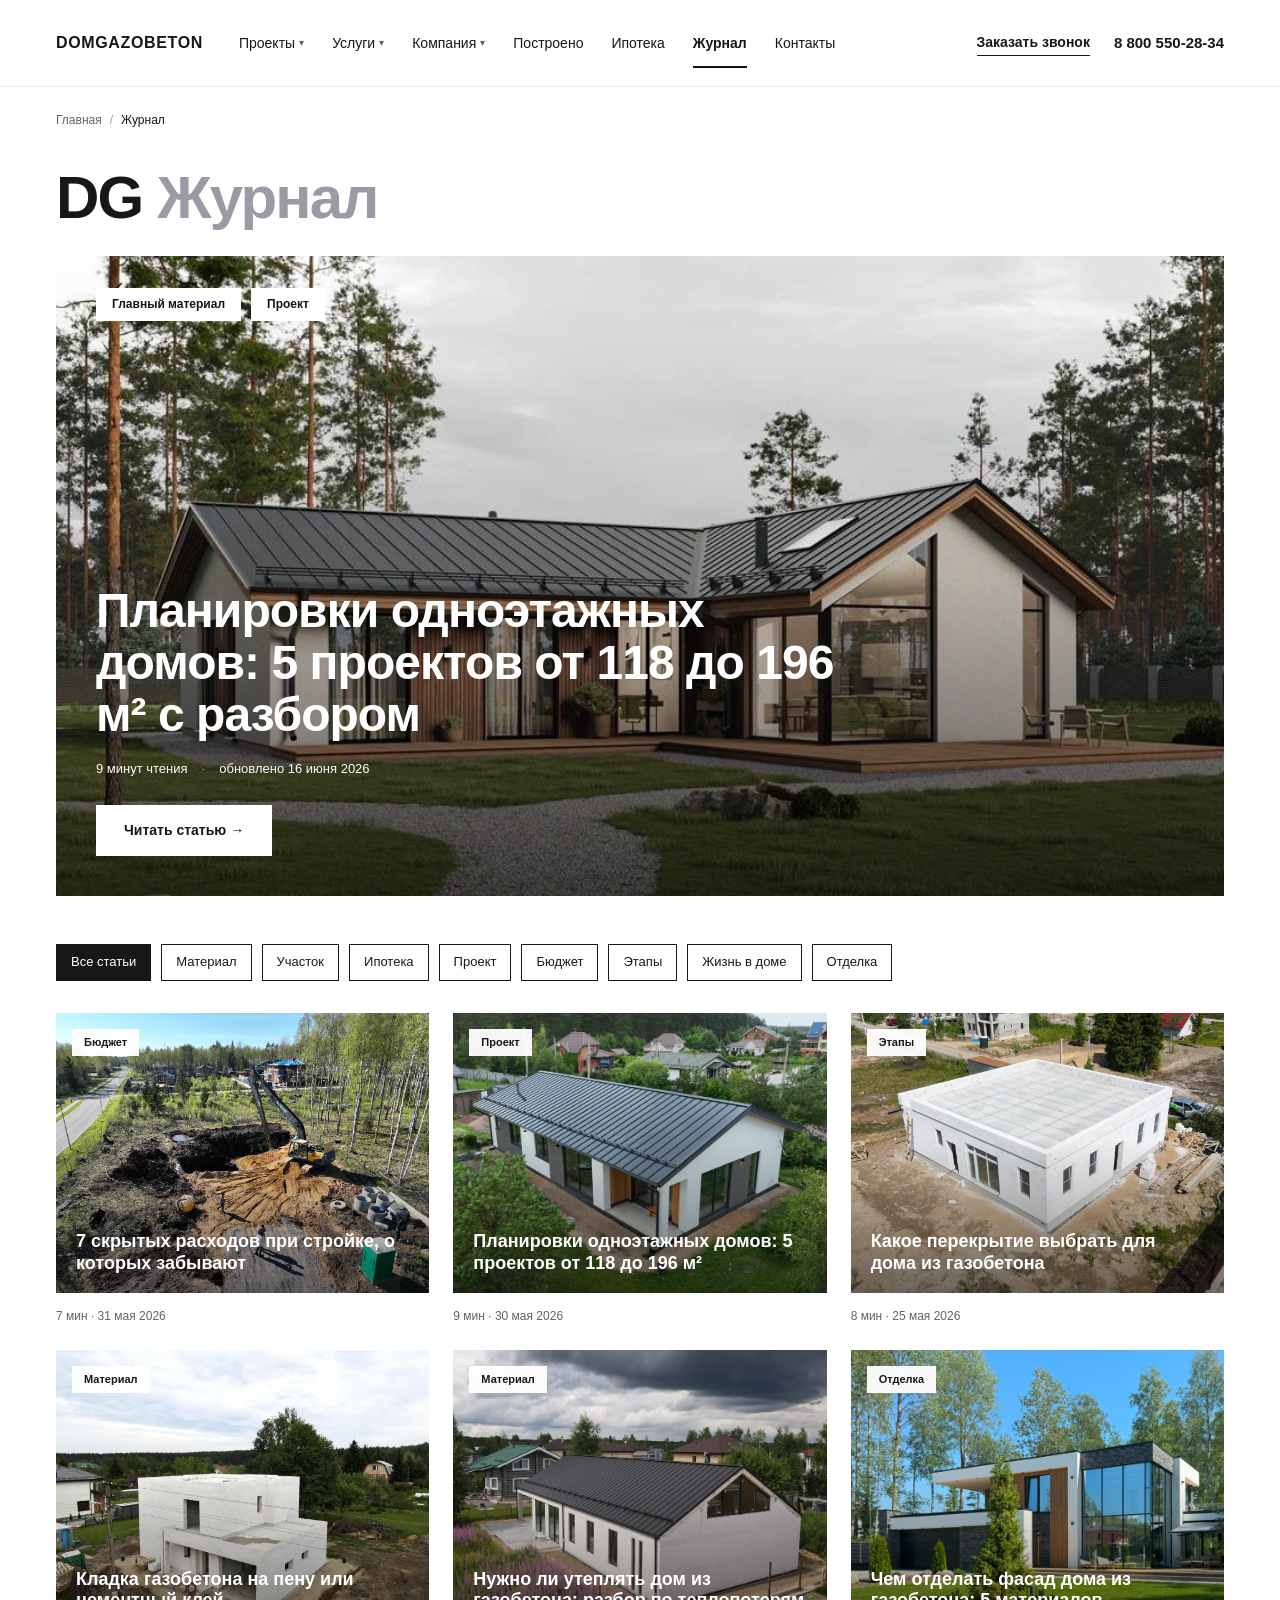
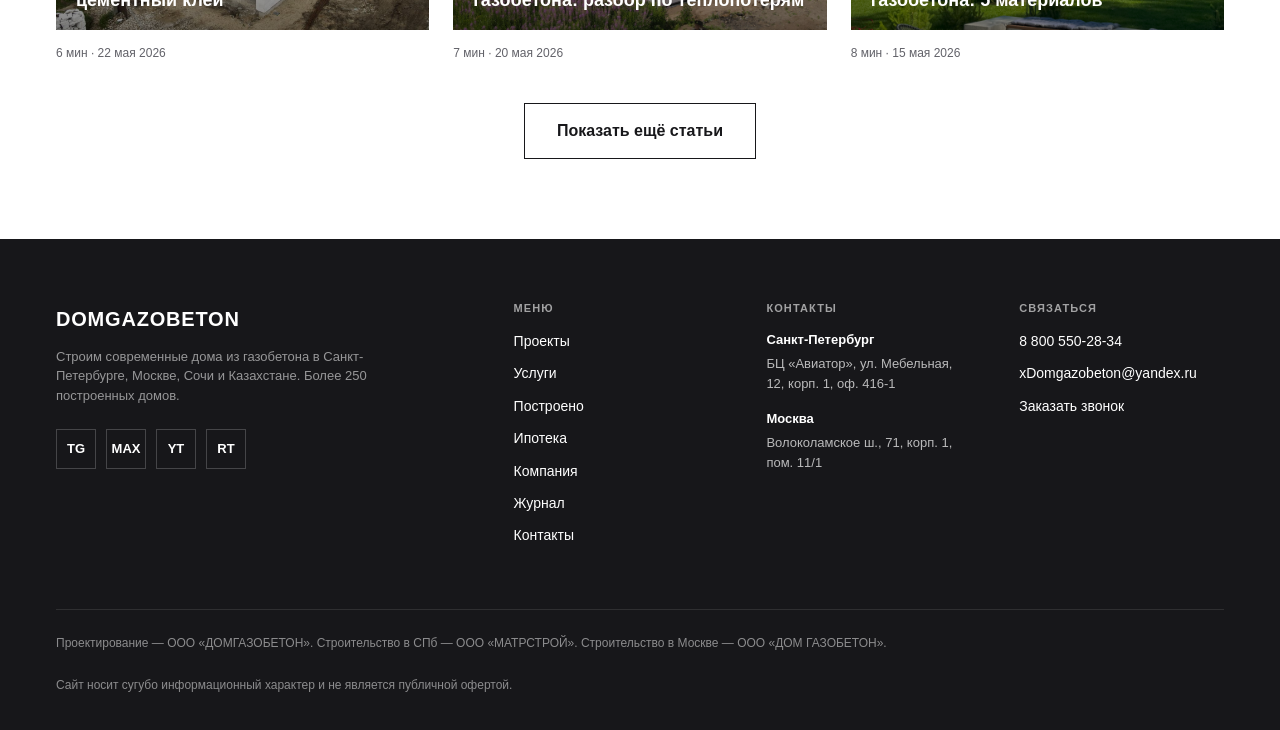
<file: index.html>
<!doctype html>
<html lang="ru">
<head>
<meta charset="utf-8">
<meta name="viewport" content="width=device-width, initial-scale=1">
<title>DG Журнал — domgazobeton.com</title>
<meta name="description" content="Журнал domgazobeton.com — практические разборы о доме из газобетона: материалы, ипотека, бюджет, этапы стройки, жизнь в готовом доме.">
<link rel="canonical" href="https://domgazobeton.com/journal">
<meta property="og:type" content="website">
<meta property="og:title" content="DG Журнал — domgazobeton.com">
<meta property="og:description" content="Практические разборы материалов, ипотеки, бюджета и этапов стройки от компании, построившей более 250 домов.">
<meta property="og:url" content="https://domgazobeton.com/journal">
<meta property="og:image" content="https://domgazobeton.com/journal/assets/img/journal-hero-new.jpg">
<meta property="og:locale" content="ru_RU">

<link rel="stylesheet" href="assets/css/tokens.css">
<link rel="stylesheet" href="assets/css/reset.css">
<link rel="stylesheet" href="assets/css/base.css">
<link rel="stylesheet" href="assets/css/header.css">
<link rel="stylesheet" href="assets/css/footer.css">
<link rel="stylesheet" href="assets/css/form.css">
<link rel="stylesheet" href="assets/css/journal.css">

<script type="application/ld+json">
{
  "@context":"https://schema.org",
  "@graph":[
    {
      "@type":"WebSite",
      "@id":"https://domgazobeton.com/#website",
      "url":"https://domgazobeton.com/",
      "name":"DOMGAZOBETON",
      "publisher":{"@id":"https://domgazobeton.com/#org"},
      "inLanguage":"ru-RU"
    },
    {
      "@type":"Organization",
      "@id":"https://domgazobeton.com/#org",
      "name":"DOMGAZOBETON",
      "url":"https://domgazobeton.com/",
      "logo":"https://domgazobeton.com/journal/assets/img/logo.svg",
      "telephone":"+7 800 550-28-34",
      "email":"xDomgazobeton@yandex.ru",
      "address":[
        {"@type":"PostalAddress","addressLocality":"Москва","streetAddress":"Волоколамское ш., 71, корп. 1, пом. 11/1","addressCountry":"RU"},
        {"@type":"PostalAddress","addressLocality":"Санкт-Петербург","streetAddress":"БЦ «Авиатор», ул. Мебельная, 12, корп. 1, оф. 416-1","addressCountry":"RU"}
      ]
    },
    {
      "@type":"CollectionPage",
      "@id":"https://domgazobeton.com/journal#page",
      "url":"https://domgazobeton.com/journal",
      "name":"DG Журнал",
      "description":"Практические разборы о доме из газобетона: материалы, ипотека, бюджет, этапы стройки, жизнь в доме.",
      "inLanguage":"ru-RU",
      "isPartOf":{"@id":"https://domgazobeton.com/#website"},
      "breadcrumb":{"@id":"https://domgazobeton.com/journal#crumbs"}
    },
    {
      "@type":"BreadcrumbList",
      "@id":"https://domgazobeton.com/journal#crumbs",
      "itemListElement":[
        {"@type":"ListItem","position":1,"name":"Главная","item":"https://domgazobeton.com/"},
        {"@type":"ListItem","position":2,"name":"Журнал","item":"https://domgazobeton.com/journal"}
      ]
    },
    {
      "@type":"ItemList",
      "name":"Свежие статьи журнала",
      "itemListOrder":"https://schema.org/ItemListOrderDescending",
      "itemListElement":[
        {"@type":"ListItem","position":1,"url":"https://domgazobeton.com/journal/planirovki-odnoetajnyh-domov","name":"Планировки одноэтажных домов: 5 проектов"},
        {"@type":"ListItem","position":2,"url":"https://domgazobeton.com/journal/skrytye-rashody-pri-stroitelstve","name":"7 скрытых расходов при стройке"},
        {"@type":"ListItem","position":3,"url":"https://domgazobeton.com/journal/perekrytie-dlya-gazobetona","name":"Какое перекрытие выбрать"},
        {"@type":"ListItem","position":4,"url":"https://domgazobeton.com/journal/kladka-na-penu-ili-cement","name":"Кладка на пену или цементный клей"},
        {"@type":"ListItem","position":5,"url":"https://domgazobeton.com/journal/nuzhno-li-uteplyat-dom-iz-gazobetona","name":"Нужно ли утеплять дом из газобетона"},
        {"@type":"ListItem","position":6,"url":"https://domgazobeton.com/journal/chem-otdelat-fasad-doma-iz-gazobetona","name":"Чем отделать фасад из газобетона"}
      ]
    }
  ]
}
</script>
</head>
<body>

<header class="site-header">
  <div class="site-header__inner">
    <a href="/" class="site-header__logo">DOMGAZOBETON</a>
    <nav class="nav" aria-label="Главное меню">
      <span class="nav__item">Проекты<span class="nav__caret">▾</span>
        <span class="nav__dropdown">
          <a href="/projects">Все проекты</a>
          <a href="/projects/popular">Популярные проекты</a>
          <a href="/projects/ready">Купить готовый дом</a>
        </span>
      </span>
      <span class="nav__item">Услуги<span class="nav__caret">▾</span>
        <span class="nav__dropdown">
          <a href="/services/design">Проектирование</a>
          <a href="/services/build">Строительство</a>
          <a href="/services/interior">Дизайн интерьеров</a>
          <a href="/services/engineering">Инженерные системы</a>
          <a href="/services/finishing">Отделка</a>
          <a href="/services/maintenance">Обслуживание дома</a>
        </span>
      </span>
      <span class="nav__item">Компания<span class="nav__caret">▾</span>
        <span class="nav__dropdown">
          <a href="/about">О нас</a>
          <a href="/about/excursion">Экскурсия в компанию</a>
          <a href="/about/merch">Мерч</a>
        </span>
      </span>
      <a href="/built" class="nav__item">Построено</a>
      <a href="/mortgage" class="nav__item">Ипотека</a>
      <a href="/journal" class="nav__item nav__item--active">Журнал</a>
      <a href="/contacts" class="nav__item">Контакты</a>
    </nav>
    <div class="site-header__cta">
      <a href="#call-form" class="site-header__cta-link">Заказать звонок</a>
      <a href="tel:+78005502834" class="site-header__phone">8 800 550-28-34</a>
    </div>
    <button class="burger" aria-label="Открыть меню" aria-controls="mobile-menu" aria-expanded="false">
      <span></span><span></span><span></span>
    </button>
  </div>
</header>

<aside id="mobile-menu" class="mobile-menu" aria-hidden="true">
  <div class="mobile-menu__top">
    <span class="site-header__logo">DOMGAZOBETON</span>
    <button class="mobile-menu__close" aria-label="Закрыть меню">✕</button>
  </div>
  <nav class="mobile-menu__list" aria-label="Мобильное меню">
    <a href="/projects">Проекты</a>
    <a href="/services">Услуги</a>
    <a href="/about">Компания</a>
    <a href="/built">Построено</a>
    <a href="/mortgage">Ипотека</a>
    <a href="/journal">Журнал</a>
    <a href="/contacts">Контакты</a>
  </nav>
  <div class="mobile-menu__foot">
    <a href="tel:+78005502834" class="mobile-menu__phone">8 800 550-28-34</a>
    <a href="#call-form" class="btn btn--primary">Заказать звонок</a>
  </div>
</aside>

<nav class="crumbs" aria-label="Хлебные крошки">
  <a href="/">Главная</a>
  <span class="crumbs__sep">/</span>
  <span class="crumbs__current">Журнал</span>
</nav>

<div class="journal-title-row">
  <h1 class="journal-title">DG <span class="echo">Журнал</span></h1>
</div>

<section class="journal-hero" aria-label="Главный материал">
  <a href="planirovki-odnoetajnyh-domov.html" class="journal-hero__inner">
    <img class="journal-hero__img"
         src="assets/img/journal-hero-new.jpg"
         srcset="assets/img/journal-hero-new.jpg 1680w"
         sizes="(max-width:480px) 100vw, (max-width:1023px) 100vw, 1280px"
         alt="Готовый дом DOMGAZOBETON">
    <div class="journal-hero__shade"></div>
    <div class="journal-hero__tags">
      <span class="journal-hero__tag">Главный материал</span>
      <span class="journal-hero__tag">Проект</span>
    </div>
    <div class="journal-hero__body">
      <h2 class="journal-hero__title">Планировки одноэтажных домов: 5 проектов от 118 до 196 м² с разбором</h2>
      <div class="journal-hero__meta">
        <span>9 минут чтения</span>
        <span class="journal-hero__meta-sep">·</span>
        <span>обновлено 16 июня 2026</span>
      </div>
      <span class="journal-hero__cta">Читать статью →</span>
    </div>
  </a>
</section>

<div class="journal-chips" role="tablist" aria-label="Рубрики журнала">
  <button class="chip chip--active" role="tab" aria-selected="true" data-rubric="">Все статьи</button>
  <button class="chip" role="tab" data-rubric="Материал">Материал</button>
  <button class="chip" role="tab" data-rubric="Участок">Участок</button>
  <button class="chip" role="tab" data-rubric="Ипотека">Ипотека</button>
  <button class="chip" role="tab" data-rubric="Проект">Проект</button>
  <button class="chip" role="tab" data-rubric="Бюджет">Бюджет</button>
  <button class="chip" role="tab" data-rubric="Этапы">Этапы</button>
  <button class="chip" role="tab" data-rubric="Жизнь в доме">Жизнь в доме</button>
  <button class="chip" role="tab" data-rubric="Отделка">Отделка</button>
</div>

<div class="journal-grid-wrap">
  <div class="journal-grid">

    <a class="card" href="skrytye-rashody-pri-stroitelstve.html" data-rubric="Бюджет" aria-label="7 скрытых расходов при строительстве дома">
      <div class="card__media">
        <img class="card__img" src="assets/img/rashody-01-uchastok.png" alt="Скрытые расходы при стройке" loading="lazy" decoding="async">
        <div class="card__shade"></div>
        <span class="card__rubric">Бюджет</span>
        <div class="card__title-overlay">7 скрытых расходов при стройке, о которых забывают</div>
      </div>
      <div class="card__meta">7 мин · 31 мая 2026</div>
    </a>

    <a class="card" href="planirovki-odnoetajnyh-domov.html" data-rubric="Проект" aria-label="Планировки одноэтажных домов: 5 проектов">
      <div class="card__media">
        <img class="card__img" src="assets/img/planirovki-01-hero.png" alt="Планировки одноэтажных домов DG" loading="lazy" decoding="async">
        <div class="card__shade"></div>
        <span class="card__rubric">Проект</span>
        <div class="card__title-overlay">Планировки одноэтажных домов: 5 проектов от 118 до 196 м²</div>
      </div>
      <div class="card__meta">9 мин · 30 мая 2026</div>
    </a>

    <a class="card" href="perekrytie-dlya-gazobetona.html" data-rubric="Этапы" aria-label="Какое перекрытие выбрать для дома из газобетона">
      <div class="card__media">
        <img class="card__img" src="assets/img/perekrytie-01-hero.png" alt="Перекрытие в доме из газобетона" loading="lazy" decoding="async">
        <div class="card__shade"></div>
        <span class="card__rubric">Этапы</span>
        <div class="card__title-overlay">Какое перекрытие выбрать для дома из газобетона</div>
      </div>
      <div class="card__meta">8 мин · 25 мая 2026</div>
    </a>

    <a class="card" href="kladka-na-penu-ili-cement.html" data-rubric="Материал" aria-label="Кладка газобетона на пену или цементный клей">
      <div class="card__media">
        <img class="card__img" src="assets/img/klej-01-hero.png" alt="Кладка газобетона" loading="lazy" decoding="async">
        <div class="card__shade"></div>
        <span class="card__rubric">Материал</span>
        <div class="card__title-overlay">Кладка газобетона на пену или цементный клей</div>
      </div>
      <div class="card__meta">6 мин · 22 мая 2026</div>
    </a>

    <a class="card" href="utep-doma-iz-gazobetona.html" data-rubric="Материал" aria-label="Нужно ли утеплять дом из газобетона">
      <div class="card__media">
        <img class="card__img" src="assets/img/utep-01-hero.png" alt="Утепление дома из газобетона" loading="lazy" decoding="async">
        <div class="card__shade"></div>
        <span class="card__rubric">Материал</span>
        <div class="card__title-overlay">Нужно ли утеплять дом из газобетона: разбор по теплопотерям</div>
      </div>
      <div class="card__meta">7 мин · 20 мая 2026</div>
    </a>

    <a class="card" href="fasad-gazobetona.html" data-rubric="Отделка" aria-label="Чем отделать фасад дома из газобетона">
      <div class="card__media">
        <img class="card__img" src="assets/img/fasad-01-hero.png" alt="Фасад дома из газобетона" loading="lazy" decoding="async">
        <div class="card__shade"></div>
        <span class="card__rubric">Отделка</span>
        <div class="card__title-overlay">Чем отделать фасад дома из газобетона: 5 материалов</div>
      </div>
      <div class="card__meta">8 мин · 15 мая 2026</div>
    </a>

  </div>

  <div class="journal-more">
    <button class="btn btn--lg" type="button">Показать ещё статьи</button>
  </div>
</div>

<div class="journal-bottom-pad"></div>

<footer class="site-footer">
  <div class="site-footer__inner">
    <div class="site-footer__grid">
      <div>
        <div class="site-footer__brand-name">DOMGAZOBETON</div>
        <div class="site-footer__brand-desc">Строим современные дома из газобетона в Санкт-Петербурге, Москве, Сочи и Казахстане. Более 250 построенных домов.</div>
        <div class="site-footer__socials" style="margin-top:24px">
          <a href="https://t.me/domgazobeton" aria-label="Telegram">TG</a>
          <a href="https://max.ru/domgazobeton" aria-label="Max">MAX</a>
          <a href="https://youtube.com/@domgazobeton" aria-label="YouTube">YT</a>
          <a href="https://rutube.ru/channel/domgazobeton" aria-label="RuTube">RT</a>
        </div>
      </div>
      <div class="site-footer__col">
        <h4>Меню</h4>
        <ul>
          <li><a href="/projects">Проекты</a></li>
          <li><a href="/services">Услуги</a></li>
          <li><a href="/built">Построено</a></li>
          <li><a href="/mortgage">Ипотека</a></li>
          <li><a href="/about">Компания</a></li>
          <li><a href="/journal">Журнал</a></li>
          <li><a href="/contacts">Контакты</a></li>
        </ul>
      </div>
      <div class="site-footer__col">
        <h4>Контакты</h4>
        <div class="site-footer__address">
          <strong>Санкт-Петербург</strong>
          БЦ «Авиатор», ул. Мебельная, 12, корп. 1, оф. 416-1
        </div>
        <div class="site-footer__address">
          <strong>Москва</strong>
          Волоколамское ш., 71, корп. 1, пом. 11/1
        </div>
      </div>
      <div class="site-footer__col">
        <h4>Связаться</h4>
        <ul>
          <li><a href="tel:+78005502834">8 800 550-28-34</a></li>
          <li><a href="mailto:xDomgazobeton@yandex.ru">xDomgazobeton@yandex.ru</a></li>
          <li><a href="#call-form">Заказать звонок</a></li>
        </ul>
      </div>
    </div>
    <div class="site-footer__legal">
      <p>Проектирование — ООО «ДОМГАЗОБЕТОН». Строительство в СПб — ООО «МАТРСТРОЙ». Строительство в Москве — ООО «ДОМ ГАЗОБЕТОН».</p>
      <p>Сайт носит сугубо информационный характер и не является публичной офертой.</p>
    </div>
  </div>
</footer>

<script src="assets/js/menu.js" defer></script>
<script src="assets/js/form.js" defer></script>
<script>
(function(){
  var chips = document.querySelectorAll('.journal-chips .chip');
  var cards = document.querySelectorAll('.journal-grid .card');
  if(!chips.length || !cards.length) return;
  chips.forEach(function(chip){
    chip.addEventListener('click', function(){
      var rubric = chip.getAttribute('data-rubric') || '';
      chips.forEach(function(c){ c.classList.remove('chip--active'); c.setAttribute('aria-selected','false'); });
      chip.classList.add('chip--active');
      chip.setAttribute('aria-selected','true');
      cards.forEach(function(card){
        var cardRubric = card.getAttribute('data-rubric') || '';
        card.style.display = (!rubric || cardRubric === rubric) ? '' : 'none';
      });
    });
  });
})();
</script>
</body>
</html>
</file>
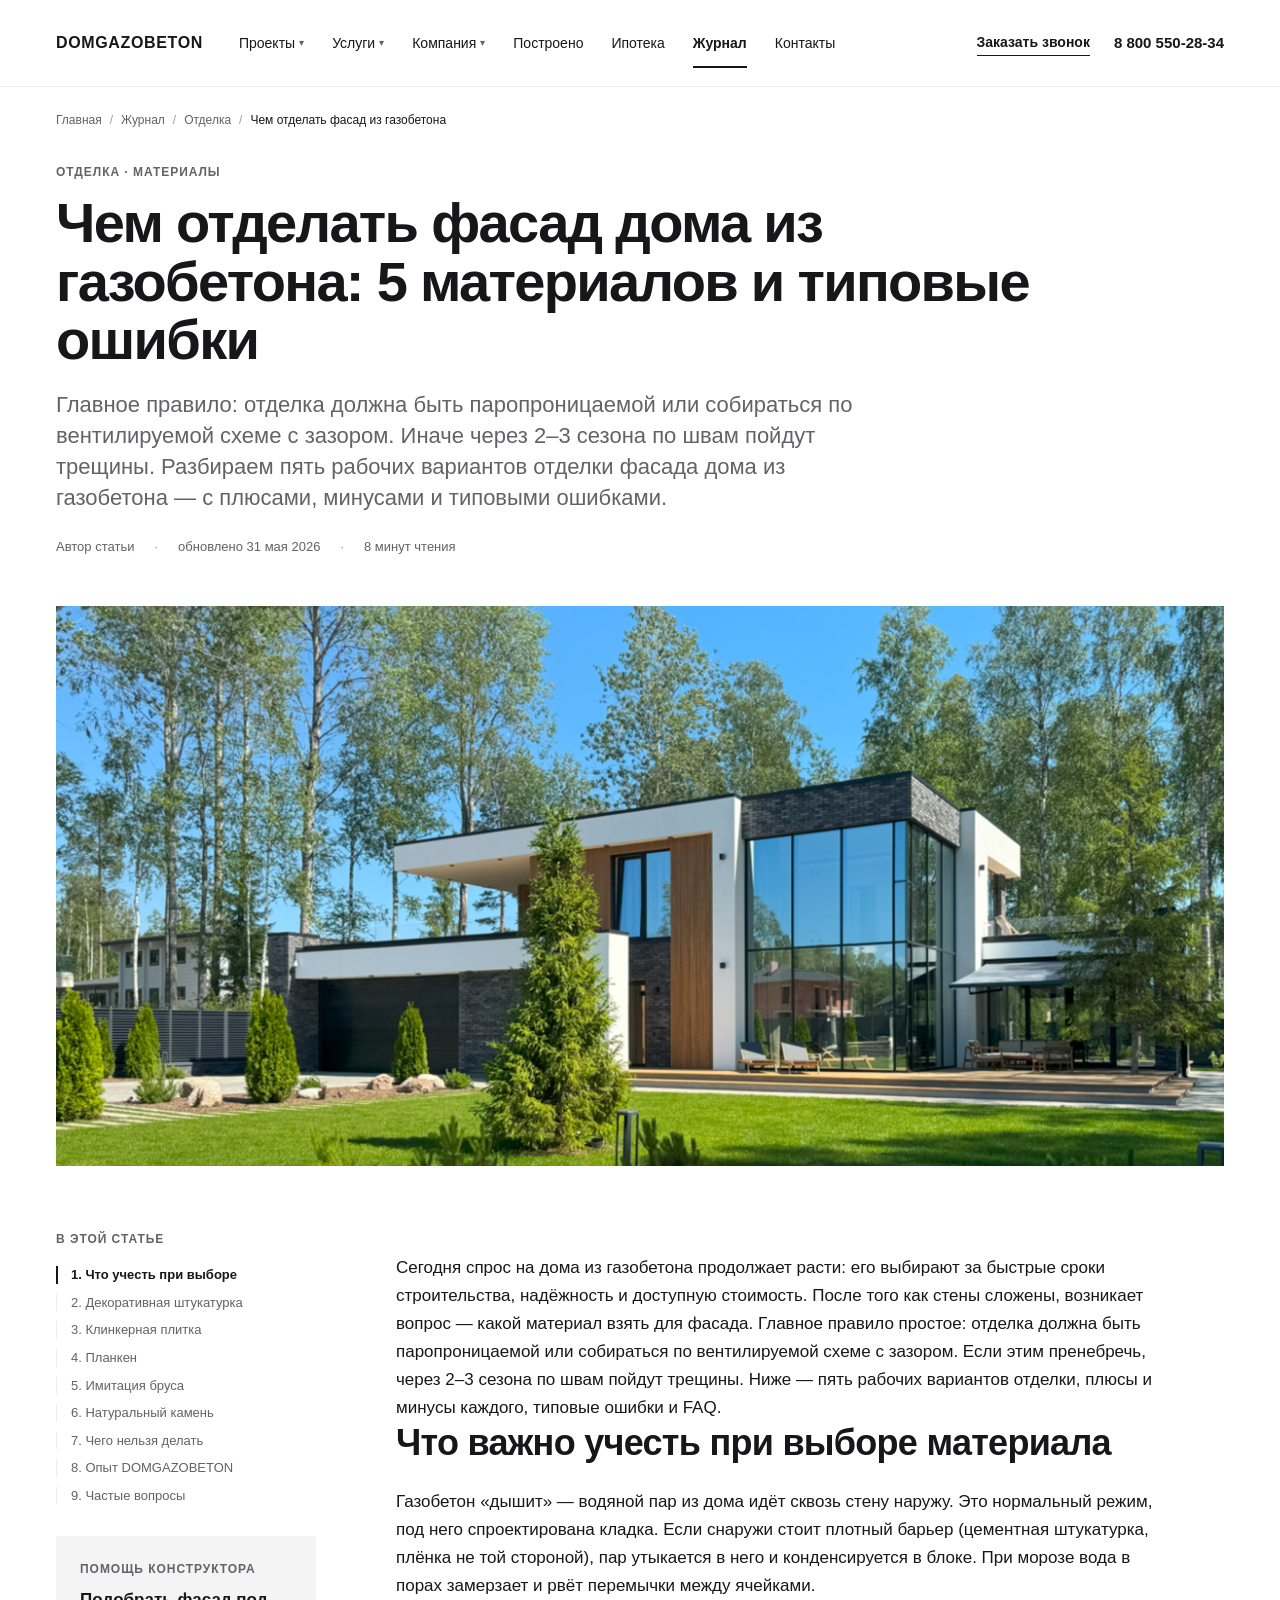
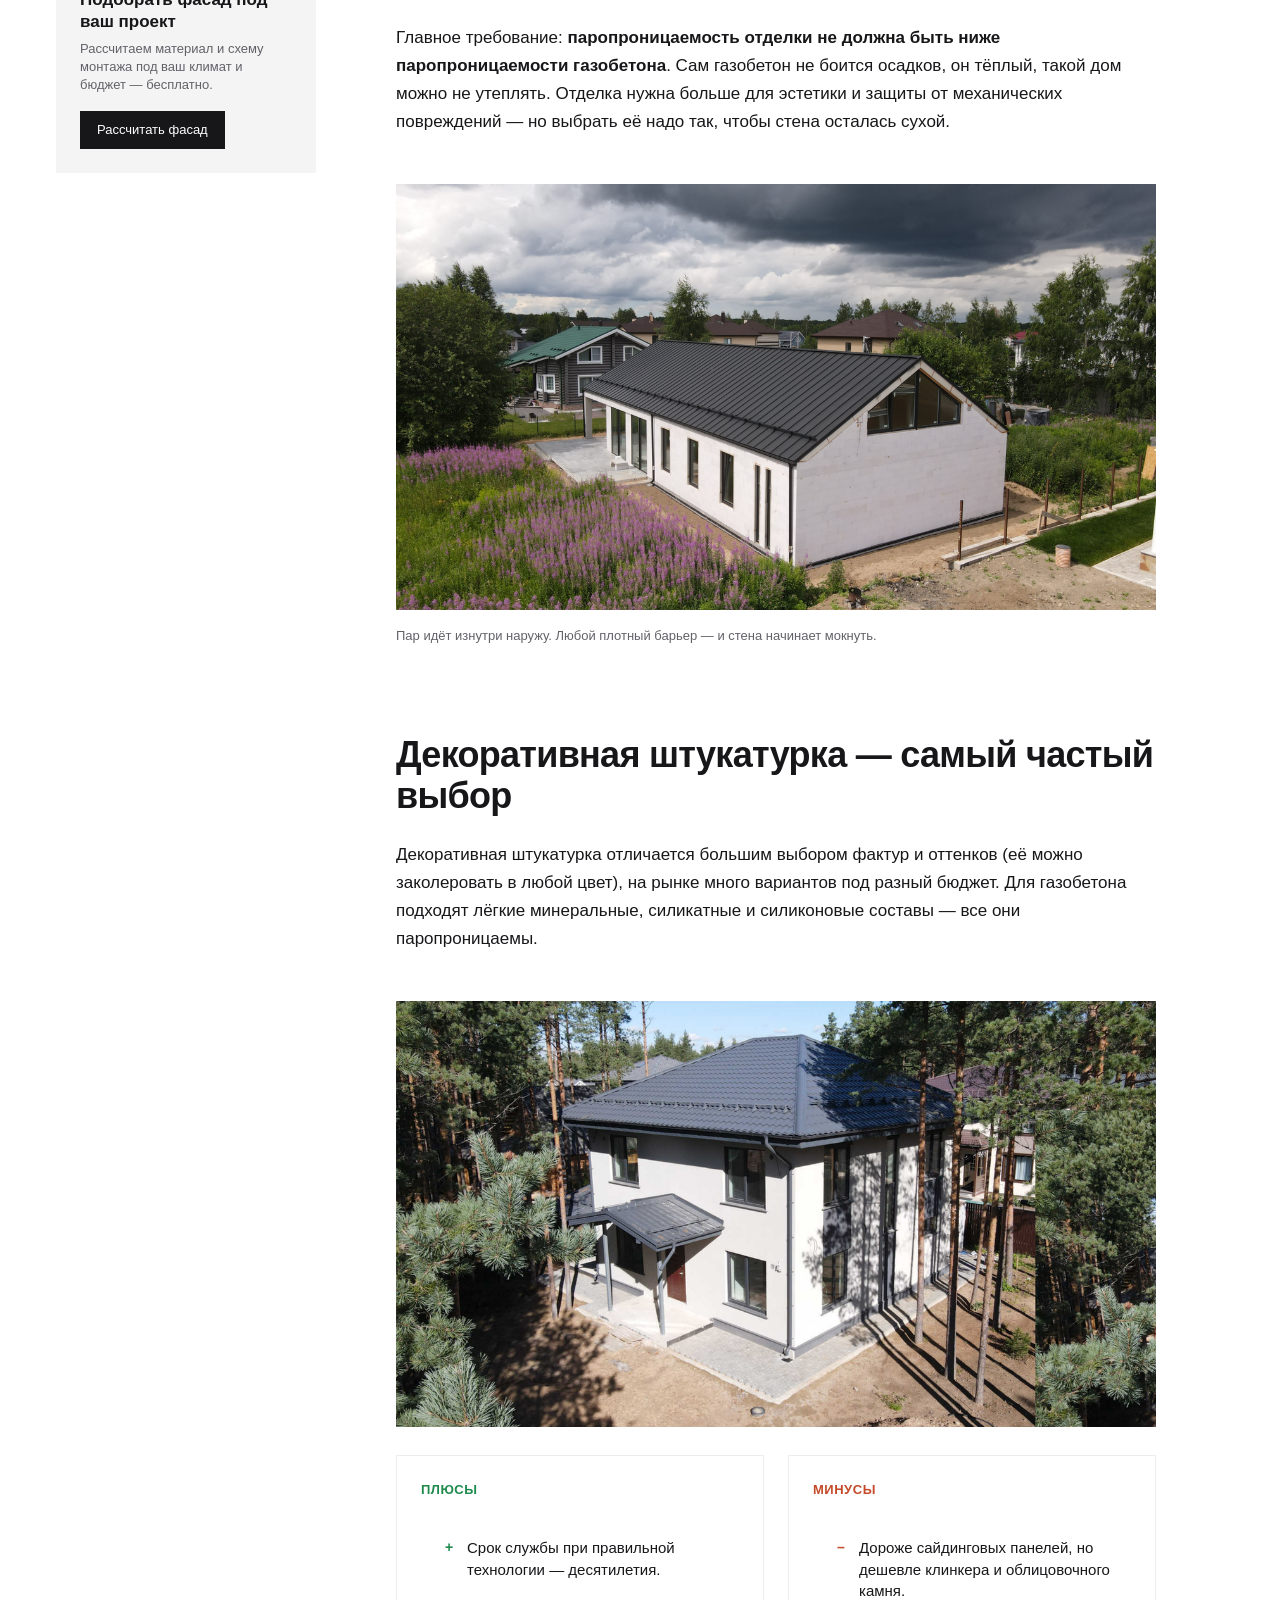
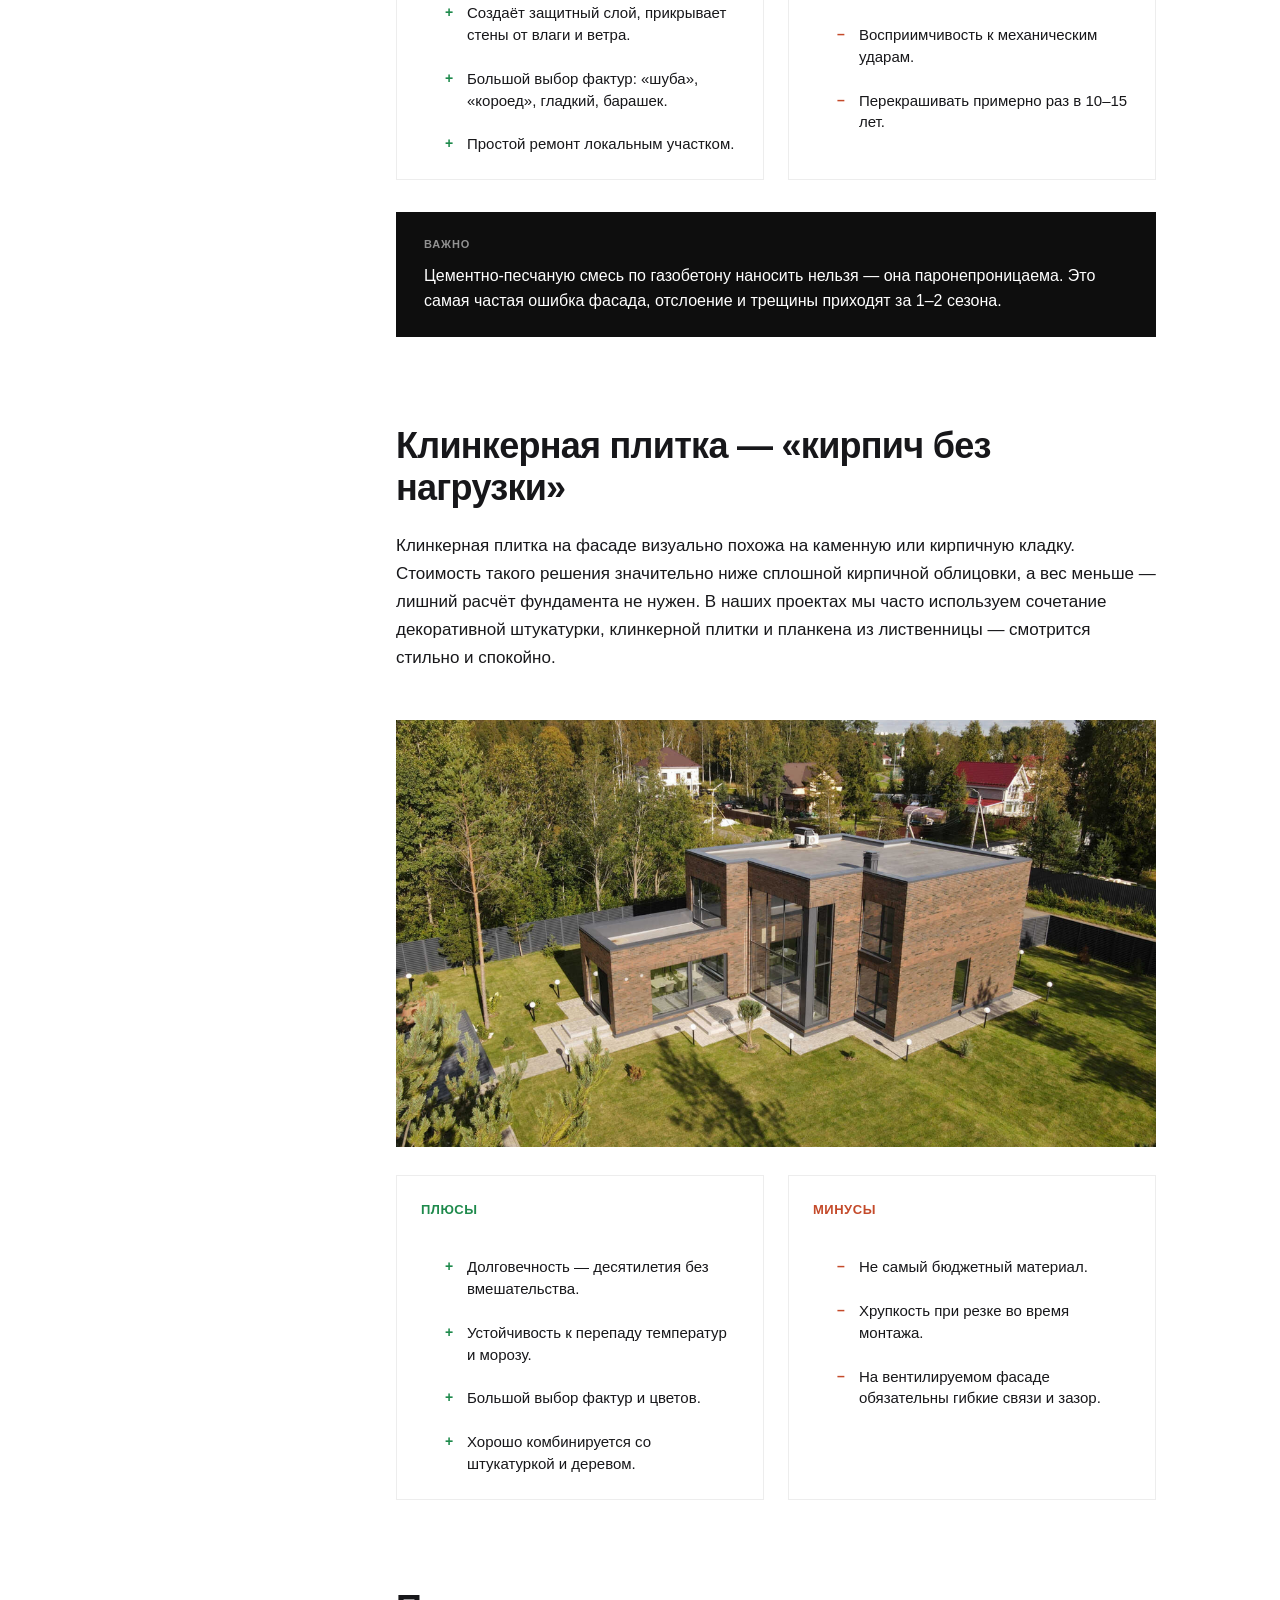
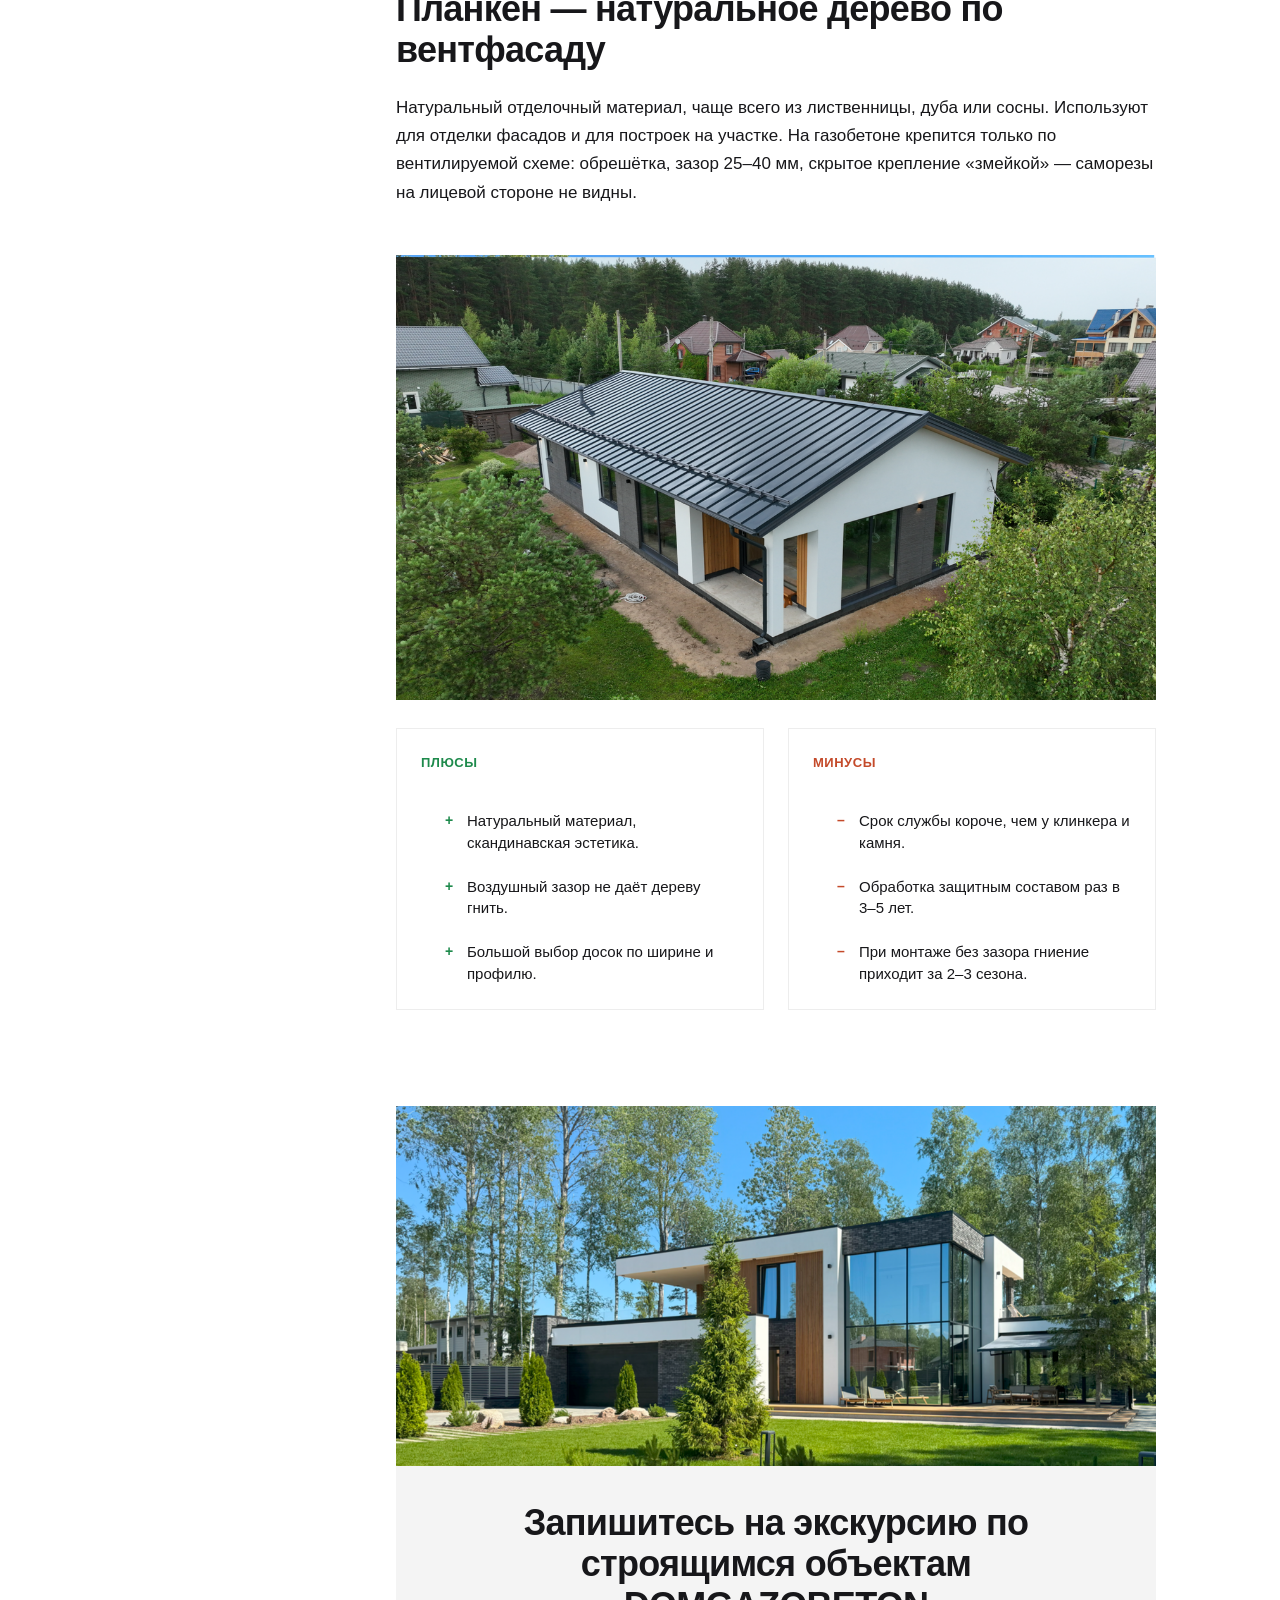
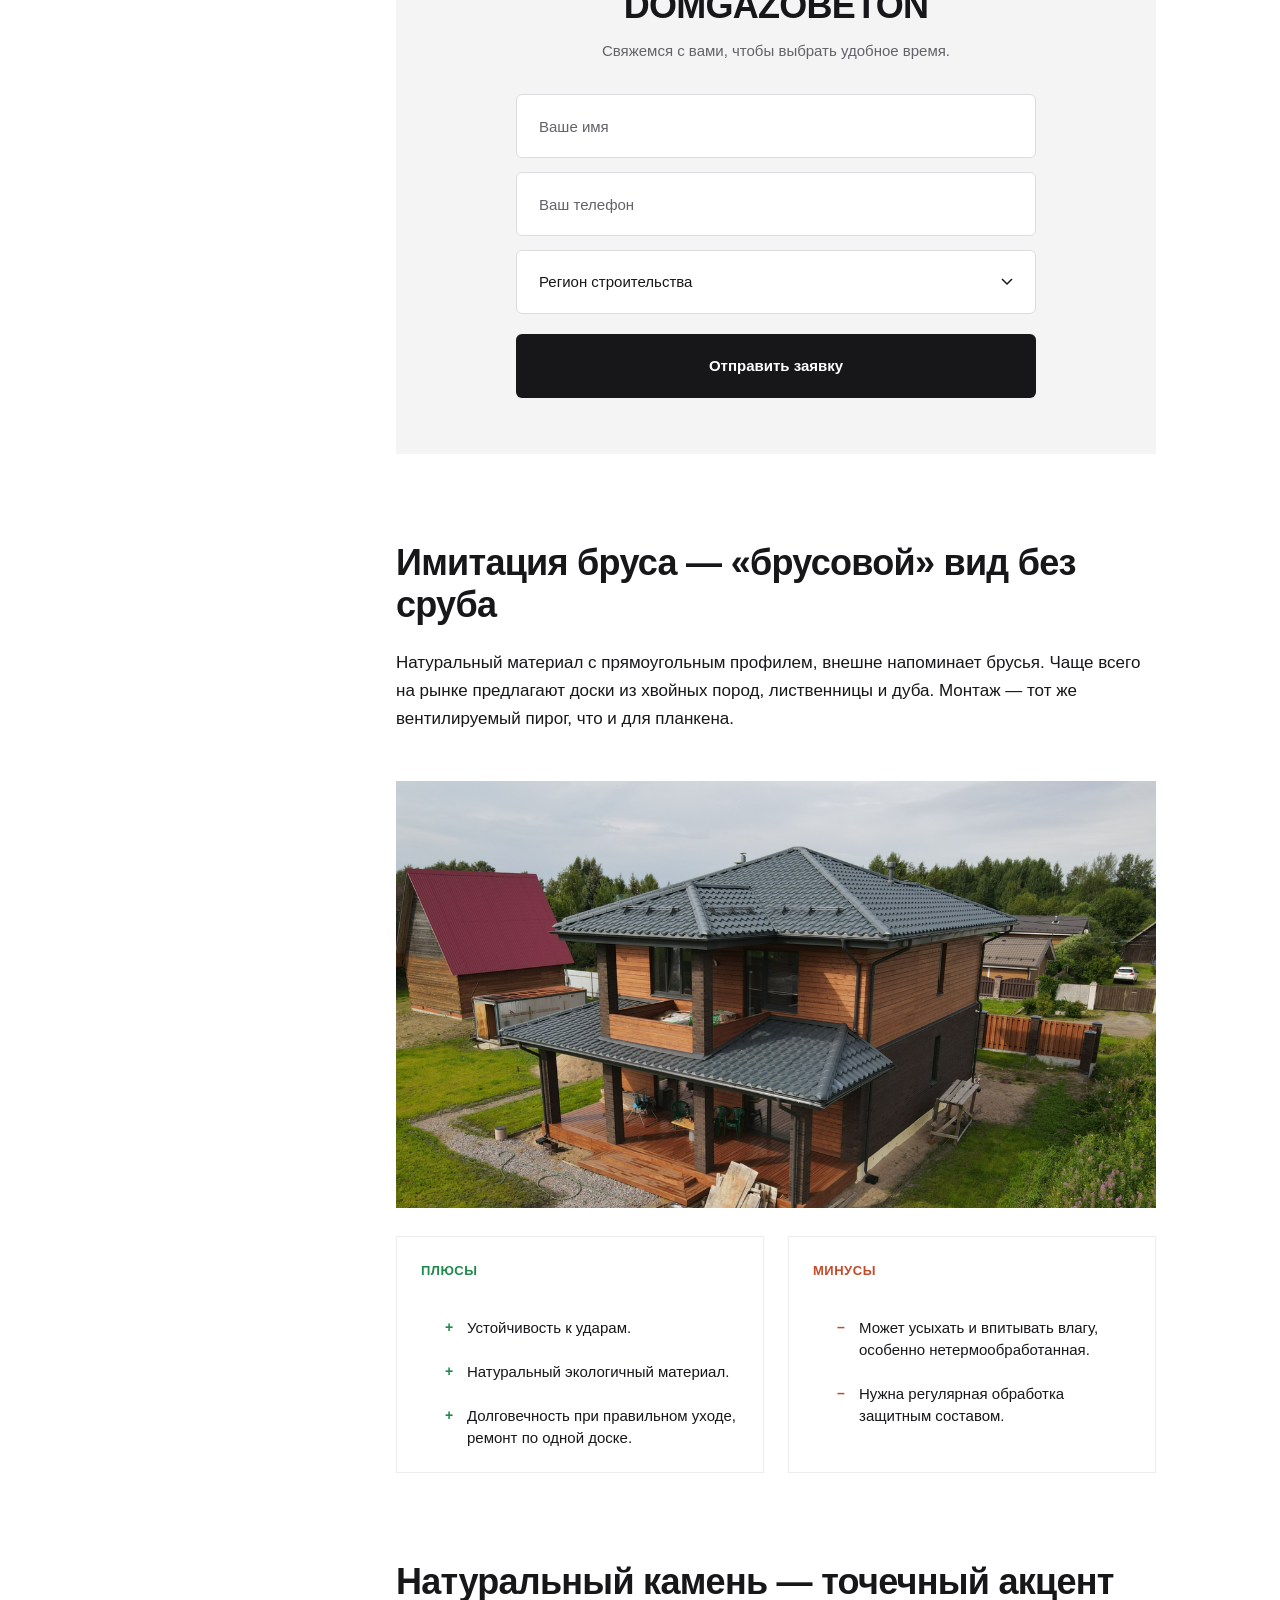
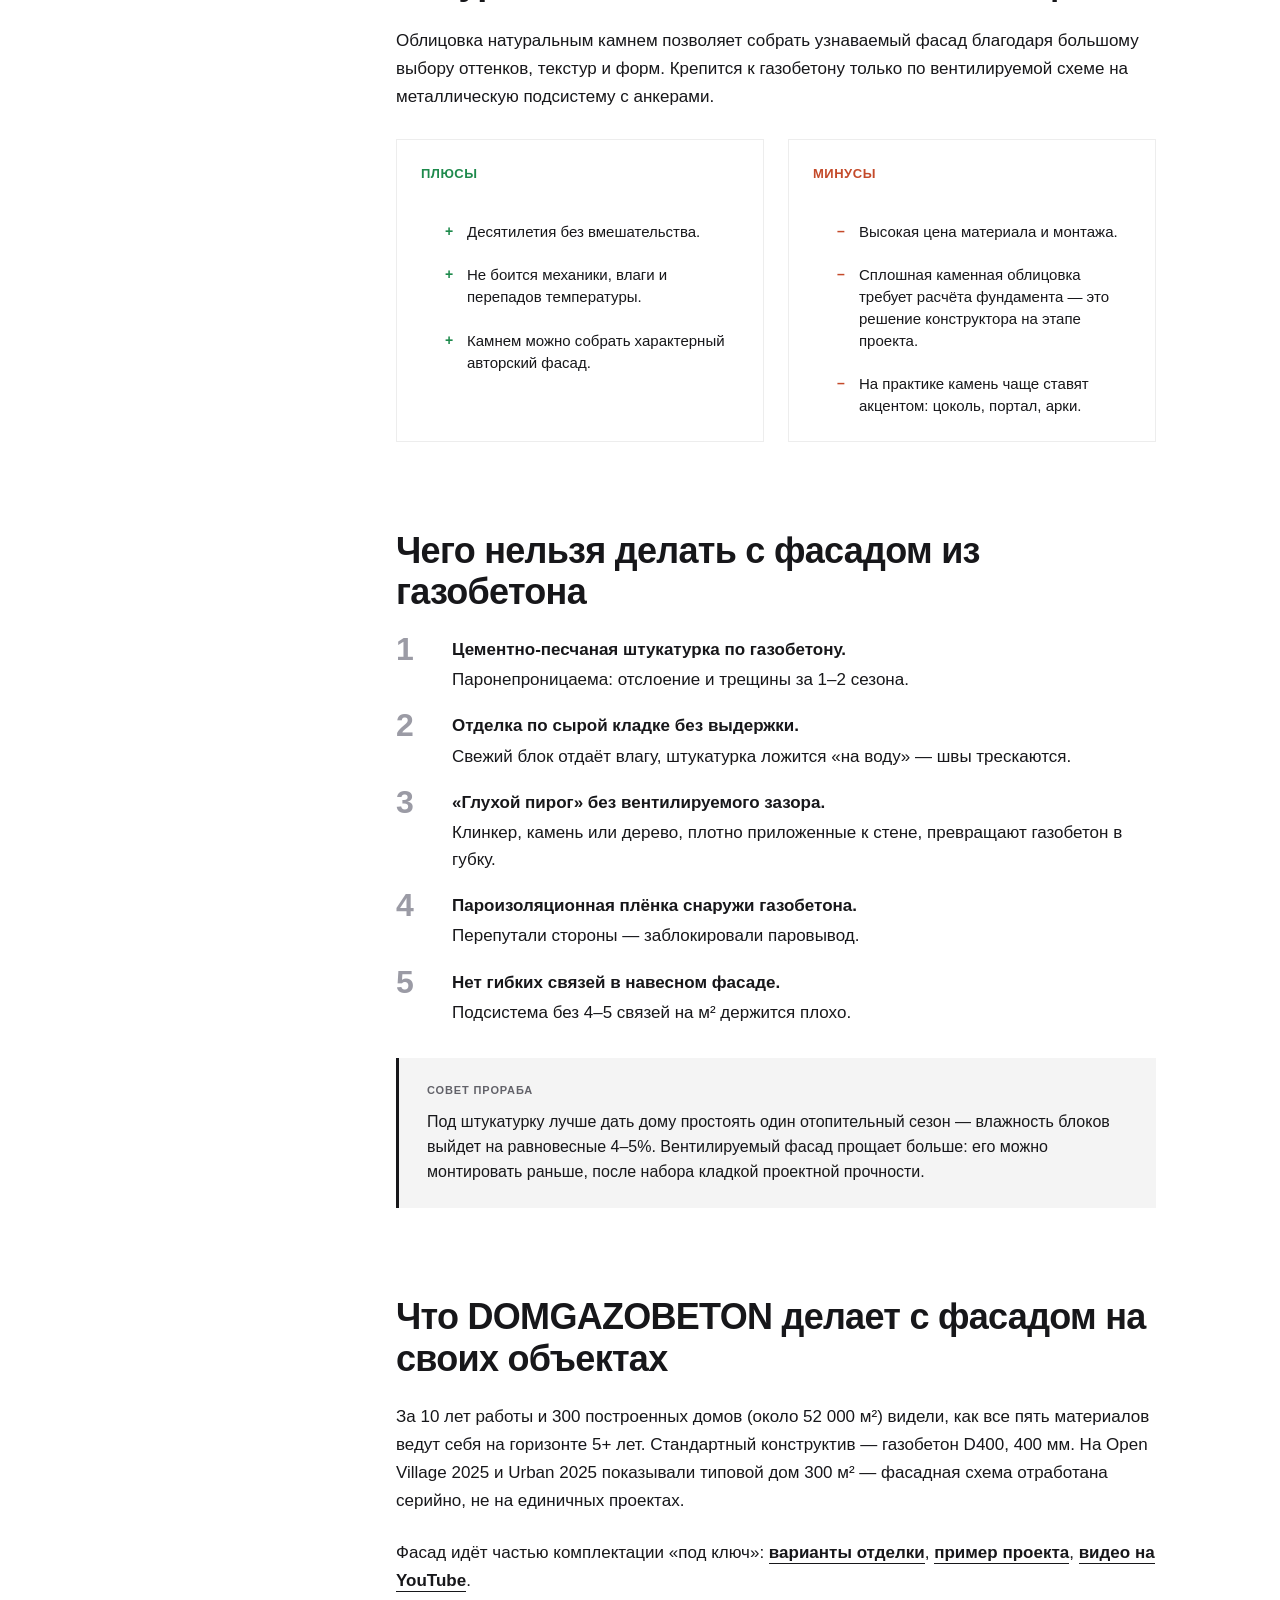
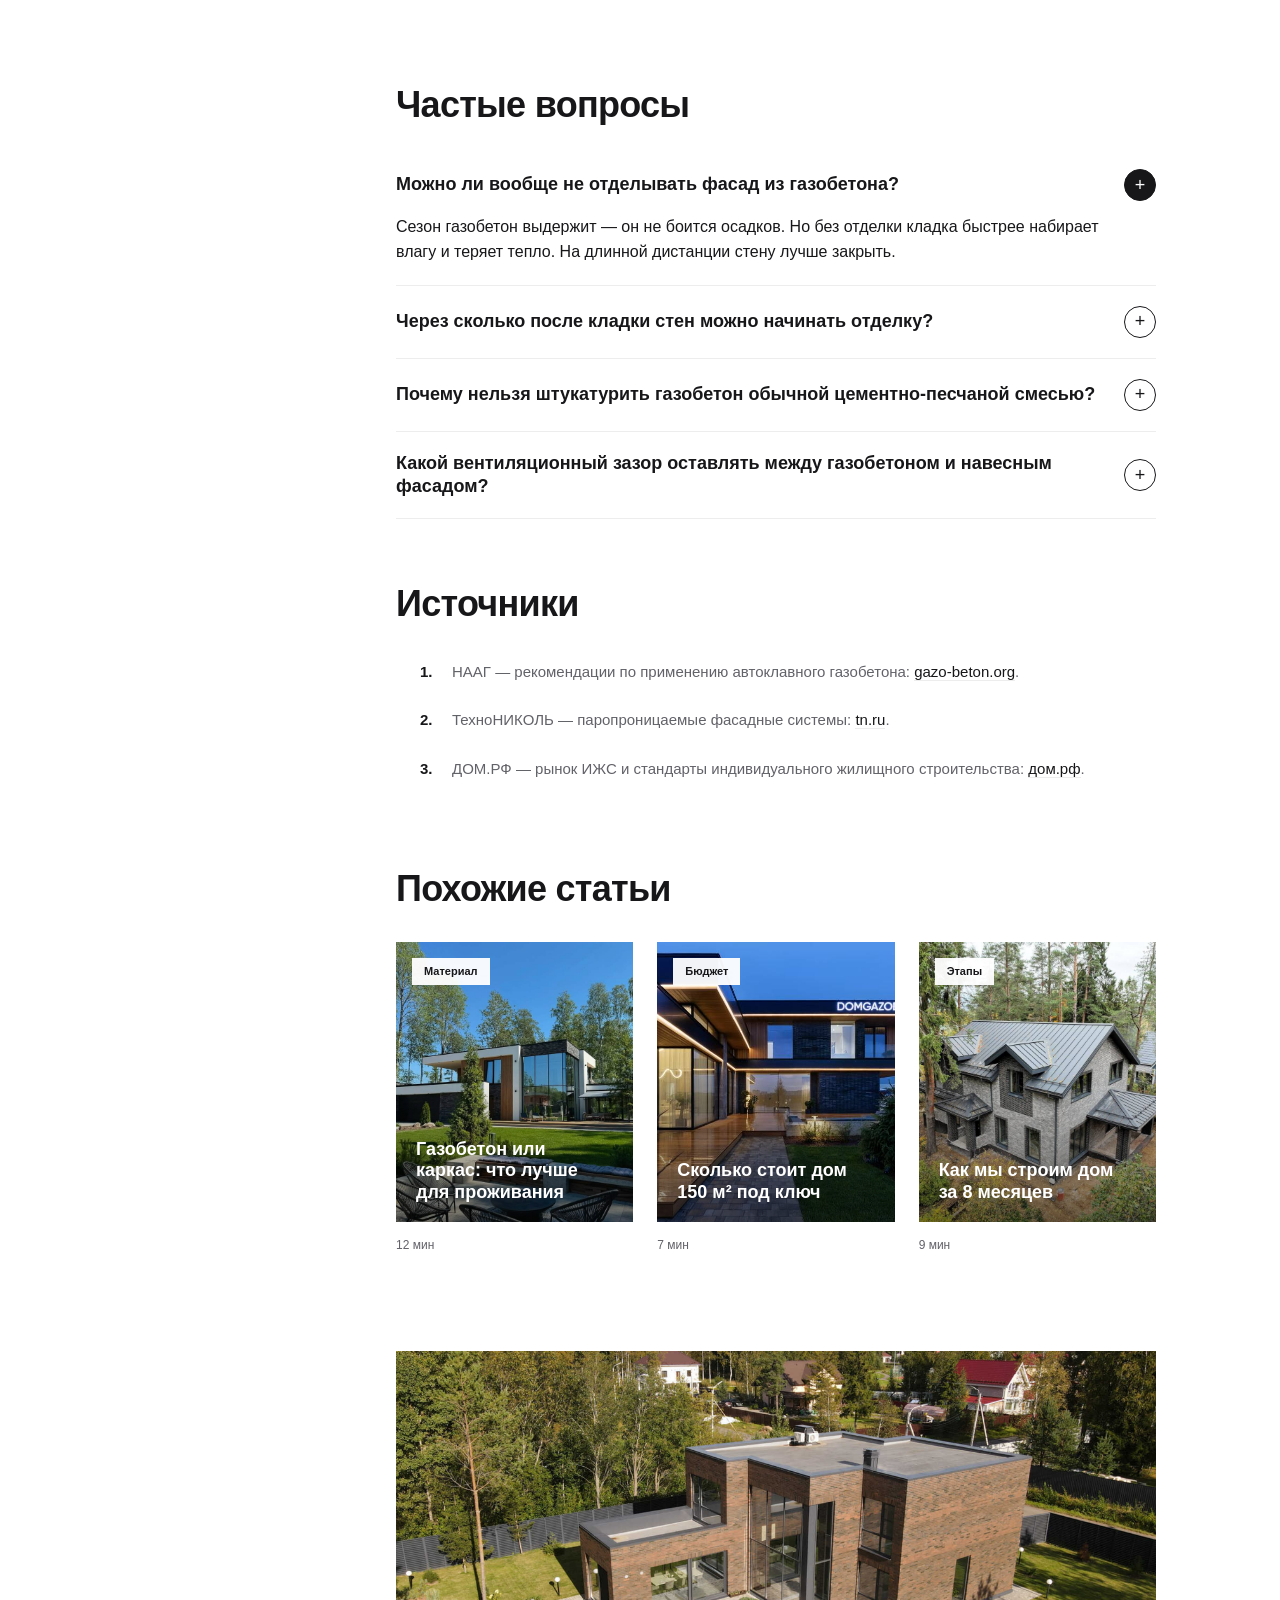
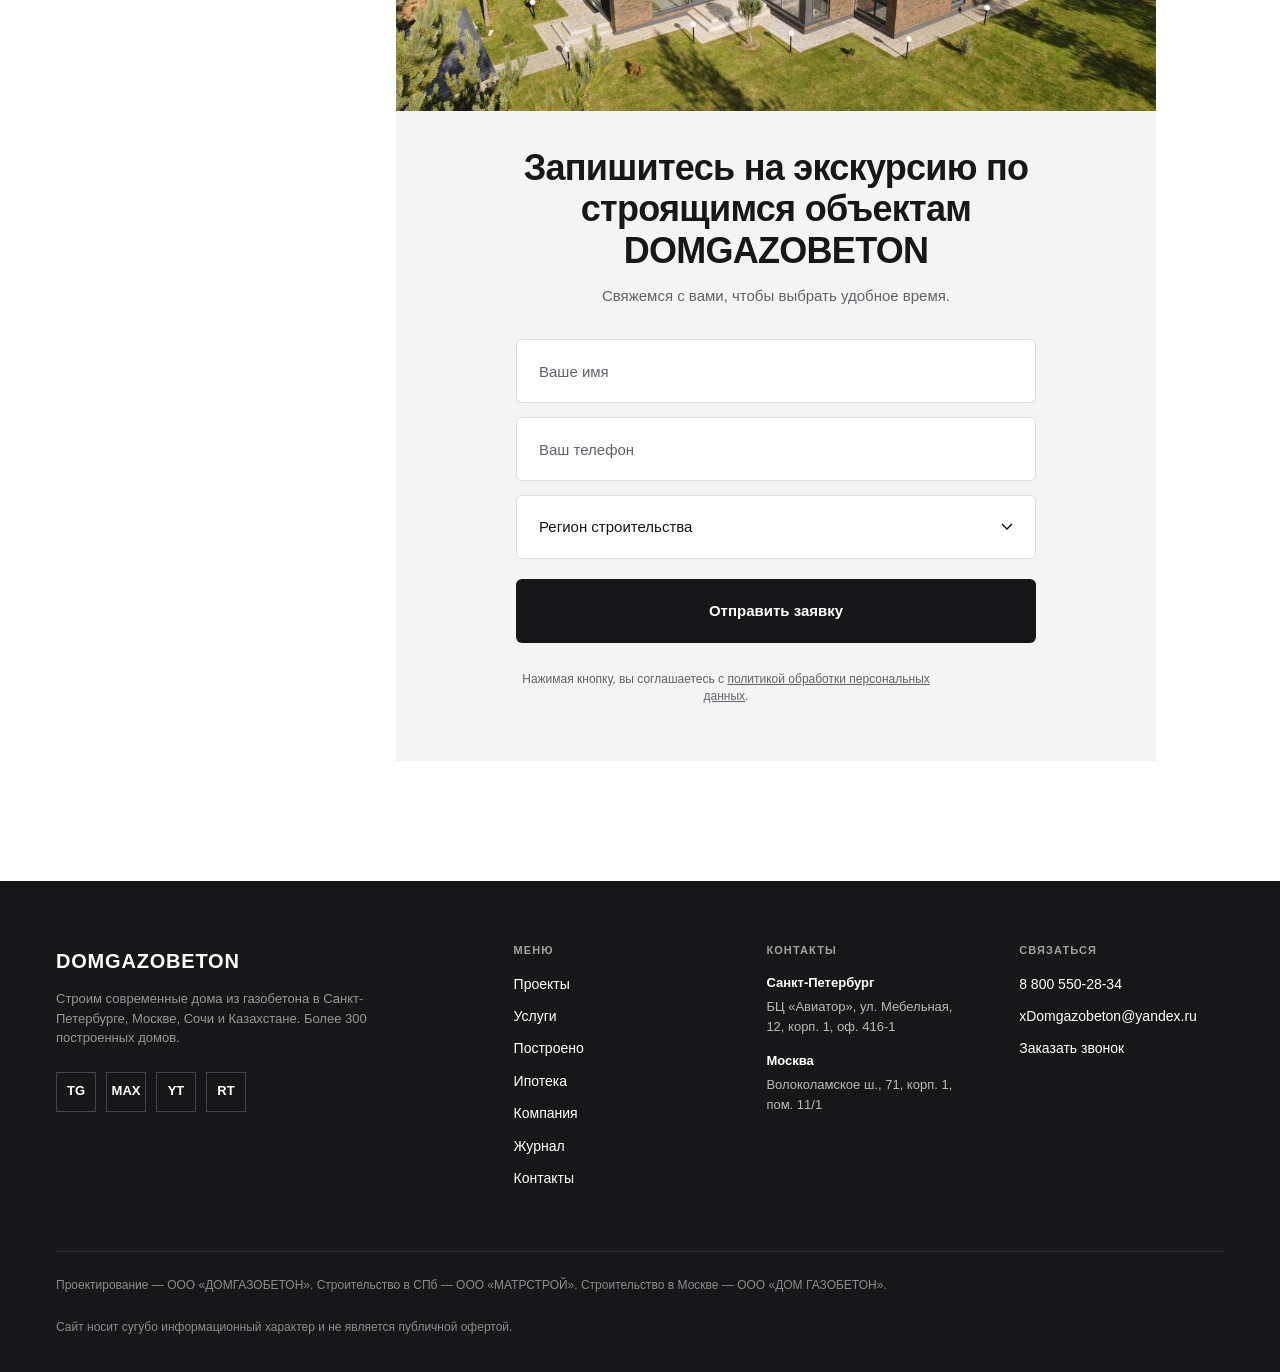
<file: fasad-gazobetona.html>
<!doctype html>
<html lang="ru">
<head>
<meta charset="utf-8">
<meta name="viewport" content="width=device-width, initial-scale=1">
<title>Чем отделать фасад дома из газобетона: 5 материалов и типовые ошибки — DG Журнал</title>
<meta name="description" content="Чем отделать фасад дома из газобетона: декоративная штукатурка, клинкерная плитка, планкен, имитация бруса, натуральный камень. Плюсы, минусы, типовые ошибки. На опыте 300 построенных домов DOMGAZOBETON.">
<link rel="canonical" href="https://domgazobeton.com/journal/chem-otdelat-fasad-doma-iz-gazobetona">
<meta property="og:type" content="article">
<meta property="og:title" content="Чем отделать фасад дома из газобетона: 5 материалов и типовые ошибки">
<meta property="og:description" content="Сравнение пяти рабочих материалов отделки фасада дома из газобетона. Плюсы, минусы, типовые ошибки и FAQ от конструктора DOMGAZOBETON.">
<meta property="og:url" content="https://domgazobeton.com/journal/chem-otdelat-fasad-doma-iz-gazobetona">
<meta property="og:image" content="https://domgazobeton.com/journal/assets/img/fasad-01-hero.png">
<meta property="article:published_time" content="2026-05-15T10:00:00+03:00">
<meta property="article:modified_time" content="2026-05-31T12:00:00+03:00">
<meta property="article:author" content="DOMGAZOBETON">
<meta property="article:section" content="Отделка">
<meta property="og:locale" content="ru_RU">

<link rel="stylesheet" href="assets/css/tokens.css">
<link rel="stylesheet" href="assets/css/reset.css">
<link rel="stylesheet" href="assets/css/base.css">
<link rel="stylesheet" href="assets/css/header.css">
<link rel="stylesheet" href="assets/css/footer.css">
<link rel="stylesheet" href="assets/css/form.css">
<link rel="stylesheet" href="assets/css/journal.css">
<link rel="stylesheet" href="assets/css/article.css">
<link rel="stylesheet" href="assets/css/modal.css">

<style>
  .callout{
    background:var(--surface);
    padding:24px 28px;
    margin-top:32px;
    border-left:3px solid var(--ink);
  }
  .callout--important{background:var(--accent-bg);color:#fff;border-left:0}
  .callout--important .callout__label{color:rgba(255,255,255,0.55)}
  .callout__label{
    font-size:11px;font-weight:600;letter-spacing:0.08em;text-transform:uppercase;
    color:var(--muted);margin-bottom:10px;
  }
  .callout p{margin-top:10px;font-size:16px;line-height:1.55;color:inherit}
  .callout p:first-child{margin-top:0}

  .pros-cons{margin-top:28px;display:grid;grid-template-columns:1fr 1fr;gap:24px}
  .pros-cons__col{padding:24px;border:1.5px solid var(--line)}
  .pros-cons__title{
    font-size:13px;font-weight:700;letter-spacing:0.04em;text-transform:uppercase;
    margin-bottom:14px;
  }
  .pros-cons__title--plus{color:#1E8A4C}
  .pros-cons__title--minus{color:#C44A2A}
  .pros-cons__list{list-style:none;padding:0;margin:0;display:flex;flex-direction:column;gap:10px}
  .pros-cons__list li{padding-left:22px;position:relative;font-size:15px;line-height:1.45}
  .pros-cons__list li::before{position:absolute;left:0;top:0;font-weight:700;font-size:14px}
  .pros-cons__list--plus li::before{content:'+';color:#1E8A4C}
  .pros-cons__list--minus li::before{content:'–';color:#C44A2A}

  .article-content ol.numbered-list{
    counter-reset:n;list-style:none;padding:0;margin-top:24px;
    display:flex;flex-direction:column;gap:20px;
  }
  .article-content ol.numbered-list li{
    counter-increment:n;
    padding-left:56px;position:relative;
    font-size:17px;line-height:1.55;margin-top:0;
  }
  .article-content ol.numbered-list li::before{
    content:counter(n);
    position:absolute;left:0;top:-4px;
    font-size:32px;font-weight:800;color:var(--echo);
    letter-spacing:-0.02em;line-height:1;
    width:40px;
  }
  .article-content ol.numbered-list li strong{display:block;margin-bottom:4px}

  .sources-list{margin-top:24px;padding-left:0;list-style:none;display:flex;flex-direction:column;gap:14px;counter-reset:s}
  .sources-list li{counter-increment:s;padding-left:32px;position:relative;font-size:15px;line-height:1.5;color:var(--muted)}
  .sources-list li::before{content:counter(s)'.';position:absolute;left:0;top:0;font-weight:700;color:var(--ink)}
  .sources-list a{color:var(--ink);border-bottom:1px solid var(--line)}
  .sources-list a:hover{border-bottom-color:var(--ink)}

  @media (max-width:1023px){
    .pros-cons{grid-template-columns:1fr;gap:16px}
    .pros-cons__col{padding:18px}
    .callout{padding:18px 22px}
  }
</style>

<script type="application/ld+json">
{
  "@context":"https://schema.org",
  "@graph":[
    {
      "@type":"Organization",
      "@id":"https://domgazobeton.com/#org",
      "name":"DOMGAZOBETON",
      "url":"https://domgazobeton.com/",
      "telephone":"+7 800 550-28-34",
      "email":"xDomgazobeton@yandex.ru"
    },
    {
      "@type":"Article",
      "@id":"https://domgazobeton.com/journal/chem-otdelat-fasad-doma-iz-gazobetona#article",
      "isPartOf":{"@id":"https://domgazobeton.com/journal/chem-otdelat-fasad-doma-iz-gazobetona#page"},
      "mainEntityOfPage":{"@id":"https://domgazobeton.com/journal/chem-otdelat-fasad-doma-iz-gazobetona#page"},
      "headline":"Чем отделать фасад дома из газобетона: 5 материалов и типовые ошибки",
      "description":"Сравнение пяти рабочих материалов отделки фасада дома из газобетона: декоративная штукатурка, клинкерная плитка, планкен, имитация бруса, натуральный камень. Плюсы, минусы, типовые ошибки и FAQ.",
      "image":{
        "@type":"ImageObject",
        "url":"https://domgazobeton.com/journal/assets/img/fasad-01-hero.png",
        "width":1200,
        "height":675
      },
      "datePublished":"2026-05-15T10:00:00+03:00",
      "dateModified":"2026-05-31T12:00:00+03:00",
      "author":{"@type":"Organization","@id":"https://domgazobeton.com/#org"},
      "publisher":{"@id":"https://domgazobeton.com/#org"},
      "articleSection":"Отделка",
      "inLanguage":"ru-RU"
    },
    {
      "@type":"WebPage",
      "@id":"https://domgazobeton.com/journal/chem-otdelat-fasad-doma-iz-gazobetona#page",
      "url":"https://domgazobeton.com/journal/chem-otdelat-fasad-doma-iz-gazobetona",
      "name":"Чем отделать фасад дома из газобетона",
      "breadcrumb":{"@id":"https://domgazobeton.com/journal/chem-otdelat-fasad-doma-iz-gazobetona#crumbs"},
      "inLanguage":"ru-RU"
    },
    {
      "@type":"BreadcrumbList",
      "@id":"https://domgazobeton.com/journal/chem-otdelat-fasad-doma-iz-gazobetona#crumbs",
      "itemListElement":[
        {"@type":"ListItem","position":1,"name":"Главная","item":"https://domgazobeton.com/"},
        {"@type":"ListItem","position":2,"name":"Журнал","item":"https://domgazobeton.com/journal"},
        {"@type":"ListItem","position":3,"name":"Отделка","item":"https://domgazobeton.com/journal?rubric=otdelka"},
        {"@type":"ListItem","position":4,"name":"Чем отделать фасад из газобетона"}
      ]
    },
    {
      "@type":"FAQPage",
      "@id":"https://domgazobeton.com/journal/chem-otdelat-fasad-doma-iz-gazobetona#faq",
      "mainEntity":[
        {"@type":"Question","name":"Можно ли вообще не отделывать фасад из газобетона?","acceptedAnswer":{"@type":"Answer","text":"Сезон газобетон выдержит — он не боится осадков. Но без отделки кладка быстрее набирает влагу и теряет тепло. На длинной дистанции стену лучше закрыть."}},
        {"@type":"Question","name":"Через сколько после кладки стен можно начинать отделку?","acceptedAnswer":{"@type":"Answer","text":"Под штукатурку — минимум один отопительный сезон, чтобы блоки вышли на равновесные 4–5% влажности. Вентилируемый фасад монтируют раньше, после набора кладкой проектной прочности."}},
        {"@type":"Question","name":"Почему нельзя штукатурить газобетон обычной цементно-песчаной смесью?","acceptedAnswer":{"@type":"Answer","text":"ЦПС не пропускает пар. Влага конденсируется внутри блока, при морозе расширяется — трещины за 1–2 зимы. Нужна паропроницаемая силикатная, силиконовая или лёгкая минеральная штукатурка."}},
        {"@type":"Question","name":"Какой вентиляционный зазор оставлять между газобетоном и навесным фасадом?","acceptedAnswer":{"@type":"Answer","text":"Минимум 25–40 мм. Меньше — циркуляция недостаточна, влага не выводится. Для отдельных систем зазор делают и больше — это зависит от подсистемы."}}
      ]
    }
  ]
}
</script>
</head>
<body>

<header class="site-header">
  <div class="site-header__inner">
    <a href="/" class="site-header__logo">DOMGAZOBETON</a>
    <nav class="nav" aria-label="Главное меню">
      <span class="nav__item">Проекты<span class="nav__caret">▾</span>
        <span class="nav__dropdown">
          <a href="/projects">Все проекты</a>
          <a href="/projects/popular">Популярные проекты</a>
          <a href="/projects/ready">Купить готовый дом</a>
        </span>
      </span>
      <span class="nav__item">Услуги<span class="nav__caret">▾</span>
        <span class="nav__dropdown">
          <a href="/services/design">Проектирование</a>
          <a href="/services/build">Строительство</a>
          <a href="/services/interior">Дизайн интерьеров</a>
          <a href="/services/engineering">Инженерные системы</a>
          <a href="/services/finishing">Отделка</a>
          <a href="/services/maintenance">Обслуживание дома</a>
        </span>
      </span>
      <span class="nav__item">Компания<span class="nav__caret">▾</span>
        <span class="nav__dropdown">
          <a href="/about">О нас</a>
          <a href="/about/excursion">Экскурсия в компанию</a>
          <a href="/about/merch">Мерч</a>
        </span>
      </span>
      <a href="/built" class="nav__item">Построено</a>
      <a href="/mortgage" class="nav__item">Ипотека</a>
      <a href="/journal" class="nav__item nav__item--active">Журнал</a>
      <a href="/contacts" class="nav__item">Контакты</a>
    </nav>
    <div class="site-header__cta">
      <a href="#call-form" class="site-header__cta-link">Заказать звонок</a>
      <a href="tel:+78005502834" class="site-header__phone">8 800 550-28-34</a>
    </div>
    <button class="burger" aria-label="Открыть меню" aria-controls="mobile-menu" aria-expanded="false">
      <span></span><span></span><span></span>
    </button>
  </div>
</header>

<aside id="mobile-menu" class="mobile-menu" aria-hidden="true">
  <div class="mobile-menu__top">
    <span class="site-header__logo">DOMGAZOBETON</span>
    <button class="mobile-menu__close" aria-label="Закрыть меню">✕</button>
  </div>
  <nav class="mobile-menu__list" aria-label="Мобильное меню">
    <a href="/projects">Проекты</a>
    <a href="/services">Услуги</a>
    <a href="/about">Компания</a>
    <a href="/built">Построено</a>
    <a href="/mortgage">Ипотека</a>
    <a href="/journal">Журнал</a>
    <a href="/contacts">Контакты</a>
  </nav>
  <div class="mobile-menu__foot">
    <a href="tel:+78005502834" class="mobile-menu__phone">8 800 550-28-34</a>
    <a href="#call-form" class="btn btn--primary">Заказать звонок</a>
  </div>
</aside>

<nav class="crumbs" aria-label="Хлебные крошки">
  <a href="/">Главная</a>
  <span class="crumbs__sep">/</span>
  <a href="/journal">Журнал</a>
  <span class="crumbs__sep">/</span>
  <a href="/journal?rubric=otdelka">Отделка</a>
  <span class="crumbs__sep">/</span>
  <span class="crumbs__current">Чем отделать фасад из газобетона</span>
</nav>

<header class="article-hero">
  <div class="label article-hero__rubric">Отделка · Материалы</div>
  <h1 class="article-hero__title">Чем отделать фасад дома из газобетона: 5 материалов и типовые ошибки</h1>
  <p class="article-hero__lead">Главное правило: отделка должна быть паропроницаемой или собираться по вентилируемой схеме с зазором. Иначе через 2–3 сезона по швам пойдут трещины. Разбираем пять рабочих вариантов отделки фасада дома из газобетона — с плюсами, минусами и типовыми ошибками.</p>
  <div class="article-hero__meta">
    <span>Автор статьи</span>
    <span class="article-hero__meta-sep">·</span>
    <time datetime="2026-05-31">обновлено 31 мая 2026</time>
    <span class="article-hero__meta-sep">·</span>
    <span>8 минут чтения</span>
  </div>
</header>

<div class="article-cover-wrap">
  <img class="article-cover" src="assets/img/fasad-01-hero.png" alt="Фасад дома из газобетона DOMGAZOBETON" loading="eager" decoding="async">
</div>

<div class="article-layout">

  <aside class="article-toc" aria-label="Оглавление">
    <div class="label article-toc__label">В этой статье</div>
    <ul class="article-toc__list">
      <li class="article-toc__item is-active" data-target="sec-intro"><a href="#sec-intro">1. Что учесть при выборе</a></li>
      <li class="article-toc__item" data-target="sec-shtukaturka"><a href="#sec-shtukaturka">2. Декоративная штукатурка</a></li>
      <li class="article-toc__item" data-target="sec-klinker"><a href="#sec-klinker">3. Клинкерная плитка</a></li>
      <li class="article-toc__item" data-target="sec-planken"><a href="#sec-planken">4. Планкен</a></li>
      <li class="article-toc__item" data-target="sec-imitatsiya"><a href="#sec-imitatsiya">5. Имитация бруса</a></li>
      <li class="article-toc__item" data-target="sec-kamen"><a href="#sec-kamen">6. Натуральный камень</a></li>
      <li class="article-toc__item" data-target="sec-oshibki"><a href="#sec-oshibki">7. Чего нельзя делать</a></li>
      <li class="article-toc__item" data-target="sec-dg"><a href="#sec-dg">8. Опыт DOMGAZOBETON</a></li>
      <li class="article-toc__item" data-target="sec-faq"><a href="#sec-faq">9. Частые вопросы</a></li>
    </ul>

    <div class="article-side-cta">
      <div class="label article-side-cta__label">Помощь конструктора</div>
      <div class="article-side-cta__title">Подобрать фасад под ваш проект</div>
      <div class="article-side-cta__sub">Рассчитаем материал и схему монтажа под ваш климат и бюджет — бесплатно.</div>
      <div style="margin-top:16px"><button type="button" class="btn btn--primary btn--sm" data-open-modal data-modal-title="Подобрать фасад под ваш проект" data-modal-sub="Рассчитаем материал и схему монтажа под ваш климат и бюджет — бесплатно.">Рассчитать фасад</button></div>
    </div>
  </aside>

  <details class="article-toc-mobile">
    <summary>
      <div>
        <div class="article-toc-mobile__title">Оглавление</div>
        <div class="article-toc-mobile__count">9 разделов · 8 мин чтения</div>
      </div>
      <span class="article-toc-mobile__icon">+</span>
    </summary>
    <ul class="article-toc-mobile__list">
      <li><a href="#sec-intro">1. Что учесть при выборе</a></li>
      <li><a href="#sec-shtukaturka">2. Декоративная штукатурка</a></li>
      <li><a href="#sec-klinker">3. Клинкерная плитка</a></li>
      <li><a href="#sec-planken">4. Планкен</a></li>
      <li><a href="#sec-imitatsiya">5. Имитация бруса</a></li>
      <li><a href="#sec-kamen">6. Натуральный камень</a></li>
      <li><a href="#sec-oshibki">7. Чего нельзя делать</a></li>
      <li><a href="#sec-dg">8. Опыт DOMGAZOBETON</a></li>
      <li><a href="#sec-faq">9. Частые вопросы</a></li>
    </ul>
  </details>

  <article class="article-content">

    <section id="sec-intro">
      <p>Сегодня спрос на дома из газобетона продолжает расти: его выбирают за быстрые сроки строительства, надёжность и доступную стоимость. После того как стены сложены, возникает вопрос — какой материал взять для фасада. Главное правило простое: отделка должна быть паропроницаемой или собираться по вентилируемой схеме с зазором. Если этим пренебречь, через 2–3 сезона по швам пойдут трещины. Ниже — пять рабочих вариантов отделки, плюсы и минусы каждого, типовые ошибки и FAQ.</p>

      <h2>Что важно учесть при выборе материала</h2>
      <p>Газобетон «дышит» — водяной пар из дома идёт сквозь стену наружу. Это нормальный режим, под него спроектирована кладка. Если снаружи стоит плотный барьер (цементная штукатурка, плёнка не той стороной), пар утыкается в него и конденсируется в блоке. При морозе вода в порах замерзает и рвёт перемычки между ячейками.</p>
      <p>Главное требование: <strong>паропроницаемость отделки не должна быть ниже паропроницаемости газобетона</strong>. Сам газобетон не боится осадков, он тёплый, такой дом можно не утеплять. Отделка нужна больше для эстетики и защиты от механических повреждений — но выбрать её надо так, чтобы стена осталась сухой.</p>
      <figure>
        <img src="assets/img/fasad-02-parop.png" alt="Принцип паропроницаемости фасада газобетонного дома" loading="lazy" decoding="async">
        <figcaption>Пар идёт изнутри наружу. Любой плотный барьер — и стена начинает мокнуть.</figcaption>
      </figure>
    </section>

    <section id="sec-shtukaturka">
      <h2>Декоративная штукатурка — самый частый выбор</h2>
      <p>Декоративная штукатурка отличается большим выбором фактур и оттенков (её можно заколеровать в любой цвет), на рынке много вариантов под разный бюджет. Для газобетона подходят лёгкие минеральные, силикатные и силиконовые составы — все они паропроницаемы.</p>
      <figure>
        <img src="assets/img/fasad-03-shtukaturka.png" alt="Декоративная штукатурка по газобетону" loading="lazy" decoding="async">
      </figure>

      <div class="pros-cons">
        <div class="pros-cons__col">
          <div class="pros-cons__title pros-cons__title--plus">Плюсы</div>
          <ul class="pros-cons__list pros-cons__list--plus">
            <li>Срок службы при правильной технологии — десятилетия.</li>
            <li>Создаёт защитный слой, прикрывает стены от влаги и ветра.</li>
            <li>Большой выбор фактур: «шуба», «короед», гладкий, барашек.</li>
            <li>Простой ремонт локальным участком.</li>
          </ul>
        </div>
        <div class="pros-cons__col">
          <div class="pros-cons__title pros-cons__title--minus">Минусы</div>
          <ul class="pros-cons__list pros-cons__list--minus">
            <li>Дороже сайдинговых панелей, но дешевле клинкера и облицовочного камня.</li>
            <li>Восприимчивость к механическим ударам.</li>
            <li>Перекрашивать примерно раз в 10–15 лет.</li>
          </ul>
        </div>
      </div>

      <aside class="callout callout--important">
        <div class="callout__label">Важно</div>
        <p>Цементно-песчаную смесь по газобетону наносить нельзя — она паронепроницаема. Это самая частая ошибка фасада, отслоение и трещины приходят за 1–2 сезона.</p>
      </aside>
    </section>

    <section id="sec-klinker">
      <h2>Клинкерная плитка — «кирпич без нагрузки»</h2>
      <p>Клинкерная плитка на фасаде визуально похожа на каменную или кирпичную кладку. Стоимость такого решения значительно ниже сплошной кирпичной облицовки, а вес меньше — лишний расчёт фундамента не нужен. В наших проектах мы часто используем сочетание декоративной штукатурки, клинкерной плитки и планкена из лиственницы — смотрится стильно и спокойно.</p>
      <figure>
        <img src="assets/img/fasad-04-klinker.png" alt="Фасад из клинкерной плитки" loading="lazy" decoding="async">
      </figure>

      <div class="pros-cons">
        <div class="pros-cons__col">
          <div class="pros-cons__title pros-cons__title--plus">Плюсы</div>
          <ul class="pros-cons__list pros-cons__list--plus">
            <li>Долговечность — десятилетия без вмешательства.</li>
            <li>Устойчивость к перепаду температур и морозу.</li>
            <li>Большой выбор фактур и цветов.</li>
            <li>Хорошо комбинируется со штукатуркой и деревом.</li>
          </ul>
        </div>
        <div class="pros-cons__col">
          <div class="pros-cons__title pros-cons__title--minus">Минусы</div>
          <ul class="pros-cons__list pros-cons__list--minus">
            <li>Не самый бюджетный материал.</li>
            <li>Хрупкость при резке во время монтажа.</li>
            <li>На вентилируемом фасаде обязательны гибкие связи и зазор.</li>
          </ul>
        </div>
      </div>
    </section>

    <section id="sec-planken">
      <h2>Планкен — натуральное дерево по вентфасаду</h2>
      <p>Натуральный отделочный материал, чаще всего из лиственницы, дуба или сосны. Используют для отделки фасадов и для построек на участке. На газобетоне крепится только по вентилируемой схеме: обрешётка, зазор 25–40 мм, скрытое крепление «змейкой» — саморезы на лицевой стороне не видны.</p>
      <figure>
        <img src="assets/img/fasad-05-planken.png" alt="Фасад из планкена" loading="lazy" decoding="async">
      </figure>

      <div class="pros-cons">
        <div class="pros-cons__col">
          <div class="pros-cons__title pros-cons__title--plus">Плюсы</div>
          <ul class="pros-cons__list pros-cons__list--plus">
            <li>Натуральный материал, скандинавская эстетика.</li>
            <li>Воздушный зазор не даёт дереву гнить.</li>
            <li>Большой выбор досок по ширине и профилю.</li>
          </ul>
        </div>
        <div class="pros-cons__col">
          <div class="pros-cons__title pros-cons__title--minus">Минусы</div>
          <ul class="pros-cons__list pros-cons__list--minus">
            <li>Срок службы короче, чем у клинкера и камня.</li>
            <li>Обработка защитным составом раз в 3–5 лет.</li>
            <li>При монтаже без зазора гниение приходит за 2–3 сезона.</li>
          </ul>
        </div>
      </div>
    </section>

    <div class="article-final-cta">
      <form class="lead-form" data-action="/api/lead" novalidate>
        <div class="lead-form__hero"><img src="assets/img/fasad-01-hero.png" alt="Объект DOMGAZOBETON на стройке"></div>
        <div class="lead-form__title">Запишитесь на экскурсию по строящимся объектам DOMGAZOBETON</div>
        <div class="lead-form__sub">Свяжемся с вами, чтобы выбрать удобное время.</div>
        <div class="lead-form__fields">
          <input class="lead-form__input" type="text" name="name" placeholder="Ваше имя" autocomplete="name" required>
          <input class="lead-form__input" type="tel" name="phone" placeholder="Ваш телефон" autocomplete="tel" required>
          <select class="lead-form__select" name="region" required>
            <option value="">Регион строительства</option>
            <option value="spb">Санкт-Петербург и область</option>
            <option value="msk">Москва и область</option>
            <option value="sochi">Сочи и юг</option>
            <option value="kz">Казахстан</option>
            <option value="other">Другой</option>
          </select>
          <button class="lead-form__submit" type="submit">Отправить заявку</button>
        </div>
      </form>
    </div>

    <section id="sec-imitatsiya">
      <h2>Имитация бруса — «брусовой» вид без сруба</h2>
      <p>Натуральный материал с прямоугольным профилем, внешне напоминает брусья. Чаще всего на рынке предлагают доски из хвойных пород, лиственницы и дуба. Монтаж — тот же вентилируемый пирог, что и для планкена.</p>
      <figure>
        <img src="assets/img/fasad-06-imitatsiya.png" alt="Фасад в стиле имитации бруса" loading="lazy" decoding="async">
      </figure>

      <div class="pros-cons">
        <div class="pros-cons__col">
          <div class="pros-cons__title pros-cons__title--plus">Плюсы</div>
          <ul class="pros-cons__list pros-cons__list--plus">
            <li>Устойчивость к ударам.</li>
            <li>Натуральный экологичный материал.</li>
            <li>Долговечность при правильном уходе, ремонт по одной доске.</li>
          </ul>
        </div>
        <div class="pros-cons__col">
          <div class="pros-cons__title pros-cons__title--minus">Минусы</div>
          <ul class="pros-cons__list pros-cons__list--minus">
            <li>Может усыхать и впитывать влагу, особенно нетермообработанная.</li>
            <li>Нужна регулярная обработка защитным составом.</li>
          </ul>
        </div>
      </div>
    </section>

    <section id="sec-kamen">
      <h2>Натуральный камень — точечный акцент</h2>
      <p>Облицовка натуральным камнем позволяет собрать узнаваемый фасад благодаря большому выбору оттенков, текстур и форм. Крепится к газобетону только по вентилируемой схеме на металлическую подсистему с анкерами.</p>

      <div class="pros-cons">
        <div class="pros-cons__col">
          <div class="pros-cons__title pros-cons__title--plus">Плюсы</div>
          <ul class="pros-cons__list pros-cons__list--plus">
            <li>Десятилетия без вмешательства.</li>
            <li>Не боится механики, влаги и перепадов температуры.</li>
            <li>Камнем можно собрать характерный авторский фасад.</li>
          </ul>
        </div>
        <div class="pros-cons__col">
          <div class="pros-cons__title pros-cons__title--minus">Минусы</div>
          <ul class="pros-cons__list pros-cons__list--minus">
            <li>Высокая цена материала и монтажа.</li>
            <li>Сплошная каменная облицовка требует расчёта фундамента — это решение конструктора на этапе проекта.</li>
            <li>На практике камень чаще ставят акцентом: цоколь, портал, арки.</li>
          </ul>
        </div>
      </div>
    </section>

    <section id="sec-oshibki">
      <h2>Чего нельзя делать с фасадом из газобетона</h2>
      <ol class="numbered-list">
        <li><strong>Цементно-песчаная штукатурка по газобетону.</strong> Паронепроницаема: отслоение и трещины за 1–2 сезона.</li>
        <li><strong>Отделка по сырой кладке без выдержки.</strong> Свежий блок отдаёт влагу, штукатурка ложится «на воду» — швы трескаются.</li>
        <li><strong>«Глухой пирог» без вентилируемого зазора.</strong> Клинкер, камень или дерево, плотно приложенные к стене, превращают газобетон в губку.</li>
        <li><strong>Пароизоляционная плёнка снаружи газобетона.</strong> Перепутали стороны — заблокировали паровывод.</li>
        <li><strong>Нет гибких связей в навесном фасаде.</strong> Подсистема без 4–5 связей на м² держится плохо.</li>
      </ol>

      <aside class="callout">
        <div class="callout__label">Совет прораба</div>
        <p>Под штукатурку лучше дать дому простоять один отопительный сезон — влажность блоков выйдет на равновесные 4–5%. Вентилируемый фасад прощает больше: его можно монтировать раньше, после набора кладкой проектной прочности.</p>
      </aside>
    </section>

    <section id="sec-dg">
      <h2>Что DOMGAZOBETON делает с фасадом на своих объектах</h2>
      <p>За 10 лет работы и 300 построенных домов (около 52 000 м²) видели, как все пять материалов ведут себя на горизонте 5+ лет. Стандартный конструктив — газобетон D400, 400 мм. На Open Village 2025 и Urban 2025 показывали типовой дом 300 м² — фасадная схема отработана серийно, не на единичных проектах.</p>
      <p>Фасад идёт частью комплектации «под ключ»: <a class="link" href="https://domgazobeton.com/finishing">варианты отделки</a>, <a class="link" href="https://domgazobeton.com/project-bavaria">пример проекта</a>, <a class="link" href="https://www.youtube.com/watch?v=F7nPKqiAbfg">видео на YouTube</a>.</p>
    </section>

    <section id="sec-faq" class="faq">
      <h2>Частые вопросы</h2>

      <details class="faq-item" open>
        <summary>
          <span class="faq-item__q">Можно ли вообще не отделывать фасад из газобетона?</span>
          <span class="faq-item__toggle" aria-hidden="true">+</span>
        </summary>
        <div class="faq-item__a">
          <p>Сезон газобетон выдержит — он не боится осадков. Но без отделки кладка быстрее набирает влагу и теряет тепло. На длинной дистанции стену лучше закрыть.</p>
        </div>
      </details>

      <details class="faq-item">
        <summary>
          <span class="faq-item__q">Через сколько после кладки стен можно начинать отделку?</span>
          <span class="faq-item__toggle" aria-hidden="true">+</span>
        </summary>
        <div class="faq-item__a">
          <p>Под штукатурку — минимум один отопительный сезон, чтобы блоки вышли на равновесные 4–5% влажности. Вентилируемый фасад монтируют раньше, после набора кладкой проектной прочности.</p>
        </div>
      </details>

      <details class="faq-item">
        <summary>
          <span class="faq-item__q">Почему нельзя штукатурить газобетон обычной цементно-песчаной смесью?</span>
          <span class="faq-item__toggle" aria-hidden="true">+</span>
        </summary>
        <div class="faq-item__a">
          <p>ЦПС не пропускает пар. Влага конденсируется внутри блока, при морозе расширяется — трещины за 1–2 зимы. Нужна паропроницаемая силикатная, силиконовая или лёгкая минеральная штукатурка.</p>
        </div>
      </details>

      <details class="faq-item">
        <summary>
          <span class="faq-item__q">Какой вентиляционный зазор оставлять между газобетоном и навесным фасадом?</span>
          <span class="faq-item__toggle" aria-hidden="true">+</span>
        </summary>
        <div class="faq-item__a">
          <p>Минимум 25–40 мм. Меньше — циркуляция недостаточна, влага не выводится. Для отдельных систем зазор делают и больше — это зависит от подсистемы.</p>
        </div>
      </details>
    </section>

    <section id="sec-sources" style="margin-top:64px">
      <h2>Источники</h2>
      <ol class="sources-list">
        <li>НААГ — рекомендации по применению автоклавного газобетона: <a href="https://gazo-beton.org/" rel="nofollow">gazo-beton.org</a>.</li>
        <li>ТехноНИКОЛЬ — паропроницаемые фасадные системы: <a href="https://www.tn.ru/journal/oblitsovka-fasada-doma-iz-gazobetona/" rel="nofollow">tn.ru</a>.</li>
        <li>ДОМ.РФ — рынок ИЖС и стандарты индивидуального жилищного строительства: <a href="https://дом.рф/" rel="nofollow">дом.рф</a>.</li>
      </ol>
    </section>

    <section class="related">
      <h2>Похожие статьи</h2>
      <div class="related-grid">
        <a class="card" href="/">
          <div class="card__media">
            <img class="card__img" src="assets/img/00-mechta.jpg" alt="" loading="lazy">
            <div class="card__shade"></div>
            <span class="card__rubric">Материал</span>
            <div class="card__title-overlay">Газобетон или каркас: что лучше для проживания</div>
          </div>
          <div class="card__meta">12 мин</div>
        </a>
        <a class="card" href="/">
          <div class="card__media">
            <img class="card__img" src="assets/img/04-smeta.jpg" alt="" loading="lazy">
            <div class="card__shade"></div>
            <span class="card__rubric">Бюджет</span>
            <div class="card__title-overlay">Сколько стоит дом 150 м² под ключ</div>
          </div>
          <div class="card__meta">7 мин</div>
        </a>
        <a class="card" href="/">
          <div class="card__media">
            <img class="card__img" src="assets/img/06-krysha.jpg" alt="" loading="lazy">
            <div class="card__shade"></div>
            <span class="card__rubric">Этапы</span>
            <div class="card__title-overlay">Как мы строим дом за 8 месяцев</div>
          </div>
          <div class="card__meta">9 мин</div>
        </a>
      </div>
    </section>

    <div class="article-final-cta">
      <form class="lead-form" id="call-form" data-action="/api/lead" novalidate>
        <div class="lead-form__hero"><img src="assets/img/fasad-04-klinker.png" alt="Готовый фасад из клинкерной плитки на доме DOMGAZOBETON"></div>
        <div class="lead-form__title">Запишитесь на экскурсию по строящимся объектам DOMGAZOBETON</div>
        <div class="lead-form__sub">Свяжемся с вами, чтобы выбрать удобное время.</div>
        <div class="lead-form__fields">
          <input class="lead-form__input" type="text" name="name" placeholder="Ваше имя" autocomplete="name" required>
          <input class="lead-form__input" type="tel" name="phone" placeholder="Ваш телефон" autocomplete="tel" required>
          <select class="lead-form__select" name="region" required>
            <option value="">Регион строительства</option>
            <option value="spb">Санкт-Петербург и область</option>
            <option value="msk">Москва и область</option>
            <option value="sochi">Сочи и юг</option>
            <option value="kz">Казахстан</option>
            <option value="other">Другой</option>
          </select>
          <button class="lead-form__submit" type="submit">Отправить заявку</button>
          <div class="lead-form__agree">Нажимая кнопку, вы соглашаетесь с <a href="/privacy">политикой обработки персональных данных</a>.</div>
        </div>
      </form>
    </div>

  </article>
</div>

<footer class="site-footer">
  <div class="site-footer__inner">
    <div class="site-footer__grid">
      <div>
        <div class="site-footer__brand-name">DOMGAZOBETON</div>
        <div class="site-footer__brand-desc">Строим современные дома из газобетона в Санкт-Петербурге, Москве, Сочи и Казахстане. Более 300 построенных домов.</div>
        <div class="site-footer__socials" style="margin-top:24px">
          <a href="https://t.me/domgazobeton" aria-label="Telegram">TG</a>
          <a href="https://max.ru/domgazobeton" aria-label="Max">MAX</a>
          <a href="https://youtube.com/@domgazobeton" aria-label="YouTube">YT</a>
          <a href="https://rutube.ru/channel/domgazobeton" aria-label="RuTube">RT</a>
        </div>
      </div>
      <div class="site-footer__col">
        <h4>Меню</h4>
        <ul>
          <li><a href="/projects">Проекты</a></li><li><a href="/services">Услуги</a></li><li><a href="/built">Построено</a></li><li><a href="/mortgage">Ипотека</a></li><li><a href="/about">Компания</a></li><li><a href="/journal">Журнал</a></li><li><a href="/contacts">Контакты</a></li>
        </ul>
      </div>
      <div class="site-footer__col">
        <h4>Контакты</h4>
        <div class="site-footer__address"><strong>Санкт-Петербург</strong>БЦ «Авиатор», ул. Мебельная, 12, корп. 1, оф. 416-1</div>
        <div class="site-footer__address"><strong>Москва</strong>Волоколамское ш., 71, корп. 1, пом. 11/1</div>
      </div>
      <div class="site-footer__col">
        <h4>Связаться</h4>
        <ul>
          <li><a href="tel:+78005502834">8 800 550-28-34</a></li>
          <li><a href="mailto:xDomgazobeton@yandex.ru">xDomgazobeton@yandex.ru</a></li>
          <li><a href="#call-form">Заказать звонок</a></li>
        </ul>
      </div>
    </div>
    <div class="site-footer__legal">
      <p>Проектирование — ООО «ДОМГАЗОБЕТОН». Строительство в СПб — ООО «МАТРСТРОЙ». Строительство в Москве — ООО «ДОМ ГАЗОБЕТОН».</p>
      <p>Сайт носит сугубо информационный характер и не является публичной офертой.</p>
    </div>
  </div>
</footer>

<script src="assets/js/menu.js" defer></script>
<script src="assets/js/toc.js" defer></script>
<script src="assets/js/form.js" defer></script>
<div id="side-modal" class="modal" aria-hidden="true" role="dialog" aria-modal="true">
  <div class="modal__dialog">
    <button class="modal__close" aria-label="Закрыть">✕</button>
    <div class="modal__title">Получить расчёт от конструктора</div>
    <div class="modal__sub">Свяжемся в течение 15 минут — ответим на все вопросы по проекту.</div>
    <form class="modal__form" data-action="/api/lead" novalidate>
      <div class="modal__fields">
        <input class="modal__input" type="text" name="name" placeholder="Ваше имя" autocomplete="name" required>
        <input class="modal__input" type="tel" name="phone" placeholder="Ваш телефон" autocomplete="tel" required>
        <select class="modal__select" name="region" required>
          <option value="">Регион строительства</option>
          <option>Санкт-Петербург и область</option>
          <option>Москва и область</option>
          <option>Сочи и юг</option>
          <option>Казахстан</option>
        </select>
        <button class="modal__submit" type="submit">Отправить заявку</button>
        <div class="modal__agree">Нажимая кнопку, вы соглашаетесь с <a href="/privacy">политикой обработки персональных данных</a>.</div>
      </div>
    </form>
  </div>
</div>
<script src="assets/js/modal.js" defer></script>
</body>
</html>
</file>
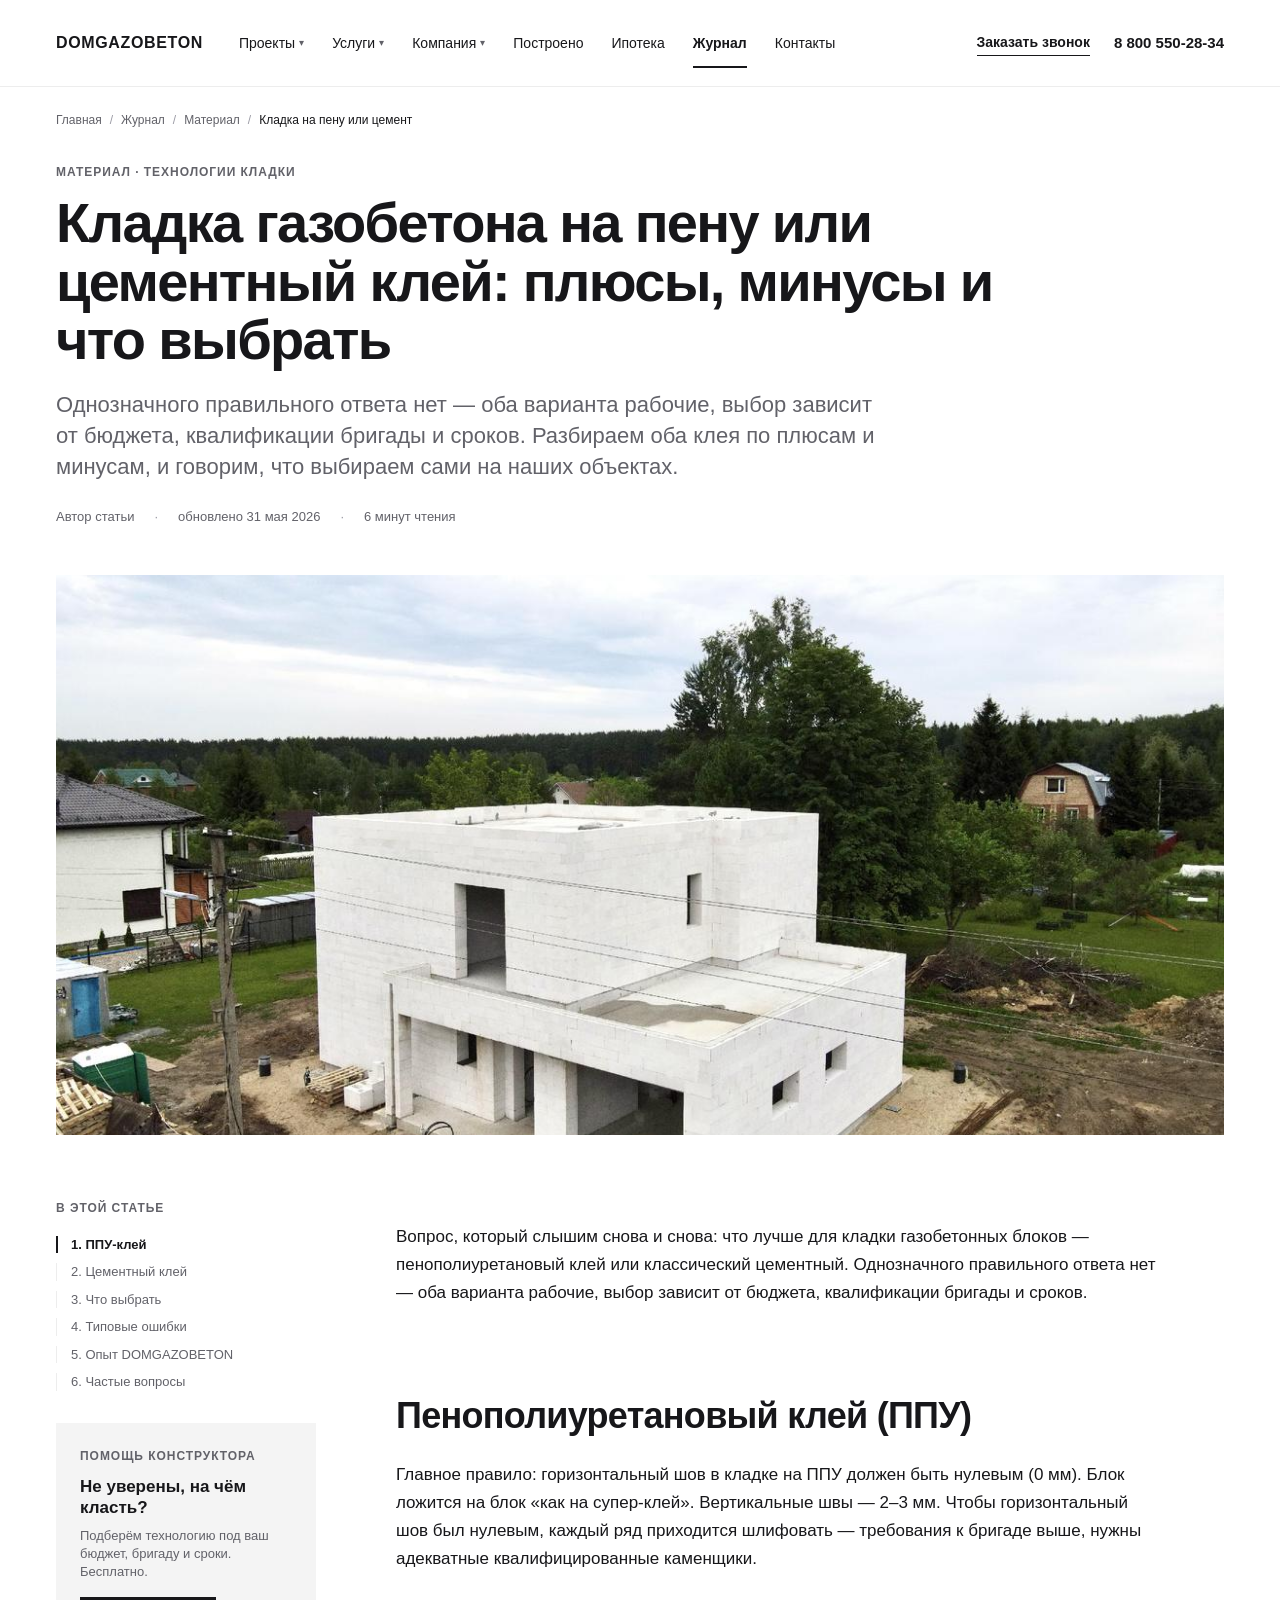
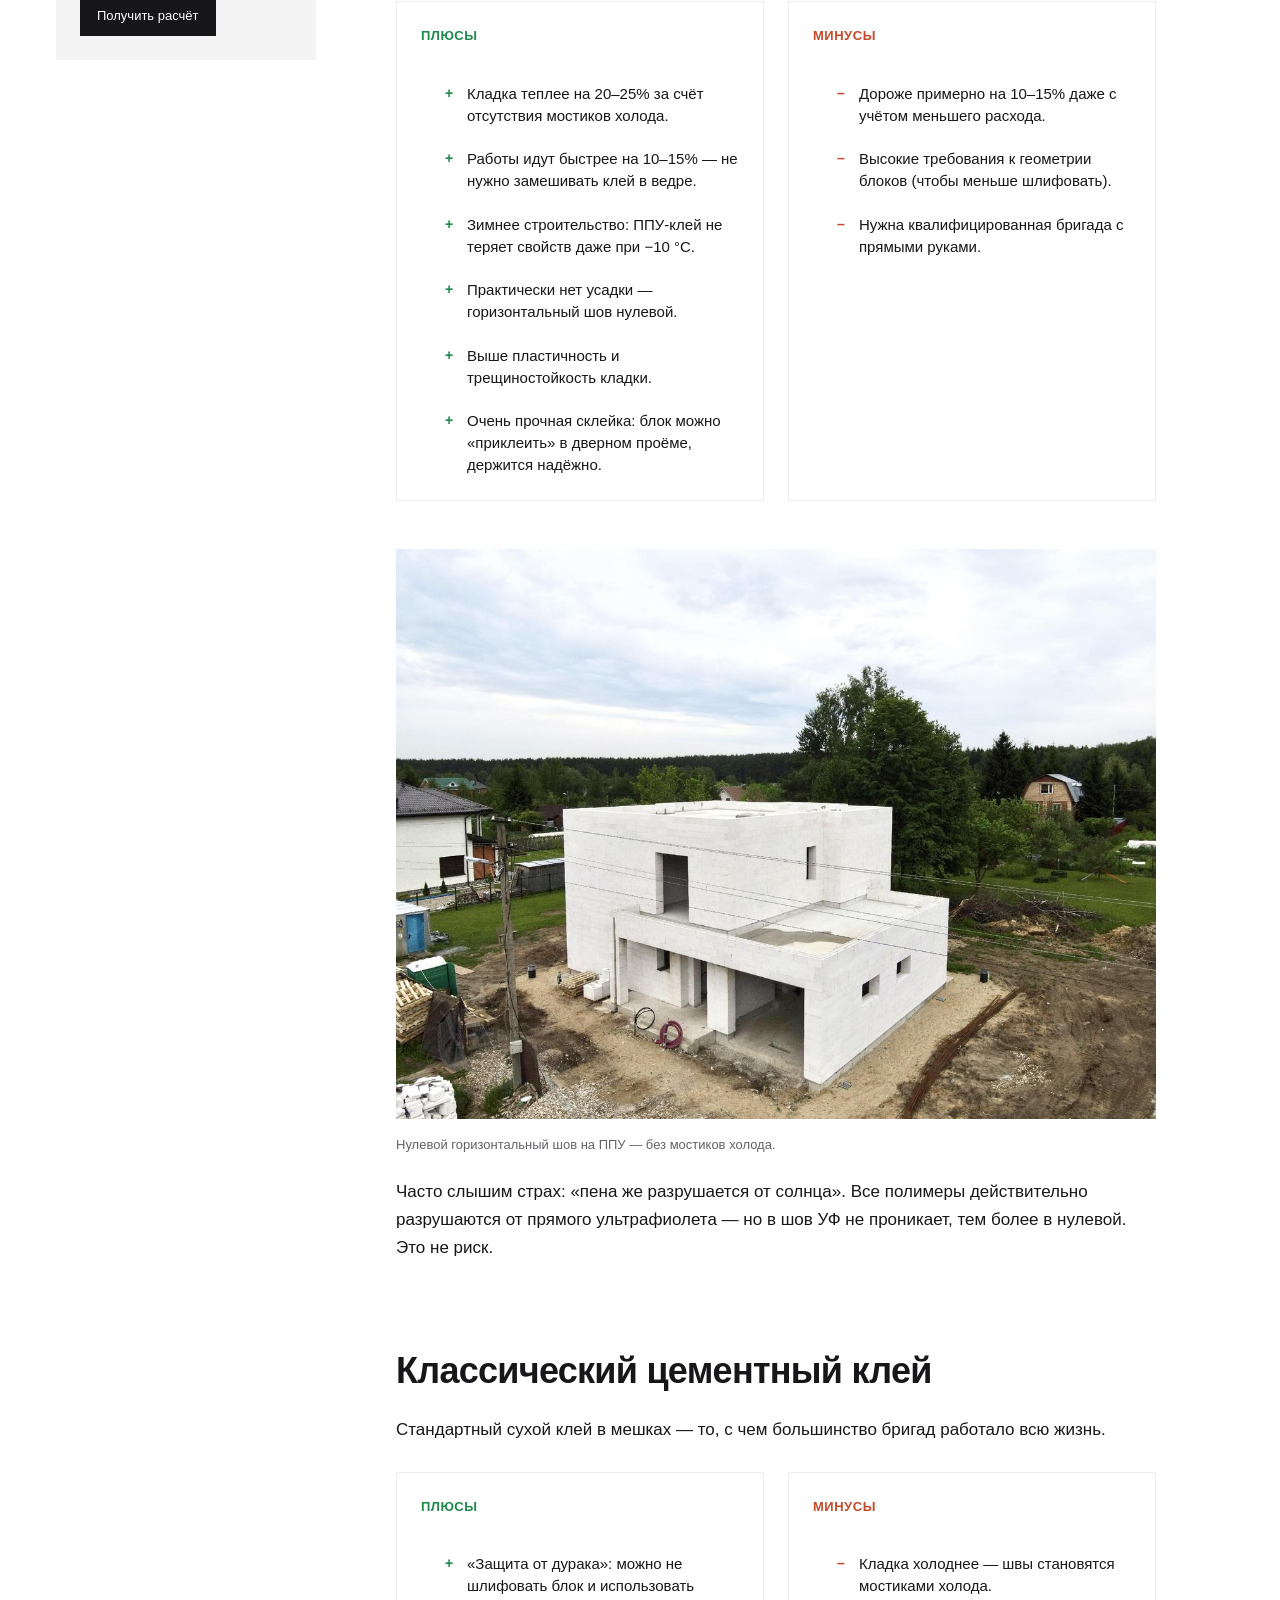
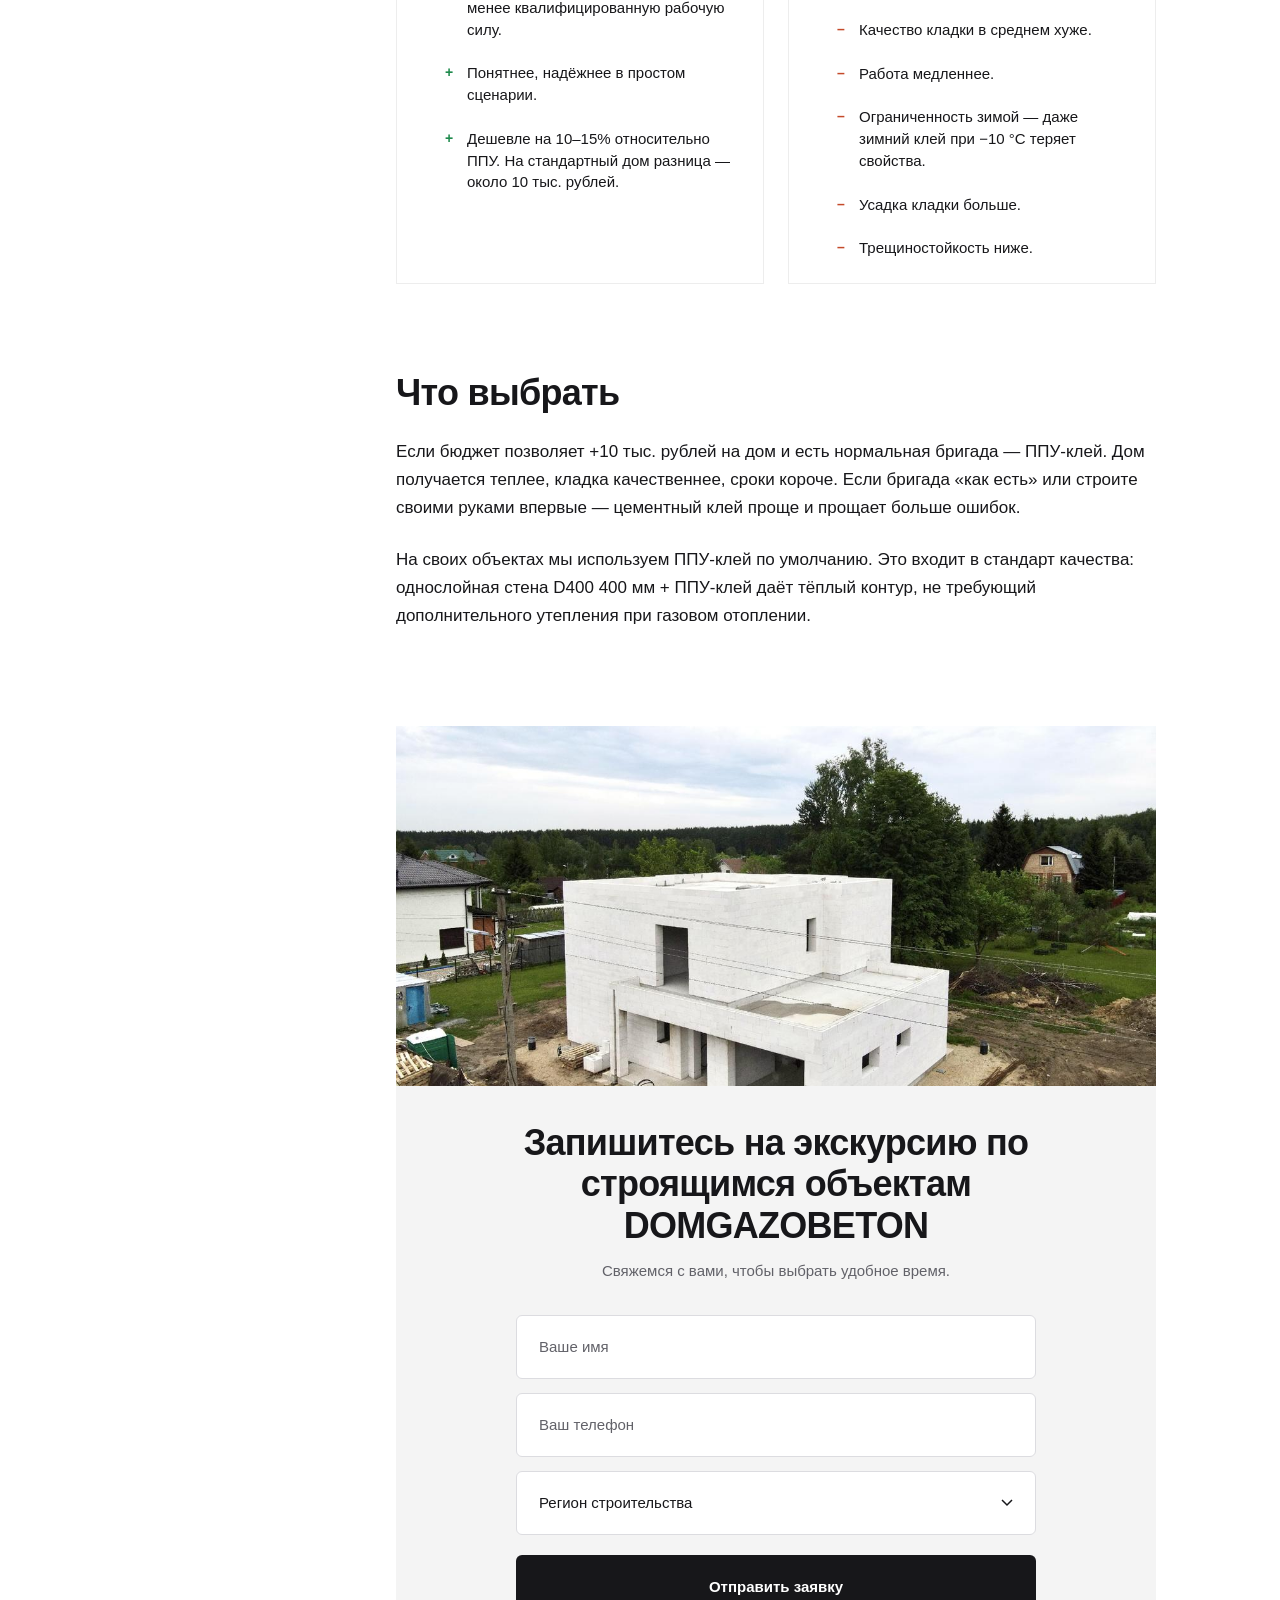
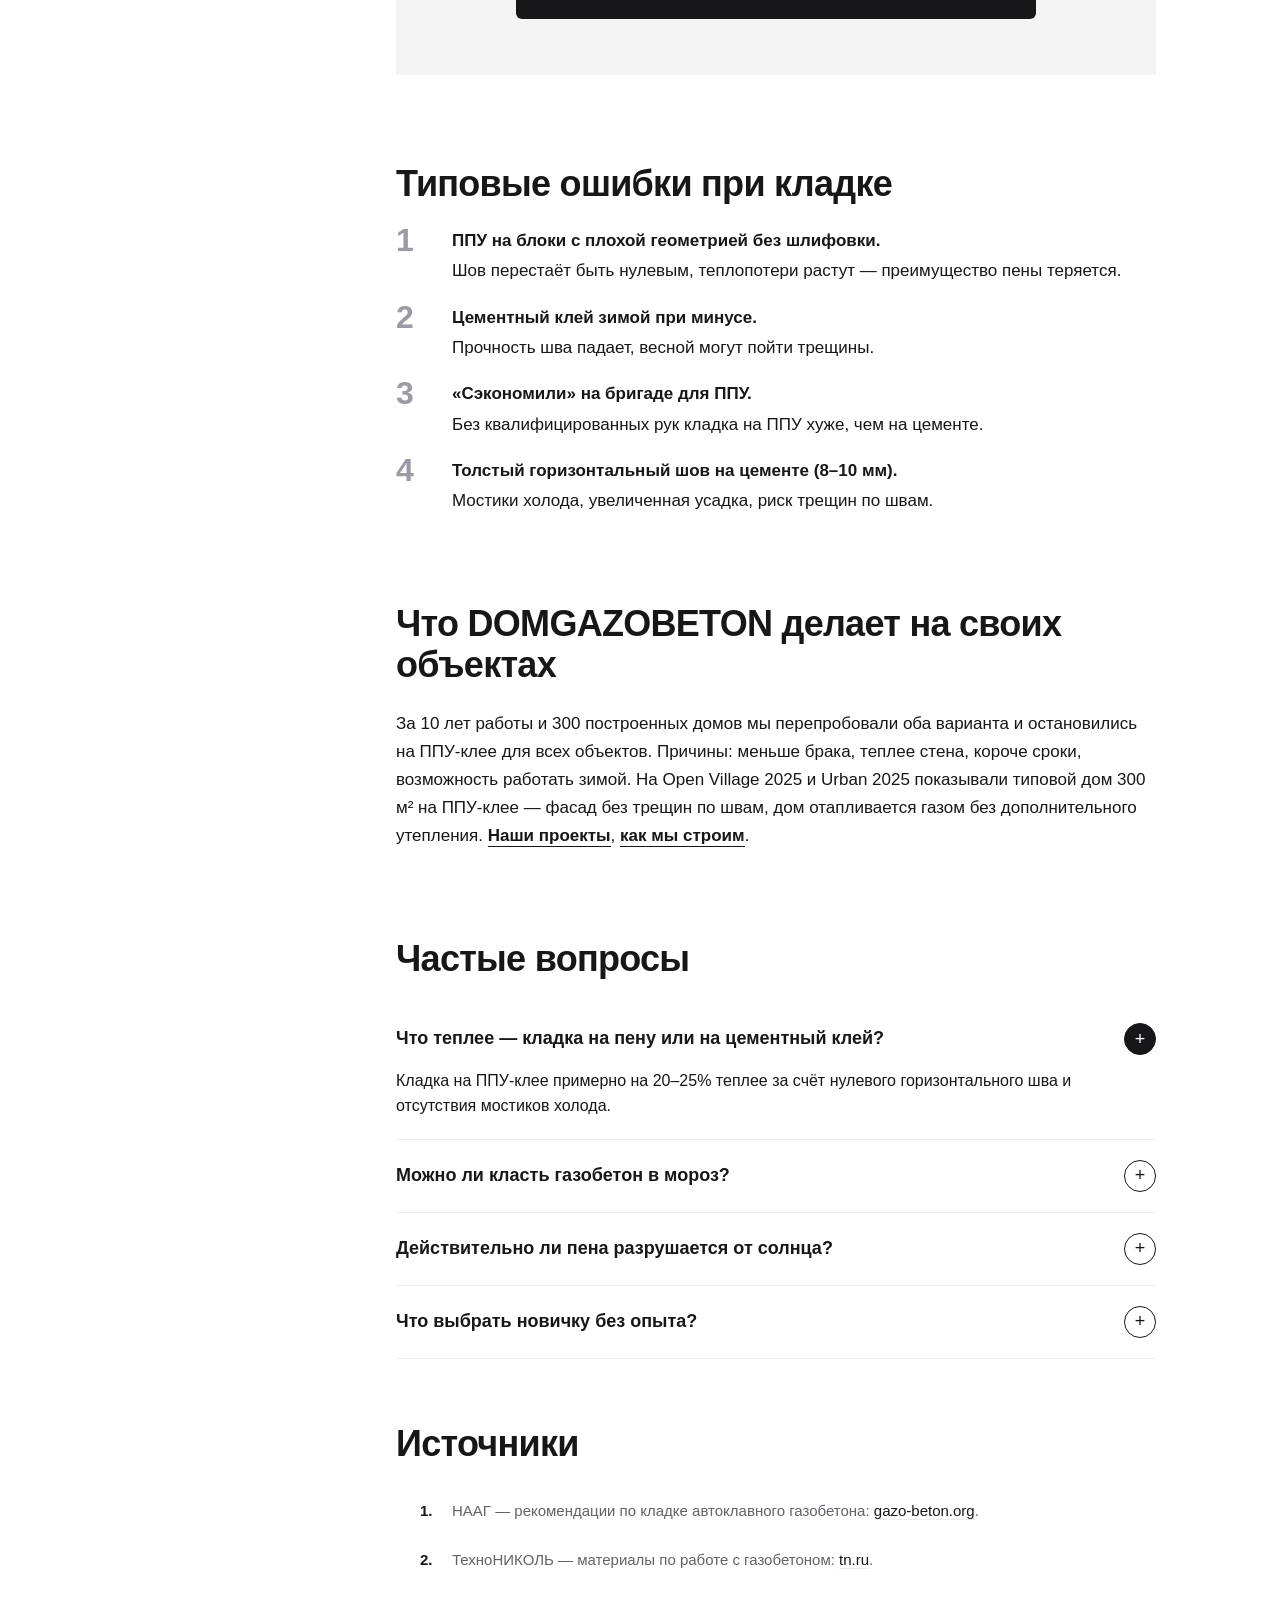
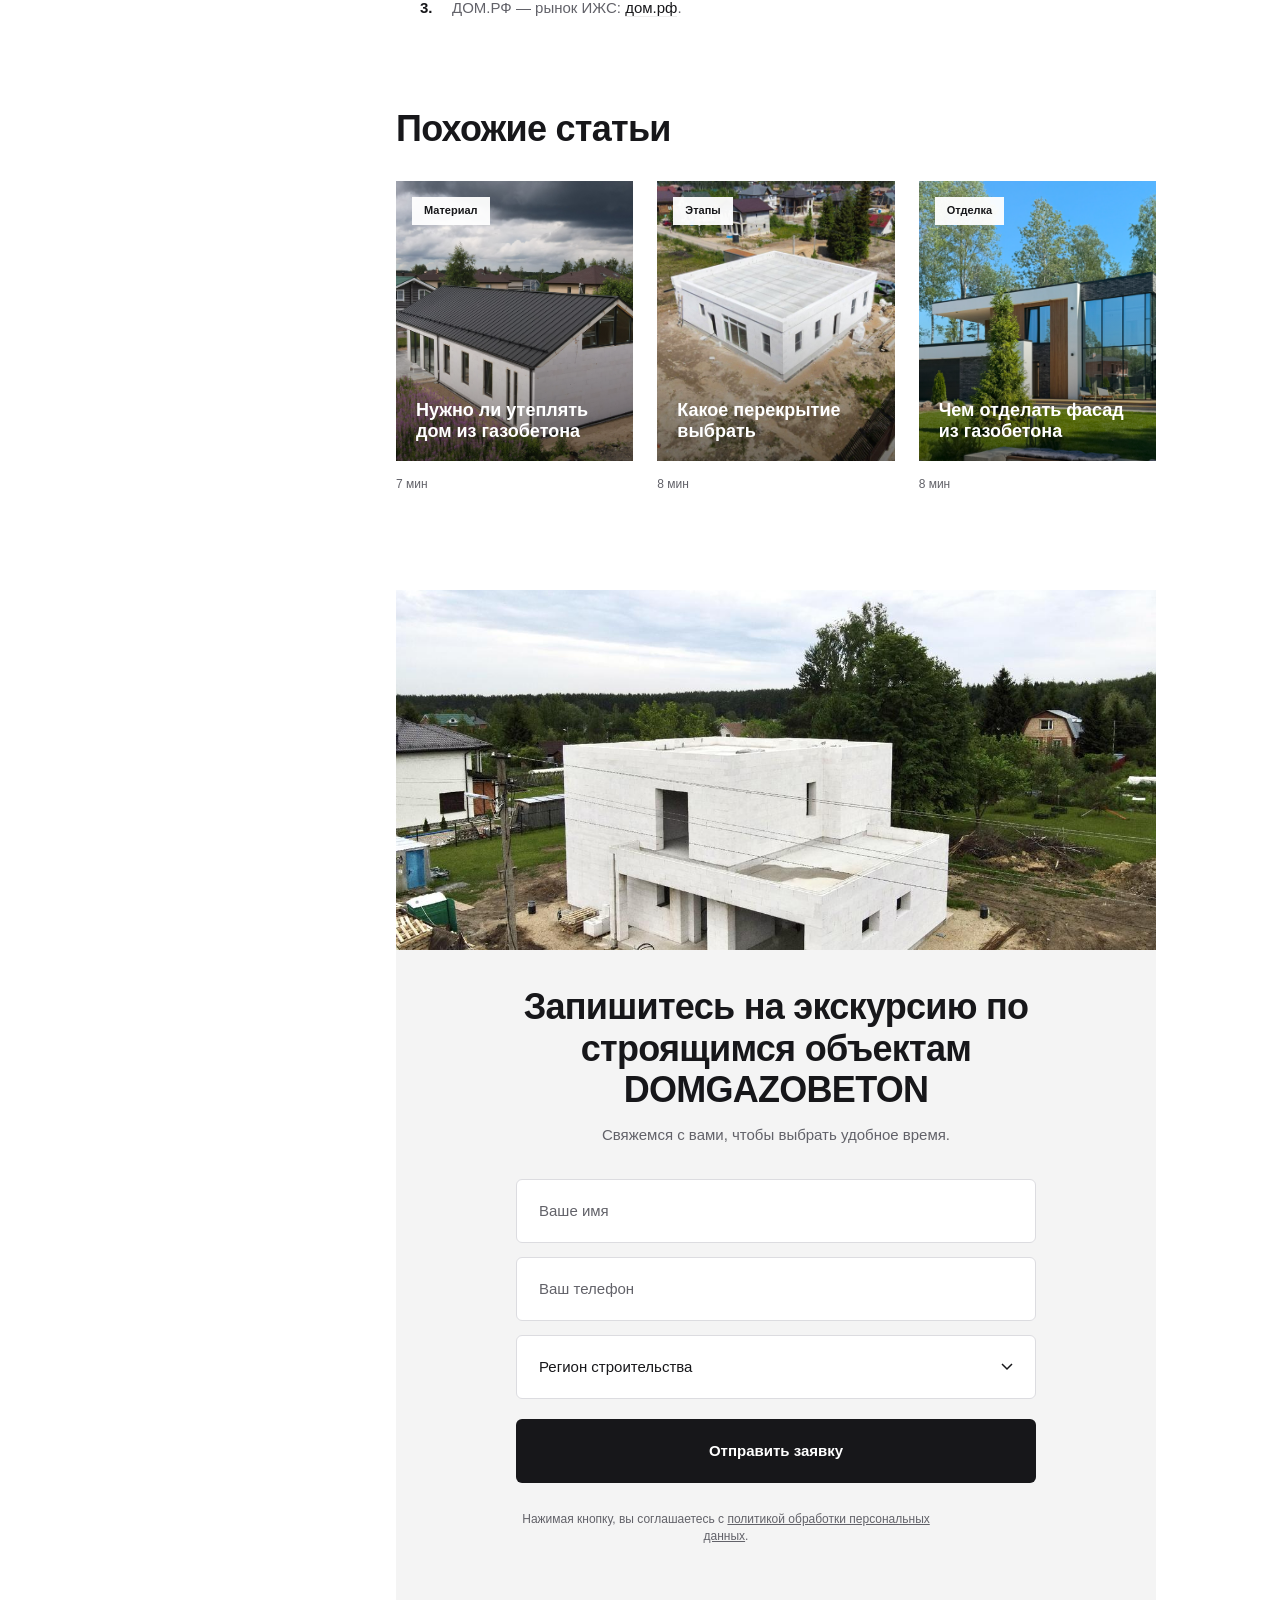
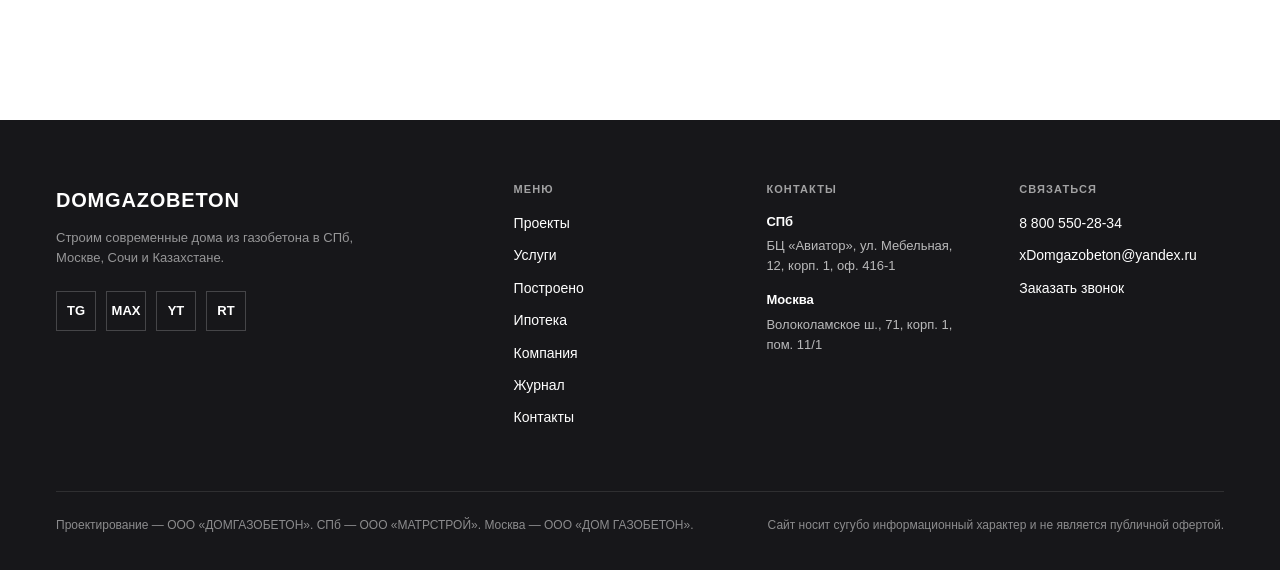
<file: kladka-na-penu-ili-cement.html>
<!doctype html>
<html lang="ru">
<head>
<meta charset="utf-8">
<meta name="viewport" content="width=device-width, initial-scale=1">
<title>Кладка газобетона на пену или цементный клей: плюсы, минусы и что выбрать — DG Журнал</title>
<meta name="description" content="Что лучше для кладки газобетона — пенополиуретановый клей или цементный? Разбираем плюсы и минусы обоих вариантов. На опыте 300 построенных домов DOMGAZOBETON.">
<link rel="canonical" href="https://domgazobeton.com/journal/kladka-na-penu-ili-cement">
<meta property="og:type" content="article">
<meta property="og:title" content="Кладка газобетона на пену или цементный клей">
<meta property="og:image" content="https://domgazobeton.com/journal/assets/img/klej-01-hero.png">

<link rel="stylesheet" href="assets/css/tokens.css">
<link rel="stylesheet" href="assets/css/reset.css">
<link rel="stylesheet" href="assets/css/base.css">
<link rel="stylesheet" href="assets/css/header.css">
<link rel="stylesheet" href="assets/css/footer.css">
<link rel="stylesheet" href="assets/css/form.css">
<link rel="stylesheet" href="assets/css/journal.css">
<link rel="stylesheet" href="assets/css/article.css">
<link rel="stylesheet" href="assets/css/modal.css">

<style>
  .pros-cons{margin-top:28px;display:grid;grid-template-columns:1fr 1fr;gap:24px}
  .pros-cons__col{padding:24px;border:1.5px solid var(--line)}
  .pros-cons__title{font-size:13px;font-weight:700;letter-spacing:0.04em;text-transform:uppercase;margin-bottom:14px}
  .pros-cons__title--plus{color:#1E8A4C}
  .pros-cons__title--minus{color:#C44A2A}
  .pros-cons__list{list-style:none;padding:0;margin:0;display:flex;flex-direction:column;gap:10px}
  .pros-cons__list li{padding-left:22px;position:relative;font-size:15px;line-height:1.45}
  .pros-cons__list li::before{position:absolute;left:0;top:0;font-weight:700;font-size:14px}
  .pros-cons__list--plus li::before{content:'+';color:#1E8A4C}
  .pros-cons__list--minus li::before{content:'–';color:#C44A2A}
  .article-content ol.numbered-list{counter-reset:n;list-style:none;padding:0;margin-top:24px;display:flex;flex-direction:column;gap:20px}
  .article-content ol.numbered-list li{counter-increment:n;padding-left:56px;position:relative;font-size:17px;line-height:1.55;margin-top:0}
  .article-content ol.numbered-list li::before{content:counter(n);position:absolute;left:0;top:-4px;font-size:32px;font-weight:800;color:var(--echo);letter-spacing:-0.02em;line-height:1;width:40px}
  .article-content ol.numbered-list li strong{display:block;margin-bottom:4px}
  .sources-list{margin-top:24px;padding-left:0;list-style:none;display:flex;flex-direction:column;gap:14px;counter-reset:s}
  .sources-list li{counter-increment:s;padding-left:32px;position:relative;font-size:15px;line-height:1.5;color:var(--muted)}
  .sources-list li::before{content:counter(s)'.';position:absolute;left:0;top:0;font-weight:700;color:var(--ink)}
  .sources-list a{color:var(--ink);border-bottom:1px solid var(--line)}
  @media (max-width:1023px){.pros-cons{grid-template-columns:1fr;gap:16px}.pros-cons__col{padding:18px}}
</style>

<script type="application/ld+json">
{"@context":"https://schema.org","@graph":[
  {"@type":"Organization","@id":"https://domgazobeton.com/#org","name":"DOMGAZOBETON","url":"https://domgazobeton.com/"},
  {"@type":"Article","headline":"Кладка газобетона на пену или цементный клей: плюсы, минусы и что выбрать","image":"https://domgazobeton.com/journal/assets/img/klej-01-hero.png","datePublished":"2026-05-22","dateModified":"2026-05-31","author":{"@id":"https://domgazobeton.com/#org"},"publisher":{"@id":"https://domgazobeton.com/#org"},"articleSection":"Материал","inLanguage":"ru-RU"},
  {"@type":"BreadcrumbList","itemListElement":[{"@type":"ListItem","position":1,"name":"Главная","item":"https://domgazobeton.com/"},{"@type":"ListItem","position":2,"name":"Журнал","item":"https://domgazobeton.com/journal"},{"@type":"ListItem","position":3,"name":"Материал","item":"https://domgazobeton.com/journal?rubric=material"},{"@type":"ListItem","position":4,"name":"Кладка газобетона на пену или цемент"}]},
  {"@type":"FAQPage","mainEntity":[
    {"@type":"Question","name":"Что теплее — кладка на пену или на цементный клей?","acceptedAnswer":{"@type":"Answer","text":"Кладка на ППУ-клее примерно на 20–25% теплее за счёт нулевого горизонтального шва и отсутствия мостиков холода."}},
    {"@type":"Question","name":"Можно ли класть газобетон в мороз?","acceptedAnswer":{"@type":"Answer","text":"На ППУ-клее — да, до −10 °C без потери свойств. Цементный клей даже зимний при −10 °C уже работает плохо."}},
    {"@type":"Question","name":"Действительно ли пена разрушается от солнца?","acceptedAnswer":{"@type":"Answer","text":"Все полимеры разрушаются от прямого УФ. Но в шов между блоками ультрафиолет не проникает, особенно при нулевом шве. На срок службы кладки это не влияет."}},
    {"@type":"Question","name":"Что выбрать новичку без опыта?","acceptedAnswer":{"@type":"Answer","text":"Цементный клей. Он прощает огрехи по геометрии и не требует шлифовки каждого ряда. ППУ имеет смысл, если работает квалифицированная бригада."}}
  ]}
]}
</script>
</head>
<body>

<header class="site-header"><div class="site-header__inner"><a href="/" class="site-header__logo">DOMGAZOBETON</a><nav class="nav"><span class="nav__item">Проекты<span class="nav__caret">▾</span><span class="nav__dropdown"><a href="/projects">Все проекты</a><a href="/projects/popular">Популярные проекты</a><a href="/projects/ready">Купить готовый дом</a></span></span><span class="nav__item">Услуги<span class="nav__caret">▾</span><span class="nav__dropdown"><a href="/services/design">Проектирование</a><a href="/services/build">Строительство</a><a href="/services/interior">Дизайн интерьеров</a><a href="/services/engineering">Инженерные системы</a><a href="/services/finishing">Отделка</a><a href="/services/maintenance">Обслуживание дома</a></span></span><span class="nav__item">Компания<span class="nav__caret">▾</span><span class="nav__dropdown"><a href="/about">О нас</a><a href="/about/excursion">Экскурсия в компанию</a><a href="/about/merch">Мерч</a></span></span><a href="/built" class="nav__item">Построено</a><a href="/mortgage" class="nav__item">Ипотека</a><a href="/journal" class="nav__item nav__item--active">Журнал</a><a href="/contacts" class="nav__item">Контакты</a></nav><div class="site-header__cta"><a href="#call-form" class="site-header__cta-link">Заказать звонок</a><a href="tel:+78005502834" class="site-header__phone">8 800 550-28-34</a></div><button class="burger" aria-label="Меню"><span></span><span></span><span></span></button></div></header>

<aside id="mobile-menu" class="mobile-menu"><div class="mobile-menu__top"><span class="site-header__logo">DOMGAZOBETON</span><button class="mobile-menu__close">✕</button></div><nav class="mobile-menu__list"><a href="/projects">Проекты</a><a href="/services">Услуги</a><a href="/about">Компания</a><a href="/built">Построено</a><a href="/mortgage">Ипотека</a><a href="/journal">Журнал</a><a href="/contacts">Контакты</a></nav><div class="mobile-menu__foot"><a href="tel:+78005502834" class="mobile-menu__phone">8 800 550-28-34</a><a href="#call-form" class="btn btn--primary">Заказать звонок</a></div></aside>

<nav class="crumbs"><a href="/">Главная</a><span class="crumbs__sep">/</span><a href="/journal">Журнал</a><span class="crumbs__sep">/</span><a href="/journal?rubric=material">Материал</a><span class="crumbs__sep">/</span><span class="crumbs__current">Кладка на пену или цемент</span></nav>

<header class="article-hero">
  <div class="label article-hero__rubric">Материал · Технологии кладки</div>
  <h1 class="article-hero__title">Кладка газобетона на пену или цементный клей: плюсы, минусы и что выбрать</h1>
  <p class="article-hero__lead">Однозначного правильного ответа нет — оба варианта рабочие, выбор зависит от бюджета, квалификации бригады и сроков. Разбираем оба клея по плюсам и минусам, и говорим, что выбираем сами на наших объектах.</p>
  <div class="article-hero__meta">
    <span>Автор статьи</span>
    <span class="article-hero__meta-sep">·</span>
    <time datetime="2026-05-31">обновлено 31 мая 2026</time>
    <span class="article-hero__meta-sep">·</span>
    <span>6 минут чтения</span>
  </div>
</header>

<div class="article-cover-wrap">
  <img class="article-cover" src="assets/img/klej-01-hero.png" alt="Кладка газобетона на ППУ-клей на объекте DOMGAZOBETON" loading="eager" decoding="async">
</div>

<div class="article-layout">
  <aside class="article-toc" aria-label="Оглавление">
    <div class="label article-toc__label">В этой статье</div>
    <ul class="article-toc__list">
      <li class="article-toc__item is-active" data-target="sec-ppu"><a href="#sec-ppu">1. ППУ-клей</a></li>
      <li class="article-toc__item" data-target="sec-cement"><a href="#sec-cement">2. Цементный клей</a></li>
      <li class="article-toc__item" data-target="sec-vybor"><a href="#sec-vybor">3. Что выбрать</a></li>
      <li class="article-toc__item" data-target="sec-oshibki"><a href="#sec-oshibki">4. Типовые ошибки</a></li>
      <li class="article-toc__item" data-target="sec-dg"><a href="#sec-dg">5. Опыт DOMGAZOBETON</a></li>
      <li class="article-toc__item" data-target="sec-faq"><a href="#sec-faq">6. Частые вопросы</a></li>
    </ul>
    <div class="article-side-cta">
      <div class="label article-side-cta__label">Помощь конструктора</div>
      <div class="article-side-cta__title">Не уверены, на чём класть?</div>
      <div class="article-side-cta__sub">Подберём технологию под ваш бюджет, бригаду и сроки. Бесплатно.</div>
      <div style="margin-top:16px"><button type="button" class="btn btn--primary btn--sm" data-open-modal data-modal-title="Подобрать технологию кладки" data-modal-sub="Подскажем, на чём класть, под ваш бюджет, бригаду и сроки. Бесплатно.">Получить расчёт</button></div>
    </div>
  </aside>

  <details class="article-toc-mobile">
    <summary><div><div class="article-toc-mobile__title">Оглавление</div><div class="article-toc-mobile__count">6 разделов · 6 мин чтения</div></div><span class="article-toc-mobile__icon">+</span></summary>
    <ul class="article-toc-mobile__list"><li><a href="#sec-ppu">1. ППУ-клей</a></li><li><a href="#sec-cement">2. Цементный клей</a></li><li><a href="#sec-vybor">3. Что выбрать</a></li><li><a href="#sec-oshibki">4. Ошибки</a></li><li><a href="#sec-dg">5. Опыт DG</a></li><li><a href="#sec-faq">6. FAQ</a></li></ul>
  </details>

  <article class="article-content">

    <p>Вопрос, который слышим снова и снова: что лучше для кладки газобетонных блоков — пенополиуретановый клей или классический цементный. Однозначного правильного ответа нет — оба варианта рабочие, выбор зависит от бюджета, квалификации бригады и сроков.</p>

    <section id="sec-ppu">
      <h2>Пенополиуретановый клей (ППУ)</h2>
      <p>Главное правило: горизонтальный шов в кладке на ППУ должен быть нулевым (0 мм). Блок ложится на блок «как на супер-клей». Вертикальные швы — 2–3 мм. Чтобы горизонтальный шов был нулевым, каждый ряд приходится шлифовать — требования к бригаде выше, нужны адекватные квалифицированные каменщики.</p>

      <div class="pros-cons">
        <div class="pros-cons__col"><div class="pros-cons__title pros-cons__title--plus">Плюсы</div>
          <ul class="pros-cons__list pros-cons__list--plus">
            <li>Кладка теплее на 20–25% за счёт отсутствия мостиков холода.</li>
            <li>Работы идут быстрее на 10–15% — не нужно замешивать клей в ведре.</li>
            <li>Зимнее строительство: ППУ-клей не теряет свойств даже при −10 °C.</li>
            <li>Практически нет усадки — горизонтальный шов нулевой.</li>
            <li>Выше пластичность и трещиностойкость кладки.</li>
            <li>Очень прочная склейка: блок можно «приклеить» в дверном проёме, держится надёжно.</li>
          </ul>
        </div>
        <div class="pros-cons__col"><div class="pros-cons__title pros-cons__title--minus">Минусы</div>
          <ul class="pros-cons__list pros-cons__list--minus">
            <li>Дороже примерно на 10–15% даже с учётом меньшего расхода.</li>
            <li>Высокие требования к геометрии блоков (чтобы меньше шлифовать).</li>
            <li>Нужна квалифицированная бригада с прямыми руками.</li>
          </ul>
        </div>
      </div>

      <figure>
        <img src="assets/img/klej-02.png" alt="Нулевой горизонтальный шов на ППУ-клее" loading="lazy" decoding="async">
        <figcaption>Нулевой горизонтальный шов на ППУ — без мостиков холода.</figcaption>
      </figure>

      <p>Часто слышим страх: «пена же разрушается от солнца». Все полимеры действительно разрушаются от прямого ультрафиолета — но в шов УФ не проникает, тем более в нулевой. Это не риск.</p>
    </section>

    <section id="sec-cement">
      <h2>Классический цементный клей</h2>
      <p>Стандартный сухой клей в мешках — то, с чем большинство бригад работало всю жизнь.</p>

      <div class="pros-cons">
        <div class="pros-cons__col"><div class="pros-cons__title pros-cons__title--plus">Плюсы</div>
          <ul class="pros-cons__list pros-cons__list--plus">
            <li>«Защита от дурака»: можно не шлифовать блок и использовать менее квалифицированную рабочую силу.</li>
            <li>Понятнее, надёжнее в простом сценарии.</li>
            <li>Дешевле на 10–15% относительно ППУ. На стандартный дом разница — около 10 тыс. рублей.</li>
          </ul>
        </div>
        <div class="pros-cons__col"><div class="pros-cons__title pros-cons__title--minus">Минусы</div>
          <ul class="pros-cons__list pros-cons__list--minus">
            <li>Кладка холоднее — швы становятся мостиками холода.</li>
            <li>Качество кладки в среднем хуже.</li>
            <li>Работа медленнее.</li>
            <li>Ограниченность зимой — даже зимний клей при −10 °C теряет свойства.</li>
            <li>Усадка кладки больше.</li>
            <li>Трещиностойкость ниже.</li>
          </ul>
        </div>
      </div>
    </section>

    <section id="sec-vybor">
      <h2>Что выбрать</h2>
      <p>Если бюджет позволяет +10 тыс. рублей на дом и есть нормальная бригада — ППУ-клей. Дом получается теплее, кладка качественнее, сроки короче. Если бригада «как есть» или строите своими руками впервые — цементный клей проще и прощает больше ошибок.</p>
      <p>На своих объектах мы используем ППУ-клей по умолчанию. Это входит в стандарт качества: однослойная стена D400 400 мм + ППУ-клей даёт тёплый контур, не требующий дополнительного утепления при газовом отоплении.</p>
    </section>

    <div class="article-final-cta">
      <form class="lead-form" data-action="/api/lead" novalidate>
        <div class="lead-form__hero"><img src="assets/img/klej-01-hero.png" alt="Кладка газобетона на объекте DOMGAZOBETON"></div>
        <div class="lead-form__title">Запишитесь на экскурсию по строящимся объектам DOMGAZOBETON</div>
        <div class="lead-form__sub">Свяжемся с вами, чтобы выбрать удобное время.</div>
        <div class="lead-form__fields">
          <input class="lead-form__input" type="text" name="name" placeholder="Ваше имя" required>
          <input class="lead-form__input" type="tel" name="phone" placeholder="Ваш телефон" required>
          <select class="lead-form__select" name="region" required><option value="">Регион строительства</option><option>СПб и область</option><option>Москва и область</option><option>Сочи и юг</option><option>Казахстан</option></select>
          <button class="lead-form__submit" type="submit">Отправить заявку</button>
        </div>
      </form>
    </div>

    <section id="sec-oshibki">
      <h2>Типовые ошибки при кладке</h2>
      <ol class="numbered-list">
        <li><strong>ППУ на блоки с плохой геометрией без шлифовки.</strong> Шов перестаёт быть нулевым, теплопотери растут — преимущество пены теряется.</li>
        <li><strong>Цементный клей зимой при минусе.</strong> Прочность шва падает, весной могут пойти трещины.</li>
        <li><strong>«Сэкономили» на бригаде для ППУ.</strong> Без квалифицированных рук кладка на ППУ хуже, чем на цементе.</li>
        <li><strong>Толстый горизонтальный шов на цементе (8–10 мм).</strong> Мостики холода, увеличенная усадка, риск трещин по швам.</li>
      </ol>
    </section>

    <section id="sec-dg">
      <h2>Что DOMGAZOBETON делает на своих объектах</h2>
      <p>За 10 лет работы и 300 построенных домов мы перепробовали оба варианта и остановились на ППУ-клее для всех объектов. Причины: меньше брака, теплее стена, короче сроки, возможность работать зимой. На Open Village 2025 и Urban 2025 показывали типовой дом 300 м² на ППУ-клее — фасад без трещин по швам, дом отапливается газом без дополнительного утепления. <a class="link" href="https://domgazobeton.com/projects">Наши проекты</a>, <a class="link" href="https://domgazobeton.com/service_building">как мы строим</a>.</p>
    </section>

    <section id="sec-faq" class="faq">
      <h2>Частые вопросы</h2>
      <details class="faq-item" open><summary><span class="faq-item__q">Что теплее — кладка на пену или на цементный клей?</span><span class="faq-item__toggle" aria-hidden="true">+</span></summary><div class="faq-item__a"><p>Кладка на ППУ-клее примерно на 20–25% теплее за счёт нулевого горизонтального шва и отсутствия мостиков холода.</p></div></details>
      <details class="faq-item"><summary><span class="faq-item__q">Можно ли класть газобетон в мороз?</span><span class="faq-item__toggle" aria-hidden="true">+</span></summary><div class="faq-item__a"><p>На ППУ-клее — да, до −10 °C без потери свойств. Цементный клей даже зимний при −10 °C уже работает плохо.</p></div></details>
      <details class="faq-item"><summary><span class="faq-item__q">Действительно ли пена разрушается от солнца?</span><span class="faq-item__toggle" aria-hidden="true">+</span></summary><div class="faq-item__a"><p>Все полимеры разрушаются от прямого УФ. Но в шов между блоками ультрафиолет не проникает, особенно при нулевом шве. На срок службы кладки это не влияет.</p></div></details>
      <details class="faq-item"><summary><span class="faq-item__q">Что выбрать новичку без опыта?</span><span class="faq-item__toggle" aria-hidden="true">+</span></summary><div class="faq-item__a"><p>Цементный клей. Он прощает огрехи по геометрии и не требует шлифовки каждого ряда. ППУ имеет смысл, если работает квалифицированная бригада.</p></div></details>
    </section>

    <section style="margin-top:64px"><h2>Источники</h2>
      <ol class="sources-list">
        <li>НААГ — рекомендации по кладке автоклавного газобетона: <a href="https://gazo-beton.org/" rel="nofollow">gazo-beton.org</a>.</li>
        <li>ТехноНИКОЛЬ — материалы по работе с газобетоном: <a href="https://www.tn.ru/" rel="nofollow">tn.ru</a>.</li>
        <li>ДОМ.РФ — рынок ИЖС: <a href="https://дом.рф/" rel="nofollow">дом.рф</a>.</li>
      </ol>
    </section>

    <section class="related">
      <h2>Похожие статьи</h2>
      <div class="related-grid">
        <a class="card" href="utep-doma-iz-gazobetona.html"><div class="card__media"><img class="card__img" src="assets/img/utep-01-hero.png" alt="" loading="lazy"><div class="card__shade"></div><span class="card__rubric">Материал</span><div class="card__title-overlay">Нужно ли утеплять дом из газобетона</div></div><div class="card__meta">7 мин</div></a>
        <a class="card" href="perekrytie-dlya-gazobetona.html"><div class="card__media"><img class="card__img" src="assets/img/perekrytie-01-hero.png" alt="" loading="lazy"><div class="card__shade"></div><span class="card__rubric">Этапы</span><div class="card__title-overlay">Какое перекрытие выбрать</div></div><div class="card__meta">8 мин</div></a>
        <a class="card" href="fasad-gazobetona.html"><div class="card__media"><img class="card__img" src="assets/img/fasad-01-hero.png" alt="" loading="lazy"><div class="card__shade"></div><span class="card__rubric">Отделка</span><div class="card__title-overlay">Чем отделать фасад из газобетона</div></div><div class="card__meta">8 мин</div></a>
      </div>
    </section>

    <div class="article-final-cta">
      <form class="lead-form" id="call-form" data-action="/api/lead" novalidate>
        <div class="lead-form__hero"><img src="assets/img/klej-02.png" alt="Стройка DOMGAZOBETON"></div>
        <div class="lead-form__title">Запишитесь на экскурсию по строящимся объектам DOMGAZOBETON</div>
        <div class="lead-form__sub">Свяжемся с вами, чтобы выбрать удобное время.</div>
        <div class="lead-form__fields">
          <input class="lead-form__input" type="text" name="name" placeholder="Ваше имя" required>
          <input class="lead-form__input" type="tel" name="phone" placeholder="Ваш телефон" required>
          <select class="lead-form__select" name="region" required><option value="">Регион строительства</option><option>СПб и область</option><option>Москва и область</option><option>Сочи и юг</option><option>Казахстан</option></select>
          <button class="lead-form__submit" type="submit">Отправить заявку</button>
          <div class="lead-form__agree">Нажимая кнопку, вы соглашаетесь с <a href="/privacy">политикой обработки персональных данных</a>.</div>
        </div>
      </form>
    </div>
  </article>
</div>

<footer class="site-footer"><div class="site-footer__inner"><div class="site-footer__grid"><div><div class="site-footer__brand-name">DOMGAZOBETON</div><div class="site-footer__brand-desc">Строим современные дома из газобетона в СПб, Москве, Сочи и Казахстане.</div><div class="site-footer__socials" style="margin-top:24px"><a href="https://t.me/domgazobeton">TG</a><a href="https://max.ru/domgazobeton">MAX</a><a href="https://youtube.com/@domgazobeton">YT</a><a href="https://rutube.ru/channel/domgazobeton">RT</a></div></div><div class="site-footer__col"><h4>Меню</h4><ul><li><a href="/projects">Проекты</a></li><li><a href="/services">Услуги</a></li><li><a href="/built">Построено</a></li><li><a href="/mortgage">Ипотека</a></li><li><a href="/about">Компания</a></li><li><a href="/journal">Журнал</a></li><li><a href="/contacts">Контакты</a></li></ul></div><div class="site-footer__col"><h4>Контакты</h4><div class="site-footer__address"><strong>СПб</strong>БЦ «Авиатор», ул. Мебельная, 12, корп. 1, оф. 416-1</div><div class="site-footer__address"><strong>Москва</strong>Волоколамское ш., 71, корп. 1, пом. 11/1</div></div><div class="site-footer__col"><h4>Связаться</h4><ul><li><a href="tel:+78005502834">8 800 550-28-34</a></li><li><a href="mailto:xDomgazobeton@yandex.ru">xDomgazobeton@yandex.ru</a></li><li><a href="#call-form">Заказать звонок</a></li></ul></div></div><div class="site-footer__legal"><p>Проектирование — ООО «ДОМГАЗОБЕТОН». СПб — ООО «МАТРСТРОЙ». Москва — ООО «ДОМ ГАЗОБЕТОН».</p><p>Сайт носит сугубо информационный характер и не является публичной офертой.</p></div></div></footer>

<script src="assets/js/menu.js" defer></script>
<script src="assets/js/toc.js" defer></script>
<script src="assets/js/form.js" defer></script>
<div id="side-modal" class="modal" aria-hidden="true" role="dialog" aria-modal="true">
  <div class="modal__dialog">
    <button class="modal__close" aria-label="Закрыть">✕</button>
    <div class="modal__title">Получить расчёт от конструктора</div>
    <div class="modal__sub">Свяжемся в течение 15 минут — ответим на все вопросы по проекту.</div>
    <form class="modal__form" data-action="/api/lead" novalidate>
      <div class="modal__fields">
        <input class="modal__input" type="text" name="name" placeholder="Ваше имя" autocomplete="name" required>
        <input class="modal__input" type="tel" name="phone" placeholder="Ваш телефон" autocomplete="tel" required>
        <select class="modal__select" name="region" required>
          <option value="">Регион строительства</option>
          <option>Санкт-Петербург и область</option>
          <option>Москва и область</option>
          <option>Сочи и юг</option>
          <option>Казахстан</option>
        </select>
        <button class="modal__submit" type="submit">Отправить заявку</button>
        <div class="modal__agree">Нажимая кнопку, вы соглашаетесь с <a href="/privacy">политикой обработки персональных данных</a>.</div>
      </div>
    </form>
  </div>
</div>
<script src="assets/js/modal.js" defer></script>
</body>
</html>
</file>
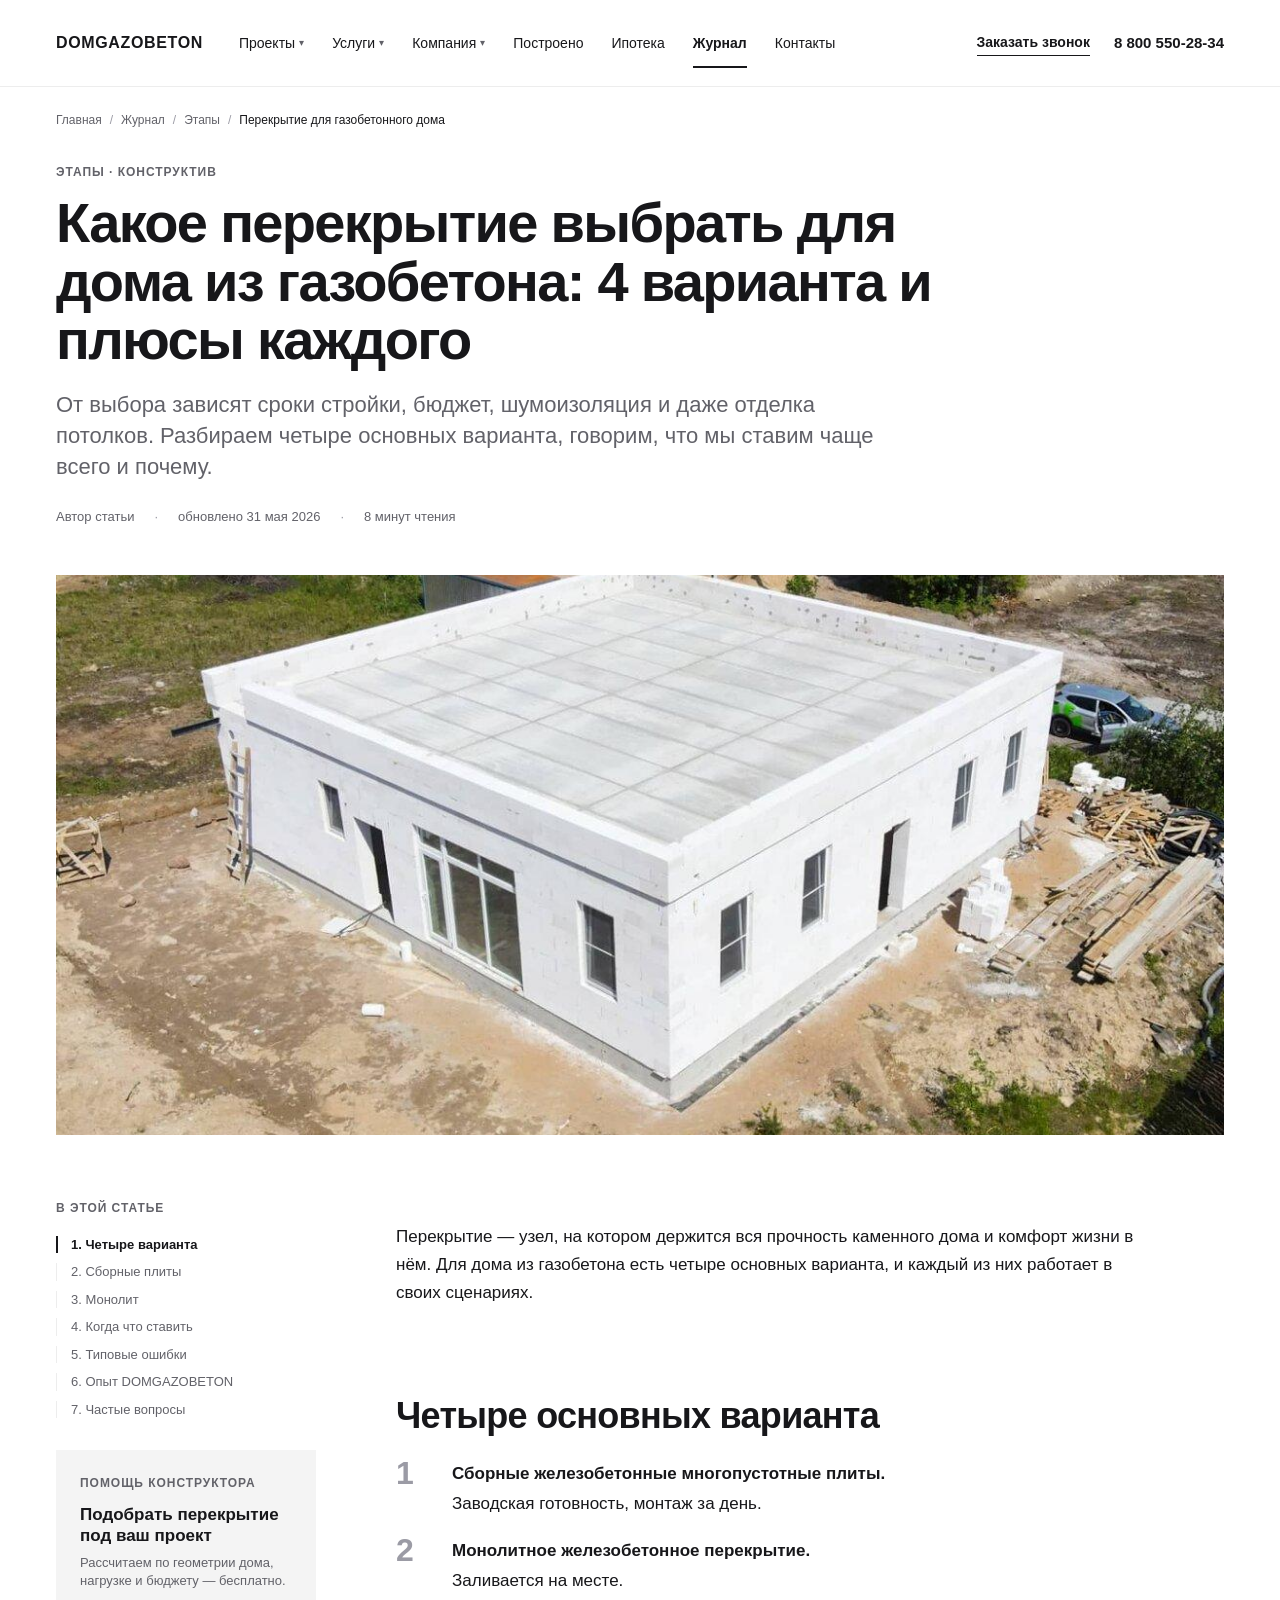
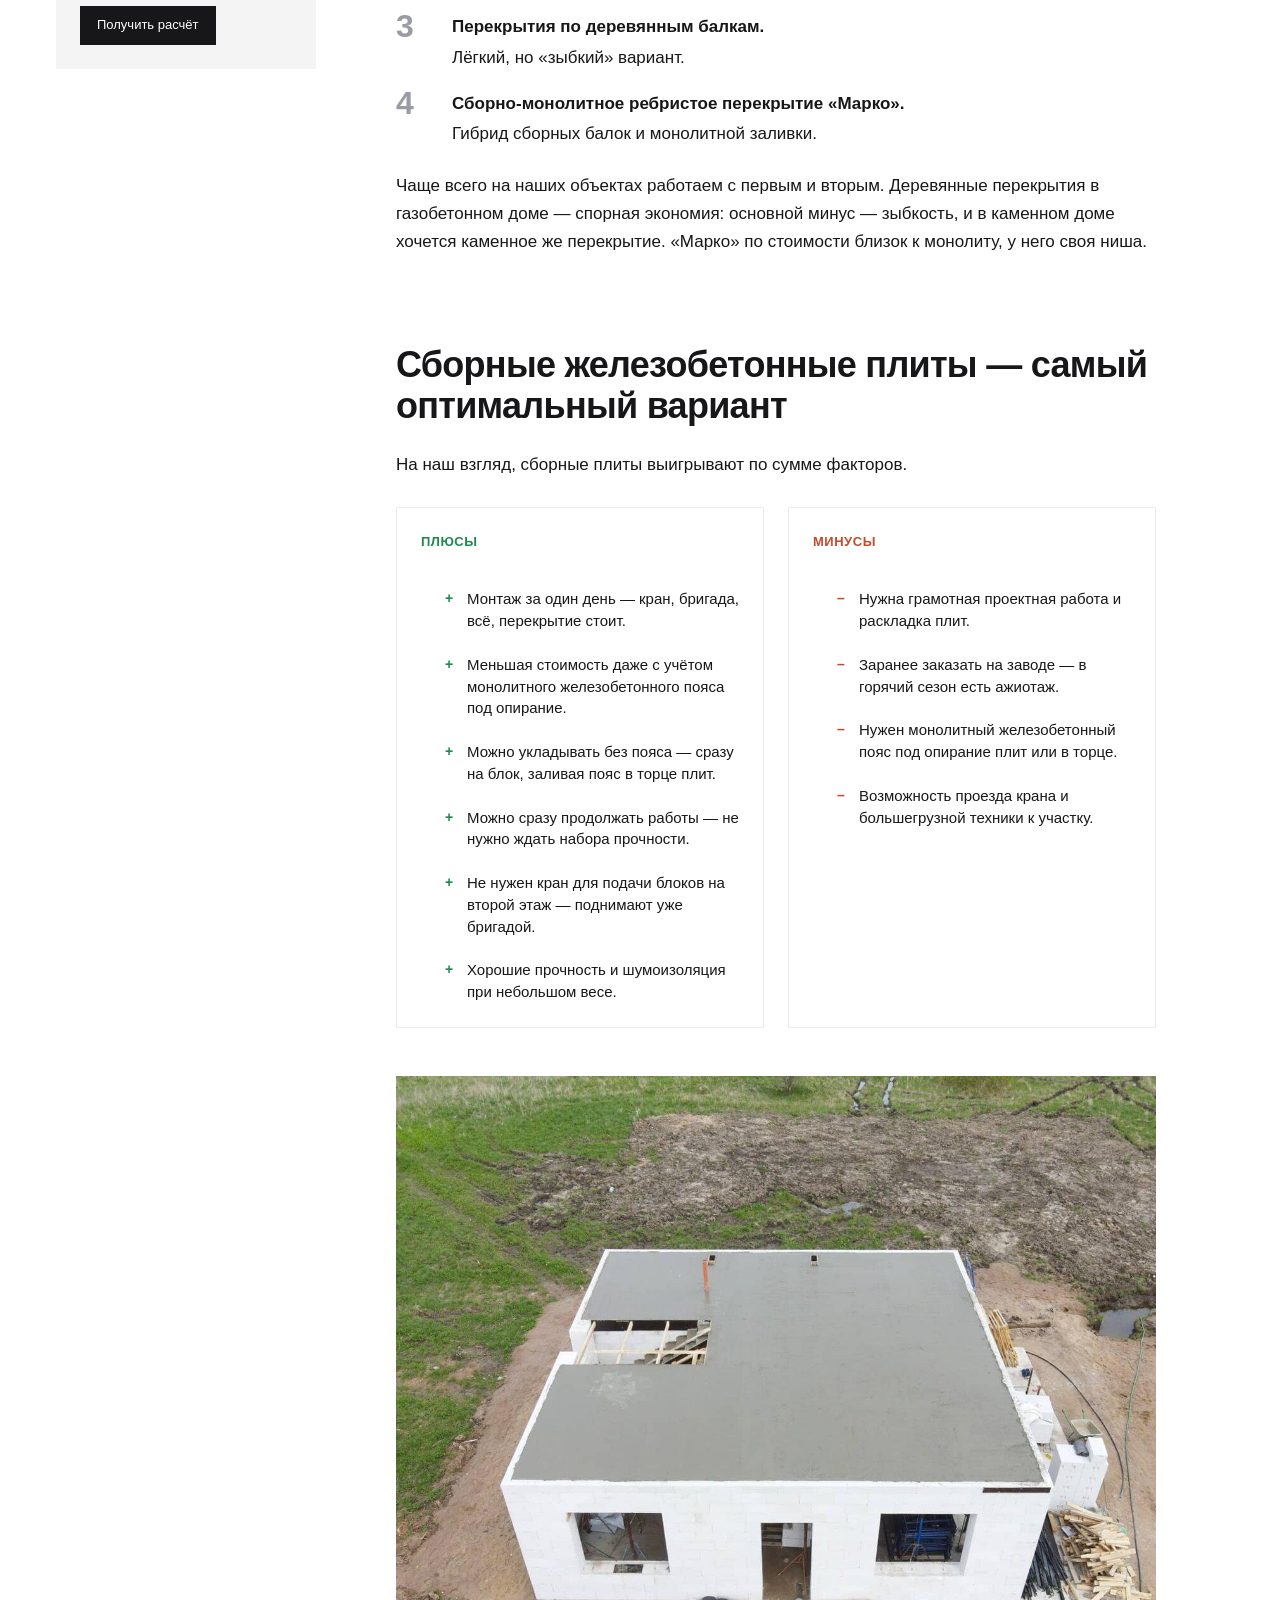
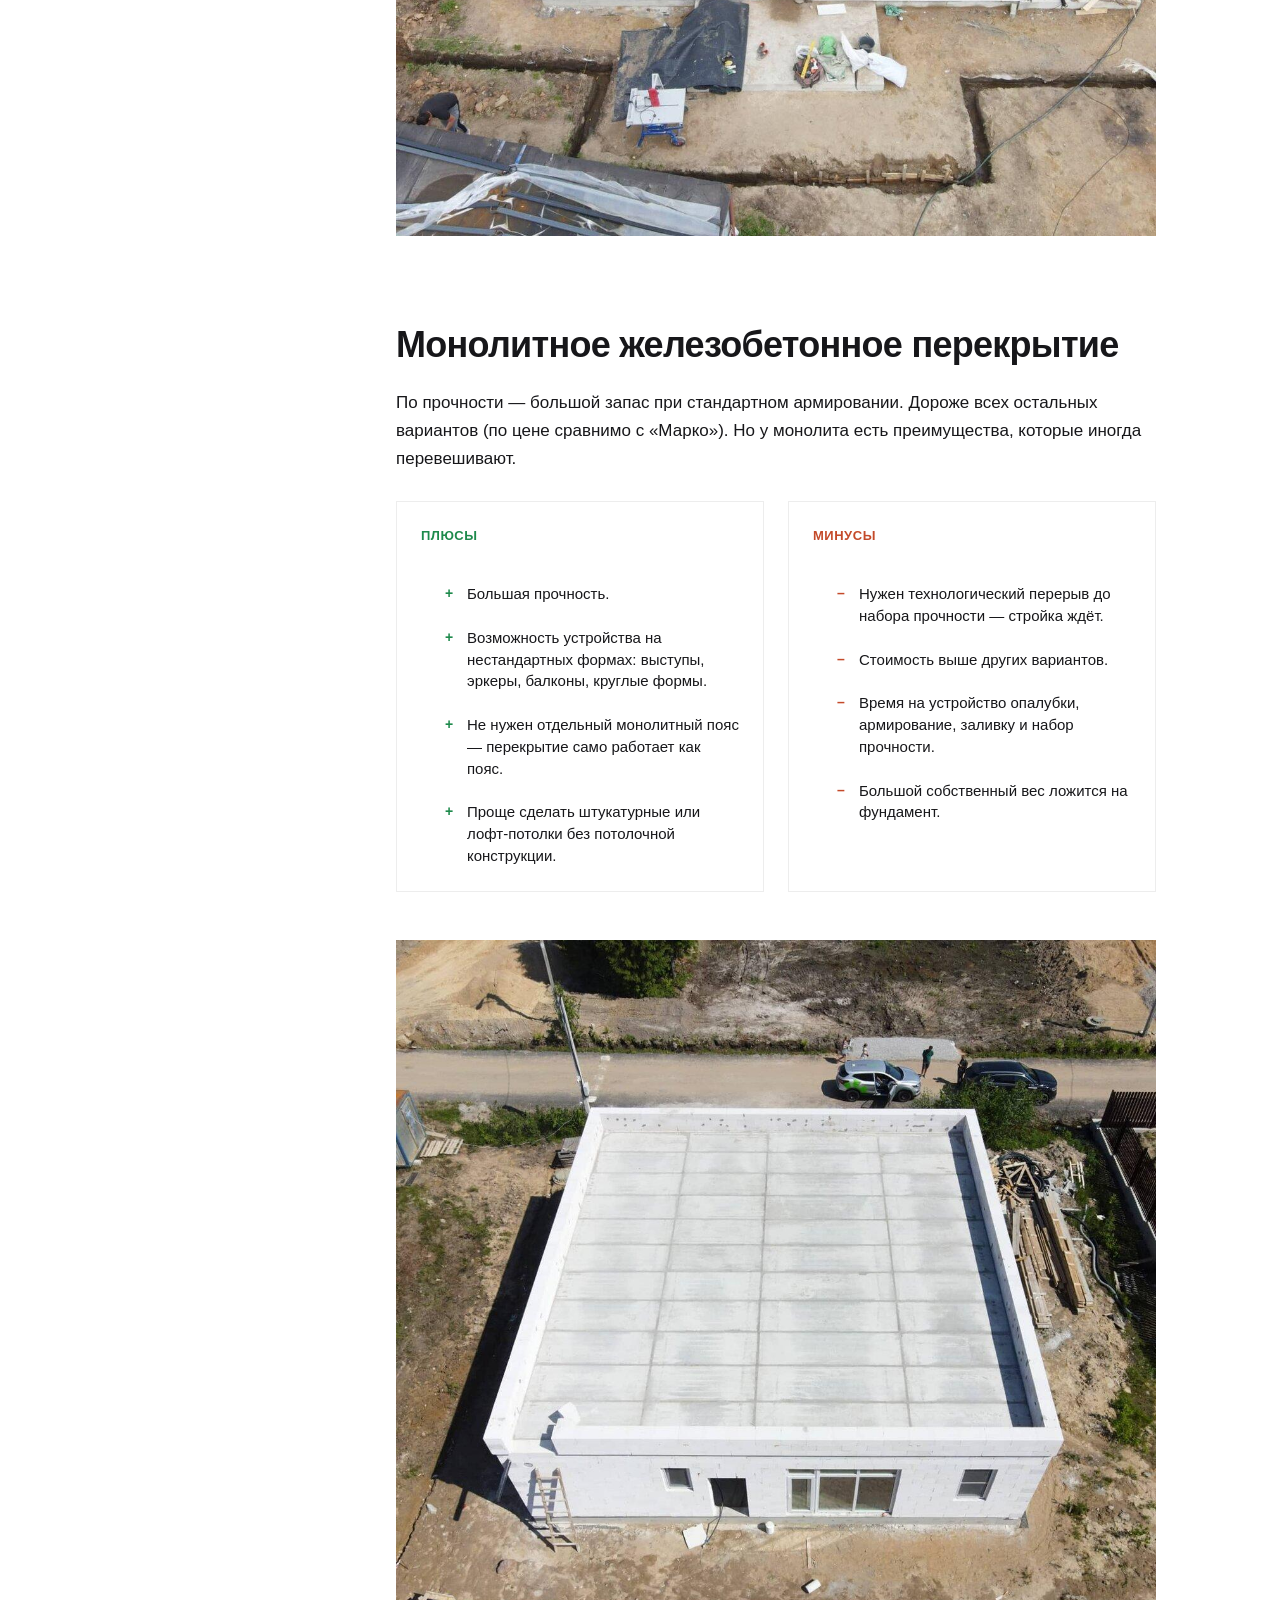
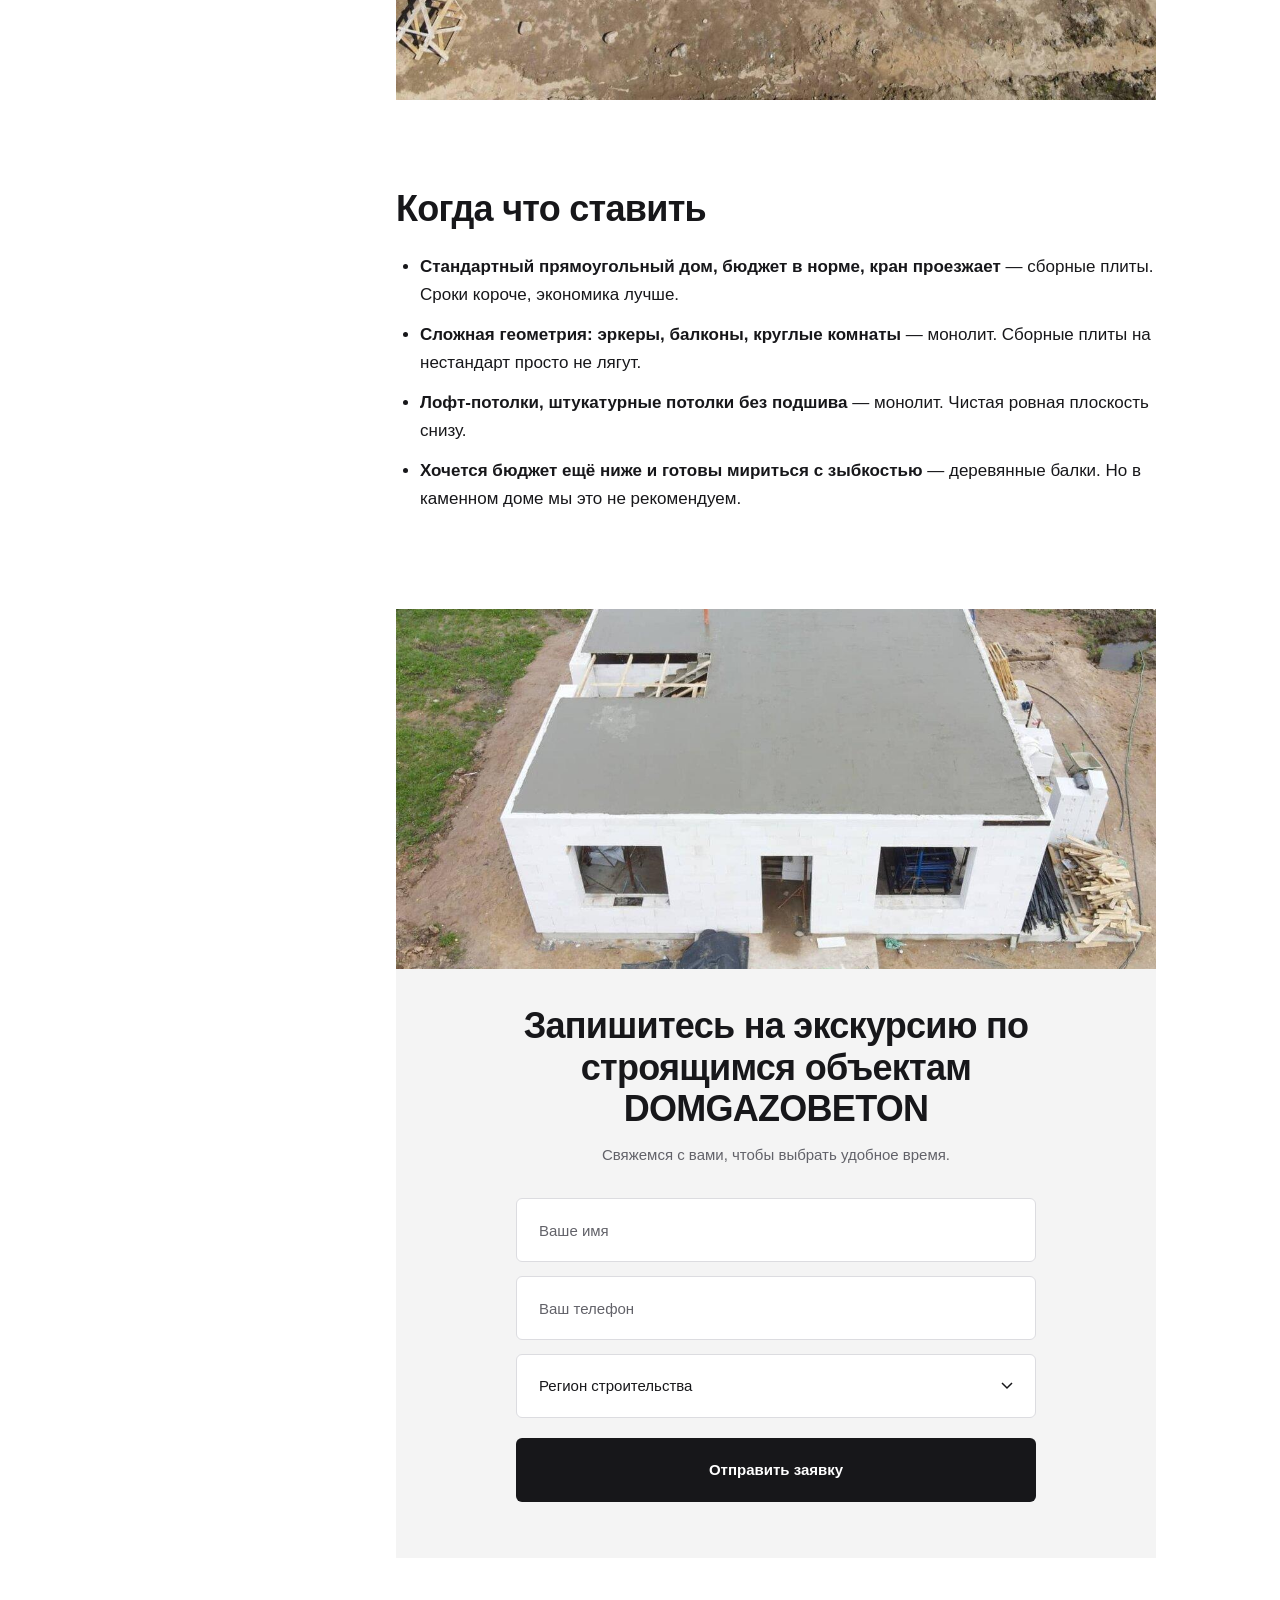
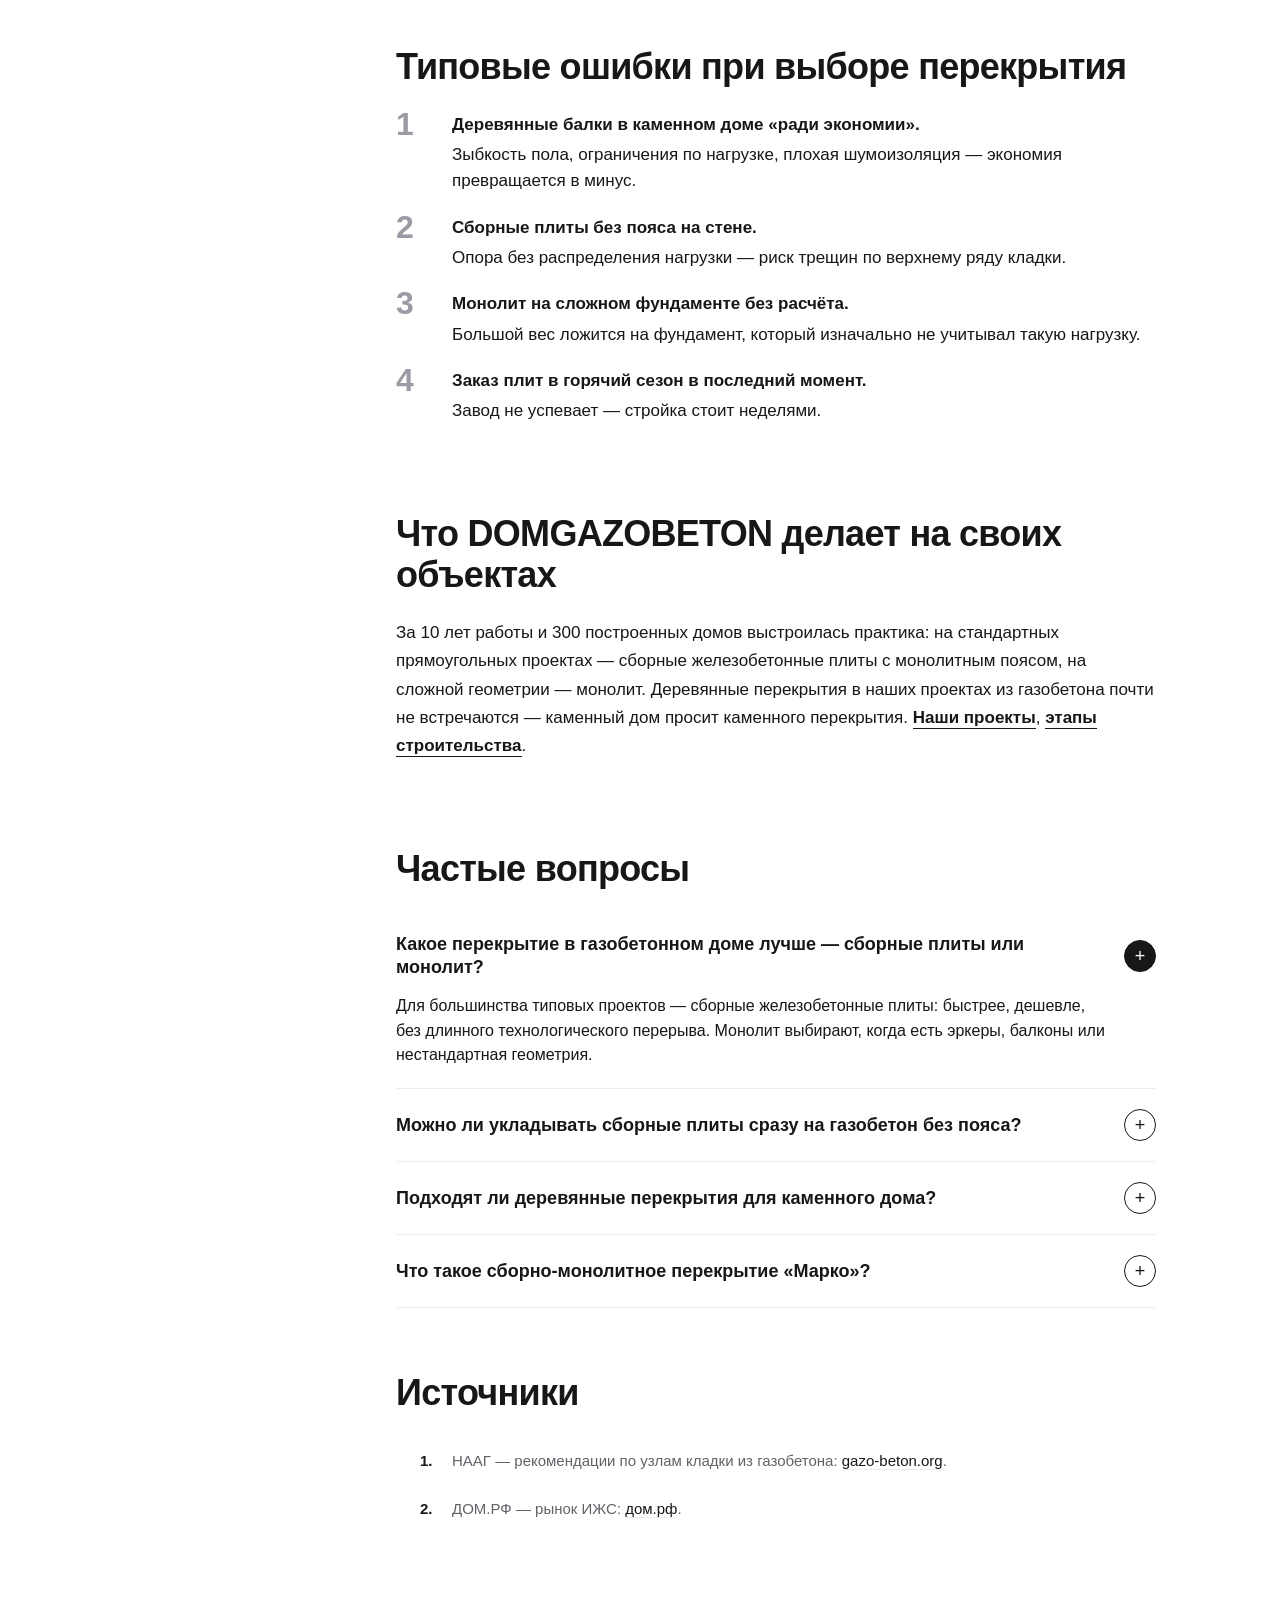
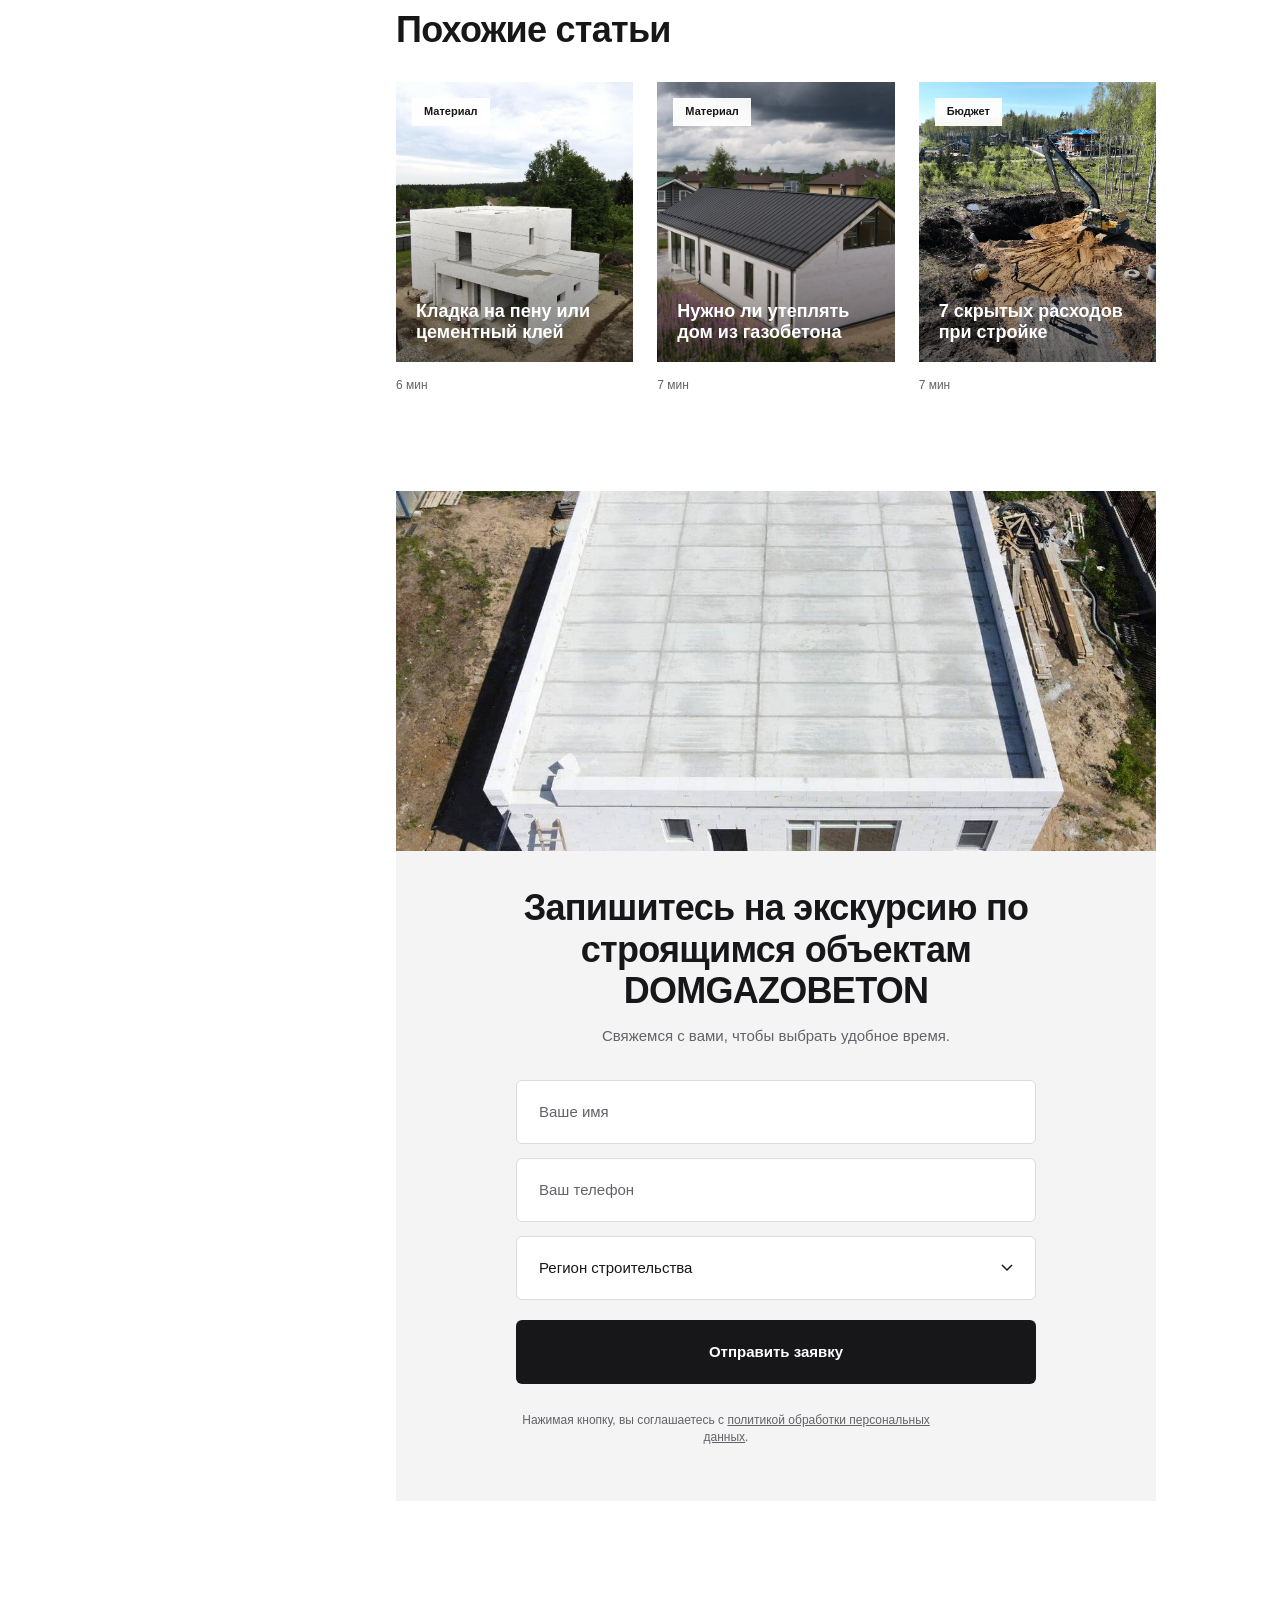
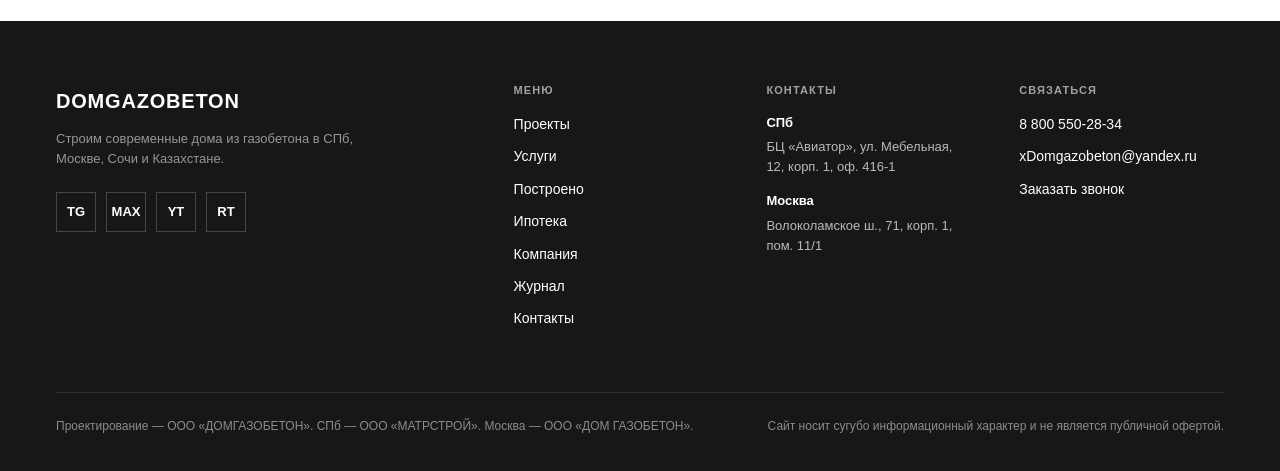
<file: perekrytie-dlya-gazobetona.html>
<!doctype html>
<html lang="ru">
<head>
<meta charset="utf-8">
<meta name="viewport" content="width=device-width, initial-scale=1">
<title>Какое перекрытие выбрать для дома из газобетона: 4 варианта и плюсы каждого — DG Журнал</title>
<meta name="description" content="Сборные плиты, монолит, деревянные балки, «Марко» — четыре основных варианта перекрытия для газобетонного дома. Плюсы, минусы, типовые ошибки. На опыте 300 построенных домов.">
<link rel="canonical" href="https://domgazobeton.com/journal/perekrytie-dlya-gazobetona">
<meta property="og:type" content="article">
<meta property="og:image" content="https://domgazobeton.com/journal/assets/img/perekrytie-01-hero.png">

<link rel="stylesheet" href="assets/css/tokens.css">
<link rel="stylesheet" href="assets/css/reset.css">
<link rel="stylesheet" href="assets/css/base.css">
<link rel="stylesheet" href="assets/css/header.css">
<link rel="stylesheet" href="assets/css/footer.css">
<link rel="stylesheet" href="assets/css/form.css">
<link rel="stylesheet" href="assets/css/journal.css">
<link rel="stylesheet" href="assets/css/article.css">
<link rel="stylesheet" href="assets/css/modal.css">

<style>
  .pros-cons{margin-top:28px;display:grid;grid-template-columns:1fr 1fr;gap:24px}
  .pros-cons__col{padding:24px;border:1.5px solid var(--line)}
  .pros-cons__title{font-size:13px;font-weight:700;letter-spacing:0.04em;text-transform:uppercase;margin-bottom:14px}
  .pros-cons__title--plus{color:#1E8A4C}
  .pros-cons__title--minus{color:#C44A2A}
  .pros-cons__list{list-style:none;padding:0;margin:0;display:flex;flex-direction:column;gap:10px}
  .pros-cons__list li{padding-left:22px;position:relative;font-size:15px;line-height:1.45}
  .pros-cons__list li::before{position:absolute;left:0;top:0;font-weight:700;font-size:14px}
  .pros-cons__list--plus li::before{content:'+';color:#1E8A4C}
  .pros-cons__list--minus li::before{content:'–';color:#C44A2A}
  .article-content ol.numbered-list{counter-reset:n;list-style:none;padding:0;margin-top:24px;display:flex;flex-direction:column;gap:20px}
  .article-content ol.numbered-list li{counter-increment:n;padding-left:56px;position:relative;font-size:17px;line-height:1.55;margin-top:0}
  .article-content ol.numbered-list li::before{content:counter(n);position:absolute;left:0;top:-4px;font-size:32px;font-weight:800;color:var(--echo);letter-spacing:-0.02em;line-height:1;width:40px}
  .article-content ol.numbered-list li strong{display:block;margin-bottom:4px}
  .sources-list{margin-top:24px;padding-left:0;list-style:none;display:flex;flex-direction:column;gap:14px;counter-reset:s}
  .sources-list li{counter-increment:s;padding-left:32px;position:relative;font-size:15px;line-height:1.5;color:var(--muted)}
  .sources-list li::before{content:counter(s)'.';position:absolute;left:0;top:0;font-weight:700;color:var(--ink)}
  .sources-list a{color:var(--ink);border-bottom:1px solid var(--line)}
  @media (max-width:1023px){.pros-cons{grid-template-columns:1fr;gap:16px}.pros-cons__col{padding:18px}}
</style>

<script type="application/ld+json">
{"@context":"https://schema.org","@graph":[
  {"@type":"Organization","@id":"https://domgazobeton.com/#org","name":"DOMGAZOBETON","url":"https://domgazobeton.com/"},
  {"@type":"Article","headline":"Какое перекрытие выбрать для дома из газобетона: 4 варианта и плюсы каждого","image":"https://domgazobeton.com/journal/assets/img/perekrytie-01-hero.png","datePublished":"2026-05-25","dateModified":"2026-05-31","author":{"@id":"https://domgazobeton.com/#org"},"publisher":{"@id":"https://domgazobeton.com/#org"},"articleSection":"Этапы","inLanguage":"ru-RU"},
  {"@type":"BreadcrumbList","itemListElement":[{"@type":"ListItem","position":1,"name":"Главная","item":"https://domgazobeton.com/"},{"@type":"ListItem","position":2,"name":"Журнал","item":"https://domgazobeton.com/journal"},{"@type":"ListItem","position":3,"name":"Этапы","item":"https://domgazobeton.com/journal?rubric=etapy"},{"@type":"ListItem","position":4,"name":"Какое перекрытие выбрать"}]},
  {"@type":"FAQPage","mainEntity":[
    {"@type":"Question","name":"Какое перекрытие в газобетонном доме лучше — сборные плиты или монолит?","acceptedAnswer":{"@type":"Answer","text":"Для большинства типовых проектов — сборные железобетонные плиты: быстрее, дешевле, без длинного технологического перерыва. Монолит выбирают, когда есть эркеры, балконы или нестандартная геометрия."}},
    {"@type":"Question","name":"Можно ли укладывать сборные плиты сразу на газобетон без пояса?","acceptedAnswer":{"@type":"Answer","text":"Технически можно, но мы так не делаем. Без распределяющего пояса нагрузка концентрируется на верхнем ряду блоков, есть риск трещин. Мы укладываем пояс под плитами — заодно он работает как надоконные перемычки."}},
    {"@type":"Question","name":"Подходят ли деревянные перекрытия для каменного дома?","acceptedAnswer":{"@type":"Answer","text":"Технически — да. Практически — экономия сомнительная: зыбкость пола, ограничения по нагрузке, хуже шумоизоляция. В каменном доме обычно ставят каменное перекрытие."}},
    {"@type":"Question","name":"Что такое сборно-монолитное перекрытие «Марко»?","acceptedAnswer":{"@type":"Answer","text":"Гибрид: на стену укладывают сборные балки, между ними — заполнение из лёгких блоков, сверху заливают тонкий слой бетона. По стоимости сопоставимо с монолитом, в России — нишевое решение."}}
  ]}
]}
</script>
</head>
<body>

<header class="site-header"><div class="site-header__inner"><a href="/" class="site-header__logo">DOMGAZOBETON</a><nav class="nav"><span class="nav__item">Проекты<span class="nav__caret">▾</span><span class="nav__dropdown"><a href="/projects">Все проекты</a><a href="/projects/popular">Популярные проекты</a><a href="/projects/ready">Купить готовый дом</a></span></span><span class="nav__item">Услуги<span class="nav__caret">▾</span><span class="nav__dropdown"><a href="/services/design">Проектирование</a><a href="/services/build">Строительство</a><a href="/services/interior">Дизайн интерьеров</a><a href="/services/engineering">Инженерные системы</a><a href="/services/finishing">Отделка</a><a href="/services/maintenance">Обслуживание дома</a></span></span><span class="nav__item">Компания<span class="nav__caret">▾</span><span class="nav__dropdown"><a href="/about">О нас</a><a href="/about/excursion">Экскурсия в компанию</a><a href="/about/merch">Мерч</a></span></span><a href="/built" class="nav__item">Построено</a><a href="/mortgage" class="nav__item">Ипотека</a><a href="/journal" class="nav__item nav__item--active">Журнал</a><a href="/contacts" class="nav__item">Контакты</a></nav><div class="site-header__cta"><a href="#call-form" class="site-header__cta-link">Заказать звонок</a><a href="tel:+78005502834" class="site-header__phone">8 800 550-28-34</a></div><button class="burger" aria-label="Меню"><span></span><span></span><span></span></button></div></header>

<aside id="mobile-menu" class="mobile-menu"><div class="mobile-menu__top"><span class="site-header__logo">DOMGAZOBETON</span><button class="mobile-menu__close">✕</button></div><nav class="mobile-menu__list"><a href="/projects">Проекты</a><a href="/services">Услуги</a><a href="/about">Компания</a><a href="/built">Построено</a><a href="/mortgage">Ипотека</a><a href="/journal">Журнал</a><a href="/contacts">Контакты</a></nav><div class="mobile-menu__foot"><a href="tel:+78005502834" class="mobile-menu__phone">8 800 550-28-34</a><a href="#call-form" class="btn btn--primary">Заказать звонок</a></div></aside>

<nav class="crumbs"><a href="/">Главная</a><span class="crumbs__sep">/</span><a href="/journal">Журнал</a><span class="crumbs__sep">/</span><a href="/journal?rubric=etapy">Этапы</a><span class="crumbs__sep">/</span><span class="crumbs__current">Перекрытие для газобетонного дома</span></nav>

<header class="article-hero">
  <div class="label article-hero__rubric">Этапы · Конструктив</div>
  <h1 class="article-hero__title">Какое перекрытие выбрать для дома из газобетона: 4 варианта и плюсы каждого</h1>
  <p class="article-hero__lead">От выбора зависят сроки стройки, бюджет, шумоизоляция и даже отделка потолков. Разбираем четыре основных варианта, говорим, что мы ставим чаще всего и почему.</p>
  <div class="article-hero__meta">
    <span>Автор статьи</span>
    <span class="article-hero__meta-sep">·</span>
    <time datetime="2026-05-31">обновлено 31 мая 2026</time>
    <span class="article-hero__meta-sep">·</span>
    <span>8 минут чтения</span>
  </div>
</header>

<div class="article-cover-wrap">
  <img class="article-cover" src="assets/img/perekrytie-01-hero.png" alt="Перекрытие в доме из газобетона DOMGAZOBETON" loading="eager" decoding="async">
</div>

<div class="article-layout">
  <aside class="article-toc" aria-label="Оглавление">
    <div class="label article-toc__label">В этой статье</div>
    <ul class="article-toc__list">
      <li class="article-toc__item is-active" data-target="sec-4"><a href="#sec-4">1. Четыре варианта</a></li>
      <li class="article-toc__item" data-target="sec-plity"><a href="#sec-plity">2. Сборные плиты</a></li>
      <li class="article-toc__item" data-target="sec-monolith"><a href="#sec-monolith">3. Монолит</a></li>
      <li class="article-toc__item" data-target="sec-vybor"><a href="#sec-vybor">4. Когда что ставить</a></li>
      <li class="article-toc__item" data-target="sec-oshibki"><a href="#sec-oshibki">5. Типовые ошибки</a></li>
      <li class="article-toc__item" data-target="sec-dg"><a href="#sec-dg">6. Опыт DOMGAZOBETON</a></li>
      <li class="article-toc__item" data-target="sec-faq"><a href="#sec-faq">7. Частые вопросы</a></li>
    </ul>
    <div class="article-side-cta">
      <div class="label article-side-cta__label">Помощь конструктора</div>
      <div class="article-side-cta__title">Подобрать перекрытие под ваш проект</div>
      <div class="article-side-cta__sub">Рассчитаем по геометрии дома, нагрузке и бюджету — бесплатно.</div>
      <div style="margin-top:16px"><button type="button" class="btn btn--primary btn--sm" data-open-modal data-modal-title="Подобрать перекрытие под ваш проект" data-modal-sub="Рассчитаем по геометрии дома, нагрузке и бюджету — бесплатно.">Получить расчёт</button></div>
    </div>
  </aside>

  <details class="article-toc-mobile">
    <summary><div><div class="article-toc-mobile__title">Оглавление</div><div class="article-toc-mobile__count">7 разделов · 8 мин чтения</div></div><span class="article-toc-mobile__icon">+</span></summary>
    <ul class="article-toc-mobile__list"><li><a href="#sec-4">1. Четыре варианта</a></li><li><a href="#sec-plity">2. Сборные плиты</a></li><li><a href="#sec-monolith">3. Монолит</a></li><li><a href="#sec-vybor">4. Когда что ставить</a></li><li><a href="#sec-oshibki">5. Ошибки</a></li><li><a href="#sec-dg">6. Опыт DG</a></li><li><a href="#sec-faq">7. FAQ</a></li></ul>
  </details>

  <article class="article-content">

    <p>Перекрытие — узел, на котором держится вся прочность каменного дома и комфорт жизни в нём. Для дома из газобетона есть четыре основных варианта, и каждый из них работает в своих сценариях.</p>

    <section id="sec-4">
      <h2>Четыре основных варианта</h2>
      <ol class="numbered-list">
        <li><strong>Сборные железобетонные многопустотные плиты.</strong> Заводская готовность, монтаж за день.</li>
        <li><strong>Монолитное железобетонное перекрытие.</strong> Заливается на месте.</li>
        <li><strong>Перекрытия по деревянным балкам.</strong> Лёгкий, но «зыбкий» вариант.</li>
        <li><strong>Сборно-монолитное ребристое перекрытие «Марко».</strong> Гибрид сборных балок и монолитной заливки.</li>
      </ol>
      <p>Чаще всего на наших объектах работаем с первым и вторым. Деревянные перекрытия в газобетонном доме — спорная экономия: основной минус — зыбкость, и в каменном доме хочется каменное же перекрытие. «Марко» по стоимости близок к монолиту, у него своя ниша.</p>
    </section>

    <section id="sec-plity">
      <h2>Сборные железобетонные плиты — самый оптимальный вариант</h2>
      <p>На наш взгляд, сборные плиты выигрывают по сумме факторов.</p>

      <div class="pros-cons">
        <div class="pros-cons__col"><div class="pros-cons__title pros-cons__title--plus">Плюсы</div>
          <ul class="pros-cons__list pros-cons__list--plus">
            <li>Монтаж за один день — кран, бригада, всё, перекрытие стоит.</li>
            <li>Меньшая стоимость даже с учётом монолитного железобетонного пояса под опирание.</li>
            <li>Можно укладывать без пояса — сразу на блок, заливая пояс в торце плит.</li>
            <li>Можно сразу продолжать работы — не нужно ждать набора прочности.</li>
            <li>Не нужен кран для подачи блоков на второй этаж — поднимают уже бригадой.</li>
            <li>Хорошие прочность и шумоизоляция при небольшом весе.</li>
          </ul>
        </div>
        <div class="pros-cons__col"><div class="pros-cons__title pros-cons__title--minus">Минусы</div>
          <ul class="pros-cons__list pros-cons__list--minus">
            <li>Нужна грамотная проектная работа и раскладка плит.</li>
            <li>Заранее заказать на заводе — в горячий сезон есть ажиотаж.</li>
            <li>Нужен монолитный железобетонный пояс под опирание плит или в торце.</li>
            <li>Возможность проезда крана и большегрузной техники к участку.</li>
          </ul>
        </div>
      </div>

      <figure>
        <img src="assets/img/perekrytie-02.png" alt="Монтаж сборных железобетонных плит" loading="lazy" decoding="async">
      </figure>
    </section>

    <section id="sec-monolith">
      <h2>Монолитное железобетонное перекрытие</h2>
      <p>По прочности — большой запас при стандартном армировании. Дороже всех остальных вариантов (по цене сравнимо с «Марко»). Но у монолита есть преимущества, которые иногда перевешивают.</p>

      <div class="pros-cons">
        <div class="pros-cons__col"><div class="pros-cons__title pros-cons__title--plus">Плюсы</div>
          <ul class="pros-cons__list pros-cons__list--plus">
            <li>Большая прочность.</li>
            <li>Возможность устройства на нестандартных формах: выступы, эркеры, балконы, круглые формы.</li>
            <li>Не нужен отдельный монолитный пояс — перекрытие само работает как пояс.</li>
            <li>Проще сделать штукатурные или лофт-потолки без потолочной конструкции.</li>
          </ul>
        </div>
        <div class="pros-cons__col"><div class="pros-cons__title pros-cons__title--minus">Минусы</div>
          <ul class="pros-cons__list pros-cons__list--minus">
            <li>Нужен технологический перерыв до набора прочности — стройка ждёт.</li>
            <li>Стоимость выше других вариантов.</li>
            <li>Время на устройство опалубки, армирование, заливку и набор прочности.</li>
            <li>Большой собственный вес ложится на фундамент.</li>
          </ul>
        </div>
      </div>

      <figure>
        <img src="assets/img/perekrytie-03.png" alt="Монолитное перекрытие" loading="lazy" decoding="async">
      </figure>
    </section>

    <section id="sec-vybor">
      <h2>Когда что ставить</h2>
      <ul>
        <li><strong>Стандартный прямоугольный дом, бюджет в норме, кран проезжает</strong> — сборные плиты. Сроки короче, экономика лучше.</li>
        <li><strong>Сложная геометрия: эркеры, балконы, круглые комнаты</strong> — монолит. Сборные плиты на нестандарт просто не лягут.</li>
        <li><strong>Лофт-потолки, штукатурные потолки без подшива</strong> — монолит. Чистая ровная плоскость снизу.</li>
        <li><strong>Хочется бюджет ещё ниже и готовы мириться с зыбкостью</strong> — деревянные балки. Но в каменном доме мы это не рекомендуем.</li>
      </ul>
    </section>

    <div class="article-final-cta">
      <form class="lead-form" data-action="/api/lead" novalidate>
        <div class="lead-form__hero"><img src="assets/img/perekrytie-02.png" alt="Объект DOMGAZOBETON на стройке"></div>
        <div class="lead-form__title">Запишитесь на экскурсию по строящимся объектам DOMGAZOBETON</div>
        <div class="lead-form__sub">Свяжемся с вами, чтобы выбрать удобное время.</div>
        <div class="lead-form__fields">
          <input class="lead-form__input" type="text" name="name" placeholder="Ваше имя" required>
          <input class="lead-form__input" type="tel" name="phone" placeholder="Ваш телефон" required>
          <select class="lead-form__select" name="region" required><option value="">Регион строительства</option><option>СПб и область</option><option>Москва и область</option><option>Сочи и юг</option><option>Казахстан</option></select>
          <button class="lead-form__submit" type="submit">Отправить заявку</button>
        </div>
      </form>
    </div>

    <section id="sec-oshibki">
      <h2>Типовые ошибки при выборе перекрытия</h2>
      <ol class="numbered-list">
        <li><strong>Деревянные балки в каменном доме «ради экономии».</strong> Зыбкость пола, ограничения по нагрузке, плохая шумоизоляция — экономия превращается в минус.</li>
        <li><strong>Сборные плиты без пояса на стене.</strong> Опора без распределения нагрузки — риск трещин по верхнему ряду кладки.</li>
        <li><strong>Монолит на сложном фундаменте без расчёта.</strong> Большой вес ложится на фундамент, который изначально не учитывал такую нагрузку.</li>
        <li><strong>Заказ плит в горячий сезон в последний момент.</strong> Завод не успевает — стройка стоит неделями.</li>
      </ol>
    </section>

    <section id="sec-dg">
      <h2>Что DOMGAZOBETON делает на своих объектах</h2>
      <p>За 10 лет работы и 300 построенных домов выстроилась практика: на стандартных прямоугольных проектах — сборные железобетонные плиты с монолитным поясом, на сложной геометрии — монолит. Деревянные перекрытия в наших проектах из газобетона почти не встречаются — каменный дом просит каменного перекрытия. <a class="link" href="https://domgazobeton.com/projects">Наши проекты</a>, <a class="link" href="https://domgazobeton.com/service_building">этапы строительства</a>.</p>
    </section>

    <section id="sec-faq" class="faq">
      <h2>Частые вопросы</h2>
      <details class="faq-item" open><summary><span class="faq-item__q">Какое перекрытие в газобетонном доме лучше — сборные плиты или монолит?</span><span class="faq-item__toggle" aria-hidden="true">+</span></summary><div class="faq-item__a"><p>Для большинства типовых проектов — сборные железобетонные плиты: быстрее, дешевле, без длинного технологического перерыва. Монолит выбирают, когда есть эркеры, балконы или нестандартная геометрия.</p></div></details>
      <details class="faq-item"><summary><span class="faq-item__q">Можно ли укладывать сборные плиты сразу на газобетон без пояса?</span><span class="faq-item__toggle" aria-hidden="true">+</span></summary><div class="faq-item__a"><p>Технически можно, но мы так не делаем. Без распределяющего пояса нагрузка концентрируется на верхнем ряду блоков, есть риск трещин. Мы укладываем пояс под плитами — заодно он работает как надоконные перемычки.</p></div></details>
      <details class="faq-item"><summary><span class="faq-item__q">Подходят ли деревянные перекрытия для каменного дома?</span><span class="faq-item__toggle" aria-hidden="true">+</span></summary><div class="faq-item__a"><p>Технически — да. Практически — экономия сомнительная: зыбкость пола, ограничения по нагрузке, хуже шумоизоляция. В каменном доме обычно ставят каменное перекрытие.</p></div></details>
      <details class="faq-item"><summary><span class="faq-item__q">Что такое сборно-монолитное перекрытие «Марко»?</span><span class="faq-item__toggle" aria-hidden="true">+</span></summary><div class="faq-item__a"><p>Гибрид: на стену укладывают сборные балки, между ними — заполнение из лёгких блоков, сверху заливают тонкий слой бетона. По стоимости сопоставимо с монолитом, в России — нишевое решение.</p></div></details>
    </section>

    <section style="margin-top:64px"><h2>Источники</h2>
      <ol class="sources-list">
        <li>НААГ — рекомендации по узлам кладки из газобетона: <a href="https://gazo-beton.org/" rel="nofollow">gazo-beton.org</a>.</li>
        <li>ДОМ.РФ — рынок ИЖС: <a href="https://дом.рф/" rel="nofollow">дом.рф</a>.</li>
      </ol>
    </section>

    <section class="related">
      <h2>Похожие статьи</h2>
      <div class="related-grid">
        <a class="card" href="kladka-na-penu-ili-cement.html"><div class="card__media"><img class="card__img" src="assets/img/klej-01-hero.png" alt="" loading="lazy"><div class="card__shade"></div><span class="card__rubric">Материал</span><div class="card__title-overlay">Кладка на пену или цементный клей</div></div><div class="card__meta">6 мин</div></a>
        <a class="card" href="utep-doma-iz-gazobetona.html"><div class="card__media"><img class="card__img" src="assets/img/utep-01-hero.png" alt="" loading="lazy"><div class="card__shade"></div><span class="card__rubric">Материал</span><div class="card__title-overlay">Нужно ли утеплять дом из газобетона</div></div><div class="card__meta">7 мин</div></a>
        <a class="card" href="skrytye-rashody-pri-stroitelstve.html"><div class="card__media"><img class="card__img" src="assets/img/rashody-01-uchastok.png" alt="" loading="lazy"><div class="card__shade"></div><span class="card__rubric">Бюджет</span><div class="card__title-overlay">7 скрытых расходов при стройке</div></div><div class="card__meta">7 мин</div></a>
      </div>
    </section>

    <div class="article-final-cta">
      <form class="lead-form" id="call-form" data-action="/api/lead" novalidate>
        <div class="lead-form__hero"><img src="assets/img/perekrytie-03.png" alt="Стройка DOMGAZOBETON"></div>
        <div class="lead-form__title">Запишитесь на экскурсию по строящимся объектам DOMGAZOBETON</div>
        <div class="lead-form__sub">Свяжемся с вами, чтобы выбрать удобное время.</div>
        <div class="lead-form__fields">
          <input class="lead-form__input" type="text" name="name" placeholder="Ваше имя" required>
          <input class="lead-form__input" type="tel" name="phone" placeholder="Ваш телефон" required>
          <select class="lead-form__select" name="region" required><option value="">Регион строительства</option><option>СПб и область</option><option>Москва и область</option><option>Сочи и юг</option><option>Казахстан</option></select>
          <button class="lead-form__submit" type="submit">Отправить заявку</button>
          <div class="lead-form__agree">Нажимая кнопку, вы соглашаетесь с <a href="/privacy">политикой обработки персональных данных</a>.</div>
        </div>
      </form>
    </div>
  </article>
</div>

<footer class="site-footer"><div class="site-footer__inner"><div class="site-footer__grid"><div><div class="site-footer__brand-name">DOMGAZOBETON</div><div class="site-footer__brand-desc">Строим современные дома из газобетона в СПб, Москве, Сочи и Казахстане.</div><div class="site-footer__socials" style="margin-top:24px"><a href="https://t.me/domgazobeton">TG</a><a href="https://max.ru/domgazobeton">MAX</a><a href="https://youtube.com/@domgazobeton">YT</a><a href="https://rutube.ru/channel/domgazobeton">RT</a></div></div><div class="site-footer__col"><h4>Меню</h4><ul><li><a href="/projects">Проекты</a></li><li><a href="/services">Услуги</a></li><li><a href="/built">Построено</a></li><li><a href="/mortgage">Ипотека</a></li><li><a href="/about">Компания</a></li><li><a href="/journal">Журнал</a></li><li><a href="/contacts">Контакты</a></li></ul></div><div class="site-footer__col"><h4>Контакты</h4><div class="site-footer__address"><strong>СПб</strong>БЦ «Авиатор», ул. Мебельная, 12, корп. 1, оф. 416-1</div><div class="site-footer__address"><strong>Москва</strong>Волоколамское ш., 71, корп. 1, пом. 11/1</div></div><div class="site-footer__col"><h4>Связаться</h4><ul><li><a href="tel:+78005502834">8 800 550-28-34</a></li><li><a href="mailto:xDomgazobeton@yandex.ru">xDomgazobeton@yandex.ru</a></li><li><a href="#call-form">Заказать звонок</a></li></ul></div></div><div class="site-footer__legal"><p>Проектирование — ООО «ДОМГАЗОБЕТОН». СПб — ООО «МАТРСТРОЙ». Москва — ООО «ДОМ ГАЗОБЕТОН».</p><p>Сайт носит сугубо информационный характер и не является публичной офертой.</p></div></div></footer>

<script src="assets/js/menu.js" defer></script>
<script src="assets/js/toc.js" defer></script>
<script src="assets/js/form.js" defer></script>
<div id="side-modal" class="modal" aria-hidden="true" role="dialog" aria-modal="true">
  <div class="modal__dialog">
    <button class="modal__close" aria-label="Закрыть">✕</button>
    <div class="modal__title">Получить расчёт от конструктора</div>
    <div class="modal__sub">Свяжемся в течение 15 минут — ответим на все вопросы по проекту.</div>
    <form class="modal__form" data-action="/api/lead" novalidate>
      <div class="modal__fields">
        <input class="modal__input" type="text" name="name" placeholder="Ваше имя" autocomplete="name" required>
        <input class="modal__input" type="tel" name="phone" placeholder="Ваш телефон" autocomplete="tel" required>
        <select class="modal__select" name="region" required>
          <option value="">Регион строительства</option>
          <option>Санкт-Петербург и область</option>
          <option>Москва и область</option>
          <option>Сочи и юг</option>
          <option>Казахстан</option>
        </select>
        <button class="modal__submit" type="submit">Отправить заявку</button>
        <div class="modal__agree">Нажимая кнопку, вы соглашаетесь с <a href="/privacy">политикой обработки персональных данных</a>.</div>
      </div>
    </form>
  </div>
</div>
<script src="assets/js/modal.js" defer></script>
</body>
</html>
</file>
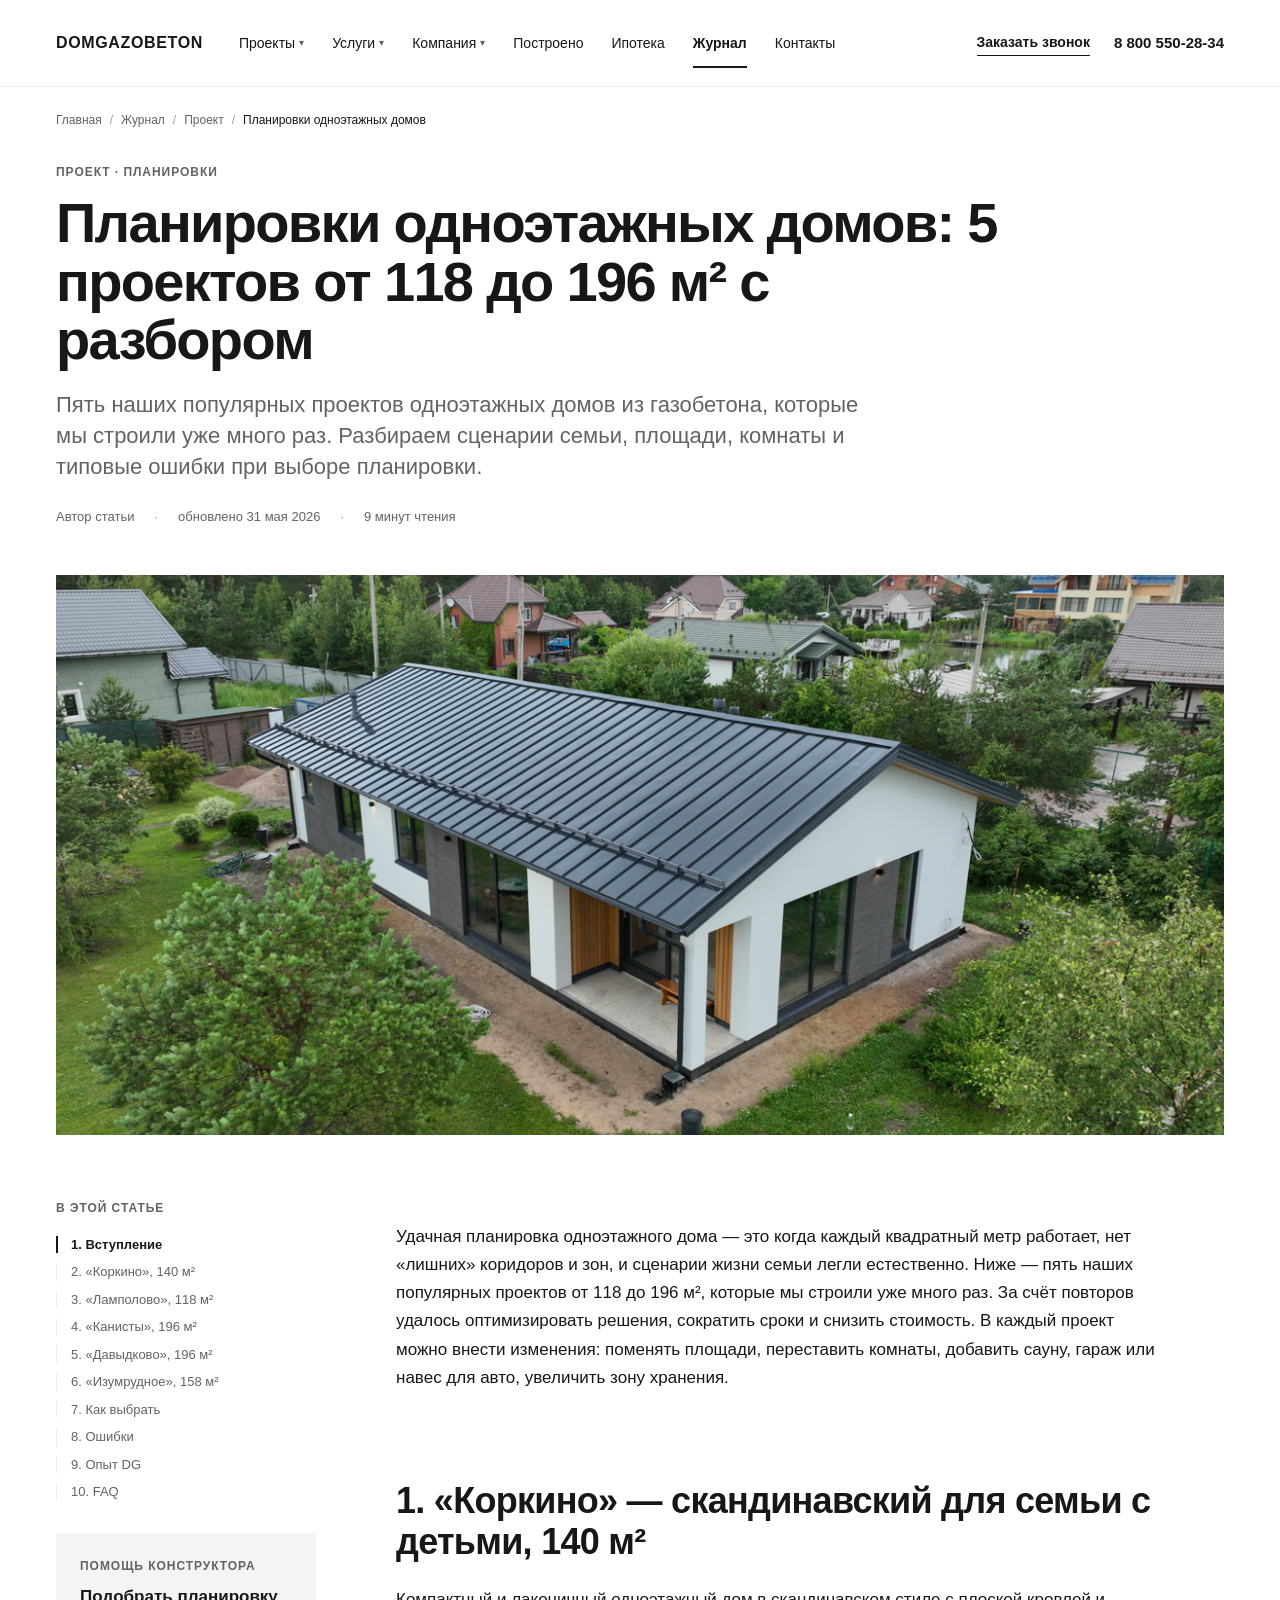
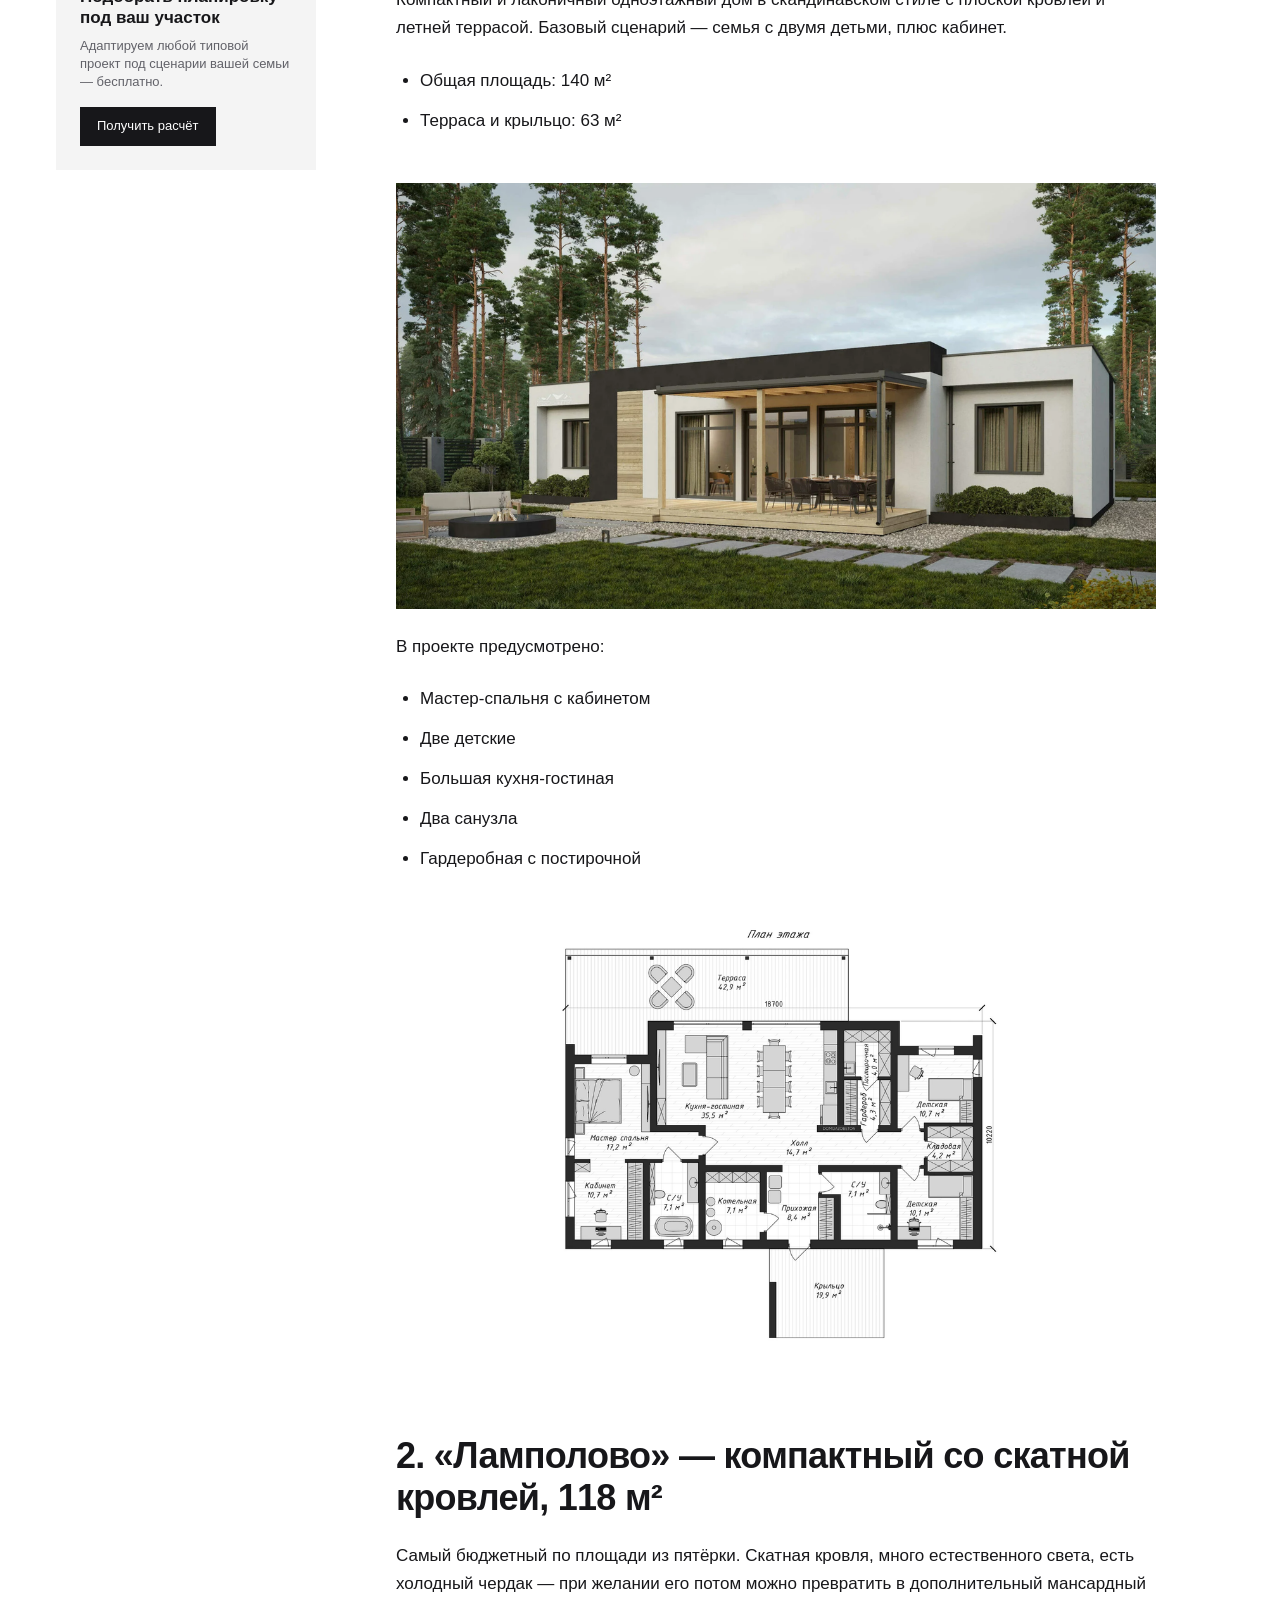
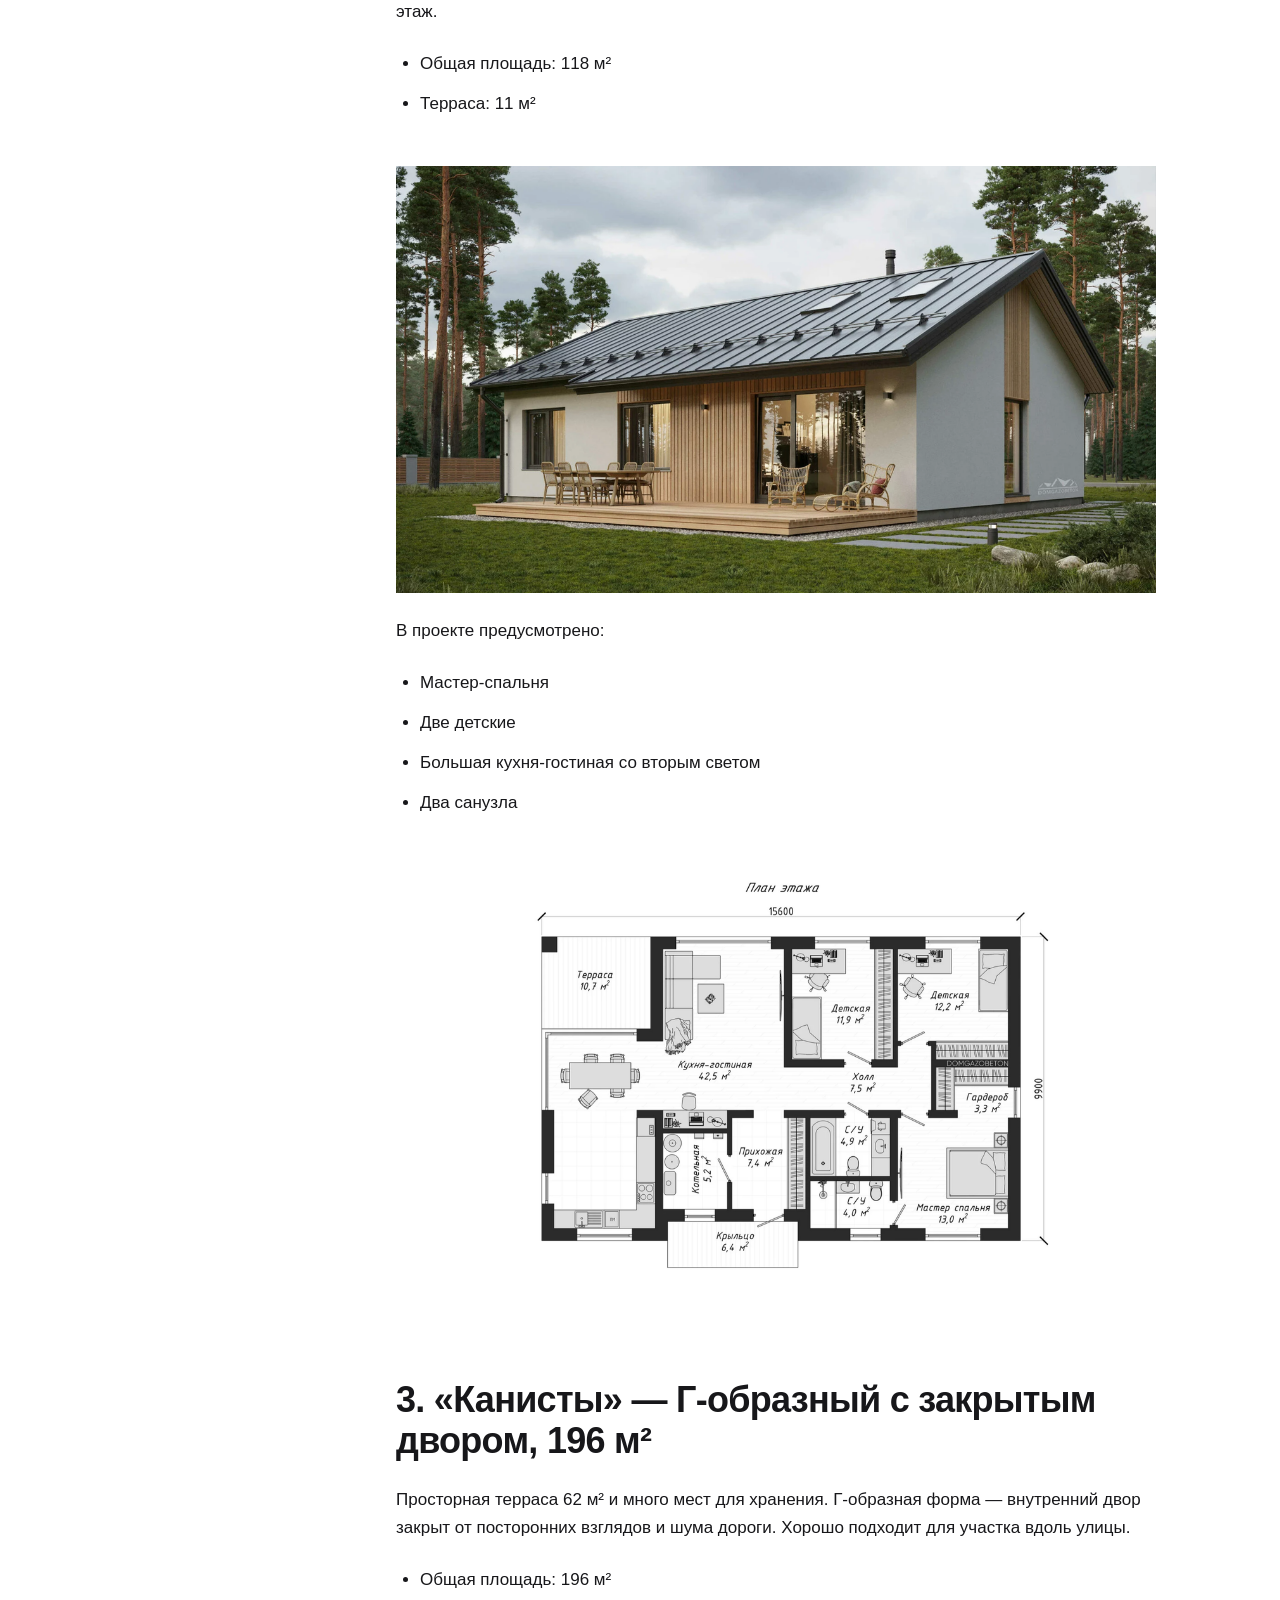
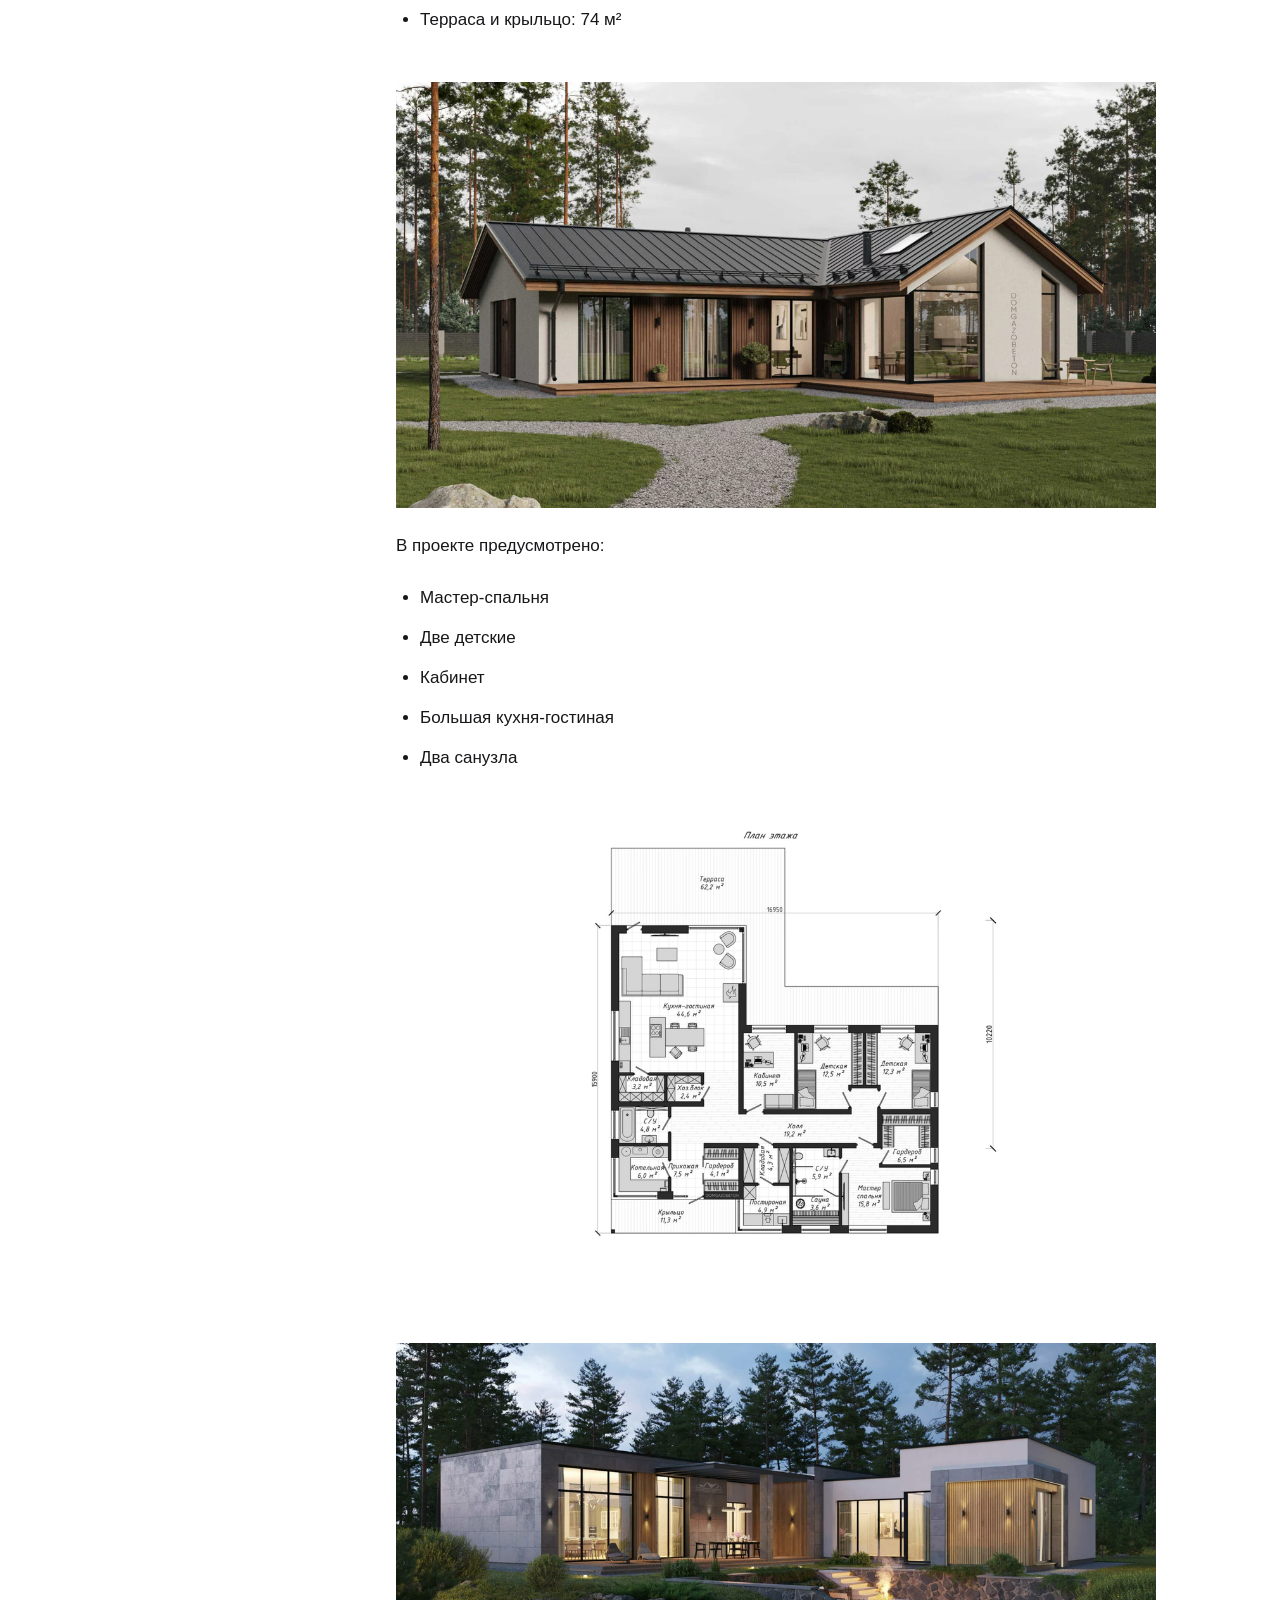
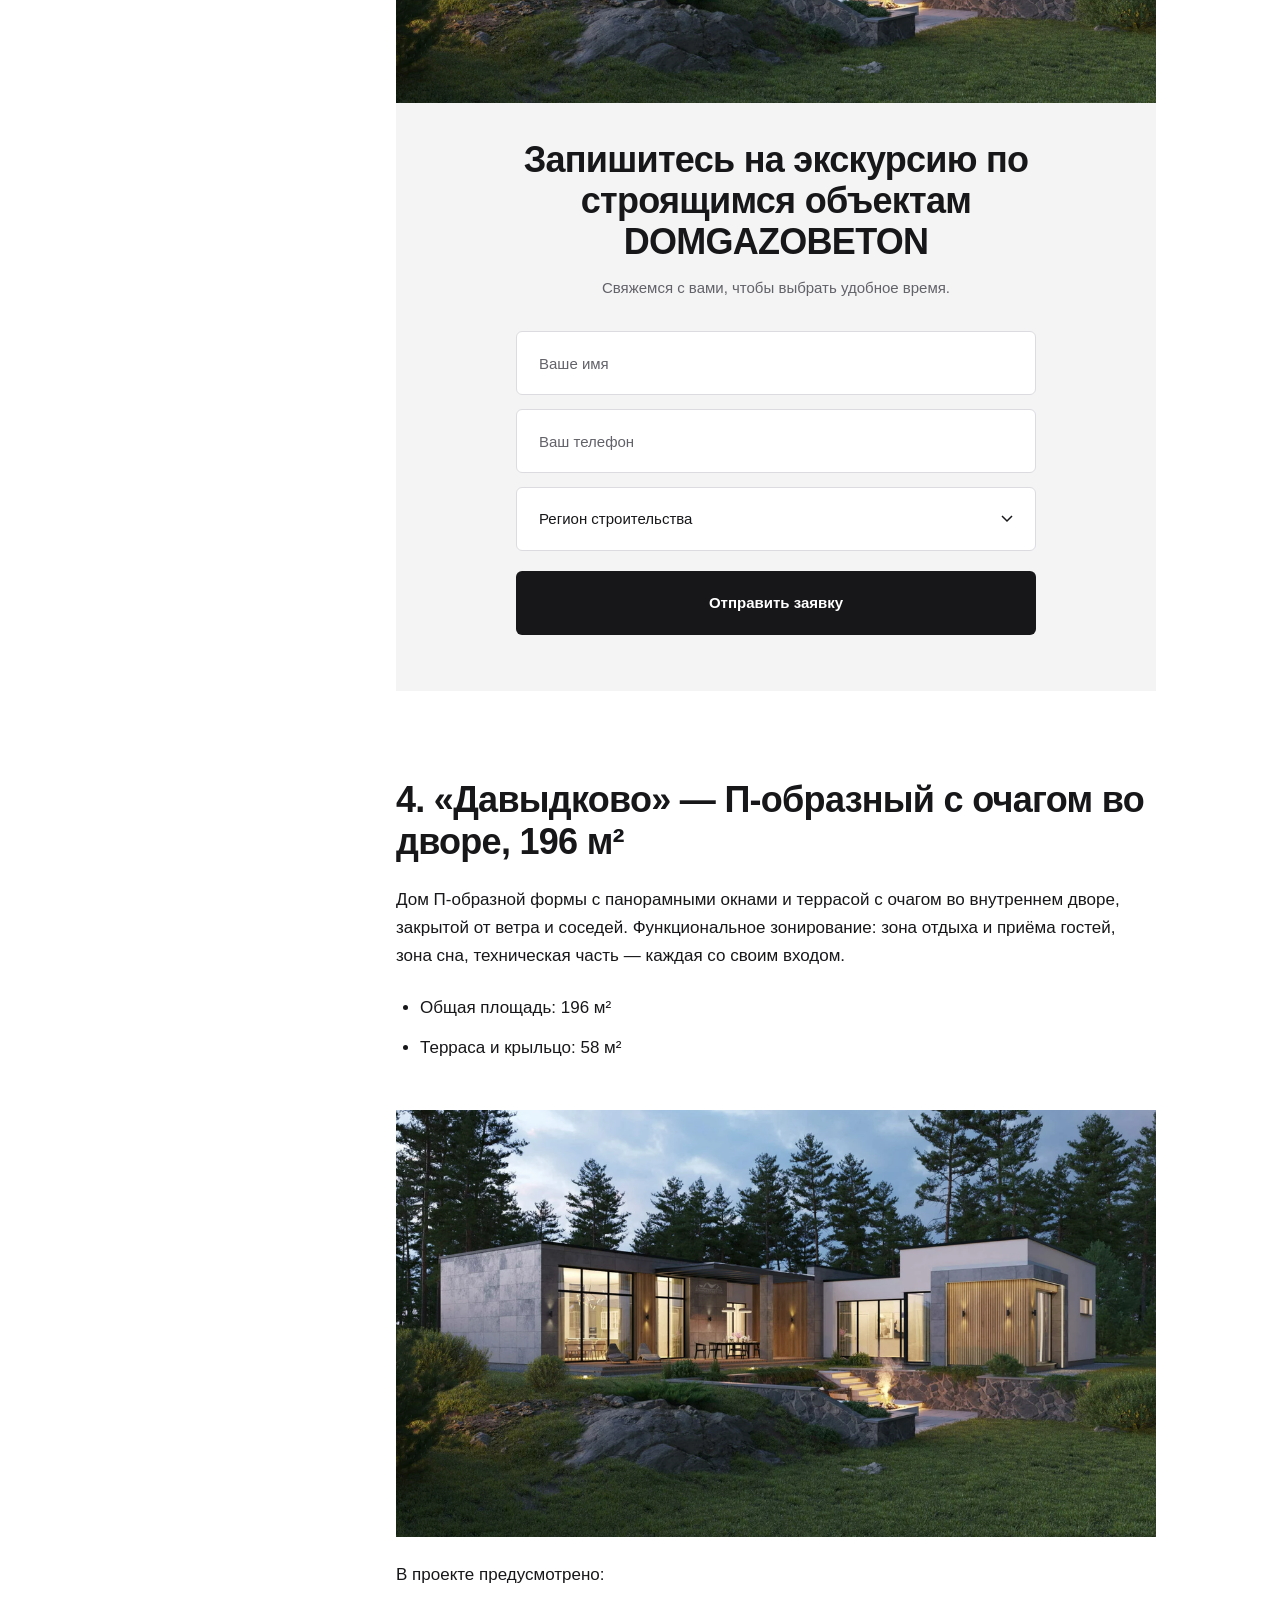
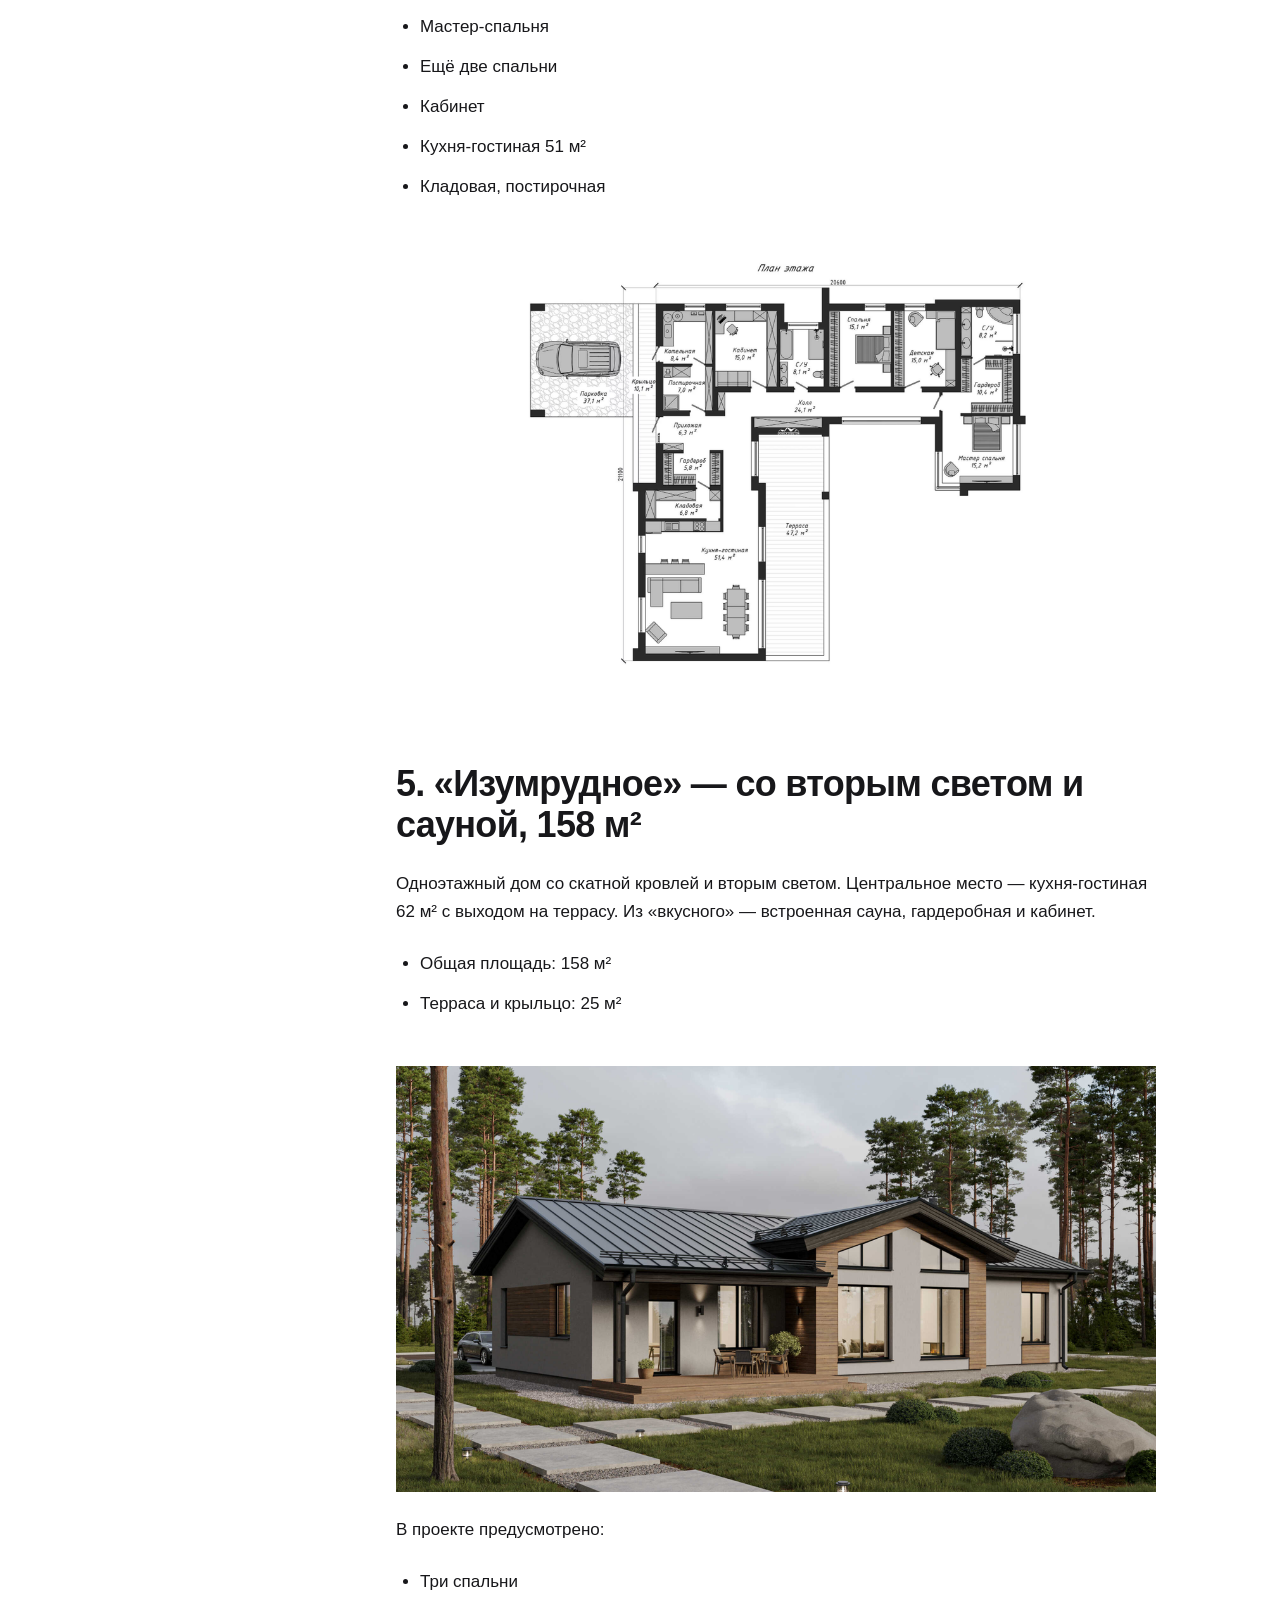
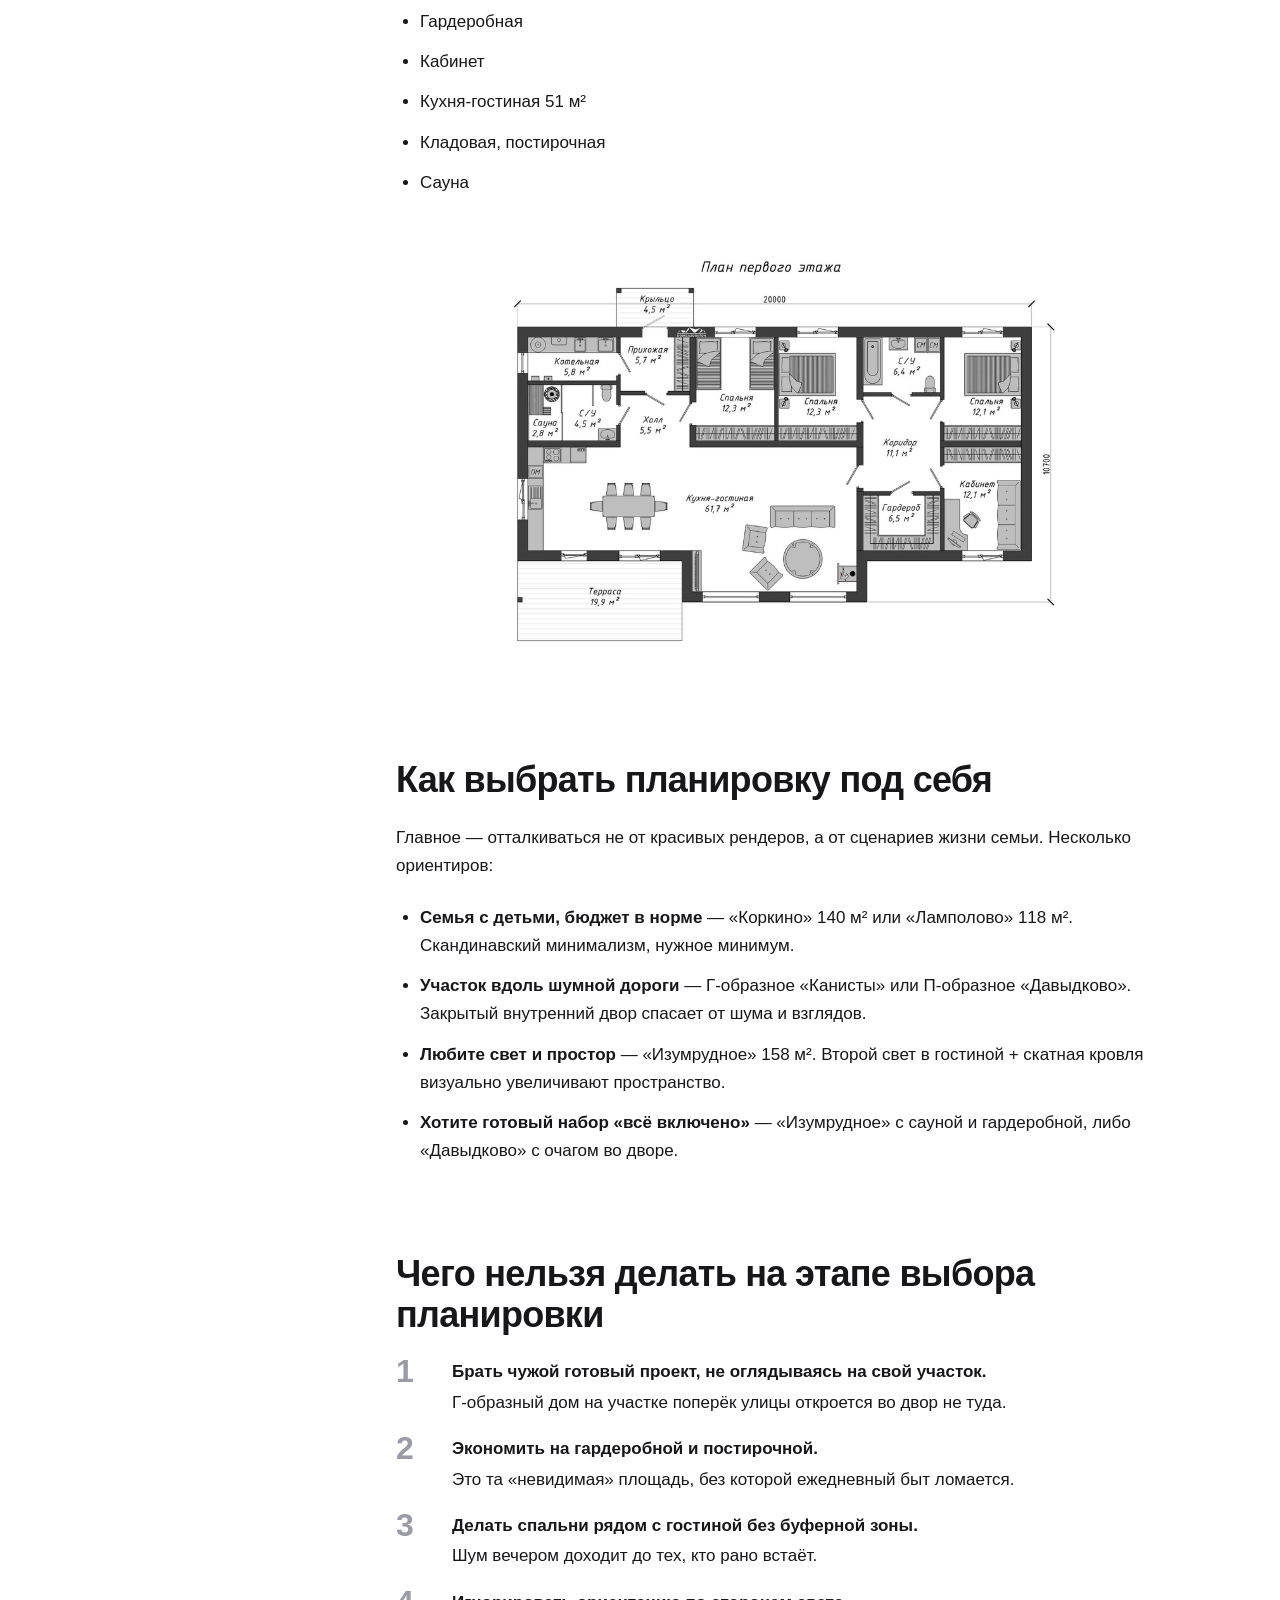
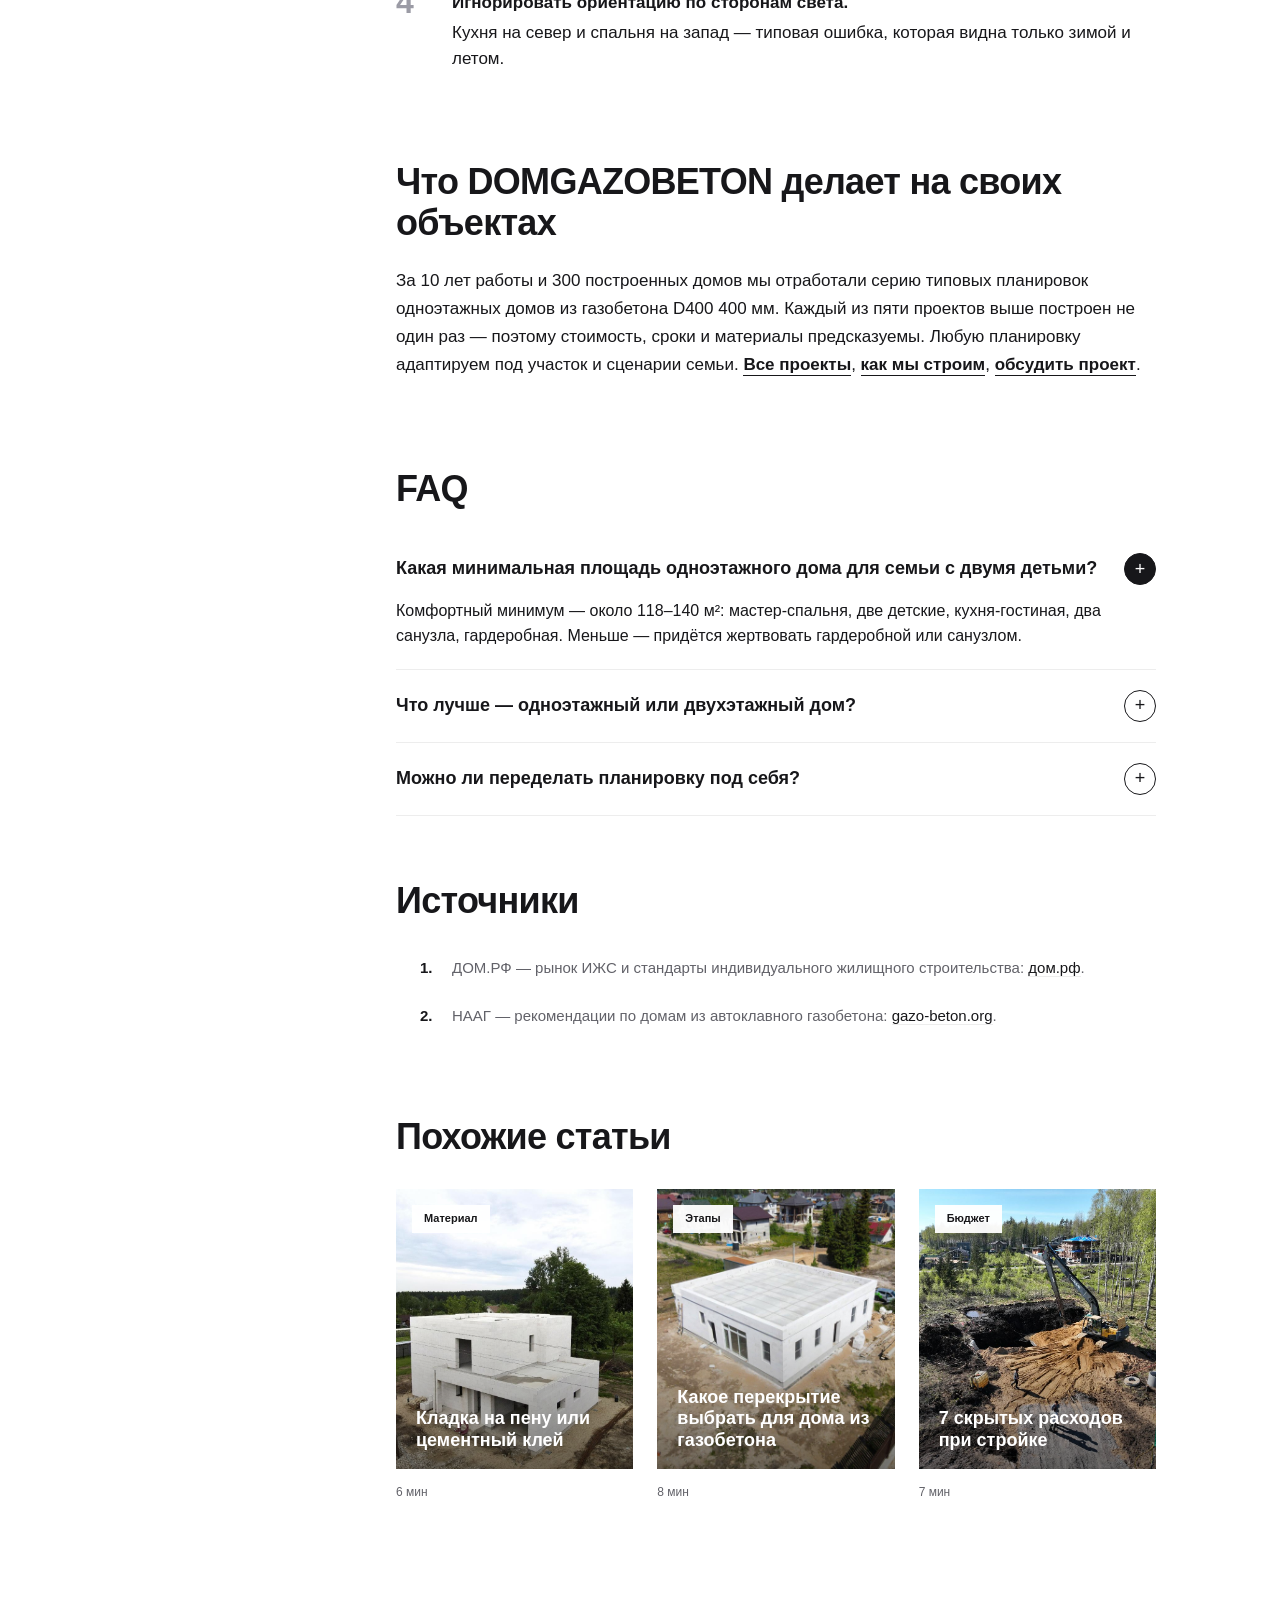
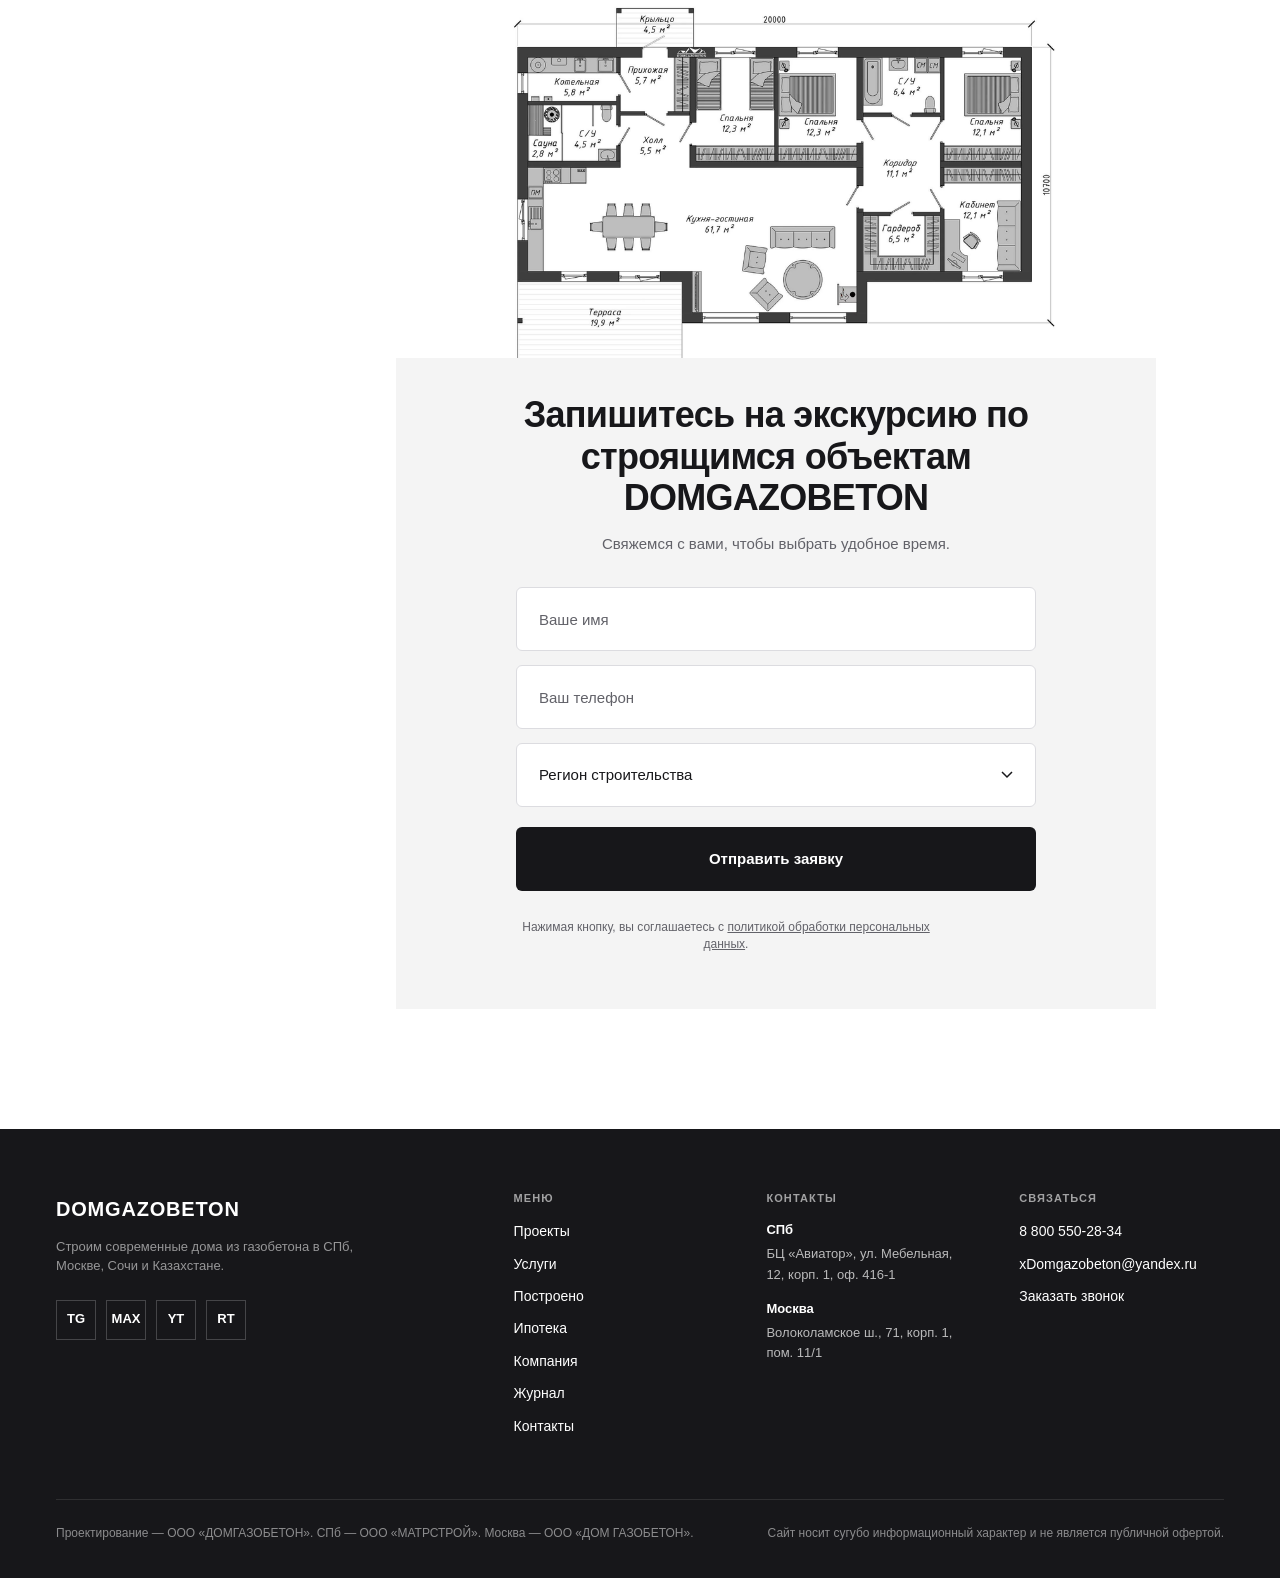
<file: planirovki-odnoetajnyh-domov.html>
<!doctype html>
<html lang="ru">
<head>
<meta charset="utf-8">
<meta name="viewport" content="width=device-width, initial-scale=1">
<title>Планировки одноэтажных домов: 5 проектов от 118 до 196 м² с разбором — DG Журнал</title>
<meta name="description" content="Пять проектов одноэтажных домов DOMGAZOBETON от 118 до 196 м²: «Коркино», «Ламполово», «Канисты», «Давыдково», «Изумрудное». Разбор планировок, площадей, сценариев и типовых ошибок.">
<link rel="canonical" href="https://domgazobeton.com/journal/planirovki-odnoetajnyh-domov">
<meta property="og:type" content="article">
<meta property="og:image" content="https://domgazobeton.com/journal/assets/img/planirovki-01-hero.png">

<link rel="stylesheet" href="assets/css/tokens.css">
<link rel="stylesheet" href="assets/css/reset.css">
<link rel="stylesheet" href="assets/css/base.css">
<link rel="stylesheet" href="assets/css/header.css">
<link rel="stylesheet" href="assets/css/footer.css">
<link rel="stylesheet" href="assets/css/form.css">
<link rel="stylesheet" href="assets/css/journal.css">
<link rel="stylesheet" href="assets/css/article.css">
<link rel="stylesheet" href="assets/css/modal.css">

<style>
  .pros-cons{margin-top:28px;display:grid;grid-template-columns:1fr 1fr;gap:24px}
  .pros-cons__col{padding:24px;border:1.5px solid var(--line)}
  .pros-cons__title{font-size:13px;font-weight:700;letter-spacing:0.04em;text-transform:uppercase;margin-bottom:14px}
  .pros-cons__title--plus{color:#1E8A4C}
  .pros-cons__title--minus{color:#C44A2A}
  .pros-cons__list{list-style:none;padding:0;margin:0;display:flex;flex-direction:column;gap:10px}
  .pros-cons__list li{padding-left:22px;position:relative;font-size:15px;line-height:1.45}
  .pros-cons__list li::before{position:absolute;left:0;top:0;font-weight:700;font-size:14px}
  .pros-cons__list--plus li::before{content:'+';color:#1E8A4C}
  .pros-cons__list--minus li::before{content:'–';color:#C44A2A}
  .article-content ol.numbered-list{counter-reset:n;list-style:none;padding:0;margin-top:24px;display:flex;flex-direction:column;gap:20px}
  .article-content ol.numbered-list li{counter-increment:n;padding-left:56px;position:relative;font-size:17px;line-height:1.55;margin-top:0}
  .article-content ol.numbered-list li::before{content:counter(n);position:absolute;left:0;top:-4px;font-size:32px;font-weight:800;color:var(--echo);letter-spacing:-0.02em;line-height:1;width:40px}
  .article-content ol.numbered-list li strong{display:block;margin-bottom:4px}
  .sources-list{margin-top:24px;padding-left:0;list-style:none;display:flex;flex-direction:column;gap:14px;counter-reset:s}
  .sources-list li{counter-increment:s;padding-left:32px;position:relative;font-size:15px;line-height:1.5;color:var(--muted)}
  .sources-list li::before{content:counter(s)'.';position:absolute;left:0;top:0;font-weight:700;color:var(--ink)}
  .sources-list a{color:var(--ink);border-bottom:1px solid var(--line)}
  @media (max-width:1023px){.pros-cons{grid-template-columns:1fr;gap:16px}.pros-cons__col{padding:18px}}
</style>

<script type="application/ld+json">
{"@context":"https://schema.org","@graph":[
  {"@type":"Organization","@id":"https://domgazobeton.com/#org","name":"DOMGAZOBETON","url":"https://domgazobeton.com/"},
  {"@type":"Article","headline":"Планировки одноэтажных домов: 5 проектов от 118 до 196 м² с разбором","image":"https://domgazobeton.com/journal/assets/img/planirovki-01-hero.png","datePublished":"2026-05-31","dateModified":"2026-05-31","author":{"@id":"https://domgazobeton.com/#org"},"publisher":{"@id":"https://domgazobeton.com/#org"},"articleSection":"Проект","inLanguage":"ru-RU"},
  {"@type":"BreadcrumbList","itemListElement":[{"@type":"ListItem","position":1,"name":"Главная","item":"https://domgazobeton.com/"},{"@type":"ListItem","position":2,"name":"Журнал","item":"https://domgazobeton.com/journal"},{"@type":"ListItem","position":3,"name":"Проект","item":"https://domgazobeton.com/journal?rubric=proekt"},{"@type":"ListItem","position":4,"name":"Планировки одноэтажных домов"}]},
  {"@type":"FAQPage","mainEntity":[
    {"@type":"Question","name":"Какая минимальная площадь одноэтажного дома для семьи с двумя детьми?","acceptedAnswer":{"@type":"Answer","text":"Комфортный минимум — около 118–140 м²: мастер-спальня, две детские, кухня-гостиная, два санузла, гардеробная. Меньше — придётся жертвовать гардеробной или санузлом."}},
    {"@type":"Question","name":"Что лучше — одноэтажный или двухэтажный дом?","acceptedAnswer":{"@type":"Answer","text":"При одинаковой жилой площади одноэтажный обычно дороже за счёт фундамента и кровли большей площади. Но удобнее в эксплуатации: нет лестницы, всё на одном уровне. Двухэтажный — компактнее в плане, выгоднее на узком участке."}},
    {"@type":"Question","name":"Можно ли переделать планировку под себя?","acceptedAnswer":{"@type":"Answer","text":"Да, в любой проект можно внести изменения: поменять площади и положение комнат, добавить сауну, гараж, навес для авто, расширить зону хранения. Это нормальный этап работы с конструктором перед стартом стройки."}}
  ]}
]}
</script>
</head>
<body>

<header class="site-header"><div class="site-header__inner"><a href="/" class="site-header__logo">DOMGAZOBETON</a><nav class="nav"><span class="nav__item">Проекты<span class="nav__caret">▾</span><span class="nav__dropdown"><a href="/projects">Все проекты</a><a href="/projects/popular">Популярные проекты</a><a href="/projects/ready">Купить готовый дом</a></span></span><span class="nav__item">Услуги<span class="nav__caret">▾</span><span class="nav__dropdown"><a href="/services/design">Проектирование</a><a href="/services/build">Строительство</a><a href="/services/interior">Дизайн интерьеров</a><a href="/services/engineering">Инженерные системы</a><a href="/services/finishing">Отделка</a><a href="/services/maintenance">Обслуживание дома</a></span></span><span class="nav__item">Компания<span class="nav__caret">▾</span><span class="nav__dropdown"><a href="/about">О нас</a><a href="/about/excursion">Экскурсия в компанию</a><a href="/about/merch">Мерч</a></span></span><a href="/built" class="nav__item">Построено</a><a href="/mortgage" class="nav__item">Ипотека</a><a href="/journal" class="nav__item nav__item--active">Журнал</a><a href="/contacts" class="nav__item">Контакты</a></nav><div class="site-header__cta"><a href="#call-form" class="site-header__cta-link">Заказать звонок</a><a href="tel:+78005502834" class="site-header__phone">8 800 550-28-34</a></div><button class="burger" aria-label="Меню"><span></span><span></span><span></span></button></div></header>

<aside id="mobile-menu" class="mobile-menu"><div class="mobile-menu__top"><span class="site-header__logo">DOMGAZOBETON</span><button class="mobile-menu__close">✕</button></div><nav class="mobile-menu__list"><a href="/projects">Проекты</a><a href="/services">Услуги</a><a href="/about">Компания</a><a href="/built">Построено</a><a href="/mortgage">Ипотека</a><a href="/journal">Журнал</a><a href="/contacts">Контакты</a></nav><div class="mobile-menu__foot"><a href="tel:+78005502834" class="mobile-menu__phone">8 800 550-28-34</a><a href="#call-form" class="btn btn--primary">Заказать звонок</a></div></aside>

<nav class="crumbs"><a href="/">Главная</a><span class="crumbs__sep">/</span><a href="/journal">Журнал</a><span class="crumbs__sep">/</span><a href="/journal?rubric=proekt">Проект</a><span class="crumbs__sep">/</span><span class="crumbs__current">Планировки одноэтажных домов</span></nav>

<header class="article-hero">
  <div class="label article-hero__rubric">Проект · Планировки</div>
  <h1 class="article-hero__title">Планировки одноэтажных домов: 5 проектов от 118 до 196 м² с разбором</h1>
  <p class="article-hero__lead">Пять наших популярных проектов одноэтажных домов из газобетона, которые мы строили уже много раз. Разбираем сценарии семьи, площади, комнаты и типовые ошибки при выборе планировки.</p>
  <div class="article-hero__meta">
    <span>Автор статьи</span>
    <span class="article-hero__meta-sep">·</span>
    <time datetime="2026-05-31">обновлено 31 мая 2026</time>
    <span class="article-hero__meta-sep">·</span>
    <span>9 минут чтения</span>
  </div>
</header>

<div class="article-cover-wrap">
  <img class="article-cover" src="assets/img/planirovki-01-hero.png" alt="Планировки одноэтажных домов DOMGAZOBETON" loading="eager" decoding="async">
</div>

<div class="article-layout">
  <aside class="article-toc" aria-label="Оглавление">
    <div class="label article-toc__label">В этой статье</div>
    <ul class="article-toc__list">
      <li class="article-toc__item is-active" data-target="sec-intro"><a href="#sec-intro">1. Вступление</a></li>
      <li class="article-toc__item" data-target="sec-korkino"><a href="#sec-korkino">2. «Коркино», 140 м²</a></li>
      <li class="article-toc__item" data-target="sec-lampolovo"><a href="#sec-lampolovo">3. «Ламполово», 118 м²</a></li>
      <li class="article-toc__item" data-target="sec-kanisty"><a href="#sec-kanisty">4. «Канисты», 196 м²</a></li>
      <li class="article-toc__item" data-target="sec-davydkovo"><a href="#sec-davydkovo">5. «Давыдково», 196 м²</a></li>
      <li class="article-toc__item" data-target="sec-izumrudnoe"><a href="#sec-izumrudnoe">6. «Изумрудное», 158 м²</a></li>
      <li class="article-toc__item" data-target="sec-vybor"><a href="#sec-vybor">7. Как выбрать</a></li>
      <li class="article-toc__item" data-target="sec-oshibki"><a href="#sec-oshibki">8. Ошибки</a></li>
      <li class="article-toc__item" data-target="sec-dg"><a href="#sec-dg">9. Опыт DG</a></li>
      <li class="article-toc__item" data-target="sec-faq"><a href="#sec-faq">10. FAQ</a></li>
    </ul>
    <div class="article-side-cta">
      <div class="label article-side-cta__label">Помощь конструктора</div>
      <div class="article-side-cta__title">Подобрать планировку под ваш участок</div>
      <div class="article-side-cta__sub">Адаптируем любой типовой проект под сценарии вашей семьи — бесплатно.</div>
      <div style="margin-top:16px"><button type="button" class="btn btn--primary btn--sm" data-open-modal data-modal-title="Подобрать планировку под ваш участок" data-modal-sub="Адаптируем любой типовой проект под сценарии вашей семьи — бесплатно.">Получить расчёт</button></div>
    </div>
  </aside>

  <details class="article-toc-mobile">
    <summary><div><div class="article-toc-mobile__title">Оглавление</div><div class="article-toc-mobile__count">10 разделов · 9 мин чтения</div></div><span class="article-toc-mobile__icon">+</span></summary>
    <ul class="article-toc-mobile__list"><li><a href="#sec-intro">1. Вступление</a></li><li><a href="#sec-korkino">2. «Коркино»</a></li><li><a href="#sec-lampolovo">3. «Ламполово»</a></li><li><a href="#sec-kanisty">4. «Канисты»</a></li><li><a href="#sec-davydkovo">5. «Давыдково»</a></li><li><a href="#sec-izumrudnoe">6. «Изумрудное»</a></li><li><a href="#sec-vybor">7. Как выбрать</a></li><li><a href="#sec-oshibki">8. Ошибки</a></li><li><a href="#sec-dg">9. Опыт DG</a></li><li><a href="#sec-faq">10. FAQ</a></li></ul>
  </details>

  <article class="article-content">

    <section id="sec-intro">
      <p>Удачная планировка одноэтажного дома — это когда каждый квадратный метр работает, нет «лишних» коридоров и зон, и сценарии жизни семьи легли естественно. Ниже — пять наших популярных проектов от 118 до 196 м², которые мы строили уже много раз. За счёт повторов удалось оптимизировать решения, сократить сроки и снизить стоимость. В каждый проект можно внести изменения: поменять площади, переставить комнаты, добавить сауну, гараж или навес для авто, увеличить зону хранения.</p>
    </section>

    <section id="sec-korkino">
      <h2>1. «Коркино» — скандинавский для семьи с детьми, 140 м²</h2>
      <p>Компактный и лаконичный одноэтажный дом в скандинавском стиле с плоской кровлей и летней террасой. Базовый сценарий — семья с двумя детьми, плюс кабинет.</p>
      <ul>
        <li>Общая площадь: 140 м²</li>
        <li>Терраса и крыльцо: 63 м²</li>
      </ul>
      <figure>
        <img src="assets/img/planirovki-korkino-1.png" alt="«Коркино» — план одноэтажного дома 140 м²" loading="lazy" decoding="async">
      </figure>
      <p>В проекте предусмотрено:</p>
      <ul>
        <li>Мастер-спальня с кабинетом</li>
        <li>Две детские</li>
        <li>Большая кухня-гостиная</li>
        <li>Два санузла</li>
        <li>Гардеробная с постирочной</li>
      </ul>
      <figure>
        <img src="assets/img/planirovki-korkino-2.png" alt="«Коркино» — внешний вид дома" loading="lazy" decoding="async">
      </figure>
    </section>

    <section id="sec-lampolovo">
      <h2>2. «Ламполово» — компактный со скатной кровлей, 118 м²</h2>
      <p>Самый бюджетный по площади из пятёрки. Скатная кровля, много естественного света, есть холодный чердак — при желании его потом можно превратить в дополнительный мансардный этаж.</p>
      <ul>
        <li>Общая площадь: 118 м²</li>
        <li>Терраса: 11 м²</li>
      </ul>
      <figure>
        <img src="assets/img/planirovki-lampolovo-1.png" alt="«Ламполово» — план одноэтажного дома 118 м²" loading="lazy" decoding="async">
      </figure>
      <p>В проекте предусмотрено:</p>
      <ul>
        <li>Мастер-спальня</li>
        <li>Две детские</li>
        <li>Большая кухня-гостиная со вторым светом</li>
        <li>Два санузла</li>
      </ul>
      <figure>
        <img src="assets/img/planirovki-lampolovo-2.png" alt="«Ламполово» — внешний вид дома" loading="lazy" decoding="async">
      </figure>
    </section>

    <section id="sec-kanisty">
      <h2>3. «Канисты» — Г-образный с закрытым двором, 196 м²</h2>
      <p>Просторная терраса 62 м² и много мест для хранения. Г-образная форма — внутренний двор закрыт от посторонних взглядов и шума дороги. Хорошо подходит для участка вдоль улицы.</p>
      <ul>
        <li>Общая площадь: 196 м²</li>
        <li>Терраса и крыльцо: 74 м²</li>
      </ul>
      <figure>
        <img src="assets/img/planirovki-kanisty-1.png" alt="«Канисты» — план Г-образного дома 196 м²" loading="lazy" decoding="async">
      </figure>
      <p>В проекте предусмотрено:</p>
      <ul>
        <li>Мастер-спальня</li>
        <li>Две детские</li>
        <li>Кабинет</li>
        <li>Большая кухня-гостиная</li>
        <li>Два санузла</li>
      </ul>
      <figure>
        <img src="assets/img/planirovki-kanisty-2.png" alt="«Канисты» — внешний вид дома" loading="lazy" decoding="async">
      </figure>
    </section>

    <div class="article-final-cta">
      <form class="lead-form" data-action="/api/lead" novalidate>
        <div class="lead-form__hero"><img src="assets/img/planirovki-davydkovo-1.png" alt="Объект DOMGAZOBETON «Давыдково»"></div>
        <div class="lead-form__title">Запишитесь на экскурсию по строящимся объектам DOMGAZOBETON</div>
        <div class="lead-form__sub">Свяжемся с вами, чтобы выбрать удобное время.</div>
        <div class="lead-form__fields">
          <input class="lead-form__input" type="text" name="name" placeholder="Ваше имя" required>
          <input class="lead-form__input" type="tel" name="phone" placeholder="Ваш телефон" required>
          <select class="lead-form__select" name="region" required><option value="">Регион строительства</option><option>СПб и область</option><option>Москва и область</option><option>Сочи и юг</option><option>Казахстан</option></select>
          <button class="lead-form__submit" type="submit">Отправить заявку</button>
        </div>
      </form>
    </div>

    <section id="sec-davydkovo">
      <h2>4. «Давыдково» — П-образный с очагом во дворе, 196 м²</h2>
      <p>Дом П-образной формы с панорамными окнами и террасой с очагом во внутреннем дворе, закрытой от ветра и соседей. Функциональное зонирование: зона отдыха и приёма гостей, зона сна, техническая часть — каждая со своим входом.</p>
      <ul>
        <li>Общая площадь: 196 м²</li>
        <li>Терраса и крыльцо: 58 м²</li>
      </ul>
      <figure>
        <img src="assets/img/planirovki-davydkovo-1.png" alt="«Давыдково» — план П-образного дома 196 м²" loading="lazy" decoding="async">
      </figure>
      <p>В проекте предусмотрено:</p>
      <ul>
        <li>Мастер-спальня</li>
        <li>Ещё две спальни</li>
        <li>Кабинет</li>
        <li>Кухня-гостиная 51 м²</li>
        <li>Кладовая, постирочная</li>
      </ul>
      <figure>
        <img src="assets/img/planirovki-davydkovo-2.png" alt="«Давыдково» — внешний вид дома" loading="lazy" decoding="async">
      </figure>
    </section>

    <section id="sec-izumrudnoe">
      <h2>5. «Изумрудное» — со вторым светом и сауной, 158 м²</h2>
      <p>Одноэтажный дом со скатной кровлей и вторым светом. Центральное место — кухня-гостиная 62 м² с выходом на террасу. Из «вкусного» — встроенная сауна, гардеробная и кабинет.</p>
      <ul>
        <li>Общая площадь: 158 м²</li>
        <li>Терраса и крыльцо: 25 м²</li>
      </ul>
      <figure>
        <img src="assets/img/planirovki-izumrudnoe-1.png" alt="«Изумрудное» — план дома 158 м² со вторым светом" loading="lazy" decoding="async">
      </figure>
      <p>В проекте предусмотрено:</p>
      <ul>
        <li>Три спальни</li>
        <li>Гардеробная</li>
        <li>Кабинет</li>
        <li>Кухня-гостиная 51 м²</li>
        <li>Кладовая, постирочная</li>
        <li>Сауна</li>
      </ul>
      <figure>
        <img src="assets/img/planirovki-izumrudnoe-2.png" alt="«Изумрудное» — внешний вид дома" loading="lazy" decoding="async">
      </figure>
    </section>

    <section id="sec-vybor">
      <h2>Как выбрать планировку под себя</h2>
      <p>Главное — отталкиваться не от красивых рендеров, а от сценариев жизни семьи. Несколько ориентиров:</p>
      <ul>
        <li><strong>Семья с детьми, бюджет в норме</strong> — «Коркино» 140 м² или «Ламполово» 118 м². Скандинавский минимализм, нужное минимум.</li>
        <li><strong>Участок вдоль шумной дороги</strong> — Г-образное «Канисты» или П-образное «Давыдково». Закрытый внутренний двор спасает от шума и взглядов.</li>
        <li><strong>Любите свет и простор</strong> — «Изумрудное» 158 м². Второй свет в гостиной + скатная кровля визуально увеличивают пространство.</li>
        <li><strong>Хотите готовый набор «всё включено»</strong> — «Изумрудное» с сауной и гардеробной, либо «Давыдково» с очагом во дворе.</li>
      </ul>
    </section>

    <section id="sec-oshibki">
      <h2>Чего нельзя делать на этапе выбора планировки</h2>
      <ol class="numbered-list">
        <li><strong>Брать чужой готовый проект, не оглядываясь на свой участок.</strong> Г-образный дом на участке поперёк улицы откроется во двор не туда.</li>
        <li><strong>Экономить на гардеробной и постирочной.</strong> Это та «невидимая» площадь, без которой ежедневный быт ломается.</li>
        <li><strong>Делать спальни рядом с гостиной без буферной зоны.</strong> Шум вечером доходит до тех, кто рано встаёт.</li>
        <li><strong>Игнорировать ориентацию по сторонам света.</strong> Кухня на север и спальня на запад — типовая ошибка, которая видна только зимой и летом.</li>
      </ol>
    </section>

    <section id="sec-dg">
      <h2>Что DOMGAZOBETON делает на своих объектах</h2>
      <p>За 10 лет работы и 300 построенных домов мы отработали серию типовых планировок одноэтажных домов из газобетона D400 400 мм. Каждый из пяти проектов выше построен не один раз — поэтому стоимость, сроки и материалы предсказуемы. Любую планировку адаптируем под участок и сценарии семьи. <a class="link" href="https://domgazobeton.com/projects">Все проекты</a>, <a class="link" href="https://domgazobeton.com/service_building">как мы строим</a>, <a class="link" href="https://domgazobeton.com/contacts">обсудить проект</a>.</p>
    </section>

    <section id="sec-faq" class="faq">
      <h2>FAQ</h2>
      <details class="faq-item" open><summary><span class="faq-item__q">Какая минимальная площадь одноэтажного дома для семьи с двумя детьми?</span><span class="faq-item__toggle" aria-hidden="true">+</span></summary><div class="faq-item__a"><p>Комфортный минимум — около 118–140 м²: мастер-спальня, две детские, кухня-гостиная, два санузла, гардеробная. Меньше — придётся жертвовать гардеробной или санузлом.</p></div></details>
      <details class="faq-item"><summary><span class="faq-item__q">Что лучше — одноэтажный или двухэтажный дом?</span><span class="faq-item__toggle" aria-hidden="true">+</span></summary><div class="faq-item__a"><p>При одинаковой жилой площади одноэтажный обычно дороже за счёт фундамента и кровли большей площади. Но удобнее в эксплуатации: нет лестницы, всё на одном уровне. Двухэтажный — компактнее в плане, выгоднее на узком участке.</p></div></details>
      <details class="faq-item"><summary><span class="faq-item__q">Можно ли переделать планировку под себя?</span><span class="faq-item__toggle" aria-hidden="true">+</span></summary><div class="faq-item__a"><p>Да, в любой проект можно внести изменения: поменять площади и положение комнат, добавить сауну, гараж, навес для авто, расширить зону хранения. Это нормальный этап работы с конструктором перед стартом стройки.</p></div></details>
    </section>

    <section style="margin-top:64px"><h2>Источники</h2>
      <ol class="sources-list">
        <li>ДОМ.РФ — рынок ИЖС и стандарты индивидуального жилищного строительства: <a href="https://дом.рф/" rel="nofollow">дом.рф</a>.</li>
        <li>НААГ — рекомендации по домам из автоклавного газобетона: <a href="https://gazo-beton.org/" rel="nofollow">gazo-beton.org</a>.</li>
      </ol>
    </section>

    <section class="related">
      <h2>Похожие статьи</h2>
      <div class="related-grid">
        <a class="card" href="kladka-na-penu-ili-cement.html"><div class="card__media"><img class="card__img" src="assets/img/klej-01-hero.png" alt="" loading="lazy"><div class="card__shade"></div><span class="card__rubric">Материал</span><div class="card__title-overlay">Кладка на пену или цементный клей</div></div><div class="card__meta">6 мин</div></a>
        <a class="card" href="perekrytie-dlya-gazobetona.html"><div class="card__media"><img class="card__img" src="assets/img/perekrytie-01-hero.png" alt="" loading="lazy"><div class="card__shade"></div><span class="card__rubric">Этапы</span><div class="card__title-overlay">Какое перекрытие выбрать для дома из газобетона</div></div><div class="card__meta">8 мин</div></a>
        <a class="card" href="skrytye-rashody-pri-stroitelstve.html"><div class="card__media"><img class="card__img" src="assets/img/rashody-01-uchastok.png" alt="" loading="lazy"><div class="card__shade"></div><span class="card__rubric">Бюджет</span><div class="card__title-overlay">7 скрытых расходов при стройке</div></div><div class="card__meta">7 мин</div></a>
      </div>
    </section>

    <div class="article-final-cta">
      <form class="lead-form" id="call-form" data-action="/api/lead" novalidate>
        <div class="lead-form__hero"><img src="assets/img/planirovki-izumrudnoe-2.png" alt="Объект DOMGAZOBETON «Изумрудное»"></div>
        <div class="lead-form__title">Запишитесь на экскурсию по строящимся объектам DOMGAZOBETON</div>
        <div class="lead-form__sub">Свяжемся с вами, чтобы выбрать удобное время.</div>
        <div class="lead-form__fields">
          <input class="lead-form__input" type="text" name="name" placeholder="Ваше имя" required>
          <input class="lead-form__input" type="tel" name="phone" placeholder="Ваш телефон" required>
          <select class="lead-form__select" name="region" required><option value="">Регион строительства</option><option>СПб и область</option><option>Москва и область</option><option>Сочи и юг</option><option>Казахстан</option></select>
          <button class="lead-form__submit" type="submit">Отправить заявку</button>
          <div class="lead-form__agree">Нажимая кнопку, вы соглашаетесь с <a href="/privacy">политикой обработки персональных данных</a>.</div>
        </div>
      </form>
    </div>
  </article>
</div>

<footer class="site-footer"><div class="site-footer__inner"><div class="site-footer__grid"><div><div class="site-footer__brand-name">DOMGAZOBETON</div><div class="site-footer__brand-desc">Строим современные дома из газобетона в СПб, Москве, Сочи и Казахстане.</div><div class="site-footer__socials" style="margin-top:24px"><a href="https://t.me/domgazobeton">TG</a><a href="https://max.ru/domgazobeton">MAX</a><a href="https://youtube.com/@domgazobeton">YT</a><a href="https://rutube.ru/channel/domgazobeton">RT</a></div></div><div class="site-footer__col"><h4>Меню</h4><ul><li><a href="/projects">Проекты</a></li><li><a href="/services">Услуги</a></li><li><a href="/built">Построено</a></li><li><a href="/mortgage">Ипотека</a></li><li><a href="/about">Компания</a></li><li><a href="/journal">Журнал</a></li><li><a href="/contacts">Контакты</a></li></ul></div><div class="site-footer__col"><h4>Контакты</h4><div class="site-footer__address"><strong>СПб</strong>БЦ «Авиатор», ул. Мебельная, 12, корп. 1, оф. 416-1</div><div class="site-footer__address"><strong>Москва</strong>Волоколамское ш., 71, корп. 1, пом. 11/1</div></div><div class="site-footer__col"><h4>Связаться</h4><ul><li><a href="tel:+78005502834">8 800 550-28-34</a></li><li><a href="mailto:xDomgazobeton@yandex.ru">xDomgazobeton@yandex.ru</a></li><li><a href="#call-form">Заказать звонок</a></li></ul></div></div><div class="site-footer__legal"><p>Проектирование — ООО «ДОМГАЗОБЕТОН». СПб — ООО «МАТРСТРОЙ». Москва — ООО «ДОМ ГАЗОБЕТОН».</p><p>Сайт носит сугубо информационный характер и не является публичной офертой.</p></div></div></footer>

<script src="assets/js/menu.js" defer></script>
<script src="assets/js/toc.js" defer></script>
<script src="assets/js/form.js" defer></script>
<div id="side-modal" class="modal" aria-hidden="true" role="dialog" aria-modal="true">
  <div class="modal__dialog">
    <button class="modal__close" aria-label="Закрыть">✕</button>
    <div class="modal__title">Получить расчёт от конструктора</div>
    <div class="modal__sub">Свяжемся в течение 15 минут — ответим на все вопросы по проекту.</div>
    <form class="modal__form" data-action="/api/lead" novalidate>
      <div class="modal__fields">
        <input class="modal__input" type="text" name="name" placeholder="Ваше имя" autocomplete="name" required>
        <input class="modal__input" type="tel" name="phone" placeholder="Ваш телефон" autocomplete="tel" required>
        <select class="modal__select" name="region" required>
          <option value="">Регион строительства</option>
          <option>Санкт-Петербург и область</option>
          <option>Москва и область</option>
          <option>Сочи и юг</option>
          <option>Казахстан</option>
        </select>
        <button class="modal__submit" type="submit">Отправить заявку</button>
        <div class="modal__agree">Нажимая кнопку, вы соглашаетесь с <a href="/privacy">политикой обработки персональных данных</a>.</div>
      </div>
    </form>
  </div>
</div>
<script src="assets/js/modal.js" defer></script>
</body>
</html>
</file>
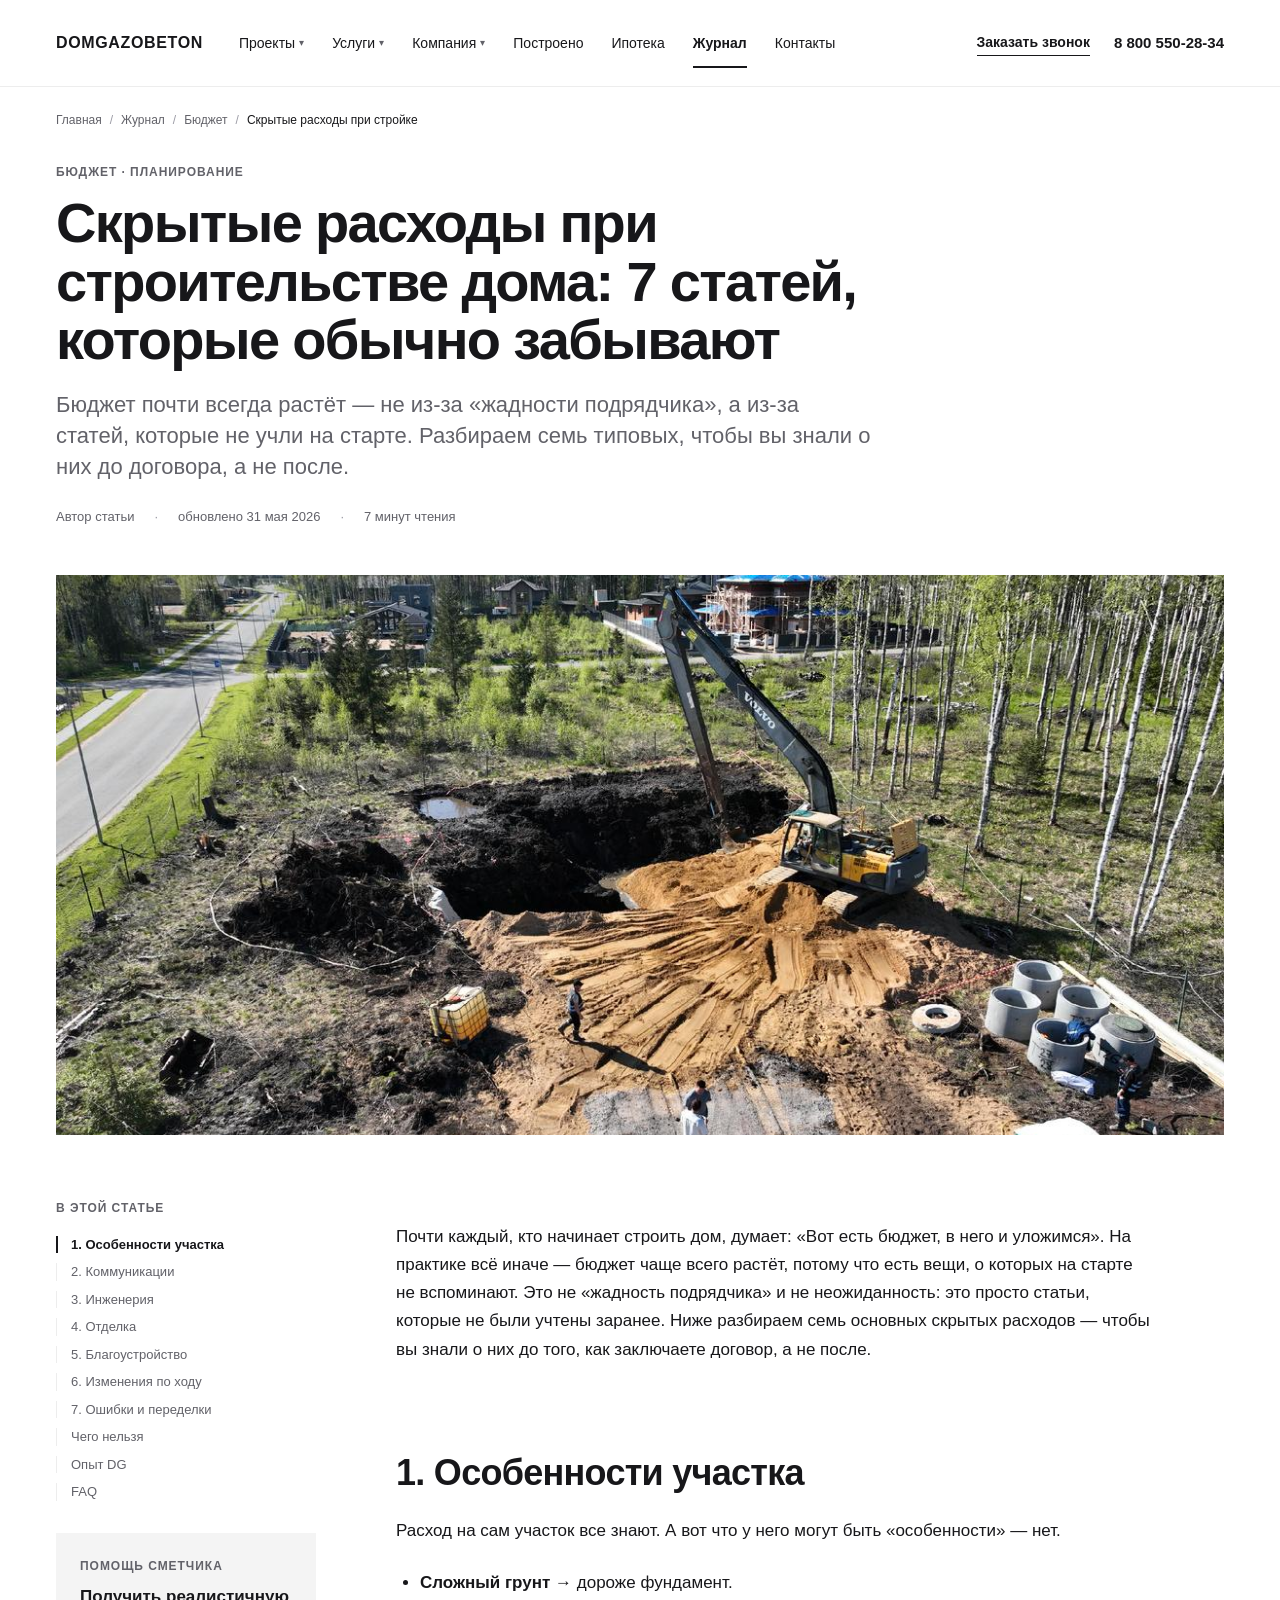
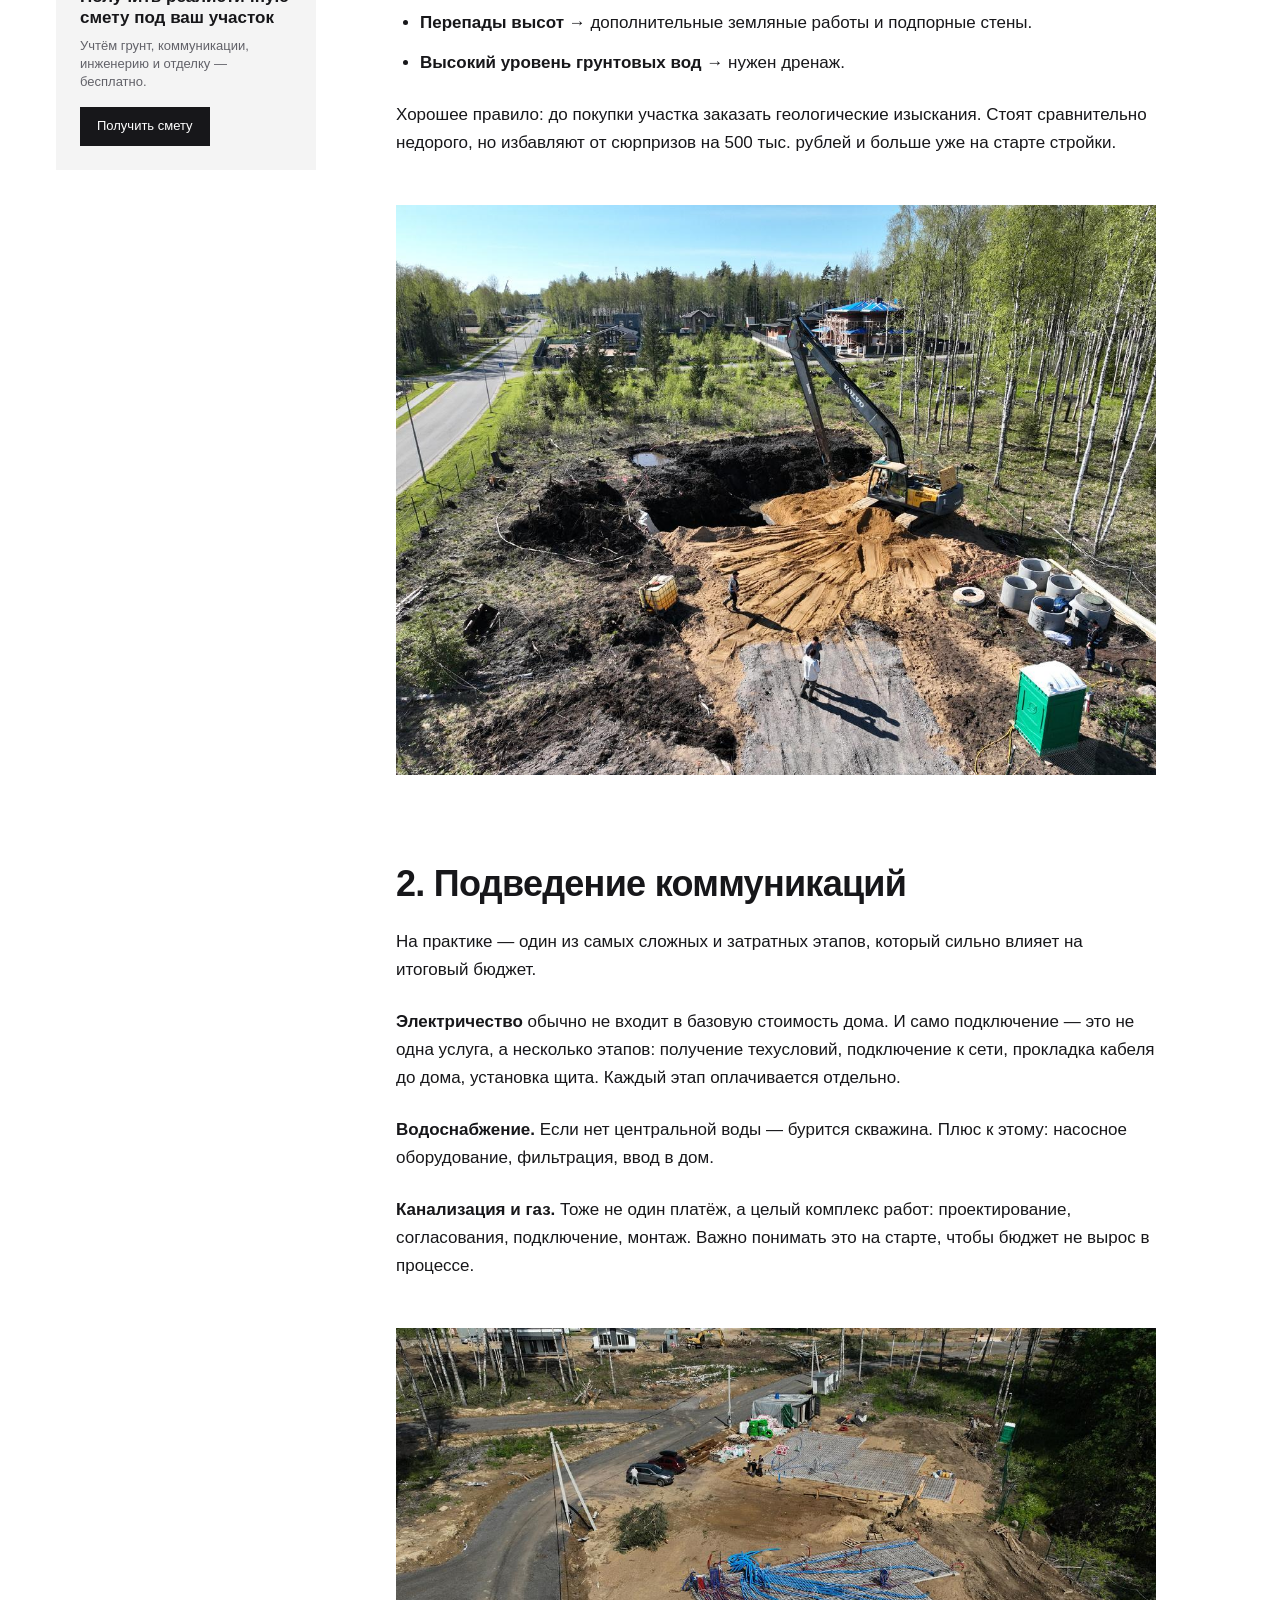
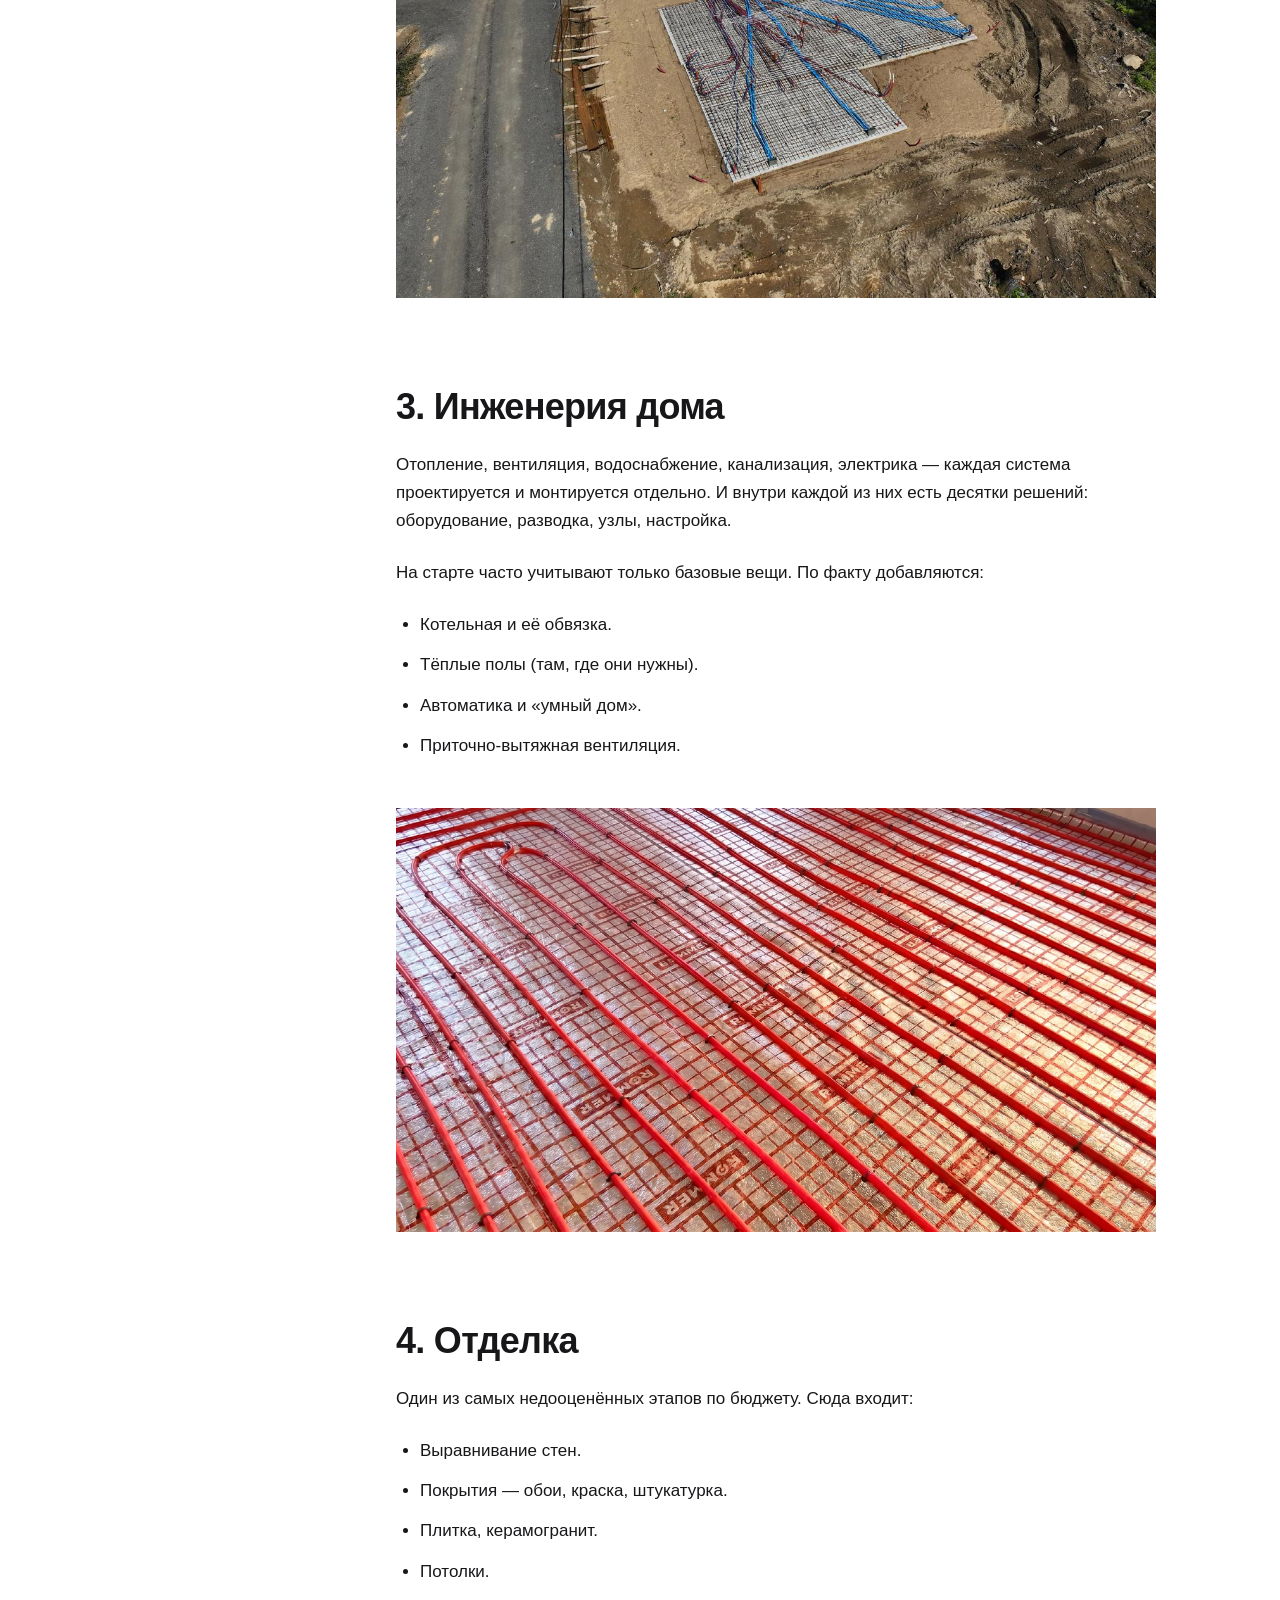
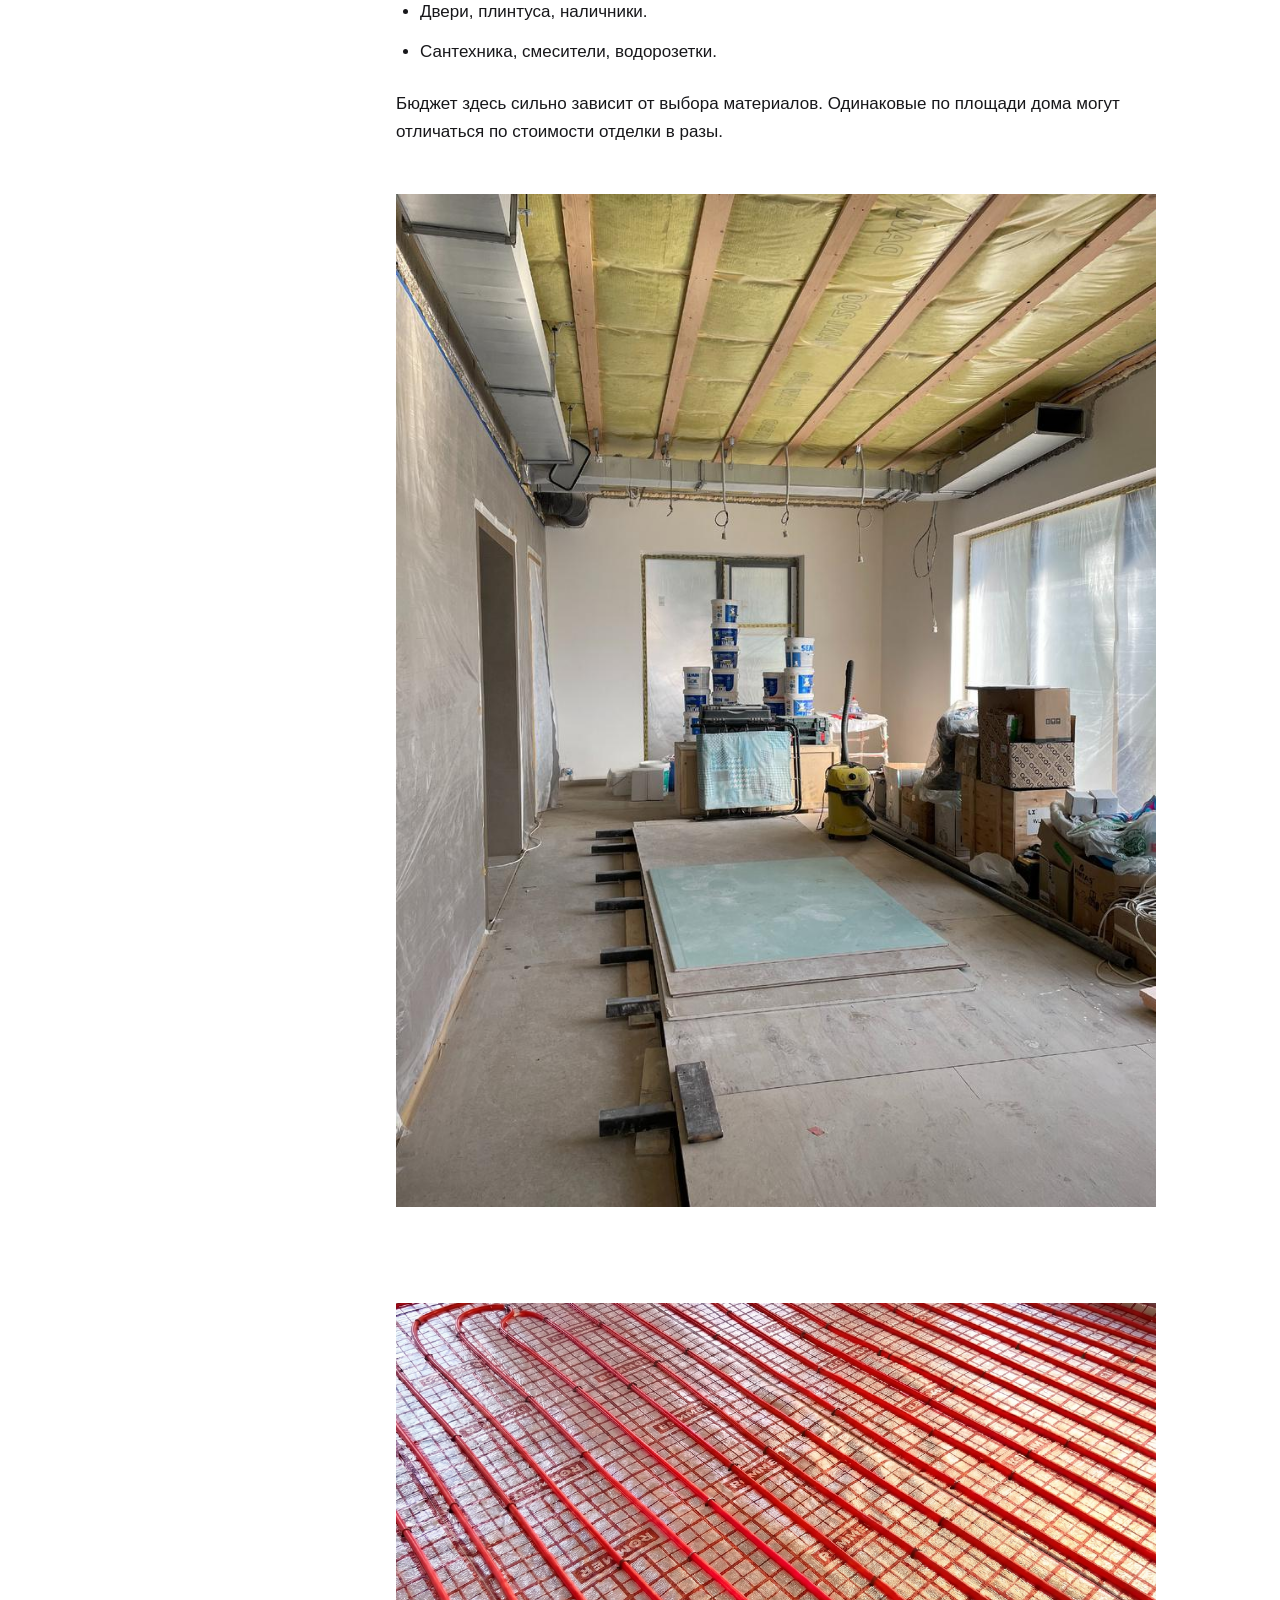
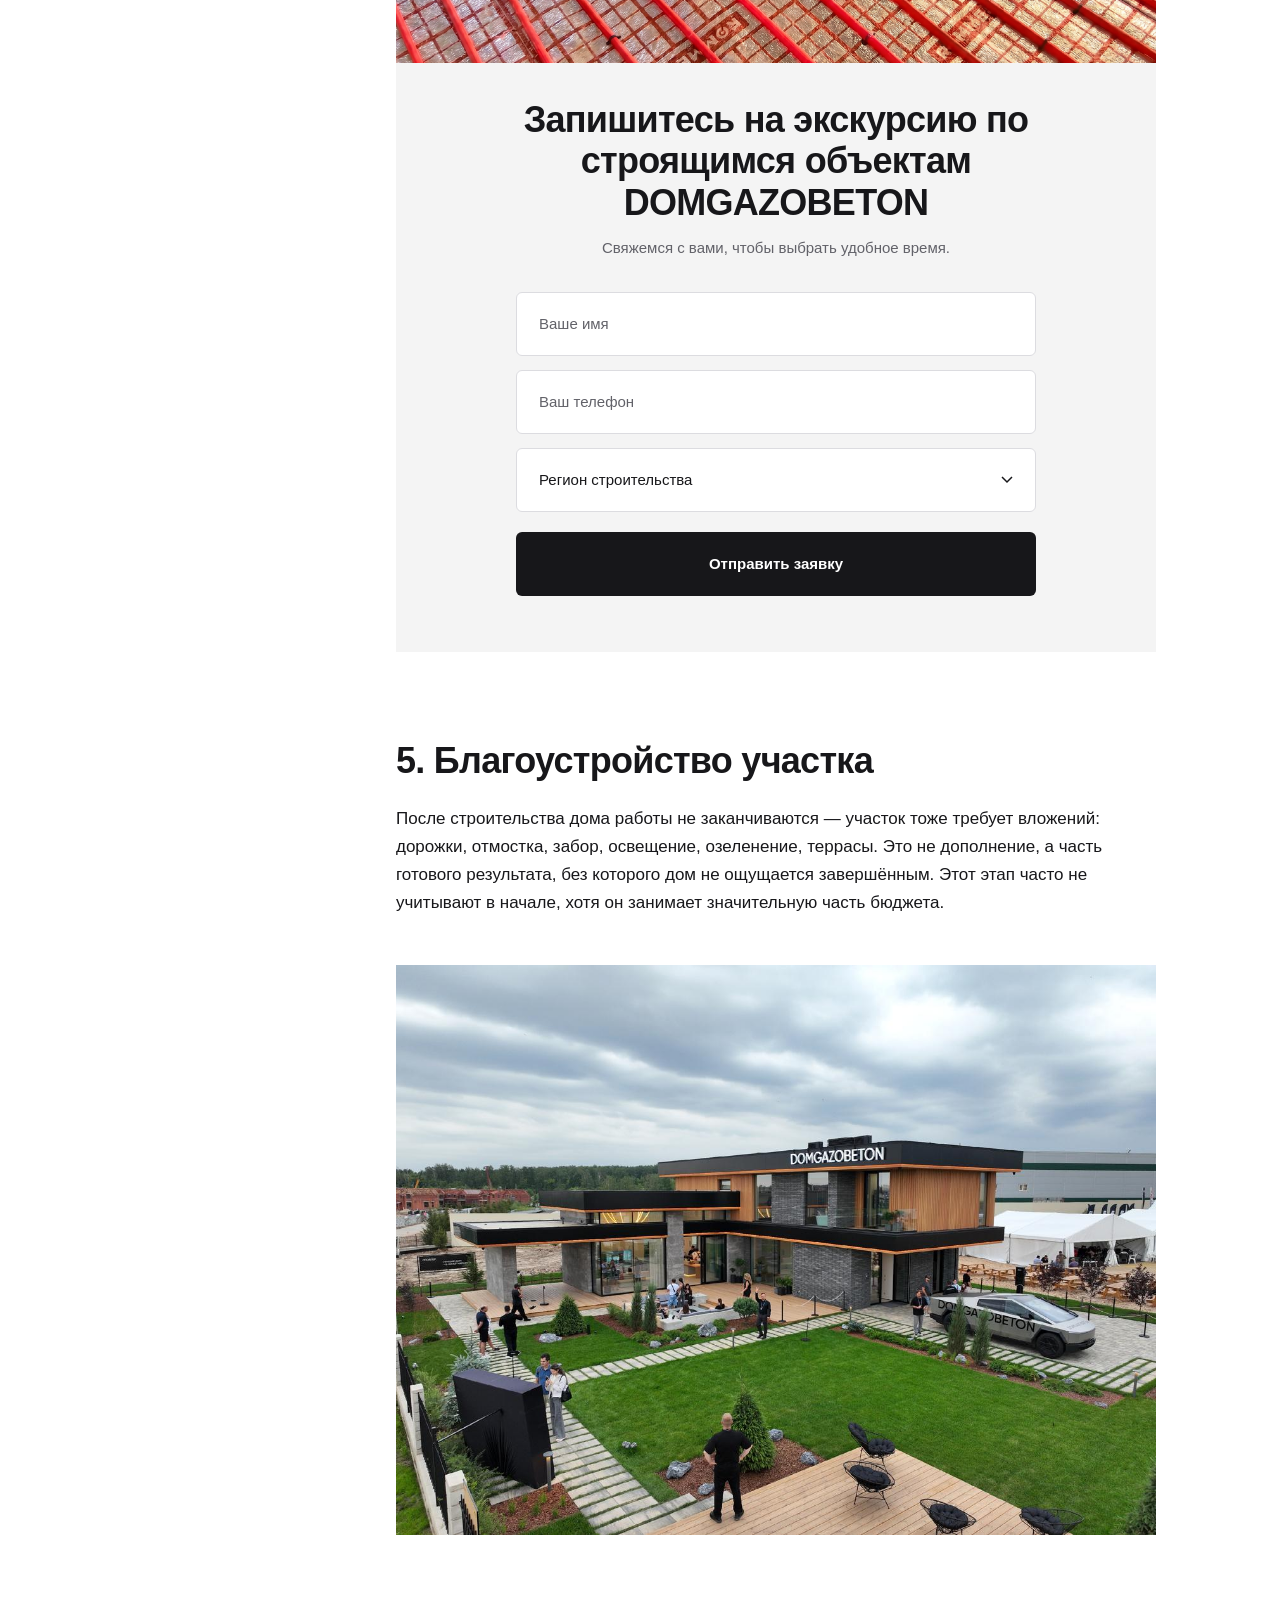
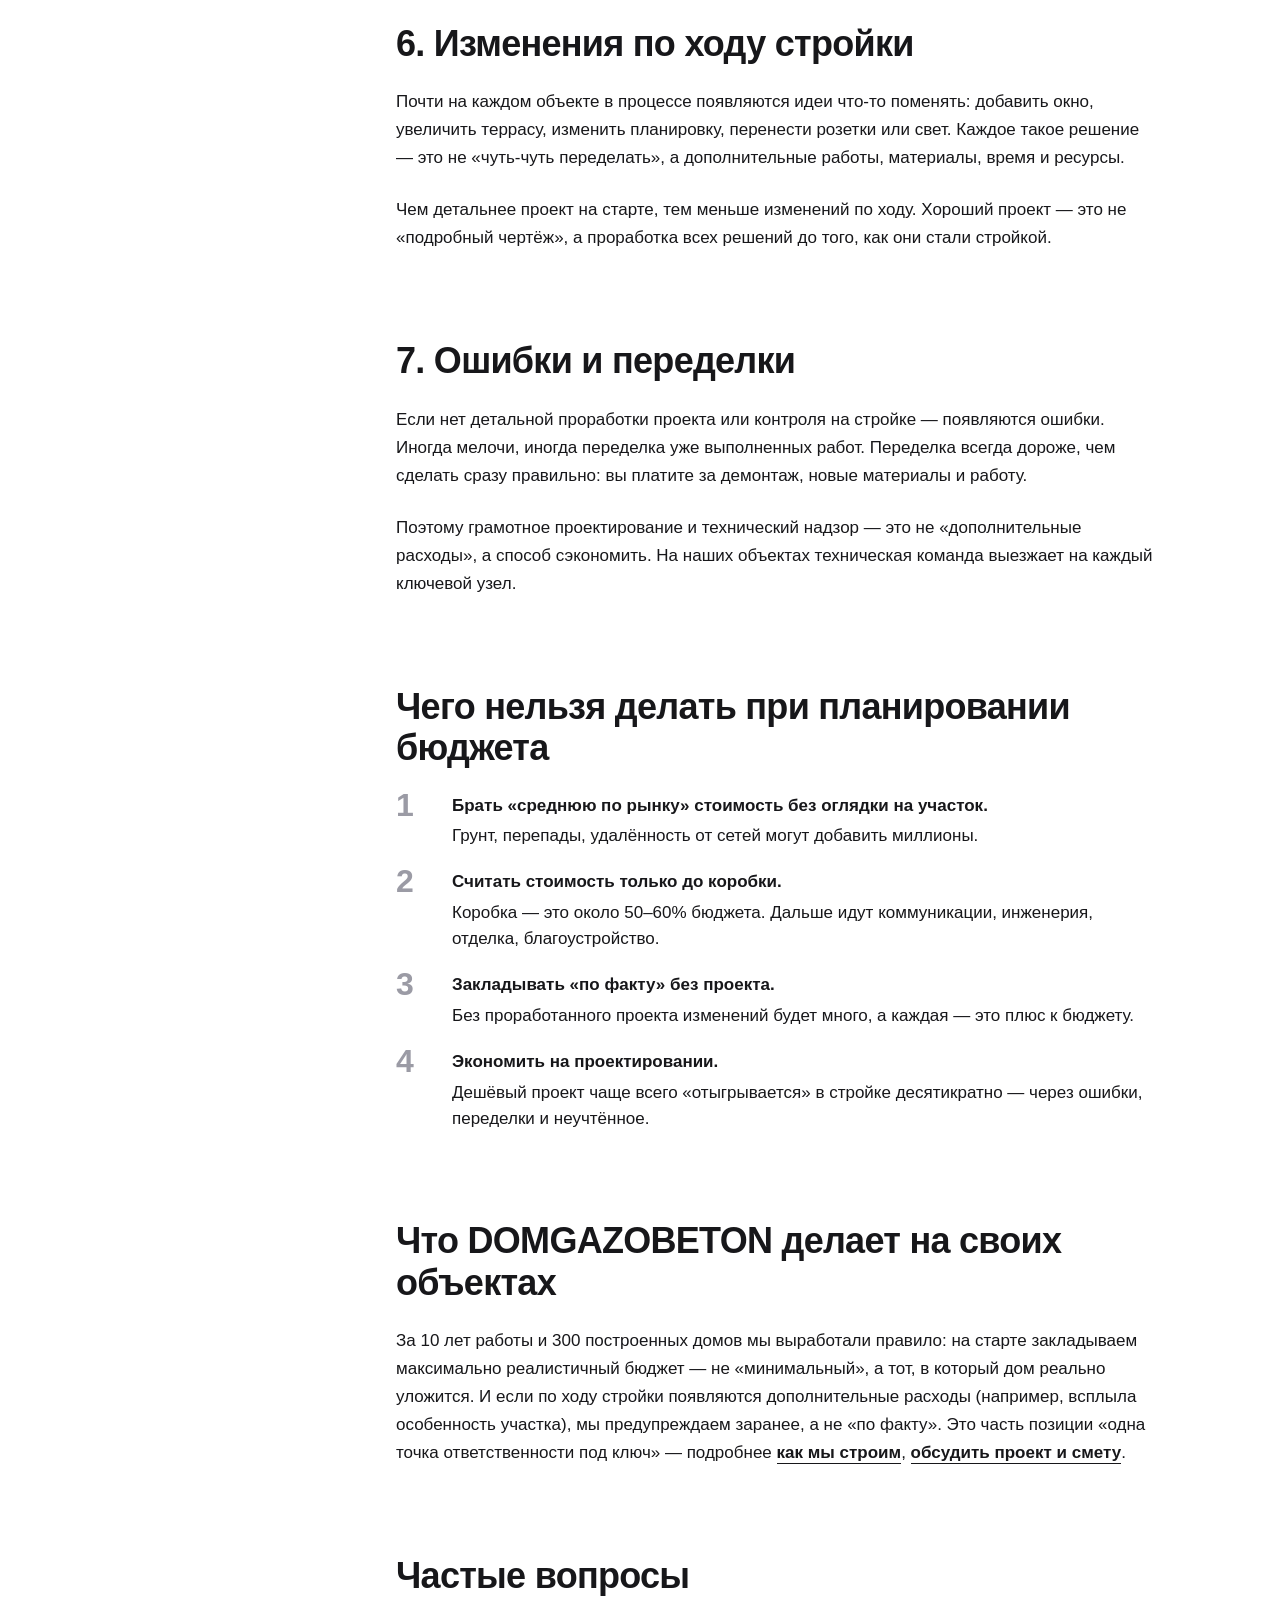
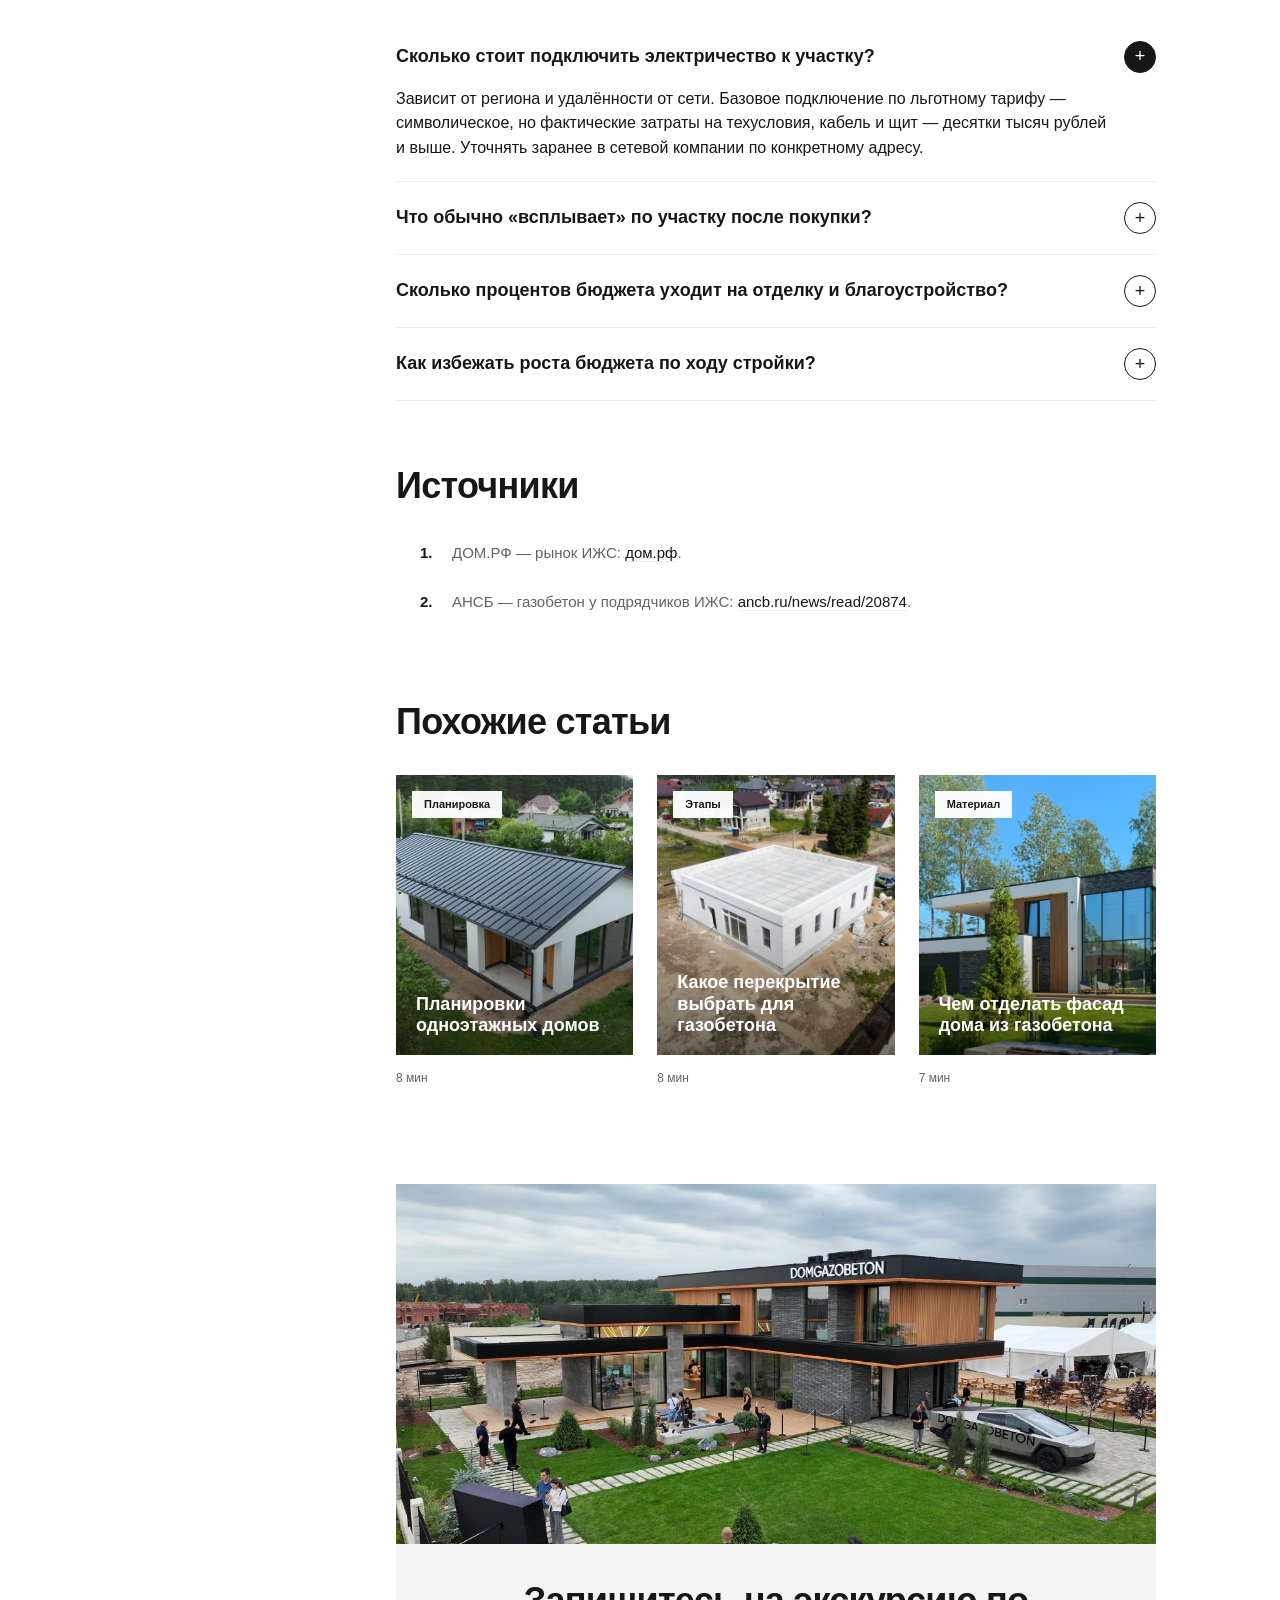
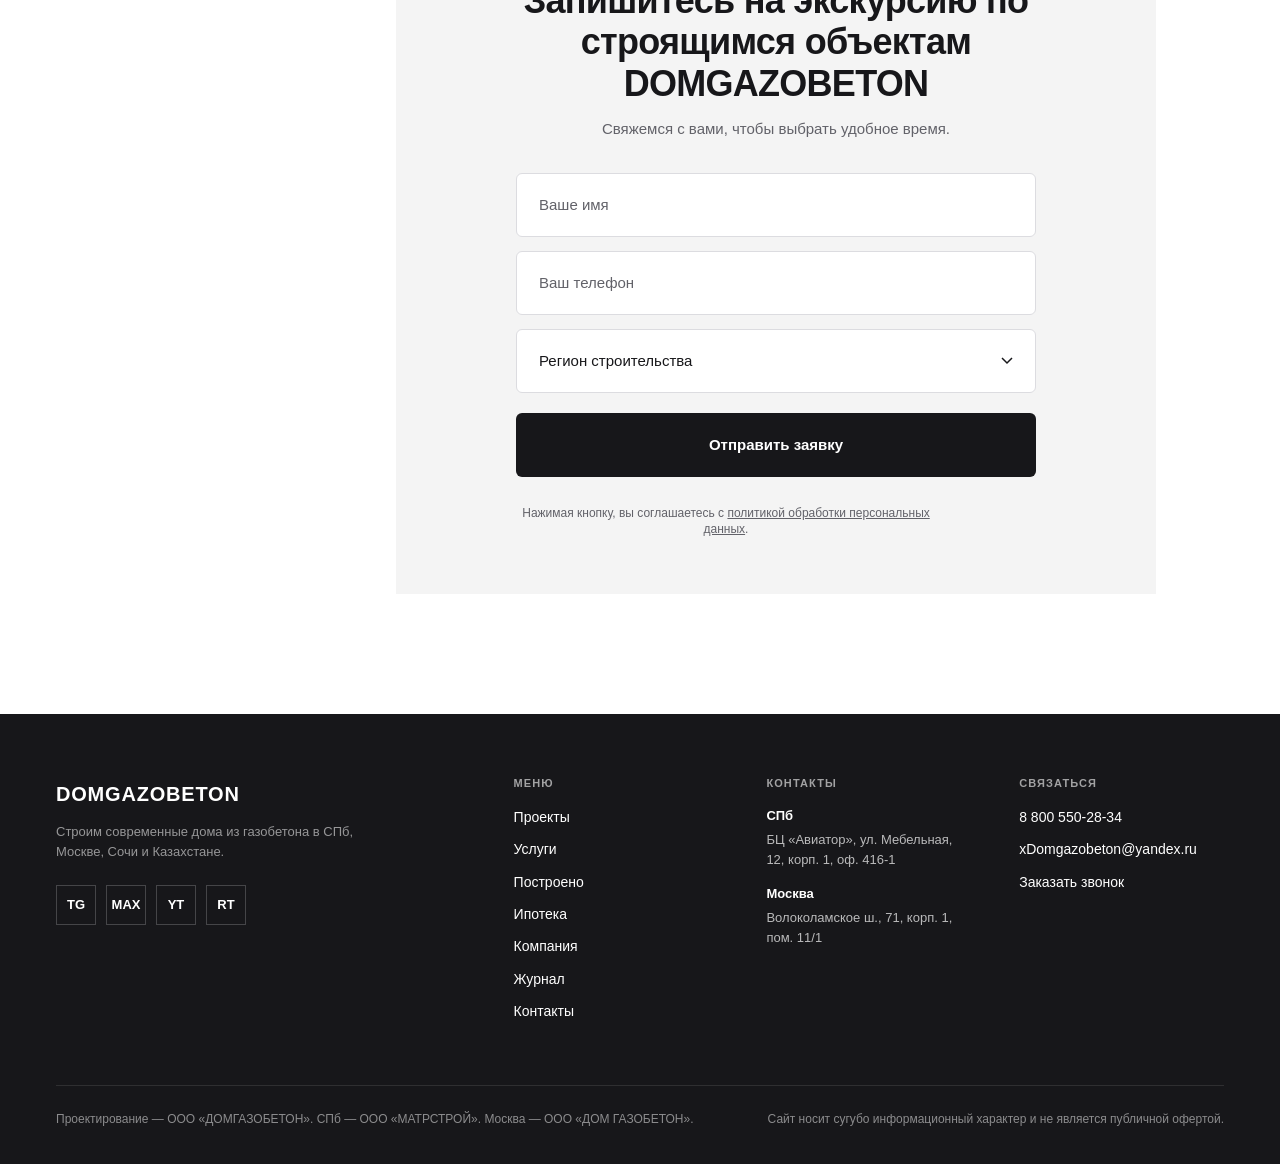
<file: skrytye-rashody-pri-stroitelstve.html>
<!doctype html>
<html lang="ru">
<head>
<meta charset="utf-8">
<meta name="viewport" content="width=device-width, initial-scale=1">
<title>Скрытые расходы при строительстве дома: 7 статей, которые обычно забывают — DG Журнал</title>
<meta name="description" content="Участок, коммуникации, инженерия, отделка, благоустройство, изменения по ходу, ошибки и переделки — 7 статей, которые на старте редко учитывают. Чек-лист от DOMGAZOBETON по опыту 300 домов.">
<link rel="canonical" href="https://domgazobeton.com/journal/skrytye-rashody-pri-stroitelstve">
<meta property="og:type" content="article">
<meta property="og:image" content="https://domgazobeton.com/journal/assets/img/rashody-01-uchastok.png">

<link rel="stylesheet" href="assets/css/tokens.css">
<link rel="stylesheet" href="assets/css/reset.css">
<link rel="stylesheet" href="assets/css/base.css">
<link rel="stylesheet" href="assets/css/header.css">
<link rel="stylesheet" href="assets/css/footer.css">
<link rel="stylesheet" href="assets/css/form.css">
<link rel="stylesheet" href="assets/css/journal.css">
<link rel="stylesheet" href="assets/css/article.css">
<link rel="stylesheet" href="assets/css/modal.css">

<style>
  .pros-cons{margin-top:28px;display:grid;grid-template-columns:1fr 1fr;gap:24px}
  .pros-cons__col{padding:24px;border:1.5px solid var(--line)}
  .pros-cons__title{font-size:13px;font-weight:700;letter-spacing:0.04em;text-transform:uppercase;margin-bottom:14px}
  .pros-cons__title--plus{color:#1E8A4C}
  .pros-cons__title--minus{color:#C44A2A}
  .pros-cons__list{list-style:none;padding:0;margin:0;display:flex;flex-direction:column;gap:10px}
  .pros-cons__list li{padding-left:22px;position:relative;font-size:15px;line-height:1.45}
  .pros-cons__list li::before{position:absolute;left:0;top:0;font-weight:700;font-size:14px}
  .pros-cons__list--plus li::before{content:'+';color:#1E8A4C}
  .pros-cons__list--minus li::before{content:'–';color:#C44A2A}
  .article-content ol.numbered-list{counter-reset:n;list-style:none;padding:0;margin-top:24px;display:flex;flex-direction:column;gap:20px}
  .article-content ol.numbered-list li{counter-increment:n;padding-left:56px;position:relative;font-size:17px;line-height:1.55;margin-top:0}
  .article-content ol.numbered-list li::before{content:counter(n);position:absolute;left:0;top:-4px;font-size:32px;font-weight:800;color:var(--echo);letter-spacing:-0.02em;line-height:1;width:40px}
  .article-content ol.numbered-list li strong{display:block;margin-bottom:4px}
  .sources-list{margin-top:24px;padding-left:0;list-style:none;display:flex;flex-direction:column;gap:14px;counter-reset:s}
  .sources-list li{counter-increment:s;padding-left:32px;position:relative;font-size:15px;line-height:1.5;color:var(--muted)}
  .sources-list li::before{content:counter(s)'.';position:absolute;left:0;top:0;font-weight:700;color:var(--ink)}
  .sources-list a{color:var(--ink);border-bottom:1px solid var(--line)}
  @media (max-width:1023px){.pros-cons{grid-template-columns:1fr;gap:16px}.pros-cons__col{padding:18px}}
</style>

<script type="application/ld+json">
{"@context":"https://schema.org","@graph":[
  {"@type":"Organization","@id":"https://domgazobeton.com/#org","name":"DOMGAZOBETON","url":"https://domgazobeton.com/"},
  {"@type":"Article","headline":"Скрытые расходы при строительстве дома: 7 статей, которые обычно забывают","image":"https://domgazobeton.com/journal/assets/img/rashody-01-uchastok.png","datePublished":"2026-05-31","dateModified":"2026-05-31","author":{"@id":"https://domgazobeton.com/#org"},"publisher":{"@id":"https://domgazobeton.com/#org"},"articleSection":"Бюджет","inLanguage":"ru-RU"},
  {"@type":"BreadcrumbList","itemListElement":[{"@type":"ListItem","position":1,"name":"Главная","item":"https://domgazobeton.com/"},{"@type":"ListItem","position":2,"name":"Журнал","item":"https://domgazobeton.com/journal"},{"@type":"ListItem","position":3,"name":"Бюджет","item":"https://domgazobeton.com/journal?rubric=budget"},{"@type":"ListItem","position":4,"name":"Скрытые расходы при стройке"}]},
  {"@type":"FAQPage","mainEntity":[
    {"@type":"Question","name":"Сколько стоит подключить электричество к участку?","acceptedAnswer":{"@type":"Answer","text":"Зависит от региона и удалённости от сети. Базовое подключение по льготному тарифу — символическое, но фактические затраты на техусловия, кабель и щит — десятки тысяч рублей и выше. Уточнять заранее в сетевой компании по конкретному адресу."}},
    {"@type":"Question","name":"Что обычно «всплывает» по участку после покупки?","acceptedAnswer":{"@type":"Answer","text":"Чаще всего — сложный грунт (нужен усиленный фундамент), перепады высот (земляные работы и подпорные стены), высокий уровень грунтовых вод (дренаж). До покупки имеет смысл заказать геологические изыскания."}},
    {"@type":"Question","name":"Сколько процентов бюджета уходит на отделку и благоустройство?","acceptedAnswer":{"@type":"Answer","text":"В среднем 30–40% от общего бюджета строительства уходит на отделку и благоустройство участка вместе. Это та часть, которую недооценивают чаще всего."}},
    {"@type":"Question","name":"Как избежать роста бюджета по ходу стройки?","acceptedAnswer":{"@type":"Answer","text":"Главный рычаг — детальная проработка проекта на старте, чтобы по ходу не приходилось «доделывать на ходу». И прозрачная смета с указанием, что входит в стоимость, а что — отдельные позиции."}}
  ]}
]}
</script>
</head>
<body>

<header class="site-header"><div class="site-header__inner"><a href="/" class="site-header__logo">DOMGAZOBETON</a><nav class="nav"><span class="nav__item">Проекты<span class="nav__caret">▾</span><span class="nav__dropdown"><a href="/projects">Все проекты</a><a href="/projects/popular">Популярные проекты</a><a href="/projects/ready">Купить готовый дом</a></span></span><span class="nav__item">Услуги<span class="nav__caret">▾</span><span class="nav__dropdown"><a href="/services/design">Проектирование</a><a href="/services/build">Строительство</a><a href="/services/interior">Дизайн интерьеров</a><a href="/services/engineering">Инженерные системы</a><a href="/services/finishing">Отделка</a><a href="/services/maintenance">Обслуживание дома</a></span></span><span class="nav__item">Компания<span class="nav__caret">▾</span><span class="nav__dropdown"><a href="/about">О нас</a><a href="/about/excursion">Экскурсия в компанию</a><a href="/about/merch">Мерч</a></span></span><a href="/built" class="nav__item">Построено</a><a href="/mortgage" class="nav__item">Ипотека</a><a href="/journal" class="nav__item nav__item--active">Журнал</a><a href="/contacts" class="nav__item">Контакты</a></nav><div class="site-header__cta"><a href="#call-form" class="site-header__cta-link">Заказать звонок</a><a href="tel:+78005502834" class="site-header__phone">8 800 550-28-34</a></div><button class="burger" aria-label="Меню"><span></span><span></span><span></span></button></div></header>

<aside id="mobile-menu" class="mobile-menu"><div class="mobile-menu__top"><span class="site-header__logo">DOMGAZOBETON</span><button class="mobile-menu__close">✕</button></div><nav class="mobile-menu__list"><a href="/projects">Проекты</a><a href="/services">Услуги</a><a href="/about">Компания</a><a href="/built">Построено</a><a href="/mortgage">Ипотека</a><a href="/journal">Журнал</a><a href="/contacts">Контакты</a></nav><div class="mobile-menu__foot"><a href="tel:+78005502834" class="mobile-menu__phone">8 800 550-28-34</a><a href="#call-form" class="btn btn--primary">Заказать звонок</a></div></aside>

<nav class="crumbs"><a href="/">Главная</a><span class="crumbs__sep">/</span><a href="/journal">Журнал</a><span class="crumbs__sep">/</span><a href="/journal?rubric=budget">Бюджет</a><span class="crumbs__sep">/</span><span class="crumbs__current">Скрытые расходы при стройке</span></nav>

<header class="article-hero">
  <div class="label article-hero__rubric">Бюджет · Планирование</div>
  <h1 class="article-hero__title">Скрытые расходы при строительстве дома: 7 статей, которые обычно забывают</h1>
  <p class="article-hero__lead">Бюджет почти всегда растёт — не из-за «жадности подрядчика», а из-за статей, которые не учли на старте. Разбираем семь типовых, чтобы вы знали о них до договора, а не после.</p>
  <div class="article-hero__meta">
    <span>Автор статьи</span>
    <span class="article-hero__meta-sep">·</span>
    <time datetime="2026-05-31">обновлено 31 мая 2026</time>
    <span class="article-hero__meta-sep">·</span>
    <span>7 минут чтения</span>
  </div>
</header>

<div class="article-cover-wrap">
  <img class="article-cover" src="assets/img/rashody-01-uchastok.png" alt="Скрытые расходы при строительстве дома DOMGAZOBETON" loading="eager" decoding="async">
</div>

<div class="article-layout">
  <aside class="article-toc" aria-label="Оглавление">
    <div class="label article-toc__label">В этой статье</div>
    <ul class="article-toc__list">
      <li class="article-toc__item is-active" data-target="sec-1"><a href="#sec-1">1. Особенности участка</a></li>
      <li class="article-toc__item" data-target="sec-2"><a href="#sec-2">2. Коммуникации</a></li>
      <li class="article-toc__item" data-target="sec-3"><a href="#sec-3">3. Инженерия</a></li>
      <li class="article-toc__item" data-target="sec-4"><a href="#sec-4">4. Отделка</a></li>
      <li class="article-toc__item" data-target="sec-5"><a href="#sec-5">5. Благоустройство</a></li>
      <li class="article-toc__item" data-target="sec-6"><a href="#sec-6">6. Изменения по ходу</a></li>
      <li class="article-toc__item" data-target="sec-7"><a href="#sec-7">7. Ошибки и переделки</a></li>
      <li class="article-toc__item" data-target="sec-nelzya"><a href="#sec-nelzya">Чего нельзя</a></li>
      <li class="article-toc__item" data-target="sec-dg"><a href="#sec-dg">Опыт DG</a></li>
      <li class="article-toc__item" data-target="sec-faq"><a href="#sec-faq">FAQ</a></li>
    </ul>
    <div class="article-side-cta">
      <div class="label article-side-cta__label">Помощь сметчика</div>
      <div class="article-side-cta__title">Получить реалистичную смету под ваш участок</div>
      <div class="article-side-cta__sub">Учтём грунт, коммуникации, инженерию и отделку — бесплатно.</div>
      <div style="margin-top:16px"><button type="button" class="btn btn--primary btn--sm" data-open-modal data-modal-title="Посчитать смету без скрытых расходов" data-modal-sub="Соберём прозрачную смету по вашему проекту.">Получить смету</button></div>
    </div>
  </aside>

  <details class="article-toc-mobile">
    <summary><div><div class="article-toc-mobile__title">Оглавление</div><div class="article-toc-mobile__count">10 разделов · 7 мин чтения</div></div><span class="article-toc-mobile__icon">+</span></summary>
    <ul class="article-toc-mobile__list"><li><a href="#sec-1">1. Участок</a></li><li><a href="#sec-2">2. Коммуникации</a></li><li><a href="#sec-3">3. Инженерия</a></li><li><a href="#sec-4">4. Отделка</a></li><li><a href="#sec-5">5. Благоустройство</a></li><li><a href="#sec-6">6. Изменения по ходу</a></li><li><a href="#sec-7">7. Ошибки</a></li><li><a href="#sec-nelzya">Чего нельзя</a></li><li><a href="#sec-dg">Опыт DG</a></li><li><a href="#sec-faq">FAQ</a></li></ul>
  </details>

  <article class="article-content">

    <p>Почти каждый, кто начинает строить дом, думает: «Вот есть бюджет, в него и уложимся». На практике всё иначе — бюджет чаще всего растёт, потому что есть вещи, о которых на старте не вспоминают. Это не «жадность подрядчика» и не неожиданность: это просто статьи, которые не были учтены заранее. Ниже разбираем семь основных скрытых расходов — чтобы вы знали о них до того, как заключаете договор, а не после.</p>

    <section id="sec-1">
      <h2>1. Особенности участка</h2>
      <p>Расход на сам участок все знают. А вот что у него могут быть «особенности» — нет.</p>
      <ul>
        <li><strong>Сложный грунт</strong> → дороже фундамент.</li>
        <li><strong>Перепады высот</strong> → дополнительные земляные работы и подпорные стены.</li>
        <li><strong>Высокий уровень грунтовых вод</strong> → нужен дренаж.</li>
      </ul>
      <p>Хорошее правило: до покупки участка заказать геологические изыскания. Стоят сравнительно недорого, но избавляют от сюрпризов на 500 тыс. рублей и больше уже на старте стройки.</p>
      <figure>
        <img src="assets/img/rashody-01-uchastok.png" alt="Особенности участка влияют на бюджет стройки" loading="lazy" decoding="async">
      </figure>
    </section>

    <section id="sec-2">
      <h2>2. Подведение коммуникаций</h2>
      <p>На практике — один из самых сложных и затратных этапов, который сильно влияет на итоговый бюджет.</p>
      <p><strong>Электричество</strong> обычно не входит в базовую стоимость дома. И само подключение — это не одна услуга, а несколько этапов: получение техусловий, подключение к сети, прокладка кабеля до дома, установка щита. Каждый этап оплачивается отдельно.</p>
      <p><strong>Водоснабжение.</strong> Если нет центральной воды — бурится скважина. Плюс к этому: насосное оборудование, фильтрация, ввод в дом.</p>
      <p><strong>Канализация и газ.</strong> Тоже не один платёж, а целый комплекс работ: проектирование, согласования, подключение, монтаж. Важно понимать это на старте, чтобы бюджет не вырос в процессе.</p>
      <figure>
        <img src="assets/img/rashody-02-kommunikatsii.png" alt="Подведение коммуникаций к дому" loading="lazy" decoding="async">
      </figure>
    </section>

    <section id="sec-3">
      <h2>3. Инженерия дома</h2>
      <p>Отопление, вентиляция, водоснабжение, канализация, электрика — каждая система проектируется и монтируется отдельно. И внутри каждой из них есть десятки решений: оборудование, разводка, узлы, настройка.</p>
      <p>На старте часто учитывают только базовые вещи. По факту добавляются:</p>
      <ul>
        <li>Котельная и её обвязка.</li>
        <li>Тёплые полы (там, где они нужны).</li>
        <li>Автоматика и «умный дом».</li>
        <li>Приточно-вытяжная вентиляция.</li>
      </ul>
      <figure>
        <img src="assets/img/rashody-03-inzheneriya.png" alt="Инженерные системы дома" loading="lazy" decoding="async">
      </figure>
    </section>

    <section id="sec-4">
      <h2>4. Отделка</h2>
      <p>Один из самых недооценённых этапов по бюджету. Сюда входит:</p>
      <ul>
        <li>Выравнивание стен.</li>
        <li>Покрытия — обои, краска, штукатурка.</li>
        <li>Плитка, керамогранит.</li>
        <li>Потолки.</li>
        <li>Двери, плинтуса, наличники.</li>
        <li>Сантехника, смесители, водорозетки.</li>
      </ul>
      <p>Бюджет здесь сильно зависит от выбора материалов. Одинаковые по площади дома могут отличаться по стоимости отделки в разы.</p>
      <figure>
        <img src="assets/img/rashody-04-otdelka.png" alt="Отделка дома" loading="lazy" decoding="async">
      </figure>
    </section>

    <div class="article-final-cta">
      <form class="lead-form" data-action="/api/lead" novalidate>
        <div class="lead-form__hero"><img src="assets/img/rashody-03-inzheneriya.png" alt="Объект DOMGAZOBETON на стройке"></div>
        <div class="lead-form__title">Запишитесь на экскурсию по строящимся объектам DOMGAZOBETON</div>
        <div class="lead-form__sub">Свяжемся с вами, чтобы выбрать удобное время.</div>
        <div class="lead-form__fields">
          <input class="lead-form__input" type="text" name="name" placeholder="Ваше имя" required>
          <input class="lead-form__input" type="tel" name="phone" placeholder="Ваш телефон" required>
          <select class="lead-form__select" name="region" required><option value="">Регион строительства</option><option>СПб и область</option><option>Москва и область</option><option>Сочи и юг</option><option>Казахстан</option></select>
          <button class="lead-form__submit" type="submit">Отправить заявку</button>
        </div>
      </form>
    </div>

    <section id="sec-5">
      <h2>5. Благоустройство участка</h2>
      <p>После строительства дома работы не заканчиваются — участок тоже требует вложений: дорожки, отмостка, забор, освещение, озеленение, террасы. Это не дополнение, а часть готового результата, без которого дом не ощущается завершённым. Этот этап часто не учитывают в начале, хотя он занимает значительную часть бюджета.</p>
      <figure>
        <img src="assets/img/rashody-05-blagoust.png" alt="Благоустройство участка" loading="lazy" decoding="async">
      </figure>
    </section>

    <section id="sec-6">
      <h2>6. Изменения по ходу стройки</h2>
      <p>Почти на каждом объекте в процессе появляются идеи что-то поменять: добавить окно, увеличить террасу, изменить планировку, перенести розетки или свет. Каждое такое решение — это не «чуть-чуть переделать», а дополнительные работы, материалы, время и ресурсы.</p>
      <p>Чем детальнее проект на старте, тем меньше изменений по ходу. Хороший проект — это не «подробный чертёж», а проработка всех решений до того, как они стали стройкой.</p>
    </section>

    <section id="sec-7">
      <h2>7. Ошибки и переделки</h2>
      <p>Если нет детальной проработки проекта или контроля на стройке — появляются ошибки. Иногда мелочи, иногда переделка уже выполненных работ. Переделка всегда дороже, чем сделать сразу правильно: вы платите за демонтаж, новые материалы и работу.</p>
      <p>Поэтому грамотное проектирование и технический надзор — это не «дополнительные расходы», а способ сэкономить. На наших объектах техническая команда выезжает на каждый ключевой узел.</p>
    </section>

    <section id="sec-nelzya">
      <h2>Чего нельзя делать при планировании бюджета</h2>
      <ol class="numbered-list">
        <li><strong>Брать «среднюю по рынку» стоимость без оглядки на участок.</strong> Грунт, перепады, удалённость от сетей могут добавить миллионы.</li>
        <li><strong>Считать стоимость только до коробки.</strong> Коробка — это около 50–60% бюджета. Дальше идут коммуникации, инженерия, отделка, благоустройство.</li>
        <li><strong>Закладывать «по факту» без проекта.</strong> Без проработанного проекта изменений будет много, а каждая — это плюс к бюджету.</li>
        <li><strong>Экономить на проектировании.</strong> Дешёвый проект чаще всего «отыгрывается» в стройке десятикратно — через ошибки, переделки и неучтённое.</li>
      </ol>
    </section>

    <section id="sec-dg">
      <h2>Что DOMGAZOBETON делает на своих объектах</h2>
      <p>За 10 лет работы и 300 построенных домов мы выработали правило: на старте закладываем максимально реалистичный бюджет — не «минимальный», а тот, в который дом реально уложится. И если по ходу стройки появляются дополнительные расходы (например, всплыла особенность участка), мы предупреждаем заранее, а не «по факту». Это часть позиции «одна точка ответственности под ключ» — подробнее <a class="link" href="https://domgazobeton.com/service_building">как мы строим</a>, <a class="link" href="https://domgazobeton.com/contacts">обсудить проект и смету</a>.</p>
    </section>

    <section id="sec-faq" class="faq">
      <h2>Частые вопросы</h2>
      <details class="faq-item" open><summary><span class="faq-item__q">Сколько стоит подключить электричество к участку?</span><span class="faq-item__toggle" aria-hidden="true">+</span></summary><div class="faq-item__a"><p>Зависит от региона и удалённости от сети. Базовое подключение по льготному тарифу — символическое, но фактические затраты на техусловия, кабель и щит — десятки тысяч рублей и выше. Уточнять заранее в сетевой компании по конкретному адресу.</p></div></details>
      <details class="faq-item"><summary><span class="faq-item__q">Что обычно «всплывает» по участку после покупки?</span><span class="faq-item__toggle" aria-hidden="true">+</span></summary><div class="faq-item__a"><p>Чаще всего — сложный грунт (нужен усиленный фундамент), перепады высот (земляные работы и подпорные стены), высокий уровень грунтовых вод (дренаж). До покупки имеет смысл заказать геологические изыскания.</p></div></details>
      <details class="faq-item"><summary><span class="faq-item__q">Сколько процентов бюджета уходит на отделку и благоустройство?</span><span class="faq-item__toggle" aria-hidden="true">+</span></summary><div class="faq-item__a"><p>В среднем 30–40% от общего бюджета строительства уходит на отделку и благоустройство участка вместе. Это та часть, которую недооценивают чаще всего.</p></div></details>
      <details class="faq-item"><summary><span class="faq-item__q">Как избежать роста бюджета по ходу стройки?</span><span class="faq-item__toggle" aria-hidden="true">+</span></summary><div class="faq-item__a"><p>Главный рычаг — детальная проработка проекта на старте, чтобы по ходу не приходилось «доделывать на ходу». И прозрачная смета с указанием, что входит в стоимость, а что — отдельные позиции.</p></div></details>
    </section>

    <section style="margin-top:64px"><h2>Источники</h2>
      <ol class="sources-list">
        <li>ДОМ.РФ — рынок ИЖС: <a href="https://дом.рф/" rel="nofollow">дом.рф</a>.</li>
        <li>АНСБ — газобетон у подрядчиков ИЖС: <a href="https://ancb.ru/news/read/20874" rel="nofollow">ancb.ru/news/read/20874</a>.</li>
      </ol>
    </section>

    <section class="related">
      <h2>Похожие статьи</h2>
      <div class="related-grid">
        <a class="card" href="planirovki-odnoetajnyh-domov.html"><div class="card__media"><img class="card__img" src="assets/img/planirovki-01-hero.png" alt="" loading="lazy"><div class="card__shade"></div><span class="card__rubric">Планировка</span><div class="card__title-overlay">Планировки одноэтажных домов</div></div><div class="card__meta">8 мин</div></a>
        <a class="card" href="perekrytie-dlya-gazobetona.html"><div class="card__media"><img class="card__img" src="assets/img/perekrytie-01-hero.png" alt="" loading="lazy"><div class="card__shade"></div><span class="card__rubric">Этапы</span><div class="card__title-overlay">Какое перекрытие выбрать для газобетона</div></div><div class="card__meta">8 мин</div></a>
        <a class="card" href="fasad-gazobetona.html"><div class="card__media"><img class="card__img" src="assets/img/fasad-01-hero.png" alt="" loading="lazy"><div class="card__shade"></div><span class="card__rubric">Материал</span><div class="card__title-overlay">Чем отделать фасад дома из газобетона</div></div><div class="card__meta">7 мин</div></a>
      </div>
    </section>

    <div class="article-final-cta">
      <form class="lead-form" id="call-form" data-action="/api/lead" novalidate>
        <div class="lead-form__hero"><img src="assets/img/rashody-05-blagoust.png" alt="Стройка DOMGAZOBETON"></div>
        <div class="lead-form__title">Запишитесь на экскурсию по строящимся объектам DOMGAZOBETON</div>
        <div class="lead-form__sub">Свяжемся с вами, чтобы выбрать удобное время.</div>
        <div class="lead-form__fields">
          <input class="lead-form__input" type="text" name="name" placeholder="Ваше имя" required>
          <input class="lead-form__input" type="tel" name="phone" placeholder="Ваш телефон" required>
          <select class="lead-form__select" name="region" required><option value="">Регион строительства</option><option>СПб и область</option><option>Москва и область</option><option>Сочи и юг</option><option>Казахстан</option></select>
          <button class="lead-form__submit" type="submit">Отправить заявку</button>
          <div class="lead-form__agree">Нажимая кнопку, вы соглашаетесь с <a href="/privacy">политикой обработки персональных данных</a>.</div>
        </div>
      </form>
    </div>
  </article>
</div>

<footer class="site-footer"><div class="site-footer__inner"><div class="site-footer__grid"><div><div class="site-footer__brand-name">DOMGAZOBETON</div><div class="site-footer__brand-desc">Строим современные дома из газобетона в СПб, Москве, Сочи и Казахстане.</div><div class="site-footer__socials" style="margin-top:24px"><a href="https://t.me/domgazobeton">TG</a><a href="https://max.ru/domgazobeton">MAX</a><a href="https://youtube.com/@domgazobeton">YT</a><a href="https://rutube.ru/channel/domgazobeton">RT</a></div></div><div class="site-footer__col"><h4>Меню</h4><ul><li><a href="/projects">Проекты</a></li><li><a href="/services">Услуги</a></li><li><a href="/built">Построено</a></li><li><a href="/mortgage">Ипотека</a></li><li><a href="/about">Компания</a></li><li><a href="/journal">Журнал</a></li><li><a href="/contacts">Контакты</a></li></ul></div><div class="site-footer__col"><h4>Контакты</h4><div class="site-footer__address"><strong>СПб</strong>БЦ «Авиатор», ул. Мебельная, 12, корп. 1, оф. 416-1</div><div class="site-footer__address"><strong>Москва</strong>Волоколамское ш., 71, корп. 1, пом. 11/1</div></div><div class="site-footer__col"><h4>Связаться</h4><ul><li><a href="tel:+78005502834">8 800 550-28-34</a></li><li><a href="mailto:xDomgazobeton@yandex.ru">xDomgazobeton@yandex.ru</a></li><li><a href="#call-form">Заказать звонок</a></li></ul></div></div><div class="site-footer__legal"><p>Проектирование — ООО «ДОМГАЗОБЕТОН». СПб — ООО «МАТРСТРОЙ». Москва — ООО «ДОМ ГАЗОБЕТОН».</p><p>Сайт носит сугубо информационный характер и не является публичной офертой.</p></div></div></footer>

<script src="assets/js/menu.js" defer></script>
<script src="assets/js/toc.js" defer></script>
<script src="assets/js/form.js" defer></script>
<div id="side-modal" class="modal" aria-hidden="true" role="dialog" aria-modal="true">
  <div class="modal__dialog">
    <button class="modal__close" aria-label="Закрыть">✕</button>
    <div class="modal__title">Получить расчёт от конструктора</div>
    <div class="modal__sub">Свяжемся в течение 15 минут — ответим на все вопросы по проекту.</div>
    <form class="modal__form" data-action="/api/lead" novalidate>
      <div class="modal__fields">
        <input class="modal__input" type="text" name="name" placeholder="Ваше имя" autocomplete="name" required>
        <input class="modal__input" type="tel" name="phone" placeholder="Ваш телефон" autocomplete="tel" required>
        <select class="modal__select" name="region" required>
          <option value="">Регион строительства</option>
          <option>Санкт-Петербург и область</option>
          <option>Москва и область</option>
          <option>Сочи и юг</option>
          <option>Казахстан</option>
        </select>
        <button class="modal__submit" type="submit">Отправить заявку</button>
        <div class="modal__agree">Нажимая кнопку, вы соглашаетесь с <a href="/privacy">политикой обработки персональных данных</a>.</div>
      </div>
    </form>
  </div>
</div>
<script src="assets/js/modal.js" defer></script>
</body>
</html>
</file>
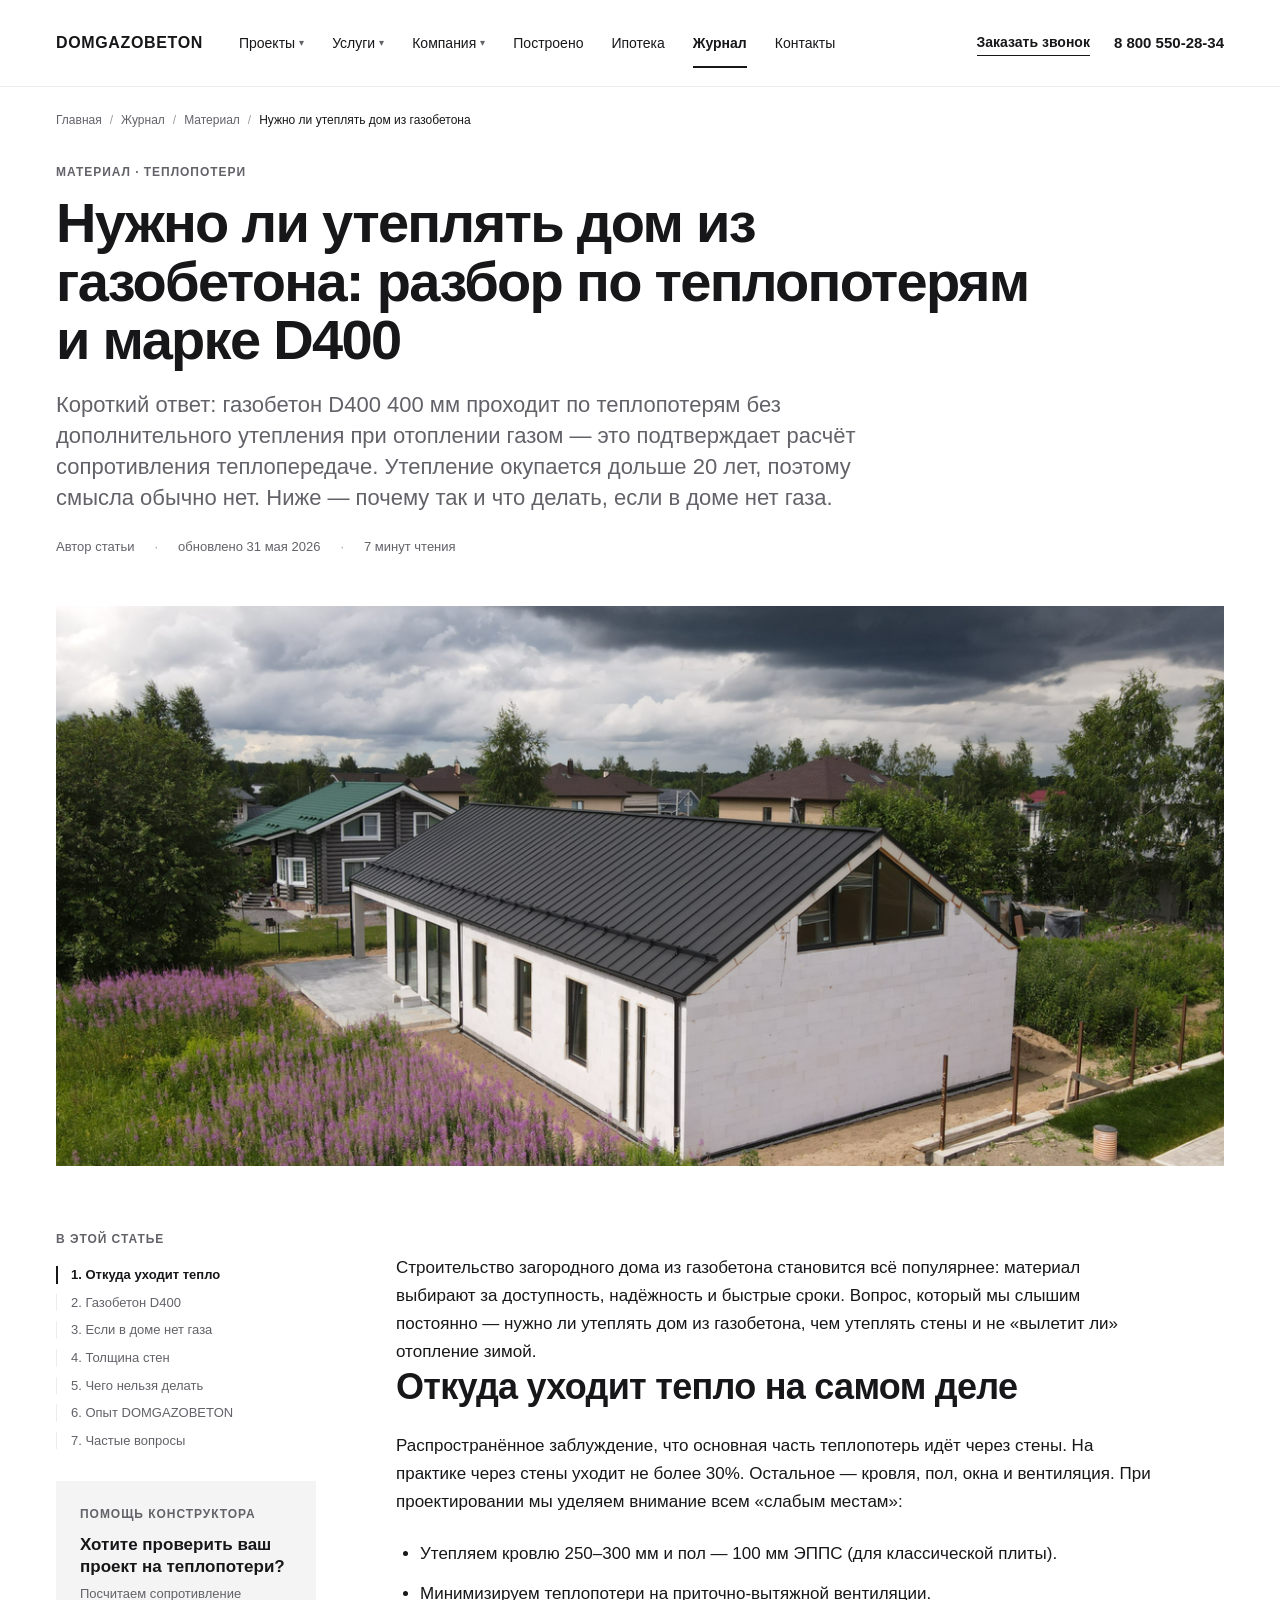
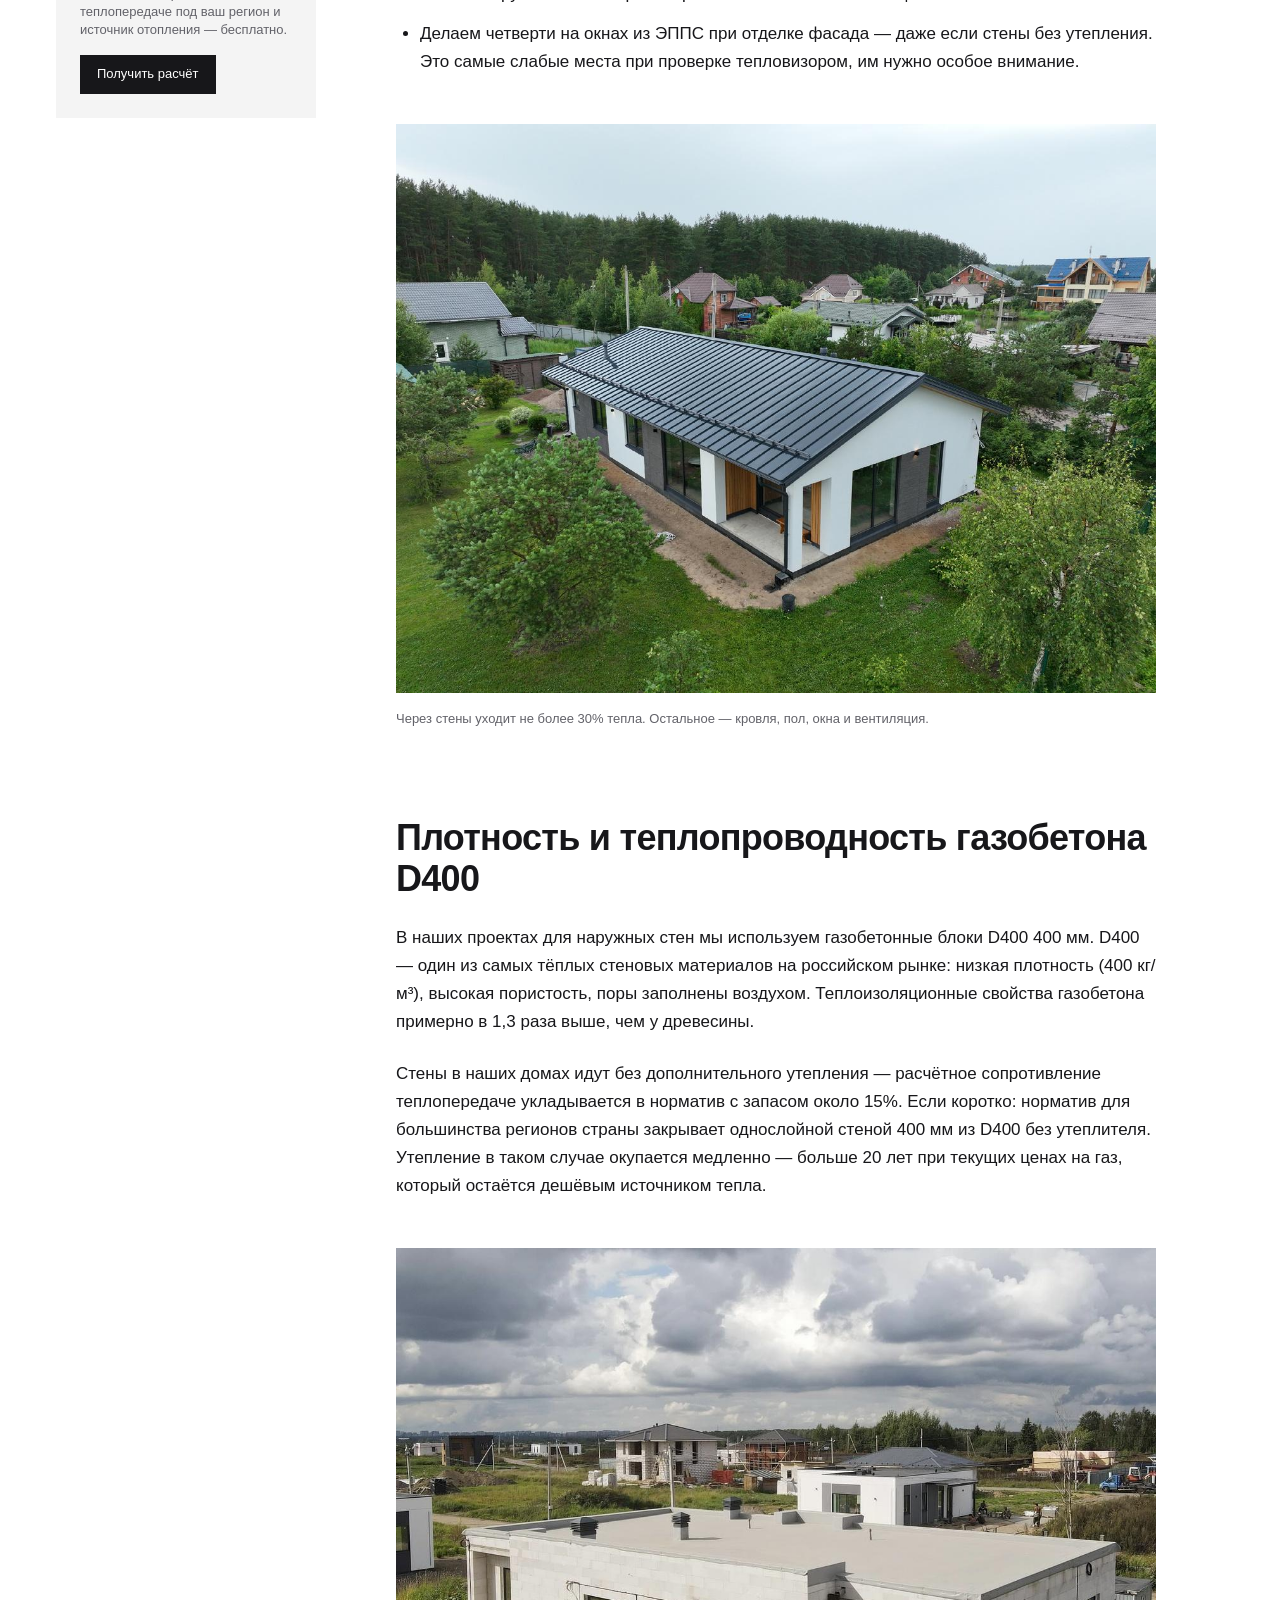
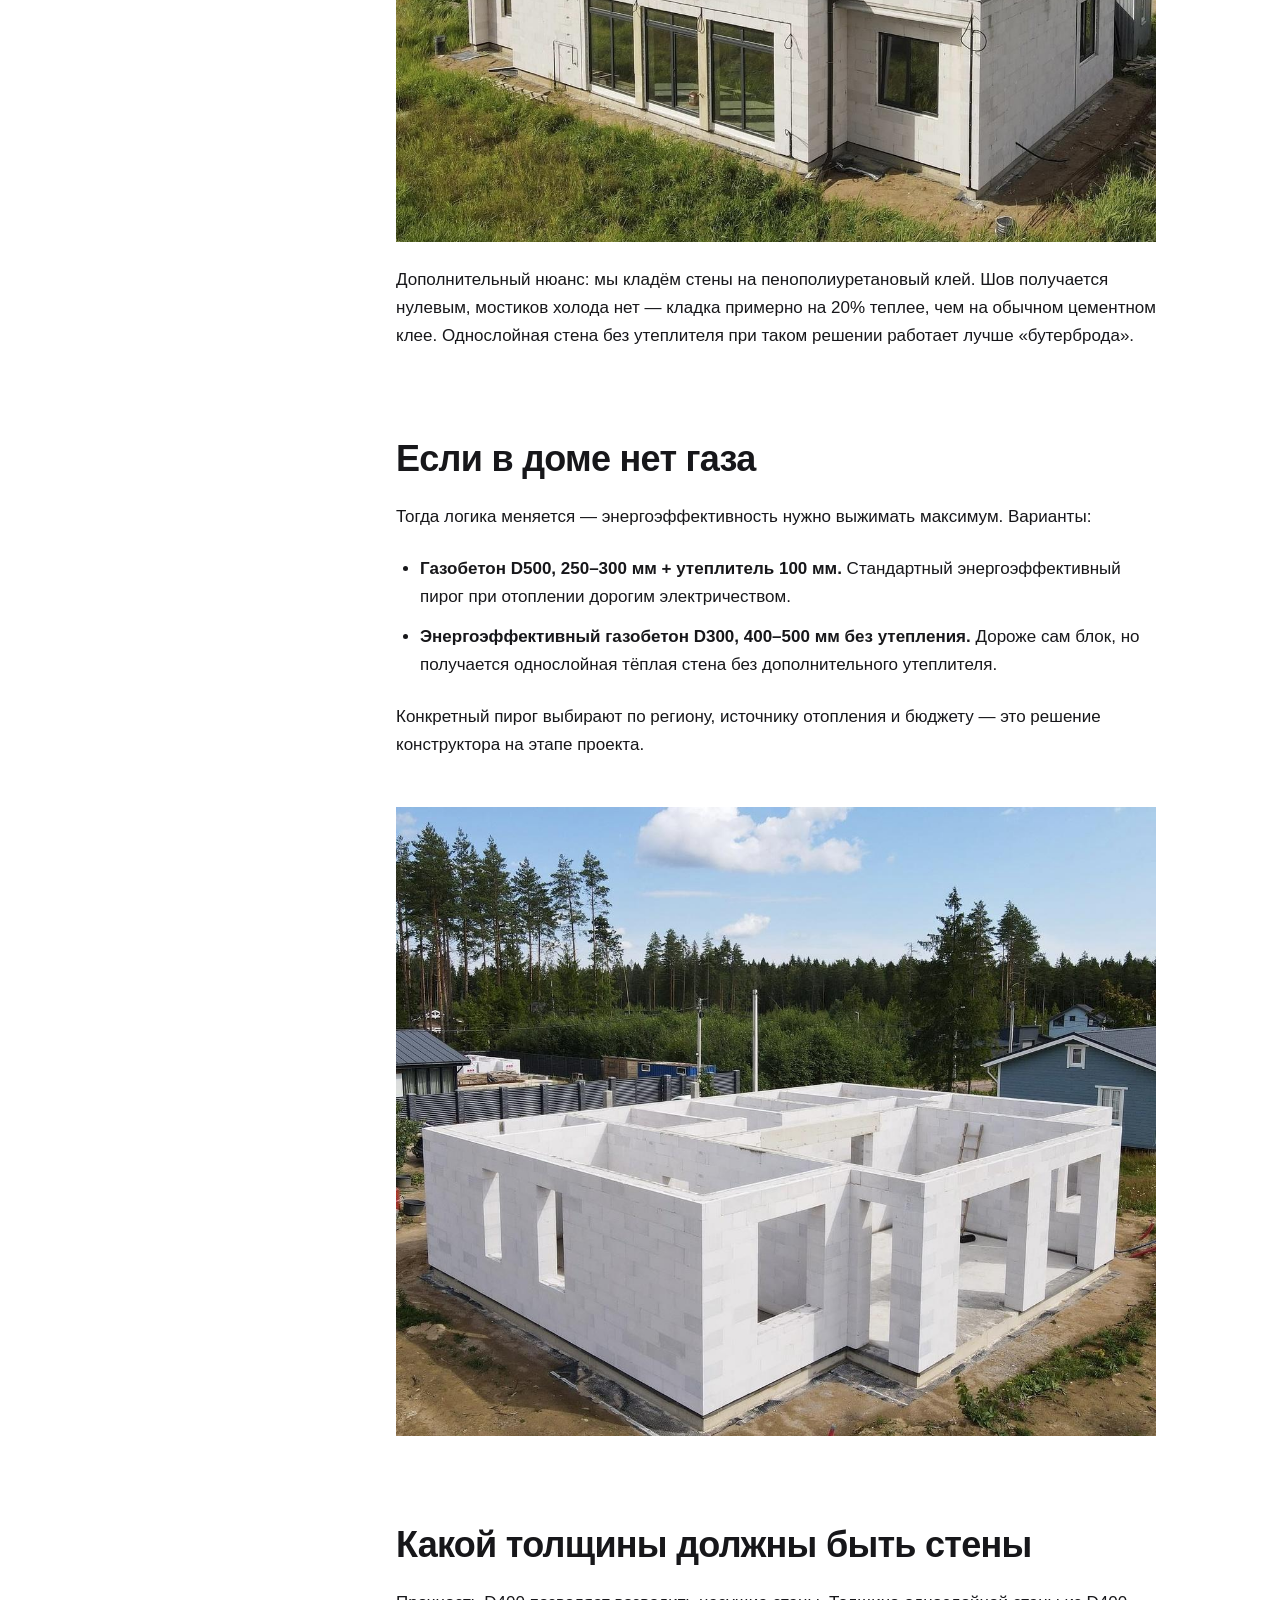
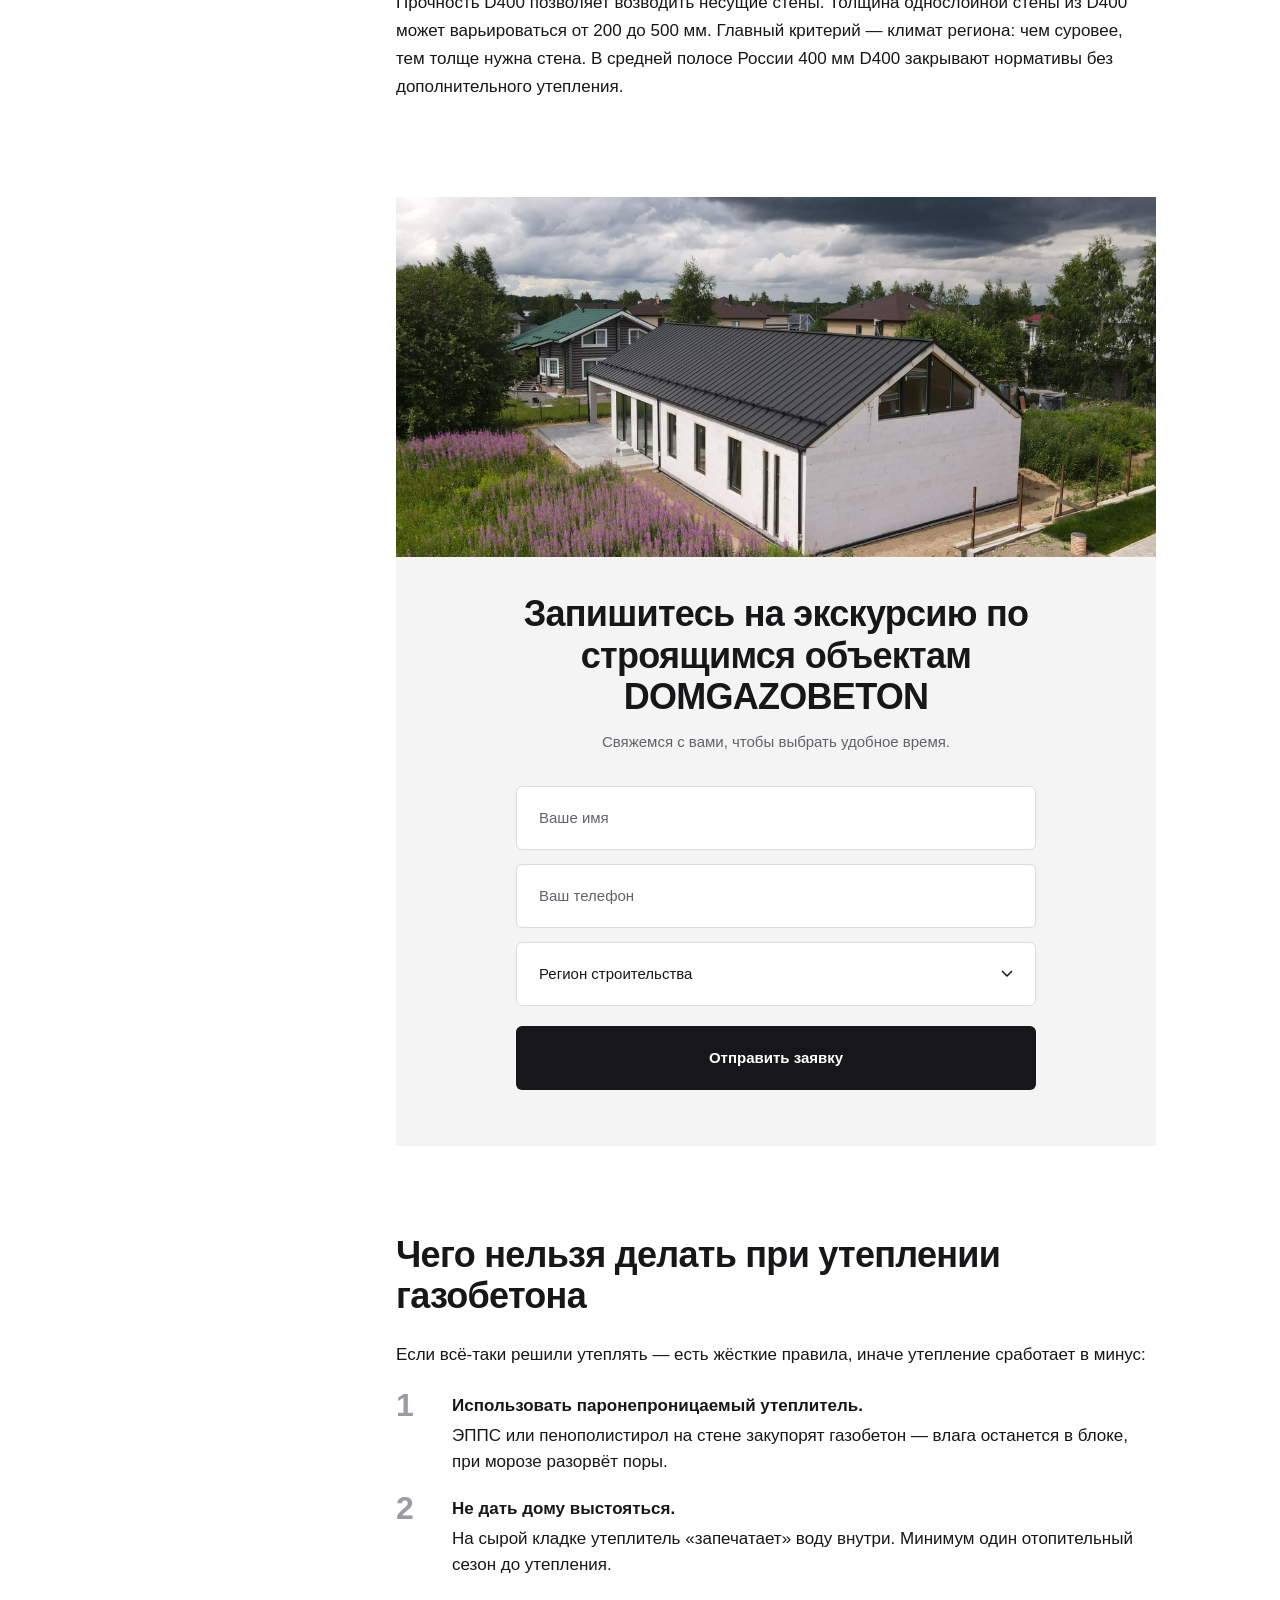
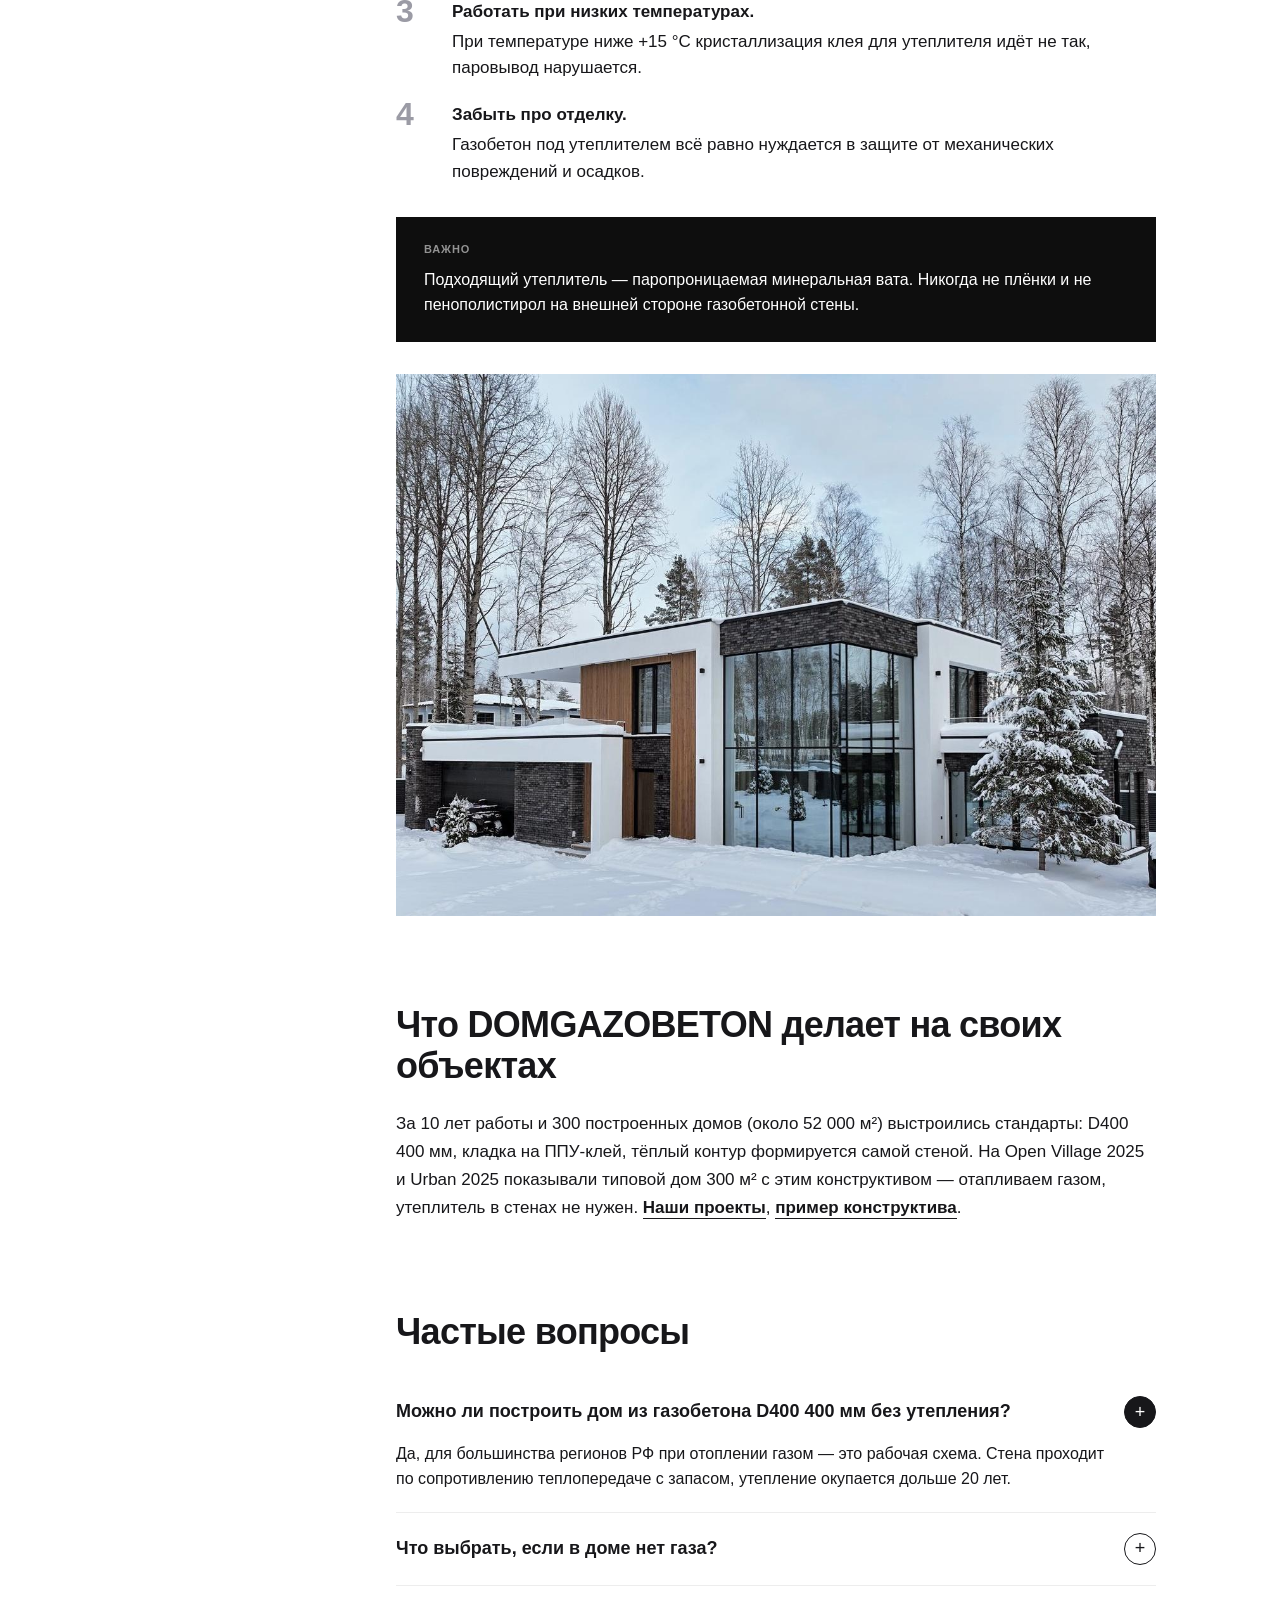
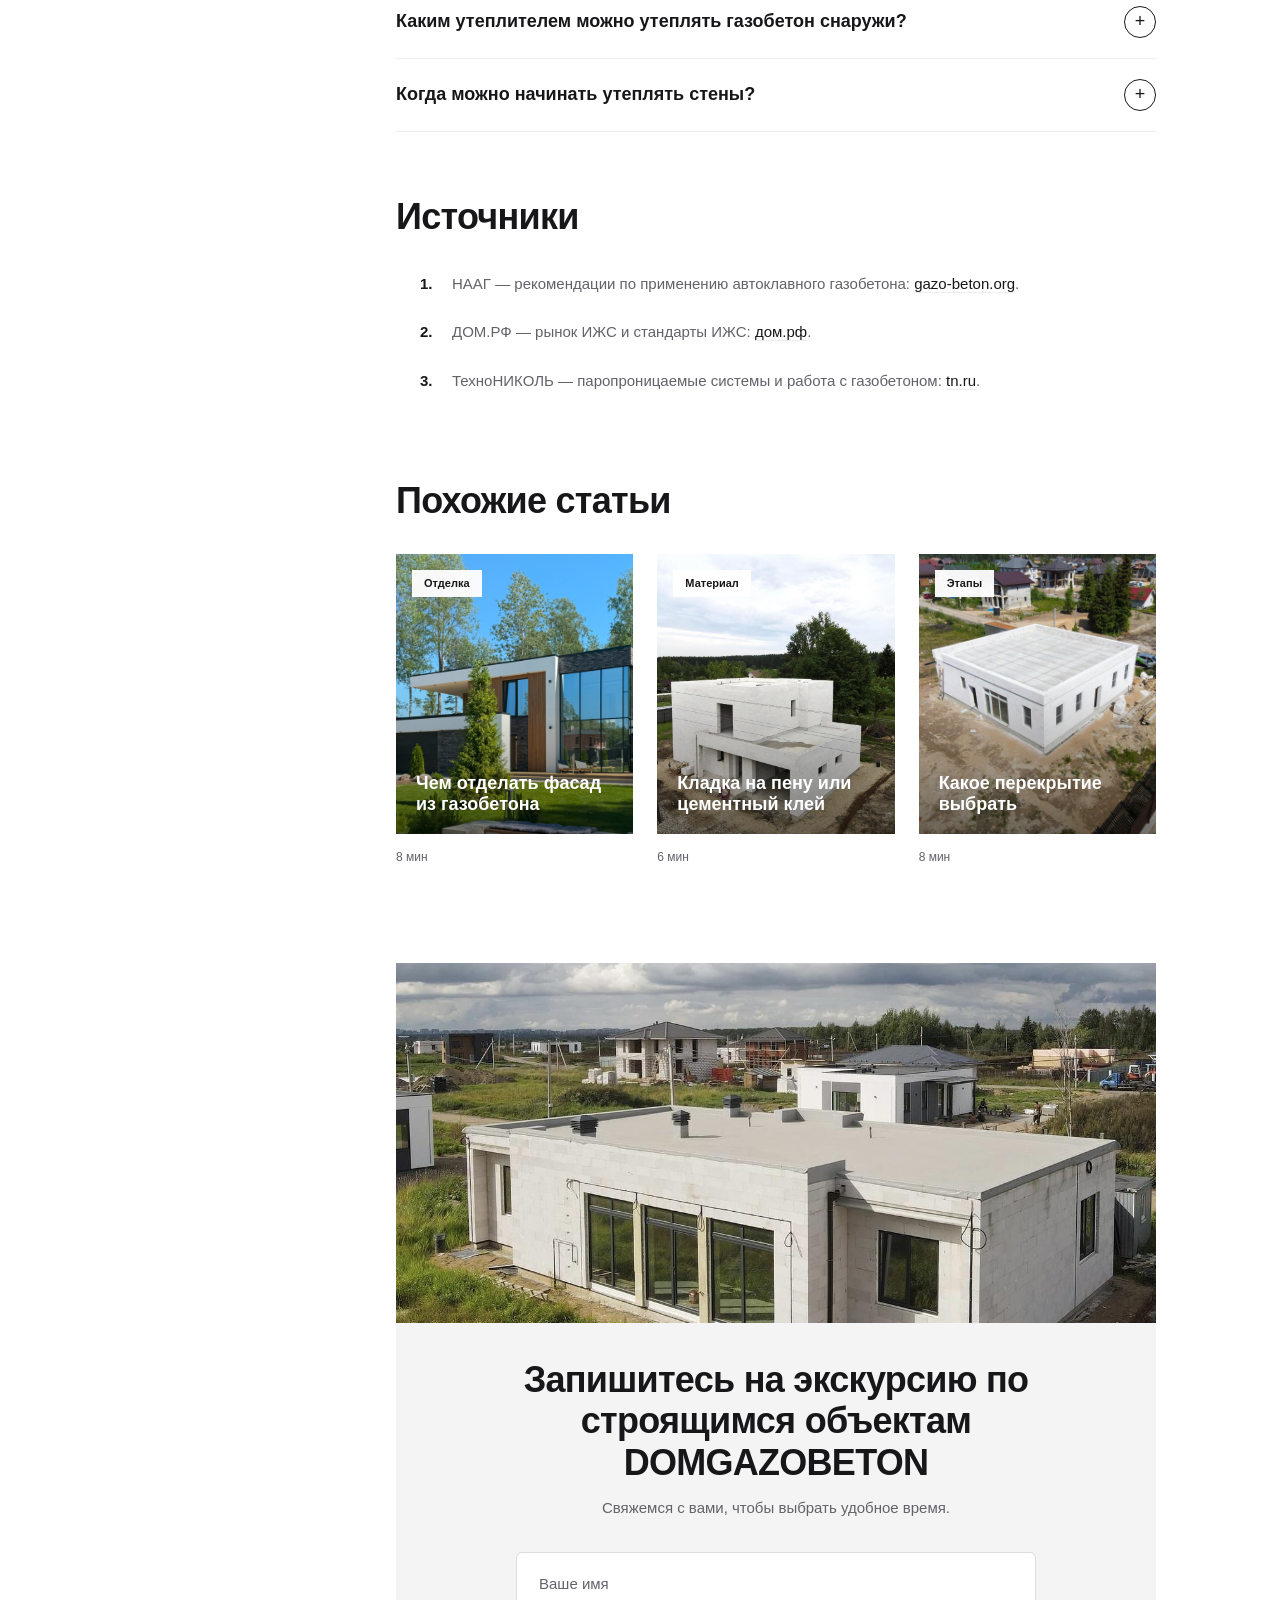
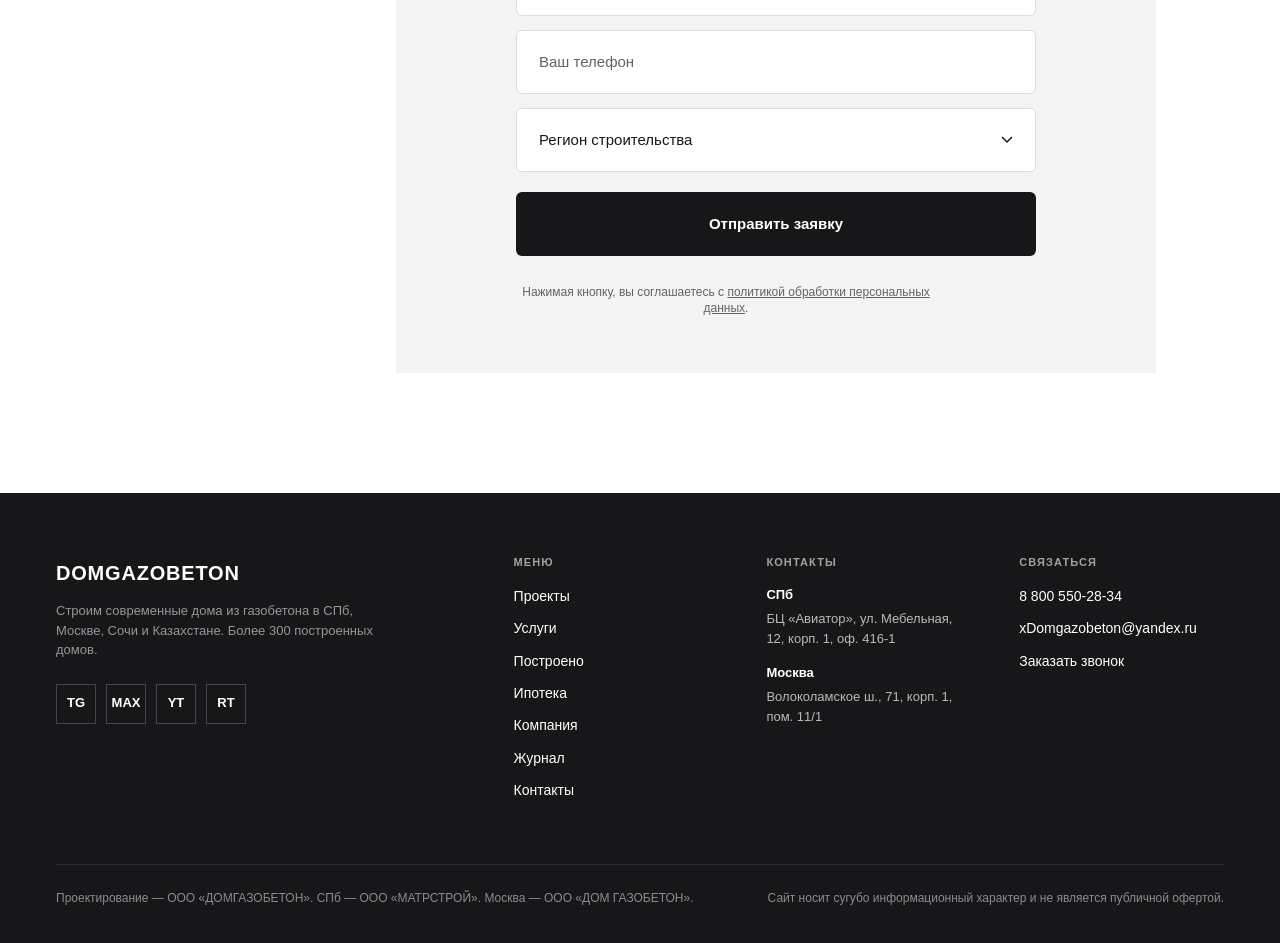
<file: utep-doma-iz-gazobetona.html>
<!doctype html>
<html lang="ru">
<head>
<meta charset="utf-8">
<meta name="viewport" content="width=device-width, initial-scale=1">
<title>Нужно ли утеплять дом из газобетона: разбор по теплопотерям и марке D400 — DG Журнал</title>
<meta name="description" content="Газобетон D400 400 мм проходит по теплопотерям без дополнительного утепления при отоплении газом. Окупаемость утепления — больше 20 лет. Разбираем расчёт сопротивления теплопередаче и варианты для домов без газа.">
<link rel="canonical" href="https://domgazobeton.com/journal/nuzhno-li-uteplyat-dom-iz-gazobetona">
<meta property="og:type" content="article">
<meta property="og:title" content="Нужно ли утеплять дом из газобетона: разбор по теплопотерям и марке D400">
<meta property="og:image" content="https://domgazobeton.com/journal/assets/img/utep-01-hero.png">

<link rel="stylesheet" href="assets/css/tokens.css">
<link rel="stylesheet" href="assets/css/reset.css">
<link rel="stylesheet" href="assets/css/base.css">
<link rel="stylesheet" href="assets/css/header.css">
<link rel="stylesheet" href="assets/css/footer.css">
<link rel="stylesheet" href="assets/css/form.css">
<link rel="stylesheet" href="assets/css/journal.css">
<link rel="stylesheet" href="assets/css/article.css">
<link rel="stylesheet" href="assets/css/modal.css">

<style>
  .callout{background:var(--surface);padding:24px 28px;margin-top:32px;border-left:3px solid var(--ink)}
  .callout--important{background:var(--accent-bg);color:#fff;border-left:0}
  .callout--important .callout__label{color:rgba(255,255,255,0.55)}
  .callout__label{font-size:11px;font-weight:600;letter-spacing:0.08em;text-transform:uppercase;color:var(--muted);margin-bottom:10px}
  .callout p{margin-top:10px;font-size:16px;line-height:1.55;color:inherit}
  .callout p:first-child{margin-top:0}
  .article-content ol.numbered-list{counter-reset:n;list-style:none;padding:0;margin-top:24px;display:flex;flex-direction:column;gap:20px}
  .article-content ol.numbered-list li{counter-increment:n;padding-left:56px;position:relative;font-size:17px;line-height:1.55;margin-top:0}
  .article-content ol.numbered-list li::before{content:counter(n);position:absolute;left:0;top:-4px;font-size:32px;font-weight:800;color:var(--echo);letter-spacing:-0.02em;line-height:1;width:40px}
  .article-content ol.numbered-list li strong{display:block;margin-bottom:4px}
  .sources-list{margin-top:24px;padding-left:0;list-style:none;display:flex;flex-direction:column;gap:14px;counter-reset:s}
  .sources-list li{counter-increment:s;padding-left:32px;position:relative;font-size:15px;line-height:1.5;color:var(--muted)}
  .sources-list li::before{content:counter(s)'.';position:absolute;left:0;top:0;font-weight:700;color:var(--ink)}
  .sources-list a{color:var(--ink);border-bottom:1px solid var(--line)}
  @media (max-width:1023px){.callout{padding:18px 22px}}
</style>

<script type="application/ld+json">
{"@context":"https://schema.org","@graph":[
  {"@type":"Organization","@id":"https://domgazobeton.com/#org","name":"DOMGAZOBETON","url":"https://domgazobeton.com/","telephone":"+7 800 550-28-34"},
  {"@type":"Article","headline":"Нужно ли утеплять дом из газобетона: разбор по теплопотерям и марке D400","description":"Газобетон D400 400 мм проходит по теплопотерям без дополнительного утепления при отоплении газом. Разбираем расчёт сопротивления теплопередаче и варианты для домов без газа.","image":"https://domgazobeton.com/journal/assets/img/utep-01-hero.png","datePublished":"2026-05-20","dateModified":"2026-05-31","author":{"@id":"https://domgazobeton.com/#org"},"publisher":{"@id":"https://domgazobeton.com/#org"},"articleSection":"Материал","inLanguage":"ru-RU"},
  {"@type":"BreadcrumbList","itemListElement":[{"@type":"ListItem","position":1,"name":"Главная","item":"https://domgazobeton.com/"},{"@type":"ListItem","position":2,"name":"Журнал","item":"https://domgazobeton.com/journal"},{"@type":"ListItem","position":3,"name":"Материал","item":"https://domgazobeton.com/journal?rubric=material"},{"@type":"ListItem","position":4,"name":"Нужно ли утеплять дом из газобетона"}]},
  {"@type":"FAQPage","mainEntity":[
    {"@type":"Question","name":"Можно ли построить дом из газобетона D400 400 мм без утепления?","acceptedAnswer":{"@type":"Answer","text":"Да, для большинства регионов РФ при отоплении газом — это рабочая схема. Стена проходит по сопротивлению теплопередаче с запасом, утепление окупается дольше 20 лет."}},
    {"@type":"Question","name":"Что выбрать, если в доме нет газа?","acceptedAnswer":{"@type":"Answer","text":"Либо D500 250–300 мм + минеральная вата 100 мм, либо D300 400–500 мм без утепления. Конкретное решение — за конструктором с учётом региона и источника отопления."}},
    {"@type":"Question","name":"Каким утеплителем можно утеплять газобетон снаружи?","acceptedAnswer":{"@type":"Answer","text":"Только паропроницаемым — минеральная вата. ЭППС и пенополистирол на газобетоне закупоривают паровывод и приводят к конденсату в стене."}},
    {"@type":"Question","name":"Когда можно начинать утеплять стены?","acceptedAnswer":{"@type":"Answer","text":"После одного отопительного сезона: блокам нужно выйти на равновесную влажность 4–5%. И только при температуре от +15 °C — иначе клей утеплителя не схватится правильно."}}
  ]}
]}
</script>
</head>
<body>

<header class="site-header"><div class="site-header__inner"><a href="/" class="site-header__logo">DOMGAZOBETON</a><nav class="nav"><span class="nav__item">Проекты<span class="nav__caret">▾</span><span class="nav__dropdown"><a href="/projects">Все проекты</a><a href="/projects/popular">Популярные проекты</a><a href="/projects/ready">Купить готовый дом</a></span></span><span class="nav__item">Услуги<span class="nav__caret">▾</span><span class="nav__dropdown"><a href="/services/design">Проектирование</a><a href="/services/build">Строительство</a><a href="/services/interior">Дизайн интерьеров</a><a href="/services/engineering">Инженерные системы</a><a href="/services/finishing">Отделка</a><a href="/services/maintenance">Обслуживание дома</a></span></span><span class="nav__item">Компания<span class="nav__caret">▾</span><span class="nav__dropdown"><a href="/about">О нас</a><a href="/about/excursion">Экскурсия в компанию</a><a href="/about/merch">Мерч</a></span></span><a href="/built" class="nav__item">Построено</a><a href="/mortgage" class="nav__item">Ипотека</a><a href="/journal" class="nav__item nav__item--active">Журнал</a><a href="/contacts" class="nav__item">Контакты</a></nav><div class="site-header__cta"><a href="#call-form" class="site-header__cta-link">Заказать звонок</a><a href="tel:+78005502834" class="site-header__phone">8 800 550-28-34</a></div><button class="burger" aria-label="Меню"><span></span><span></span><span></span></button></div></header>

<aside id="mobile-menu" class="mobile-menu"><div class="mobile-menu__top"><span class="site-header__logo">DOMGAZOBETON</span><button class="mobile-menu__close">✕</button></div><nav class="mobile-menu__list"><a href="/projects">Проекты</a><a href="/services">Услуги</a><a href="/about">Компания</a><a href="/built">Построено</a><a href="/mortgage">Ипотека</a><a href="/journal">Журнал</a><a href="/contacts">Контакты</a></nav><div class="mobile-menu__foot"><a href="tel:+78005502834" class="mobile-menu__phone">8 800 550-28-34</a><a href="#call-form" class="btn btn--primary">Заказать звонок</a></div></aside>

<nav class="crumbs"><a href="/">Главная</a><span class="crumbs__sep">/</span><a href="/journal">Журнал</a><span class="crumbs__sep">/</span><a href="/journal?rubric=material">Материал</a><span class="crumbs__sep">/</span><span class="crumbs__current">Нужно ли утеплять дом из газобетона</span></nav>

<header class="article-hero">
  <div class="label article-hero__rubric">Материал · Теплопотери</div>
  <h1 class="article-hero__title">Нужно ли утеплять дом из газобетона: разбор по теплопотерям и марке D400</h1>
  <p class="article-hero__lead">Короткий ответ: газобетон D400 400 мм проходит по теплопотерям без дополнительного утепления при отоплении газом — это подтверждает расчёт сопротивления теплопередаче. Утепление окупается дольше 20 лет, поэтому смысла обычно нет. Ниже — почему так и что делать, если в доме нет газа.</p>
  <div class="article-hero__meta">
    <span>Автор статьи</span>
    <span class="article-hero__meta-sep">·</span>
    <time datetime="2026-05-31">обновлено 31 мая 2026</time>
    <span class="article-hero__meta-sep">·</span>
    <span>7 минут чтения</span>
  </div>
</header>

<div class="article-cover-wrap">
  <img class="article-cover" src="assets/img/utep-01-hero.png" alt="Дом из газобетона D400 без утепления — DOMGAZOBETON" loading="eager" decoding="async">
</div>

<div class="article-layout">
  <aside class="article-toc" aria-label="Оглавление">
    <div class="label article-toc__label">В этой статье</div>
    <ul class="article-toc__list">
      <li class="article-toc__item is-active" data-target="sec-1"><a href="#sec-1">1. Откуда уходит тепло</a></li>
      <li class="article-toc__item" data-target="sec-2"><a href="#sec-2">2. Газобетон D400</a></li>
      <li class="article-toc__item" data-target="sec-3"><a href="#sec-3">3. Если в доме нет газа</a></li>
      <li class="article-toc__item" data-target="sec-4"><a href="#sec-4">4. Толщина стен</a></li>
      <li class="article-toc__item" data-target="sec-5"><a href="#sec-5">5. Чего нельзя делать</a></li>
      <li class="article-toc__item" data-target="sec-6"><a href="#sec-6">6. Опыт DOMGAZOBETON</a></li>
      <li class="article-toc__item" data-target="sec-faq"><a href="#sec-faq">7. Частые вопросы</a></li>
    </ul>
    <div class="article-side-cta">
      <div class="label article-side-cta__label">Помощь конструктора</div>
      <div class="article-side-cta__title">Хотите проверить ваш проект на теплопотери?</div>
      <div class="article-side-cta__sub">Посчитаем сопротивление теплопередаче под ваш регион и источник отопления — бесплатно.</div>
      <div style="margin-top:16px"><button type="button" class="btn btn--primary btn--sm" data-open-modal data-modal-title="Проверить ваш проект на теплопотери" data-modal-sub="Посчитаем сопротивление теплопередаче под ваш регион и источник отопления — бесплатно.">Получить расчёт</button></div>
    </div>
  </aside>

  <details class="article-toc-mobile">
    <summary><div><div class="article-toc-mobile__title">Оглавление</div><div class="article-toc-mobile__count">7 разделов · 7 мин чтения</div></div><span class="article-toc-mobile__icon">+</span></summary>
    <ul class="article-toc-mobile__list"><li><a href="#sec-1">1. Откуда уходит тепло</a></li><li><a href="#sec-2">2. Газобетон D400</a></li><li><a href="#sec-3">3. Если нет газа</a></li><li><a href="#sec-4">4. Толщина стен</a></li><li><a href="#sec-5">5. Чего нельзя делать</a></li><li><a href="#sec-6">6. Опыт DG</a></li><li><a href="#sec-faq">7. FAQ</a></li></ul>
  </details>

  <article class="article-content">

    <section id="sec-1">
      <p>Строительство загородного дома из газобетона становится всё популярнее: материал выбирают за доступность, надёжность и быстрые сроки. Вопрос, который мы слышим постоянно — нужно ли утеплять дом из газобетона, чем утеплять стены и не «вылетит ли» отопление зимой.</p>

      <h2>Откуда уходит тепло на самом деле</h2>
      <p>Распространённое заблуждение, что основная часть теплопотерь идёт через стены. На практике через стены уходит не более 30%. Остальное — кровля, пол, окна и вентиляция. При проектировании мы уделяем внимание всем «слабым местам»:</p>
      <ul>
        <li>Утепляем кровлю 250–300 мм и пол — 100 мм ЭППС (для классической плиты).</li>
        <li>Минимизируем теплопотери на приточно-вытяжной вентиляции.</li>
        <li>Делаем четверти на окнах из ЭППС при отделке фасада — даже если стены без утепления. Это самые слабые места при проверке тепловизором, им нужно особое внимание.</li>
      </ul>
      <figure>
        <img src="assets/img/utep-02.png" alt="Карта теплопотерь дома: где тепло уходит на самом деле" loading="lazy" decoding="async">
        <figcaption>Через стены уходит не более 30% тепла. Остальное — кровля, пол, окна и вентиляция.</figcaption>
      </figure>
    </section>

    <section id="sec-2">
      <h2>Плотность и теплопроводность газобетона D400</h2>
      <p>В наших проектах для наружных стен мы используем газобетонные блоки D400 400 мм. D400 — один из самых тёплых стеновых материалов на российском рынке: низкая плотность (400 кг/м³), высокая пористость, поры заполнены воздухом. Теплоизоляционные свойства газобетона примерно в 1,3 раза выше, чем у древесины.</p>
      <p>Стены в наших домах идут без дополнительного утепления — расчётное сопротивление теплопередаче укладывается в норматив с запасом около 15%. Если коротко: норматив для большинства регионов страны закрывает однослойной стеной 400 мм из D400 без утеплителя. Утепление в таком случае окупается медленно — больше 20 лет при текущих ценах на газ, который остаётся дешёвым источником тепла.</p>
      <figure>
        <img src="assets/img/utep-03.png" alt="Стена из газобетона D400 400 мм" loading="lazy" decoding="async">
      </figure>
      <p>Дополнительный нюанс: мы кладём стены на пенополиуретановый клей. Шов получается нулевым, мостиков холода нет — кладка примерно на 20% теплее, чем на обычном цементном клее. Однослойная стена без утеплителя при таком решении работает лучше «бутерброда».</p>
    </section>

    <section id="sec-3">
      <h2>Если в доме нет газа</h2>
      <p>Тогда логика меняется — энергоэффективность нужно выжимать максимум. Варианты:</p>
      <ul>
        <li><strong>Газобетон D500, 250–300 мм + утеплитель 100 мм.</strong> Стандартный энергоэффективный пирог при отоплении дорогим электричеством.</li>
        <li><strong>Энергоэффективный газобетон D300, 400–500 мм без утепления.</strong> Дороже сам блок, но получается однослойная тёплая стена без дополнительного утеплителя.</li>
      </ul>
      <p>Конкретный пирог выбирают по региону, источнику отопления и бюджету — это решение конструктора на этапе проекта.</p>
      <figure>
        <img src="assets/img/utep-04.png" alt="Стеновой пирог для дома без газа" loading="lazy" decoding="async">
      </figure>
    </section>

    <section id="sec-4">
      <h2>Какой толщины должны быть стены</h2>
      <p>Прочность D400 позволяет возводить несущие стены. Толщина однослойной стены из D400 может варьироваться от 200 до 500 мм. Главный критерий — климат региона: чем суровее, тем толще нужна стена. В средней полосе России 400 мм D400 закрывают нормативы без дополнительного утепления.</p>
    </section>

    <div class="article-final-cta">
      <form class="lead-form" data-action="/api/lead" novalidate>
        <div class="lead-form__hero"><img src="assets/img/utep-01-hero.png" alt="Объект DOMGAZOBETON"></div>
        <div class="lead-form__title">Запишитесь на экскурсию по строящимся объектам DOMGAZOBETON</div>
        <div class="lead-form__sub">Свяжемся с вами, чтобы выбрать удобное время.</div>
        <div class="lead-form__fields">
          <input class="lead-form__input" type="text" name="name" placeholder="Ваше имя" autocomplete="name" required>
          <input class="lead-form__input" type="tel" name="phone" placeholder="Ваш телефон" autocomplete="tel" required>
          <select class="lead-form__select" name="region" required>
            <option value="">Регион строительства</option><option value="spb">Санкт-Петербург и область</option><option value="msk">Москва и область</option><option value="sochi">Сочи и юг</option><option value="kz">Казахстан</option><option value="other">Другой</option>
          </select>
          <button class="lead-form__submit" type="submit">Отправить заявку</button>
        </div>
      </form>
    </div>

    <section id="sec-5">
      <h2>Чего нельзя делать при утеплении газобетона</h2>
      <p>Если всё-таки решили утеплять — есть жёсткие правила, иначе утепление сработает в минус:</p>
      <ol class="numbered-list">
        <li><strong>Использовать паронепроницаемый утеплитель.</strong> ЭППС или пенополистирол на стене закупорят газобетон — влага останется в блоке, при морозе разорвёт поры.</li>
        <li><strong>Не дать дому выстояться.</strong> На сырой кладке утеплитель «запечатает» воду внутри. Минимум один отопительный сезон до утепления.</li>
        <li><strong>Работать при низких температурах.</strong> При температуре ниже +15 °C кристаллизация клея для утеплителя идёт не так, паровывод нарушается.</li>
        <li><strong>Забыть про отделку.</strong> Газобетон под утеплителем всё равно нуждается в защите от механических повреждений и осадков.</li>
      </ol>
      <aside class="callout callout--important">
        <div class="callout__label">Важно</div>
        <p>Подходящий утеплитель — паропроницаемая минеральная вата. Никогда не плёнки и не пенополистирол на внешней стороне газобетонной стены.</p>
      </aside>
      <figure style="margin-top:32px">
        <img src="assets/img/utep-05.png" alt="Минеральная вата как утеплитель газобетона" loading="lazy" decoding="async">
      </figure>
    </section>

    <section id="sec-6">
      <h2>Что DOMGAZOBETON делает на своих объектах</h2>
      <p>За 10 лет работы и 300 построенных домов (около 52 000 м²) выстроились стандарты: D400 400 мм, кладка на ППУ-клей, тёплый контур формируется самой стеной. На Open Village 2025 и Urban 2025 показывали типовой дом 300 м² с этим конструктивом — отапливаем газом, утеплитель в стенах не нужен. <a class="link" href="https://domgazobeton.com/projects">Наши проекты</a>, <a class="link" href="https://domgazobeton.com/project-bavaria">пример конструктива</a>.</p>
    </section>

    <section id="sec-faq" class="faq">
      <h2>Частые вопросы</h2>
      <details class="faq-item" open><summary><span class="faq-item__q">Можно ли построить дом из газобетона D400 400 мм без утепления?</span><span class="faq-item__toggle" aria-hidden="true">+</span></summary><div class="faq-item__a"><p>Да, для большинства регионов РФ при отоплении газом — это рабочая схема. Стена проходит по сопротивлению теплопередаче с запасом, утепление окупается дольше 20 лет.</p></div></details>
      <details class="faq-item"><summary><span class="faq-item__q">Что выбрать, если в доме нет газа?</span><span class="faq-item__toggle" aria-hidden="true">+</span></summary><div class="faq-item__a"><p>Либо D500 250–300 мм + минеральная вата 100 мм, либо D300 400–500 мм без утепления. Конкретное решение — за конструктором с учётом региона и источника отопления.</p></div></details>
      <details class="faq-item"><summary><span class="faq-item__q">Каким утеплителем можно утеплять газобетон снаружи?</span><span class="faq-item__toggle" aria-hidden="true">+</span></summary><div class="faq-item__a"><p>Только паропроницаемым — минеральная вата. ЭППС и пенополистирол на газобетоне закупоривают паровывод и приводят к конденсату в стене.</p></div></details>
      <details class="faq-item"><summary><span class="faq-item__q">Когда можно начинать утеплять стены?</span><span class="faq-item__toggle" aria-hidden="true">+</span></summary><div class="faq-item__a"><p>После одного отопительного сезона: блокам нужно выйти на равновесную влажность 4–5%. И только при температуре от +15 °C — иначе клей утеплителя не схватится правильно.</p></div></details>
    </section>

    <section id="sec-sources" style="margin-top:64px"><h2>Источники</h2>
      <ol class="sources-list">
        <li>НААГ — рекомендации по применению автоклавного газобетона: <a href="https://gazo-beton.org/" rel="nofollow">gazo-beton.org</a>.</li>
        <li>ДОМ.РФ — рынок ИЖС и стандарты ИЖС: <a href="https://дом.рф/" rel="nofollow">дом.рф</a>.</li>
        <li>ТехноНИКОЛЬ — паропроницаемые системы и работа с газобетоном: <a href="https://www.tn.ru/" rel="nofollow">tn.ru</a>.</li>
      </ol>
    </section>

    <section class="related">
      <h2>Похожие статьи</h2>
      <div class="related-grid">
        <a class="card" href="fasad-gazobetona.html"><div class="card__media"><img class="card__img" src="assets/img/fasad-01-hero.png" alt="" loading="lazy"><div class="card__shade"></div><span class="card__rubric">Отделка</span><div class="card__title-overlay">Чем отделать фасад из газобетона</div></div><div class="card__meta">8 мин</div></a>
        <a class="card" href="kladka-na-penu-ili-cement.html"><div class="card__media"><img class="card__img" src="assets/img/klej-01-hero.png" alt="" loading="lazy"><div class="card__shade"></div><span class="card__rubric">Материал</span><div class="card__title-overlay">Кладка на пену или цементный клей</div></div><div class="card__meta">6 мин</div></a>
        <a class="card" href="perekrytie-dlya-gazobetona.html"><div class="card__media"><img class="card__img" src="assets/img/perekrytie-01-hero.png" alt="" loading="lazy"><div class="card__shade"></div><span class="card__rubric">Этапы</span><div class="card__title-overlay">Какое перекрытие выбрать</div></div><div class="card__meta">8 мин</div></a>
      </div>
    </section>

    <div class="article-final-cta">
      <form class="lead-form" id="call-form" data-action="/api/lead" novalidate>
        <div class="lead-form__hero"><img src="assets/img/utep-03.png" alt="Стена DOMGAZOBETON на стройке"></div>
        <div class="lead-form__title">Запишитесь на экскурсию по строящимся объектам DOMGAZOBETON</div>
        <div class="lead-form__sub">Свяжемся с вами, чтобы выбрать удобное время.</div>
        <div class="lead-form__fields">
          <input class="lead-form__input" type="text" name="name" placeholder="Ваше имя" required>
          <input class="lead-form__input" type="tel" name="phone" placeholder="Ваш телефон" required>
          <select class="lead-form__select" name="region" required><option value="">Регион строительства</option><option>СПб и область</option><option>Москва и область</option><option>Сочи и юг</option><option>Казахстан</option></select>
          <button class="lead-form__submit" type="submit">Отправить заявку</button>
          <div class="lead-form__agree">Нажимая кнопку, вы соглашаетесь с <a href="/privacy">политикой обработки персональных данных</a>.</div>
        </div>
      </form>
    </div>
  </article>
</div>

<footer class="site-footer"><div class="site-footer__inner"><div class="site-footer__grid"><div><div class="site-footer__brand-name">DOMGAZOBETON</div><div class="site-footer__brand-desc">Строим современные дома из газобетона в СПб, Москве, Сочи и Казахстане. Более 300 построенных домов.</div><div class="site-footer__socials" style="margin-top:24px"><a href="https://t.me/domgazobeton">TG</a><a href="https://max.ru/domgazobeton">MAX</a><a href="https://youtube.com/@domgazobeton">YT</a><a href="https://rutube.ru/channel/domgazobeton">RT</a></div></div><div class="site-footer__col"><h4>Меню</h4><ul><li><a href="/projects">Проекты</a></li><li><a href="/services">Услуги</a></li><li><a href="/built">Построено</a></li><li><a href="/mortgage">Ипотека</a></li><li><a href="/about">Компания</a></li><li><a href="/journal">Журнал</a></li><li><a href="/contacts">Контакты</a></li></ul></div><div class="site-footer__col"><h4>Контакты</h4><div class="site-footer__address"><strong>СПб</strong>БЦ «Авиатор», ул. Мебельная, 12, корп. 1, оф. 416-1</div><div class="site-footer__address"><strong>Москва</strong>Волоколамское ш., 71, корп. 1, пом. 11/1</div></div><div class="site-footer__col"><h4>Связаться</h4><ul><li><a href="tel:+78005502834">8 800 550-28-34</a></li><li><a href="mailto:xDomgazobeton@yandex.ru">xDomgazobeton@yandex.ru</a></li><li><a href="#call-form">Заказать звонок</a></li></ul></div></div><div class="site-footer__legal"><p>Проектирование — ООО «ДОМГАЗОБЕТОН». СПб — ООО «МАТРСТРОЙ». Москва — ООО «ДОМ ГАЗОБЕТОН».</p><p>Сайт носит сугубо информационный характер и не является публичной офертой.</p></div></div></footer>

<script src="assets/js/menu.js" defer></script>
<script src="assets/js/toc.js" defer></script>
<script src="assets/js/form.js" defer></script>
<div id="side-modal" class="modal" aria-hidden="true" role="dialog" aria-modal="true">
  <div class="modal__dialog">
    <button class="modal__close" aria-label="Закрыть">✕</button>
    <div class="modal__title">Получить расчёт от конструктора</div>
    <div class="modal__sub">Свяжемся в течение 15 минут — ответим на все вопросы по проекту.</div>
    <form class="modal__form" data-action="/api/lead" novalidate>
      <div class="modal__fields">
        <input class="modal__input" type="text" name="name" placeholder="Ваше имя" autocomplete="name" required>
        <input class="modal__input" type="tel" name="phone" placeholder="Ваш телефон" autocomplete="tel" required>
        <select class="modal__select" name="region" required>
          <option value="">Регион строительства</option>
          <option>Санкт-Петербург и область</option>
          <option>Москва и область</option>
          <option>Сочи и юг</option>
          <option>Казахстан</option>
        </select>
        <button class="modal__submit" type="submit">Отправить заявку</button>
        <div class="modal__agree">Нажимая кнопку, вы соглашаетесь с <a href="/privacy">политикой обработки персональных данных</a>.</div>
      </div>
    </form>
  </div>
</div>
<script src="assets/js/modal.js" defer></script>
</body>
</html>
</file>
<file: assets/css/tokens.css>
:root{
  --bg:#fff;
  --ink:#17171a;
  --ink-soft:#1f1f23;
  --echo:#9b9ba5;
  --muted:#626269;
  --line:#ededed;
  --line-soft:#dcdce0;
  --surface:#F4F4F4;
  --surface-alt:#ECECEC;
  --accent-bg:#0E0E0E;
  --accent-fg:#fff;

  --sans:'Helvetica Neue',Helvetica,Arial,'Roboto',sans-serif;

  --r:0;

  --container:1328px;
  --gutter:56px;

  --fs-h1:60px;
  --fs-h2:36px;
  --fs-h3:28px;
  --fs-body:17px;
  --fs-meta:13px;
  --fs-mono:11px;

  --lh-tight:1.05;
  --lh-mid:1.25;
  --lh-body:1.6;
}
@media (max-width:1023px){
  :root{ --gutter:32px; --fs-h1:44px; --fs-h2:28px; --fs-h3:22px; --fs-body:16px; }
}
@media (max-width:480px){
  :root{ --gutter:16px; --fs-h1:32px; --fs-h2:22px; --fs-h3:18px; --fs-body:15px; }
}
</file>
<file: assets/css/base.css>
html,body{background:var(--bg);color:var(--ink);font-family:var(--sans);font-size:var(--fs-body);line-height:var(--lh-body)}

h1,h2,h3,h4{font-weight:700;letter-spacing:-0.02em;line-height:var(--lh-tight);color:var(--ink)}
h1{font-size:var(--fs-h1);letter-spacing:-0.03em;line-height:1.02}
h2{font-size:var(--fs-h2)}
h3{font-size:var(--fs-h3)}

p{color:var(--ink);font-size:var(--fs-body);line-height:var(--lh-body)}

.echo{color:var(--echo)}
.muted{color:var(--muted)}

.label{
  font-family:var(--sans);
  font-size:12px;
  font-weight:600;
  text-transform:uppercase;
  letter-spacing:0.08em;
  color:var(--muted);
}

.container{
  width:100%;
  max-width:var(--container);
  margin:0 auto;
  padding-left:var(--gutter);
  padding-right:var(--gutter);
}

.btn{
  display:inline-flex;align-items:center;justify-content:center;
  border:1.5px solid var(--ink);
  padding:12px 24px;
  font-family:var(--sans);font-size:15px;font-weight:500;
  background:#fff;color:var(--ink);
  border-radius:var(--r);
  cursor:pointer;
  white-space:nowrap;
  transition:background .15s,color .15s;
}
.btn:hover{background:var(--ink);color:#fff}
.btn--primary{background:var(--ink);color:#fff;border-color:var(--ink)}
.btn--primary:hover{background:var(--ink-soft)}
.btn--white{background:#fff;color:var(--ink);border-color:#fff}
.btn--sm{padding:8px 16px;font-size:13px}
.btn--lg{padding:14px 32px;font-size:16px;font-weight:600}

.chip{
  display:inline-block;
  border:1.5px solid var(--ink);
  padding:7px 14px;
  font-family:var(--sans);font-size:13px;font-weight:500;
  background:transparent;color:var(--ink);
  border-radius:var(--r);
  white-space:nowrap;
  cursor:pointer;
  transition:background .15s,color .15s;
}
.chip:hover{background:var(--ink);color:#fff}
.chip--active{background:var(--ink);color:#fff;border-color:var(--ink)}

.sr-only{position:absolute;width:1px;height:1px;padding:0;margin:-1px;overflow:hidden;clip:rect(0,0,0,0);white-space:nowrap;border:0}

a.link{
  border-bottom:1.5px solid var(--ink);
  padding-bottom:1px;
  font-weight:600;
}
a.link:hover{color:var(--muted);border-bottom-color:var(--muted)}
</file>
<file: assets/css/header.css>
.site-header{
  background:#fff;
  border-bottom:1px solid var(--line);
  position:sticky;top:0;z-index:50;
}
.site-header__inner{
  display:flex;align-items:center;
  padding:24px var(--gutter);
  gap:36px;
  max-width:var(--container);
  margin:0 auto;
}
.site-header__logo{
  font-family:var(--sans);
  font-size:16px;
  font-weight:700;
  letter-spacing:0.04em;
  color:var(--ink);
}

.nav{display:flex;gap:28px;align-items:center}
.nav__item{
  position:relative;
  display:inline-flex;align-items:center;gap:4px;
  font-family:var(--sans);font-size:14px;font-weight:500;
  color:var(--ink);
  padding:8px 0;
  cursor:pointer;
}
.nav__item--active{font-weight:700}
.nav__item--active::after{
  content:'';
  position:absolute;left:0;right:0;bottom:-6px;
  height:2px;background:var(--ink);
}
.nav__caret{font-size:10px;color:var(--muted)}
.nav__item:hover .nav__dropdown{display:block}
.nav__dropdown{
  display:none;
  position:absolute;top:100%;left:-16px;
  background:#fff;
  border:1px solid var(--line);
  padding:8px 0;min-width:240px;
  border-radius:var(--r);
  box-shadow:0 8px 24px rgba(0,0,0,0.08);
  z-index:60;
}
.nav__dropdown a{
  display:block;padding:10px 20px;
  font-size:14px;color:var(--ink);
}
.nav__dropdown a:hover{background:var(--surface)}

.site-header__cta{
  margin-left:auto;
  display:flex;align-items:center;gap:24px;
}
.site-header__cta-link{
  font-family:var(--sans);font-size:14px;font-weight:600;
  border-bottom:1.5px solid var(--ink);
  padding-bottom:2px;color:var(--ink);
}
.site-header__phone{
  font-family:var(--sans);font-size:15px;font-weight:600;color:var(--ink);
}

.burger{
  display:none;
  width:36px;height:36px;
  flex-direction:column;justify-content:center;align-items:center;gap:5px;
  background:transparent;border:0;
  margin-left:auto;
}
.burger span{display:block;width:22px;height:1.5px;background:var(--ink)}

@media (max-width:1023px){
  .nav,.site-header__cta{display:none}
  .burger{display:inline-flex}
  .site-header__inner{padding:14px var(--gutter);gap:10px}
}

/* mobile menu drawer */
.mobile-menu{
  display:none;
  position:fixed;inset:0;
  background:#fff;
  z-index:100;
  flex-direction:column;
}
.mobile-menu.is-open{display:flex}
.mobile-menu__top{
  display:flex;align-items:center;justify-content:space-between;
  padding:14px 16px;
  border-bottom:1px solid var(--line);
}
.mobile-menu__close{
  width:36px;height:36px;
  display:inline-flex;align-items:center;justify-content:center;
  font-size:22px;color:var(--ink);
}
.mobile-menu__list{
  flex:1;
  display:flex;flex-direction:column;
  padding:8px 0;
  overflow-y:auto;
}
.mobile-menu__list a{
  padding:16px 20px;
  border-bottom:1px solid var(--line);
  font-size:17px;font-weight:600;color:var(--ink);
}
.mobile-menu__foot{
  padding:20px;
  display:flex;flex-direction:column;gap:12px;
  border-top:1px solid var(--line);
}
.mobile-menu__foot .btn{justify-content:center}
.mobile-menu__phone{
  font-size:18px;font-weight:600;text-align:center;color:var(--ink);
}
</file>
<file: assets/css/footer.css>
.site-footer{
  background:var(--ink);
  color:#fff;
  padding:64px var(--gutter) 36px;
}
.site-footer__inner{
  max-width:var(--container);
  margin:0 auto;
}
.site-footer__grid{
  display:grid;
  grid-template-columns:2fr 1fr 1fr 1fr;
  gap:48px;
}
.site-footer__brand-name{
  font-family:var(--sans);
  font-size:20px;font-weight:700;letter-spacing:0.04em;
}
.site-footer__brand-desc{
  font-size:13px;color:rgba(255,255,255,0.55);
  margin-top:12px;line-height:1.5;
  max-width:320px;
}
.site-footer__col h4{
  font-family:var(--sans);font-size:11px;font-weight:600;
  letter-spacing:0.1em;text-transform:uppercase;
  color:rgba(255,255,255,0.6);
  margin-bottom:16px;
}
.site-footer__col ul{
  display:flex;flex-direction:column;gap:10px;
  font-size:14px;
  padding:0;list-style:none;
}
.site-footer__col a{color:#fff}
.site-footer__col a:hover{color:rgba(255,255,255,0.7)}

.site-footer__address{
  font-size:13px;color:rgba(255,255,255,0.7);
  line-height:1.55;
  margin-bottom:14px;
}
.site-footer__address strong{
  display:block;color:#fff;font-weight:600;margin-bottom:4px;
}

.site-footer__socials{
  display:flex;gap:10px;flex-wrap:wrap;
}
.site-footer__socials a{
  display:inline-flex;align-items:center;justify-content:center;
  width:40px;height:40px;
  border:1px solid rgba(255,255,255,0.2);
  border-radius:var(--r);
  font-size:13px;font-weight:600;
}
.site-footer__socials a:hover{border-color:#fff;background:rgba(255,255,255,0.06)}

.site-footer__legal{
  margin-top:48px;padding-top:24px;
  border-top:1px solid rgba(255,255,255,0.1);
  display:flex;justify-content:space-between;gap:24px;flex-wrap:wrap;
  font-size:12px;color:rgba(255,255,255,0.5);line-height:1.5;
}
.site-footer__legal p{color:inherit;font-size:inherit;line-height:1.5}

@media (max-width:1023px){
  .site-footer__grid{grid-template-columns:1fr 1fr;gap:32px}
}
@media (max-width:480px){
  .site-footer{padding:40px var(--gutter) 28px}
  .site-footer__grid{grid-template-columns:1fr;gap:28px}
  .site-footer__legal{flex-direction:column;gap:12px}
}
</file>
<file: assets/css/form.css>
/* Lead form — стиль с domgazobeton.com:
   одна колонка по центру, светлый фон, опциональное фото-врезка сверху */

.lead-form{
  background:var(--surface);
  padding:56px 48px;
  display:flex;
  flex-direction:column;
  align-items:center;
  text-align:center;
  border-radius:var(--r);
  position:relative;
  overflow:hidden;
}

/* Опциональная фото-врезка над заголовком (extends to form edges) */
.lead-form__hero{
  width:calc(100% + 96px);
  margin:-56px -48px 36px;
}
.lead-form__hero img{
  width:100%;
  height:360px;
  object-fit:cover;
  display:block;
  background:var(--surface-alt);
}

.lead-form__title{
  font-family:var(--sans);
  font-size:36px;
  font-weight:700;
  line-height:1.15;
  letter-spacing:-0.02em;
  color:var(--ink);
  margin-bottom:14px;
  max-width:720px;
}

.lead-form__sub{
  font-size:15px;
  color:var(--muted);
  line-height:1.5;
  margin-bottom:32px;
  max-width:560px;
}

.lead-form__fields{
  width:100%;
  max-width:520px;
  display:flex;
  flex-direction:column;
  gap:14px;
}

.lead-form__input,
.lead-form__select{
  height:64px;
  background:#fff;
  border:1px solid var(--line-soft);
  color:var(--ink);
  padding:0 22px;
  font-family:var(--sans);
  font-size:15px;
  border-radius:6px;
  outline:none;
  width:100%;
  transition:border-color .15s;
}
.lead-form__input::placeholder{color:var(--muted)}
.lead-form__input:focus,
.lead-form__select:focus{border-color:var(--ink)}

.lead-form__select{
  appearance:none;
  -webkit-appearance:none;
  background-image:url("data:image/svg+xml;utf8,<svg xmlns='http://www.w3.org/2000/svg' viewBox='0 0 12 8' fill='none'><path d='M1 1L6 6L11 1' stroke='%2317171a' stroke-width='1.5'/></svg>");
  background-repeat:no-repeat;
  background-position:right 22px center;
  background-size:12px;
  cursor:pointer;
}

.lead-form__submit{
  height:64px;
  background:var(--ink);
  color:#fff;
  border:0;
  font-family:var(--sans);
  font-size:15px;
  font-weight:600;
  border-radius:6px;
  cursor:pointer;
  transition:background .15s;
  margin-top:6px;
}
.lead-form__submit:hover{background:var(--ink-soft)}
.lead-form__submit:disabled{opacity:0.7;cursor:default}

.lead-form__agree{
  font-size:12px;color:var(--muted);
  line-height:1.4;
  margin-top:14px;
  max-width:420px;
}
.lead-form__agree a{text-decoration:underline}

/* Совместимость со старым модификатором — оставляем тот же светлый стиль */
.lead-form--light{}

@media (max-width:1023px){
  .lead-form{padding:48px 32px}
  .lead-form__hero{width:calc(100% + 64px);margin:-48px -32px 28px}
  .lead-form__hero img{height:280px}
  .lead-form__title{font-size:28px}
  .lead-form__input,.lead-form__select,.lead-form__submit{height:56px;font-size:14px}
}
@media (max-width:480px){
  .lead-form{padding:32px 20px}
  .lead-form__hero{width:calc(100% + 40px);margin:-32px -20px 20px}
  .lead-form__hero img{height:220px}
  .lead-form__title{font-size:22px}
  .lead-form__sub{font-size:14px;margin-bottom:24px}
  .lead-form__input,.lead-form__select,.lead-form__submit{height:52px;font-size:14px;padding:0 18px}
}
</file>
<file: assets/css/journal.css>
.crumbs{
  font-family:var(--sans);font-size:12px;color:var(--muted);
  padding:24px var(--gutter) 0;
  max-width:var(--container);margin:0 auto;
  display:flex;align-items:center;gap:8px;flex-wrap:wrap;
}
.crumbs__sep{color:var(--echo)}
.crumbs a{color:var(--muted)}
.crumbs a:hover{color:var(--ink)}
.crumbs__current{color:var(--ink)}

/* TITLE ROW with search */
.journal-title-row{
  display:flex;align-items:flex-end;justify-content:space-between;
  gap:32px;
  padding:36px var(--gutter) 0;
  max-width:var(--container);margin:0 auto;
}
.journal-title{
  font-size:var(--fs-h1);
  font-weight:700;
  letter-spacing:-0.03em;
  line-height:1.02;
  flex:1;min-width:0;
}
.journal-search{
  flex-shrink:0;
  width:320px;height:48px;
  border:1.5px solid var(--line-soft);
  padding:0 18px;
  display:flex;align-items:center;gap:10px;
  font-size:14px;color:var(--muted);
  border-radius:var(--r);
  cursor:text;
}
.journal-search:hover{border-color:var(--ink);color:var(--ink)}

@media (max-width:1023px){
  .journal-search{width:240px;height:44px;font-size:13px}
}
@media (max-width:767px){
  .journal-title-row{flex-direction:column;align-items:stretch;gap:14px;padding-top:16px}
  .journal-search{width:100%;height:44px}
}

/* HERO */
.journal-hero{
  padding:28px var(--gutter) 0;
  max-width:var(--container);margin:0 auto;
}
.journal-hero__inner{
  position:relative;
  overflow:hidden;
  border-radius:var(--r);
  background:var(--surface-alt);
}
.journal-hero__img{
  width:100%;
  height:640px;
  object-fit:cover;
  object-position:center 40%;
  display:block;
  image-rendering:auto;
}
@media (min-width:1600px){
  .journal-hero__img{height:720px}
}
.journal-hero__shade{
  position:absolute;inset:0;
  background:linear-gradient(0deg, rgba(0,0,0,0.62) 0%, rgba(0,0,0,0.12) 50%, transparent 100%);
}
.journal-hero__tags{
  position:absolute;left:40px;top:32px;
  display:flex;gap:10px;flex-wrap:wrap;
}
.journal-hero__tag{
  background:#fff;color:var(--ink);
  padding:7px 16px;
  font-size:12px;font-weight:600;
  border-radius:var(--r);
}
.journal-hero__body{
  position:absolute;left:40px;right:40px;bottom:40px;
  color:#fff;
  max-width:760px;
}
.journal-hero__title{
  font-size:48px;font-weight:700;
  line-height:1.08;letter-spacing:-0.02em;
  color:#fff;margin:0;
}
.journal-hero__meta{
  margin-top:18px;
  display:flex;align-items:center;gap:14px;flex-wrap:wrap;
  font-size:13px;color:#fff;
}
.journal-hero__meta-sep{opacity:0.5}
.journal-hero__cta{
  display:inline-flex;align-items:center;gap:10px;
  background:#fff;color:var(--ink);
  padding:14px 28px;
  font-size:14px;font-weight:600;
  border-radius:var(--r);
  margin-top:26px;
  transition:opacity .15s;
}
.journal-hero__cta:hover{opacity:0.9}

@media (max-width:1023px){
  .journal-hero__img{height:520px}
  .journal-hero__tags{left:24px;top:24px}
  .journal-hero__body{left:24px;right:24px;bottom:28px}
  .journal-hero__title{font-size:32px}
}
@media (max-width:480px){
  .journal-hero__img{height:520px}
  .journal-hero__tags{left:16px;top:16px;gap:6px}
  .journal-hero__tag{padding:5px 11px;font-size:11px}
  .journal-hero__body{left:16px;right:16px;bottom:24px}
  .journal-hero__title{font-size:24px}
  .journal-hero__meta{font-size:12px;gap:8px}
  .journal-hero__cta{padding:12px 22px;font-size:13px;margin-top:18px}
}

/* CHIPS row */
.journal-chips{
  padding:48px var(--gutter) 0;
  max-width:var(--container);margin:0 auto;
  display:flex;gap:10px;flex-wrap:wrap;
}
@media (max-width:767px){
  .journal-chips{
    padding-top:28px;
    flex-wrap:nowrap;
    overflow-x:auto;
    scrollbar-width:none;
  }
  .journal-chips::-webkit-scrollbar{display:none}
}

/* GRID */
.journal-grid-wrap{
  padding:32px var(--gutter) 0;
  max-width:var(--container);margin:0 auto;
}
.journal-grid{
  display:grid;
  grid-template-columns:repeat(3,1fr);
  gap:24px;
}
@media (max-width:1023px){
  .journal-grid{grid-template-columns:repeat(2,1fr);gap:20px}
}
@media (max-width:480px){
  .journal-grid{grid-template-columns:1fr;gap:24px}
}

/* CARD */
.card{display:flex;flex-direction:column;gap:14px;color:var(--ink)}
.card__media{
  position:relative;
  overflow:hidden;
  border-radius:var(--r);
  background:var(--surface-alt);
}
.card__img{
  width:100%;height:280px;object-fit:cover;display:block;
  transition:transform .4s;
}
.card:hover .card__img{transform:scale(1.03)}
.card__shade{
  position:absolute;left:0;right:0;bottom:0;height:55%;
  background:linear-gradient(transparent, rgba(0,0,0,0.5));
}
.card__rubric{
  position:absolute;top:16px;left:16px;
  background:rgba(255,255,255,0.95);
  padding:5px 12px;
  font-size:11px;font-weight:600;color:var(--ink);
  border-radius:var(--r);
}
.card__title-overlay{
  position:absolute;left:20px;right:20px;bottom:18px;
  color:#fff;
  font-size:18px;font-weight:600;line-height:1.2;
}
.card__meta{font-size:12px;color:var(--muted)}

@media (max-width:1023px){
  .card__img{height:240px}
}
@media (max-width:480px){
  .card__img{height:200px}
  .card__title-overlay{font-size:17px;left:16px;right:16px;bottom:14px}
}

/* SHOW MORE */
.journal-more{
  padding:40px var(--gutter) 0;
  max-width:var(--container);margin:0 auto;
  text-align:center;
}

/* MID CTA — form */
.journal-cta-wrap{
  padding:64px var(--gutter) 0;
  max-width:var(--container);margin:0 auto;
}

/* BOTTOM */
.journal-bottom-pad{padding-bottom:80px}
@media (max-width:480px){.journal-bottom-pad{padding-bottom:48px}}
</file>
<file: assets/css/article.css>
/* HERO of article (text-based, no image at top) */
.article-hero{
  padding:32px var(--gutter) 0;
  max-width:var(--container);margin:0 auto;
}
.article-hero__rubric{margin-bottom:12px}
.article-hero__title{
  font-size:56px;font-weight:800;
  letter-spacing:-0.03em;line-height:1.05;
  max-width:980px;
  margin-top:12px;
}
.article-hero__lead{
  font-size:22px;color:var(--muted);
  margin-top:20px;line-height:1.4;
  max-width:820px;
}
.article-hero__meta{
  display:flex;flex-wrap:wrap;gap:20px;
  font-size:13px;color:var(--muted);
  margin-top:24px;align-items:center;
}
.article-hero__meta-sep{color:var(--echo)}

@media (max-width:1023px){
  .article-hero__title{font-size:40px}
  .article-hero__lead{font-size:18px}
}
@media (max-width:480px){
  .article-hero__title{font-size:28px}
  .article-hero__lead{font-size:16px;margin-top:14px}
}

/* HERO image */
.article-cover-wrap{
  padding:48px var(--gutter) 0;
  max-width:var(--container);margin:0 auto;
}
.article-cover{
  width:100%;height:560px;
  object-fit:cover;display:block;
  border-radius:var(--r);
  background:var(--surface-alt);
}
@media (max-width:1023px){.article-cover{height:420px}}
@media (max-width:480px){.article-cover{height:240px}}

/* LAYOUT — sticky TOC + content */
.article-layout{
  padding:64px var(--gutter) 120px;
  max-width:var(--container);margin:0 auto;
  display:grid;
  grid-template-columns:260px minmax(0,1fr);
  gap:80px;
}
.article-toc{
  position:sticky;
  top:96px; /* below sticky header */
  align-self:flex-start;
}
.article-toc__label{margin-bottom:16px}
.article-toc__list{
  display:flex;flex-direction:column;gap:10px;
  list-style:none;padding:0;
}
.article-toc__item{
  padding-left:14px;
  border-left:1px solid var(--line);
  font-size:13px;font-weight:500;color:var(--muted);
  line-height:1.35;
  cursor:pointer;
  transition:color .15s,border-color .15s;
}
.article-toc__item:hover{color:var(--ink)}
.article-toc__item.is-active{
  border-left:2px solid var(--ink);
  font-weight:700;color:var(--ink);
  padding-left:13px;
}
.article-toc__item a{display:block;color:inherit}

.article-side-cta{
  margin-top:32px;
  background:var(--surface);
  padding:24px;
}
.article-side-cta__label{margin-bottom:10px}
.article-side-cta__title{
  font-size:17px;font-weight:700;
  line-height:1.25;
}
.article-side-cta__sub{
  font-size:13px;color:var(--muted);
  margin-top:8px;line-height:1.4;
}

/* CONTENT */
.article-content{max-width:760px}
.article-content > section{margin-top:88px}
.article-content > section:first-child{margin-top:0}
.article-content h2{
  font-size:36px;font-weight:700;
  letter-spacing:-0.02em;
  line-height:1.15;
  margin-top:0;
  margin-bottom:8px;
}
.article-content h2:first-child{margin-top:0}
.article-content section > h2 + p,
.article-content section > h2 + ul,
.article-content section > h2 + ol{margin-top:24px}
.article-content h3{
  font-size:24px;font-weight:700;
  letter-spacing:-0.01em;
  line-height:1.25;
  margin-top:48px;
  margin-bottom:8px;
}
.article-content p{
  margin-top:24px;
  font-size:17px;line-height:1.65;color:var(--ink);
}
.article-content ul, .article-content ol{
  margin-top:24px;padding-left:24px;
  font-size:17px;line-height:1.65;
}
.article-content li{margin-top:12px}
.article-content figure{margin-top:48px;margin-bottom:8px}
.article-content figure img{
  width:100%;height:auto;display:block;
  border-radius:var(--r);
}
.article-content figcaption{
  margin-top:16px;
  font-size:13px;color:var(--muted);line-height:1.5;
}

/* TLDR */
.tldr{
  background:var(--accent-bg);
  color:var(--accent-fg);
  padding:28px 32px;
  border-radius:var(--r);
  margin-top:0;
}
.tldr__label{
  font-size:11px;font-weight:600;
  letter-spacing:0.08em;text-transform:uppercase;
  color:rgba(255,255,255,0.55);
}
.tldr p.tldr__body{
  margin-top:12px;
  font-size:17px;line-height:1.55;
  color:#fff;
}

/* Pull quote */
.pull-quote{
  margin-top:64px;
  padding:40px 0;
  border-top:1px solid var(--line);
  border-bottom:1px solid var(--line);
}
.pull-quote__text{
  font-size:28px;font-weight:600;
  line-height:1.25;letter-spacing:-0.01em;
  color:var(--ink);
}
.pull-quote__author{
  margin-top:16px;
  font-size:13px;color:var(--muted);
}

/* Comparison table */
.cmp-table-wrap{margin-top:32px}
.cmp-table{
  width:100%;
  border-collapse:collapse;
  border:1.5px solid var(--ink);
  border-radius:var(--r);
  overflow:hidden;
  font-size:15px;
}
.cmp-table thead th{
  background:var(--ink);color:#fff;
  font-weight:700;text-align:left;
  padding:16px 20px;
  border-right:1px solid rgba(255,255,255,0.15);
}
.cmp-table thead th:last-child{border-right:0}
.cmp-table tbody td{
  padding:16px 20px;
  border-top:1px solid var(--line);
  border-right:1px solid var(--line);
  color:var(--ink);
  background:#fff;
}
.cmp-table tbody td:last-child{border-right:0}
.cmp-table tbody tr:first-child td{border-top:0}

.cmp-table-foot{
  margin-top:14px;
  display:flex;justify-content:space-between;align-items:center;
  font-size:13px;color:var(--muted);
}

@media (max-width:1023px){
  .article-layout{grid-template-columns:1fr;gap:0;padding-top:32px}
  .article-toc{position:static;display:none}
  .article-toc-mobile{
    display:block;
    border:1.5px solid var(--ink);
    padding:14px 18px;
    margin:0 0 32px;
    cursor:pointer;
  }
  .article-toc-mobile summary{
    list-style:none;
    display:flex;align-items:center;justify-content:space-between;
    cursor:pointer;
  }
  .article-toc-mobile summary::-webkit-details-marker{display:none}
  .article-toc-mobile__title{font-size:14px;font-weight:700;color:var(--ink)}
  .article-toc-mobile__count{font-size:12px;color:var(--muted);margin-top:2px}
  .article-toc-mobile__icon{font-size:20px;color:var(--ink);transition:transform .2s}
  .article-toc-mobile[open] .article-toc__icon-plus{display:none}
  .article-toc-mobile__list{
    list-style:none;padding:0;margin:14px 0 0;
    display:flex;flex-direction:column;gap:8px;
  }
  .article-toc-mobile__list a{
    display:block;padding:6px 0;font-size:14px;color:var(--ink);
  }
  .cmp-table{font-size:13px}
  .cmp-table thead th,.cmp-table tbody td{padding:12px 14px}
  .article-content > section{margin-top:64px}
  .article-content h2{font-size:26px}
  .article-content h3{font-size:20px;margin-top:36px}
  .pull-quote{margin-top:48px;padding:32px 0}
  .pull-quote__text{font-size:22px}
  .faq{margin-top:72px}
  .faq h2,.related h2{font-size:26px;margin-bottom:20px}
  .author-block{margin-top:56px}
  .related{margin-top:72px}
  .article-final-cta{margin-top:72px}
}
@media (min-width:1024px){
  .article-toc-mobile{display:none}
}
@media (max-width:480px){
  .article-content > section{margin-top:48px}
  .article-content h2{font-size:22px}
  .article-content p,.article-content li{font-size:16px}
  .article-content figure{margin-top:32px}
  .tldr{padding:20px 22px}
  .tldr__body{font-size:16px}
  .pull-quote{margin-top:36px;padding:24px 0}
  .pull-quote__text{font-size:18px}
  .cmp-table-wrap{overflow-x:auto}
  .cmp-table{min-width:380px}
  .faq{margin-top:56px}
  .related{margin-top:56px}
  .author-block{margin-top:48px}
  .article-final-cta{margin-top:56px}
}

/* FAQ */
.faq{margin-top:96px}
.faq h2{
  font-size:36px;font-weight:700;letter-spacing:-0.02em;
  line-height:1.15;
  margin-bottom:24px;
}
.faq-item{
  border-bottom:1px solid var(--line);
  padding:20px 0;
}
.faq-item summary{
  display:flex;align-items:center;gap:16px;
  cursor:pointer;list-style:none;
}
.faq-item summary::-webkit-details-marker{display:none}
.faq-item__q{
  font-size:18px;font-weight:600;flex:1;
  line-height:1.3;color:var(--ink);
}
.faq-item__toggle{
  width:32px;height:32px;
  border:1.5px solid var(--ink);
  border-radius:50%;
  display:inline-flex;align-items:center;justify-content:center;
  font-size:18px;font-weight:400;
  flex-shrink:0;
  transition:transform .2s;
}
.faq-item[open] .faq-item__toggle{background:var(--ink);color:#fff}
.faq-item__a{
  margin-top:14px;padding-right:48px;
  font-size:16px;line-height:1.55;color:var(--ink);
}
.faq-item__a p{margin-top:12px;font-size:inherit;line-height:inherit}
.faq-item__a p:first-child{margin-top:0}

@media (max-width:480px){
  .faq h2{font-size:24px}
  .faq-item__q{font-size:16px}
  .faq-item__a{padding-right:0;font-size:15px}
}

/* Author / E-E-A-T */
.author-block{
  margin-top:80px;
  background:var(--surface);
  padding:28px;
  display:flex;gap:20px;align-items:center;
  border-radius:var(--r);
}
.author-block__avatar{
  width:72px;height:72px;
  border-radius:50%;
  background:var(--surface-alt);
  flex-shrink:0;
  overflow:hidden;
}
.author-block__avatar img{width:100%;height:100%;object-fit:cover}
.author-block__name{font-size:16px;font-weight:700}
.author-block__desc{font-size:13px;color:var(--muted);margin-top:4px;line-height:1.4}

@media (max-width:480px){
  .author-block{padding:16px;gap:14px}
  .author-block__avatar{width:56px;height:56px}
  .author-block__name{font-size:14px}
  .author-block__desc{font-size:12px}
}

/* Related */
.related{margin-top:96px}
.related h2{
  font-size:36px;font-weight:700;letter-spacing:-0.02em;
  line-height:1.15;
  margin-bottom:32px;
}
.related-grid{
  display:grid;
  grid-template-columns:repeat(3,1fr);
  gap:24px;
}
@media (max-width:1023px){
  .related-grid{grid-template-columns:repeat(2,1fr)}
  .related h2{font-size:26px}
}
@media (max-width:480px){
  .related-grid{grid-template-columns:1fr}
  .related h2{font-size:22px}
}

/* Final CTA */
.article-final-cta{margin-top:96px}
</file>
<file: assets/css/modal.css>
/* Modal — всплывающая форма по клику на side-CTA */
.modal{
  position:fixed;inset:0;
  display:none;
  align-items:center;justify-content:center;
  padding:20px;
  background:rgba(0,0,0,0.55);
  z-index:200;
  overflow-y:auto;
}
.modal.is-open{display:flex}

.modal__dialog{
  position:relative;
  width:100%;
  max-width:520px;
  background:#fff;
  padding:48px 40px 40px;
  display:flex;flex-direction:column;align-items:center;text-align:center;
  border-radius:var(--r);
  box-shadow:0 24px 64px rgba(0,0,0,0.25);
  animation:modalIn .2s ease-out;
}
@keyframes modalIn{
  from{opacity:0;transform:translateY(12px)}
  to{opacity:1;transform:translateY(0)}
}

.modal__close{
  position:absolute;top:14px;right:14px;
  width:36px;height:36px;
  background:transparent;border:0;
  color:var(--muted);
  font-size:20px;line-height:1;
  cursor:pointer;
  display:inline-flex;align-items:center;justify-content:center;
  border-radius:50%;
  transition:background .15s,color .15s;
}
.modal__close:hover{background:var(--surface);color:var(--ink)}

.modal__title{
  font-family:var(--sans);
  font-size:24px;font-weight:700;
  letter-spacing:-0.01em;line-height:1.2;
  color:var(--ink);
  margin-bottom:10px;
  max-width:380px;
}
.modal__sub{
  font-size:14px;color:var(--muted);
  line-height:1.5;
  margin-bottom:24px;
  max-width:380px;
}

.modal__fields{
  width:100%;
  display:flex;flex-direction:column;gap:12px;
}
.modal__input,
.modal__select{
  height:56px;
  background:#fff;
  border:1px solid var(--line-soft);
  color:var(--ink);
  padding:0 20px;
  font-family:var(--sans);
  font-size:15px;
  border-radius:6px;
  outline:none;
  width:100%;
  transition:border-color .15s;
}
.modal__input::placeholder{color:var(--muted)}
.modal__input:focus,
.modal__select:focus{border-color:var(--ink)}
.modal__select{
  appearance:none;-webkit-appearance:none;
  background-image:url("data:image/svg+xml;utf8,<svg xmlns='http://www.w3.org/2000/svg' viewBox='0 0 12 8' fill='none'><path d='M1 1L6 6L11 1' stroke='%2317171a' stroke-width='1.5'/></svg>");
  background-repeat:no-repeat;
  background-position:right 20px center;
  background-size:12px;
  cursor:pointer;
}

.modal__submit{
  height:56px;
  background:var(--ink);color:#fff;
  border:0;
  font-family:var(--sans);font-size:15px;font-weight:600;
  border-radius:6px;
  cursor:pointer;
  transition:background .15s;
  margin-top:4px;
}
.modal__submit:hover{background:var(--ink-soft)}
.modal__submit:disabled{opacity:0.7;cursor:default}

.modal__agree{
  font-size:11px;color:var(--muted);
  line-height:1.4;
  margin-top:10px;
}
.modal__agree a{text-decoration:underline}

body.has-modal{overflow:hidden}

@media (max-width:480px){
  .modal{padding:0;align-items:flex-end}
  .modal__dialog{padding:36px 22px 24px;max-width:100%;border-radius:0}
  .modal__title{font-size:20px}
}
</file>
